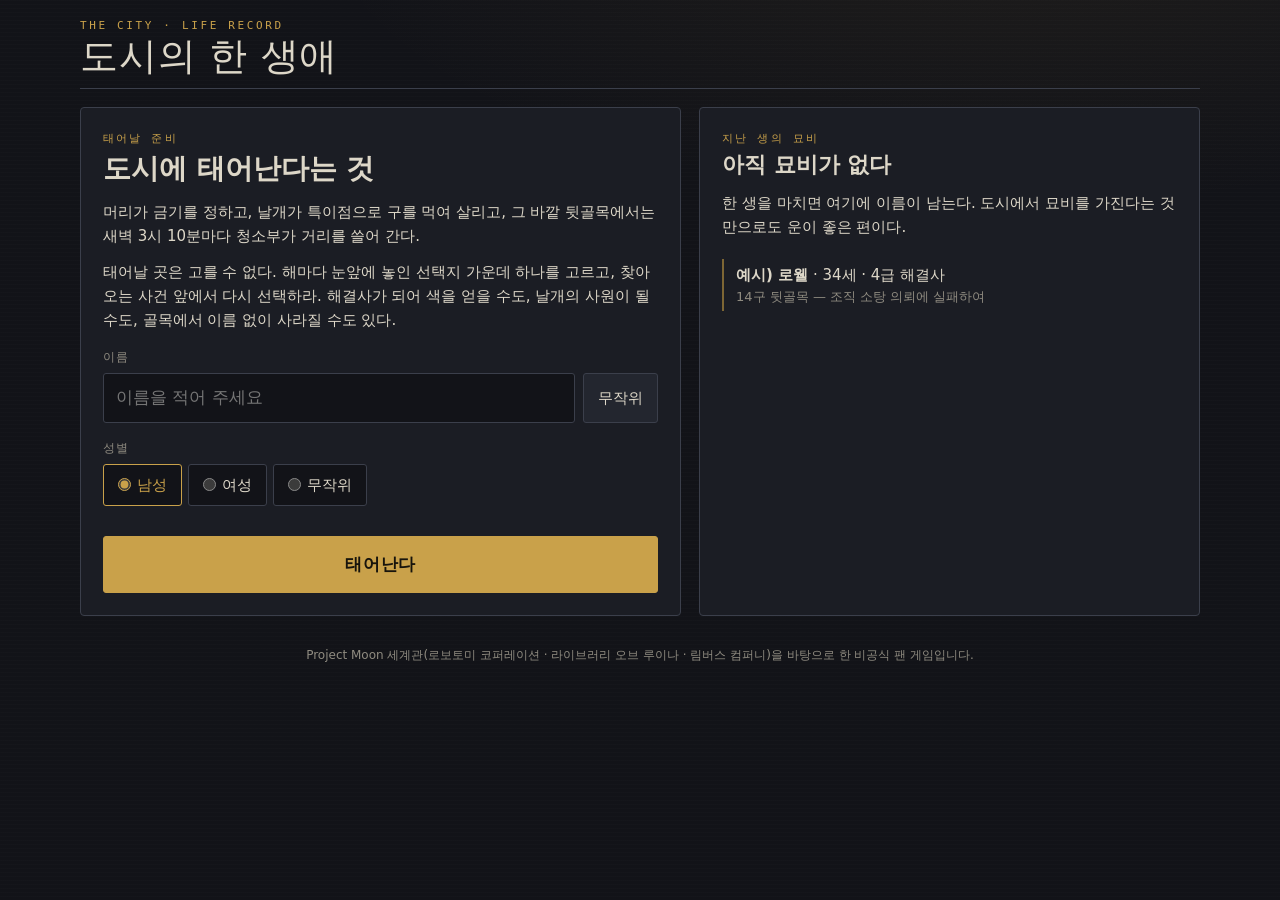
<file: index.html>
<!doctype html>
<html lang="ko">
<head>
<meta charset="utf-8">
<meta name="viewport" content="width=device-width, initial-scale=1, viewport-fit=cover">
<title>도시의 한 생애</title>
<meta name="claude:viewport-fit-sides" content="cover">
<style>
/* Layout: 서류철처럼 쌓인 한 사람의 기록 — 왼쪽 신상 카드, 오른쪽 연대기, 아래 행동 패널 */
:root {
  --bg: #121318;
  --panel: #1b1d24;
  --panel-2: #23262f;
  --line: #34374250;
  --line-strong: #3b3f4b;
  --fg: #ddd7c8;
  --muted: #8f8b80;
  --brass: #c9a14a;
  --brass-dim: #7d6634;
  --blood: #b2443a;
  --mind: #5a9a94;
  --good: #8db36a;
  --display: system-ui, -apple-system, "Apple SD Gothic Neo", "Malgun Gothic", sans-serif;
  --serif: system-ui, -apple-system, "Apple SD Gothic Neo", "Malgun Gothic", sans-serif;
  --sans: system-ui, -apple-system, "Apple SD Gothic Neo", "Malgun Gothic", sans-serif;
  --mono: ui-monospace, "SFMono-Regular", Menlo, Consolas, monospace;
  color-scheme: dark;
}
* { box-sizing: border-box; }
html, body { min-height: 100%; }
body {
  margin: 0;
  background: var(--bg);
  color: var(--fg);
  font-family: var(--sans);
  font-size: 15px;
  line-height: 1.6;
  padding-left: max(16px, env(safe-area-inset-left, 0px));
  padding-right: max(16px, env(safe-area-inset-right, 0px));
  padding-block: 20px 40px;
  background-image:
    radial-gradient(1200px 500px at 80% -10%, #c9a14a12, transparent 60%),
    repeating-linear-gradient(0deg, transparent 0 3px, #ffffff03 3px 4px);
}
button, input { font: inherit; color: inherit; }
button:focus-visible, input:focus-visible { outline: 2px solid var(--brass); outline-offset: 2px; }
.wrap { max-width: 1120px; margin: 0 auto; display: grid; gap: 18px; }

header.top { display: flex; align-items: baseline; justify-content: space-between; gap: 12px; flex-wrap: wrap; border-bottom: 1px solid var(--line-strong); padding-bottom: 10px; }
.brand { font-family: var(--display); font-size: clamp(26px, 5vw, 38px); letter-spacing: 0.02em; line-height: 1.1; color: var(--fg); }
.brand small { display: block; font-family: var(--mono); font-size: 11px; letter-spacing: 0.24em; color: var(--brass); text-transform: uppercase; margin-bottom: 4px; }
.top-actions { display: flex; gap: 8px; flex-wrap: wrap; }

.btn { background: var(--panel-2); border: 1px solid var(--line-strong); padding: 8px 14px; border-radius: 3px; cursor: pointer; transition: border-color .15s, background .15s; text-align: left; }
.btn:hover:not(:disabled) { border-color: var(--brass); }
.btn:disabled { opacity: .38; cursor: not-allowed; }
.btn.primary { background: var(--brass); color: #17140c; border-color: var(--brass); font-weight: 700; }
.btn.primary:hover:not(:disabled) { background: #d8b25c; }
.btn.ghost { background: transparent; }
.btn.danger { border-color: #b2443a80; }

/* 시작 화면 */
.intro { display: grid; grid-template-columns: minmax(0, 1.2fr) minmax(0, 1fr); gap: 18px; }
.intro .card { padding: 22px; }
.intro h2 { font-family: var(--display); font-weight: 700; font-size: 28px; margin: 0 0 8px; text-wrap: balance; }
.intro p { font-family: var(--serif); margin: 0 0 12px; color: var(--fg); max-width: 60ch; }
.field { display: grid; gap: 6px; margin: 16px 0; }
.field label { font-size: 12px; letter-spacing: .12em; color: var(--muted); }
.field-row { display: flex; gap: 8px; }
.field input { flex: 1; min-width: 0; background: var(--bg); border: 1px solid var(--line-strong); padding: 10px 12px; border-radius: 3px; font-size: 17px; }
.seg { display: flex; gap: 6px; flex-wrap: wrap; }
.seg label { display: flex; align-items: center; gap: 6px; background: var(--bg); border: 1px solid var(--line-strong); padding: 8px 14px; border-radius: 3px; cursor: pointer; font-size: 15px; letter-spacing: 0; color: var(--fg); }
.seg input { accent-color: var(--brass); margin: 0; }
.seg label:has(input:checked) { border-color: var(--brass); color: var(--brass); }
.graves { display: grid; gap: 8px; }
.grave { border-left: 2px solid var(--brass-dim); padding: 4px 0 4px 12px; }
.grave b { font-family: var(--serif); }
.grave span { display: block; font-size: 13px; color: var(--muted); }

.card { background: var(--panel); border: 1px solid var(--line-strong); border-radius: 4px; }
.eyebrow { font-family: var(--mono); font-size: 11px; letter-spacing: .2em; text-transform: uppercase; color: var(--brass); }

/* 게임 화면 */
.game { display: grid; grid-template-columns: 320px minmax(0, 1fr); gap: 18px; align-items: start; }
.sheet { padding: 18px; display: grid; gap: 14px; position: sticky; top: calc(env(safe-area-inset-top, 0px) + 12px); }
.who h2 { font-family: var(--display); font-weight: 700; font-size: 30px; margin: 2px 0 0; line-height: 1.15; }
.who .meta { color: var(--muted); font-size: 13px; }
.kv { display: grid; grid-template-columns: auto 1fr; gap: 4px 12px; font-size: 14px; }
.kv dt { color: var(--muted); }
.kv dd { margin: 0; text-align: right; font-variant-numeric: tabular-nums; }
.money { font-family: var(--mono); color: var(--brass); }
.bar { display: grid; gap: 4px; }
.bar-head { display: flex; justify-content: space-between; font-size: 13px; }
.bar-head span:last-child { font-family: var(--mono); font-variant-numeric: tabular-nums; }
.bar-track { height: 7px; background: var(--bg); border: 1px solid var(--line-strong); border-radius: 1px; overflow: hidden; }
.bar-fill { height: 100%; transition: width .4s ease; }
.virtues { display: grid; grid-template-columns: 1fr 1fr; gap: 8px; }
.virtue { background: var(--bg); border: 1px solid var(--line-strong); padding: 8px 10px; border-radius: 3px; display: grid; grid-template-columns: 1fr auto; align-items: baseline; }
.virtue .name { font-size: 13px; color: var(--muted); }
.virtue .rank { font-family: var(--display); font-size: 20px; color: var(--brass); line-height: 1; }
.virtue .num { grid-column: 1 / -1; font-family: var(--mono); font-size: 12px; color: var(--muted); }
.chips { display: flex; flex-wrap: wrap; gap: 6px; }
.chip { font-size: 12px; border: 1px solid var(--brass-dim); color: var(--brass); padding: 2px 8px; border-radius: 2px; }
.chip.warn { border-color: #b2443a90; color: #e07a6f; }

.main { display: grid; gap: 18px; min-width: 0; }
.panel { padding: 16px 18px; }
.panel-head { display: flex; justify-content: space-between; align-items: center; gap: 10px; flex-wrap: wrap; margin-bottom: 12px; }
.panel-head h3 { margin: 0; font-family: var(--display); font-weight: 700; font-size: 20px; }
.ap { font-family: var(--mono); font-size: 13px; color: var(--muted); }
.ap b { color: var(--brass); }
.groups { display: grid; gap: 14px; }
.mang { margin-bottom: 14px; }
.combat .fighters { display: grid; grid-template-columns: minmax(0, 1fr) minmax(0, 1fr); gap: 14px; margin-bottom: 12px; }
.combat .fighters > div { display: grid; gap: 8px; align-content: start; }
.foe-meta { font-size: 12px; color: var(--muted); }
.modal .clash { background: var(--bg); border: 1px solid var(--line-strong); padding: 8px 12px; margin-bottom: 12px; font-size: 13px; display: grid; gap: 4px; }
.modal .clash p { margin: 0; font-family: var(--sans); white-space: normal; }
.modal .clash p:last-child { color: var(--fg); }
.modal .clash p:not(:last-child) { color: var(--muted); }
/* 합 연출 */
.clash-fx { display: flex; justify-content: center; align-items: center; gap: 18px; height: 46px; margin-bottom: 10px; font-family: var(--display); font-size: 30px; font-weight: 700; font-variant-numeric: tabular-nums; }
.cf-me { color: var(--mind); animation: cf-left .42s cubic-bezier(.2,.9,.3,1.3) both; }
.cf-foe { color: var(--blood); animation: cf-right .42s cubic-bezier(.2,.9,.3,1.3) both; }
.cf-x { color: var(--brass); font-size: 22px; animation: cf-pop .35s ease-out .28s both; }
.clash-fx.win .cf-me, .clash-fx.lose .cf-foe { text-shadow: 0 0 14px currentColor; }
.clash-fx.win .cf-foe, .clash-fx.lose .cf-me { animation-name: cf-right-dim; }
.clash-fx.win .cf-foe { animation-name: cf-right-dim; }
.clash-fx.lose .cf-me { animation-name: cf-left-dim; }
@keyframes cf-left { from { transform: translateX(-90px); opacity: 0; } 70% { transform: translateX(10px); opacity: 1; } to { transform: none; } }
@keyframes cf-right { from { transform: translateX(90px); opacity: 0; } 70% { transform: translateX(-10px); opacity: 1; } to { transform: none; } }
@keyframes cf-left-dim { from { transform: translateX(-90px); opacity: 0; } 70% { transform: translateX(10px); opacity: 1; } to { transform: translateX(-6px); opacity: .35; } }
@keyframes cf-right-dim { from { transform: translateX(90px); opacity: 0; } 70% { transform: translateX(-10px); opacity: 1; } to { transform: translateX(6px); opacity: .35; } }
@keyframes cf-pop { from { transform: scale(2.4); opacity: 0; } to { transform: none; opacity: 1; } }
.combat.hit { animation: hit-shake .32s ease-out; }
@keyframes hit-shake { 0%, 100% { transform: none; } 20% { transform: translateX(-8px); } 40% { transform: translateX(7px); } 60% { transform: translateX(-5px); } 80% { transform: translateX(3px); } }
/* 보스 대사: 화려하게 빛나며 흔들리는 글자 */
.modal .boss-line { text-align: center; margin: 2px 0 12px; line-height: 1.6; white-space: normal; }
.boss-line span { display: inline-block; }
.boss-line.grand { font-size: 20px; font-weight: 700; }
.boss-line.grand span { animation: tremble .16s infinite alternate, flare 1.4s ease-in-out infinite; text-shadow: 0 0 10px #e2553f, 0 0 22px #c9a14a88; }
.boss-line.faint { font-size: 16px; font-style: italic; color: var(--muted); }
.boss-line.red, .boss-line.shatter, .boss-line.burn, .boss-line.fade { font-size: 20px; font-weight: 700; }
.boss-line.red span { animation: tremble .16s infinite alternate, flare-red 1.2s ease-in-out infinite; text-shadow: 0 0 10px #ff2a2a, 0 0 24px #b0000088; }
.boss-line.shatter span { animation: tremble .14s 8 alternate, flare-red 1.2s ease-in-out infinite, shatter .7s ease-in 1.4s forwards; text-shadow: 0 0 10px #ff2a2a, 0 0 24px #b0000088; }
.boss-line.burn span { animation: tremble .12s infinite alternate, burn .5s ease-in-out infinite alternate; }
.boss-line.fade span { animation: tremble .2s infinite alternate, flare-red 1.4s ease-in-out infinite, fadeaway 3s ease-out 1s forwards; text-shadow: 0 0 10px #ff2a2a; }
@keyframes flare-red { 0%, 100% { color: #ff4a3d; } 50% { color: #ffb0a0; } }
@keyframes shatter { to { transform: translate(var(--dx), var(--dy)) rotate(var(--rot)); opacity: 0; } }
@keyframes burn { from { color: #ffd34d; text-shadow: 0 0 6px #ff7a00, 0 -4px 14px #ff2a00, 0 -10px 22px #ff000088; } to { color: #ff5a1a; text-shadow: 0 0 10px #ffb000, 0 -8px 20px #ff3a00, 0 -16px 30px #ff000066; } }
@keyframes fadeaway { to { opacity: .18; filter: blur(1px); } }
.boss-line.faint span { animation: tremble .5s infinite alternate; }
@keyframes tremble { from { transform: translate(-1px, 1px) rotate(-1.5deg); } to { transform: translate(1px, -1px) rotate(1.5deg); } }
@keyframes flare { 0%, 100% { color: #f3d27a; } 50% { color: #ff6a4d; } }
@media (prefers-reduced-motion: reduce) { .clash-fx span, .combat.hit, .boss-line span { animation: none !important; } }
.moves { display: grid; grid-template-columns: repeat(auto-fill, minmax(150px, 1fr)); gap: 8px; }
.moves .btn small { display: block; color: var(--muted); font-size: 11px; line-height: 1.4; }
.rings-tag { color: var(--brass); font-size: 16px; letter-spacing: .1em; }
.kv dd.teach { font-size: 12px; }
@media (max-width: 520px) { .combat .fighters { grid-template-columns: minmax(0, 1fr); } }
.turn .scene { font-family: var(--serif); margin: 0 0 14px; }
.turn .last { margin: 0 0 12px; padding: 10px 12px; background: var(--bg); border-left: 2px solid var(--brass-dim); color: #bdb7a8; font-size: 14px; white-space: pre-line; }
.turn .choices .btn { padding: 12px 14px; }
.tools { display: flex; flex-wrap: wrap; gap: 8px; margin-top: 12px; padding-top: 12px; border-top: 1px dashed var(--line-strong); }
.tools .btn small { display: block; color: var(--muted); font-size: 12px; }
.rings { display: flex; flex-wrap: wrap; gap: 6px; }
.ring { display: grid; gap: 2px; padding: 6px 12px; color: var(--brass); letter-spacing: .1em; }
.ring small { color: var(--muted); font-size: 11px; letter-spacing: 0; }
.ring.on { border-color: var(--brass); background: #c9a14a1f; }
.group-title { font-size: 12px; letter-spacing: .14em; color: var(--muted); margin-bottom: 6px; }
.acts { display: grid; grid-template-columns: repeat(auto-fill, minmax(170px, 1fr)); gap: 8px; }
.act { display: grid; gap: 2px; padding: 10px 12px; }
.act b { font-weight: 500; }
.act small { color: var(--muted); font-size: 12px; line-height: 1.4; }
.advance { width: 100%; text-align: center; padding: 14px; font-size: 17px; margin-top: 14px; font-family: var(--display); font-weight: 700; letter-spacing: .04em; }

.log { padding: 6px 18px 18px; max-height: 560px; overflow-y: auto; }
.year { padding: 14px 0; border-bottom: 1px dashed var(--line-strong); display: grid; grid-template-columns: 64px minmax(0, 1fr); gap: 12px; }
.year:last-child { border-bottom: 0; }
.year .age { font-family: var(--display); font-size: 22px; color: var(--brass); line-height: 1.2; }
.year .age small { display: block; font-family: var(--mono); font-size: 10px; color: var(--muted); letter-spacing: .1em; }
.entries { display: grid; gap: 6px; font-family: var(--serif); font-size: 15px; }
.entries p { margin: 0; max-width: 68ch; }
.entries .k-event { color: var(--fg); }
.entries .k-event b { color: var(--brass); font-family: var(--sans); font-size: 13px; margin-right: 6px; }
.entries .k-act { color: #bdb7a8; }
.entries .k-good { color: var(--good); }
.entries .k-bad { color: #e07a6f; }
.entries .k-death { color: var(--blood); font-weight: 700; }

/* 모달 */
.modal-back { position: fixed; inset: 0; background: #07080bcc; display: grid; place-items: center; padding: 20px max(16px, env(safe-area-inset-left, 0px)); z-index: 20; }
.modal { width: min(560px, 100%); padding: 22px; border-top: 3px solid var(--brass); max-height: 90vh; overflow-y: auto; }
.modal h3 { font-family: var(--display); font-weight: 700; font-size: 24px; margin: 4px 0 10px; text-wrap: balance; }
.modal p { font-family: var(--serif); margin: 0 0 16px; white-space: pre-line; }
.choices { display: grid; gap: 8px; }
.choices .btn small { display: block; color: var(--muted); font-size: 12px; }

/* 엔딩 */
.ending { padding: 26px; display: grid; gap: 14px; border-top: 3px solid var(--blood); }
.ending h2 { font-family: var(--display); font-weight: 700; font-size: 34px; margin: 0; }
.epitaph { font-family: var(--serif); font-size: 18px; border-left: 2px solid var(--brass); padding-left: 14px; max-width: 60ch; }

.foot { color: var(--muted); font-size: 12px; text-align: center; }

@media (max-width: 820px) {
  .game, .intro { grid-template-columns: minmax(0, 1fr); }
  .sheet { position: static; }
  .log { max-height: none; }
}
@media (prefers-reduced-motion: reduce) { * { transition: none !important; } }
</style>
</head>
<body>
<div class="wrap">
  <header class="top">
    <div class="brand"><small>The City · Life Record</small>도시의 한 생애</div>
    <div class="top-actions" id="topActions"></div>
  </header>
  <div id="screen"></div>
  <p class="foot">Project Moon 세계관(로보토미 코퍼레이션 · 라이브러리 오브 루이나 · 림버스 컴퍼니)을 바탕으로 한 비공식 팬 게임입니다.</p>
</div>
<div id="modalRoot"></div>

<script>
"use strict";
// ───────── 유틸 ─────────
const rand = (a, b) => Math.floor(Math.random() * (b - a + 1)) + a;
const chance = p => Math.random() < p;
const pick = arr => arr[Math.floor(Math.random() * arr.length)];
const clamp = (v, a, b) => Math.max(a, Math.min(b, v));
const fmt = n => Math.round(n).toLocaleString("ko-KR");
const esc = t => String(t).replace(/[&<>"]/g, c => ({ "&": "&amp;", "<": "&lt;", ">": "&gt;", '"': "&quot;" }[c]));
const $ = sel => document.querySelector(sel);

// 테스트 서버(test.html)는 저장 기록을 따로 쓴다
const SAVE_KEY = window.CITY_TEST ? "cityLife.test.save.v1" : "cityLife.save.v1";
const GRAVE_KEY = window.CITY_TEST ? "cityLife.test.graves.v1" : "cityLife.graves.v1";
const store = {
  get(k) { try { return JSON.parse(localStorage.getItem(k)); } catch (e) { return null; } },
  set(k, v) { try { localStorage.setItem(k, JSON.stringify(v)); } catch (e) {} },
  del(k) { try { localStorage.removeItem(k); } catch (e) {} },
};

// ───────── 세계 데이터 ─────────
const VIRTUES = [["fort", "용기"], ["prud", "신중"], ["temp", "자제"], ["just", "정의"]];
const GENDERS = { m: "남성", f: "여성" };
const ZONES = { nest: "둥지", back: "뒷골목", out: "외곽", wing: "날개 구역", spider: "거미집", hcorp: "H사 구역", sisyphe: "시지프 백화점", hatch: "R사 부화장", wlost: "열차 사이" };
// 시지프 백화점: N사의 금기를 어겨 시지프형을 받은 사람이 들어가는 곳. 층을 오르다 지면 지하 1층으로 굴러떨어진다.
const FLOORS = ["지하 1층 푸드코트", "1층 잡화관", "2층 의류관", "3층 가전관", "4층 상영관", "옥상"];
const FLOOR_FOES = ["푸드코트 점원", "잡화관 매니저", "의류관 마네킹들", "가전관 보안 요원", "상영관 안내원"];
const isN = () => (s.job?.type === "wing" && s.job.co === "N사") || (s.zone === "wing" && s.wingCo === "N사");
// H사는 날개 가운데 하나다. 다만 세 가문과 흑수가 있어 구역의 모습은 다른 날개와 다르다.
const isH = st => st.zone === "hcorp" || (st.zone === "wing" && st.wingCo === "H사");
const isS = st => st.zone === "wing" && st.wingCo === "S사";
const zkey = st => (isH(st) ? "hcorp" : isS(st) ? "scorp" : st.zone);
const nestLike = st => (st.zone === "nest" || st.zone === "wing") && !isH(st) && !isS(st);
const streetLike = st => st.zone === "back" || st.zone === "out";
// 거미집의 아비들. 시오미 요루(소지)는 탈출 전까지 거미집에 남아 있다.
const ABI = {
  "뤼엔": { finger: "검지", str: 170, mang: 3, loot: ["남겨진 신탁", "계속 울리는 단말기"], desc: "검은 양복에 가면을 쓴 검지의 신탁 대행자. 거미집의 판을 짠 사람이고, 모든 것을 지령의 이름으로 행한다." },
  "발렌치나": { finger: "엄지", full: "발렌치나 보냐텔리", str: 130, mang: 1, loot: ["오딘의 눈", "레이피어"], line: "씨발, 어디 싸돌아다니다 이제 기어 나왔어, 이 배은망덕한 새끼야? 키워 준 은혜도 모르고 좆같이 도망을 쳐? 이리 와, 오늘 다리몽둥이 부러질 줄 알아.", desc: "보냐텔리 가문에서 쫓겨난 연기 전쟁의 영웅. 합을 주고받을수록 빨라지는 속검술 팔레르모, 오른눈에 박힌 오딘의 눈." },
  "마티아스": { finger: "중지", str: 160, mang: 0, loot: ["레바테인", "앙갚음 장부 [번외]"], desc: "중지의 큰형님. 봉인 붕대가 한 겹씩 풀릴 때마다 대검 레바테인이 열기를 토한다.", line: "어이, 막내! 식구가 집을 나가면 쓰나. 큰형님이 직접 데리러 왔다!" },
  "칼리스토": { finger: "약지", str: 112, mang: 0, loot: ["티비아", "마에스트로의 반지"], desc: "약지 신체파의 전직 마에스트로. 뼈와 근육을 늘이는 티비아를 휘두르고, 개조 인형들을 부린다.", line: "아아, 여기 계셨군요. 당신은 아직 미완성입니다. 제가 마저 완성해 드리지요." },
  "요루": { finger: "소지", full: "시오미 요루", str: 74, mang: 0, desc: "하얀 시로무쿠 차림의 어머니. 지혜성도가 지나간 자리마다 파란 검흔이 남는다." },
};
const H_FAMILIES = ["가씨 가문", "설씨 가문", "사씨 가문"];
// 흑수: 환을 먹고 흑수가 되어, 재갈을 쥔 주인을 호위하는 H사의 병기. 가장 높은 자리는 필두.
const HEISHOU = ["묘", "사", "술", "신", "진", "유", "인", "오", "미", "해", "축"];
const HEISHOU_RANKS = ["흑수", "필두"];
const SHIPS = ["회색 고래", "검은 물보라", "녹슨 닻", "새벽 갈매기", "끝없는 수평선"];
const LAKE_FOES = ["호수 밑에서 올라온 거대한 그림자", "대호수의 식인 어군", "안개 속의 유령선", "촉수 달린 괴어"];
const TABOO_FOES = ["시간을 되감으려는 연구자", "인공지능에 몸을 맡긴 자", "복제인간 공장의 주인", "금기 기술 밀매상"];
const CLAW_TARGETS = ["금기를 어긴 날개의 임원", "특이점을 빼돌린 연구 집단", "금기 연구를 숨긴 특색 해결사"];
const COMMISSION_FOES = ["뒷골목 조직원들", "용병 무리", "도망친 개조인간", "폭주한 의체 사용자", "경쟁 사무소의 해결사"];
const DOG_NAMES = ["보리", "콩이", "까망이", "뭉치"];
const BLOOD_RANKS = ["갓 태어난 혈귀", "혈귀", "오래된 혈귀", "혈귀 귀족"];
const MANSIONS = ["은빛 장미 저택", "둥지 언덕의 아르덴 저택", "금박 담장의 로웰가", "11구의 오래된 저택", "검은 철문 집안"];
const INTRUDERS = ["저택에 숨어든 도둑들", "주인을 노린 자객", "경쟁 가문의 사병들", "뒷골목 조직원들"];
const BLOOD_FOES = ["굶주린 혈귀", "혈귀 무리", "혈귀 가문의 버틀러들", "오래된 혈귀"];
const RUIN_FOES = ["유적의 수호 기계", "무너진 회랑의 괴물", "경쟁 도굴꾼들", "잠에서 깬 무언가"];
// 유물: 위력을 주지만 해마다 대가를 받아 간다
const RELICS = [
  { name: "울부짖는 창", pow: 15, curse: "sp", desc: "휘두를 때마다 누군가의 비명이 들린다." },
  { name: "피를 먹는 검", pow: 18, curse: "hp", desc: "주인의 피도 가리지 않는다." },
  { name: "시간의 모래시계", pow: 6, stat: "prud", curse: "sp", desc: "모래가 거꾸로 흐를 때가 있다." },
  { name: "침묵의 가면", pow: 8, stat: "temp", curse: "sp", desc: "쓰고 있으면 자기 목소리가 들리지 않는다." },
  { name: "녹슨 왕관", pow: 5, rep: 20, curse: "hp", desc: "이마를 조금씩 파고든다." },
  { name: "꺼지지 않는 심장", pow: 12, curse: "sp", desc: "주머니 속에서 아직도 뛰고 있다." },
  { name: "궁니르", pow: 22, curse: "sp", desc: "던지면 반드시 표적을 꿰뚫고 주인의 손으로 돌아온다. 돌아올 때마다 마음 한 조각을 가져온다." },
  // 히든 보스 뇌횡의 전리품: 유적에서는 나오지 않는다
  { name: "카포의 모자", pow: 10, rep: 30, hidden: true, desc: "동부 엄지 카포 IIII의 모자. 쓰고 있으면 골목의 조직원들이 먼저 길을 비킨다." },
  { name: "천퇴성도", pow: 25, hidden: true, desc: "소지의 천퇴성이 쓰던 칼. 베기도 전에 상대가 물러선다." },
  // 거미집 아비들의 전리품
  { name: "남겨진 신탁", pow: 15, stat: "prud", hidden: true, desc: "뤼엔이 끝내 수행하지 못한 지령이 적힌 종이. 글씨가 아직 마르지 않았다." },
  { name: "계속 울리는 단말기", pow: 10, curse: "sp", hidden: true, desc: "검지의 단말기. 주인이 죽었는데도 새 지령 알림이 멈추지 않는다." },
  { name: "오딘의 눈", pow: 18, stat: "prud", hidden: true, desc: "발렌치나의 오른눈에 박혀 있던 유물. 다가올 찰나를 먼저 보여 준다." },
  { name: "레이피어", pow: 16, hidden: true, desc: "코등이에 리볼버 약실이 달린 레이피어. 탄을 격발해 검신을 쏘아 낸다." },
  { name: "레바테인", pow: 24, curse: "hp", hidden: true, desc: "세 겹의 붕대로 봉인된 대검. 붕대를 풀 때마다 쥔 손까지 태운다." },
  { name: "앙갚음 장부 [번외]", pow: 12, stat: "just", hidden: true, desc: "중지가 갚아야 할 원한을 적어 둔 장부의 번외편. 마지막 장에 마티아스의 이름이 있다." },
  { name: "티비아", pow: 15, hidden: true, desc: "뼈와 근육을 늘이고 비트는 칼리스토의 주 무기." },
  { name: "마에스트로의 반지", pow: 10, stat: "temp", hidden: true, desc: "약지 마에스트로의 증표. 끼고 있으면 모든 것이 재료로 보인다." },
  // 붉은 안개의 전리품
  { name: "미미크리 [프로토타입]", pow: 30, curse: "hp", hidden: true, desc: "붉은 안개가 쓰던 E.G.O 무기의 시제품. 벤 것을 먹고 주인의 피도 탐낸다." },
  { name: "다스리는 황제의 왕관", pow: 30, rep: 30, curse: "sp", hidden: true, desc: "연기 전쟁의 전장을 다스리던 바퀴황제의 왕관. 쓰면 벌레들이 고개를 숙이고, 밤마다 군단의 발소리가 들린다." },
  { name: "금옥기외 패서기중[金玉基外 敗絮其中]", pow: 28, curse: "sp", hidden: true, desc: "겉은 금과 옥이요 속은 썩은 솜이라. 전 가주의 몸에서 나온 것. 쥐고 있으면 선인들의 시선이 느껴진다." },
  { name: "지혜성도", pow: 20, hidden: true, desc: "소지의 오오타치. 베고 지나간 자리에 파란 검흔이 남는다." },
  { name: "자양화", pow: 8, stat: "temp", hidden: true, desc: "푸른 수국 장식. 쥐고 있으면 이유 모를 그리움이 밀려온다." },
  // 대호수의 전리품
  { name: "창백한 고래의 심장", pow: 35, curse: "sp", hidden: true, desc: "아직도 느리게 뛰는 거대한 심장. 귀를 대면 파도 소리와 누군가의 집착이 들린다." },
  { name: "청새치 고래의 위턱", pow: 40, curse: "hp", hidden: true, desc: "창처럼 길게 뻗은 위턱. 쥐는 손바닥이 늘 조금씩 베인다." },
  { name: "새빨간 고래의 혓바닥", pow: 38, curse: "sp", hidden: true, desc: "아직도 붉고 축축한 혓바닥. 밤마다 무언가를 맛보고 싶어진다." },
];
// 마지막 글자에 받침이 있는지 (조사 고르기용)
const hasBatchim = w => { const c = w.charCodeAt(w.length - 1) - 0xac00; return c >= 0 && c <= 11171 && c % 28 !== 0; };
// 대호수의 고래들. 거대한 만큼 느려서 합에서는 위력의 일부(clashScale)만 쓴다.
const WHALES = [
  { id: "paleWhale", flag: "whaleDone", ach: "whale", name: "창백한 고래", hp: 5000, str: 500, clashScale: 0.5, min: 200, loot: "창백한 고래의 심장",
    intro: "항해 중 호수의 물빛이 하얗게 바랬다. 수면 아래에서 섬만 한 그림자가 떠오른다.",
    desc: "숨 한 번에 파도가 일고, 꼬리 한 번에 배가 기운다. 너무 거대해서 움직임이 느리다. 그 틈을 노려야 한다.",
    end: "작살이 심장에 닿았다. 창백한 고래가 천천히 가라앉으며 호수 전체가 고요해졌다." },
  { id: "marlinWhale", flag: "marlinDone", ach: "marlin", name: "청새치 고래", hp: 4800, str: 760, clashScale: 0.37, min: 240, loot: "청새치 고래의 위턱",
    intro: "수면을 가르며 창 같은 위턱이 솟구쳤다. 돛대 하나가 단번에 꿰뚫려 부러졌다.",
    desc: "창처럼 뻗은 위턱으로 배를 꿰뚫는 고래. 셋 중 가장 빠르고 가장 사납다.",
    end: "위턱을 피해 등 위로 뛰어올라 작살을 박아 넣었다. 청새치 고래가 마지막으로 하늘을 향해 솟구쳤다가 떨어졌다." },
  { id: "redWhale", flag: "redWhaleDone", ach: "redWhale", name: "새빨간 고래", hp: 6000, str: 670, clashScale: 0.4, min: 240, loot: "새빨간 고래의 혓바닥",
    intro: "호수가 피처럼 붉게 물들었다. 거대한 입이 열리며 물이 소용돌이친다.",
    desc: "무엇이든 삼키는 붉은 고래. 가장 거대하고 가장 질기다.",
    end: "붉은 입 안쪽 깊숙이 작살을 꽂았다. 새빨간 고래가 몸을 비틀며 가라앉자 붉은 물빛도 천천히 걷혔다." },
];
// 소지의 별호: 36천강과 72지살. 태어날 때 정해지고 평생 잃지 않는다.
// 소지는 별호일 뿐 들어갈 수 있는 조직이 아니다. 별을 가진 이들은 대개 다른 곳에 속해 있고, 누가 별을 가졌는지 서로 모른다.
// 천퇴성(뇌횡)과 지혜성(시오미 요루)은 이미 주인이 있다.
const TIANGANG = ["천괴성", "천강성", "천기성", "천한성", "천용성", "천웅성", "천맹성", "천위성", "천영성", "천귀성", "천부성", "천만성", "천고성", "천상성", "천우성", "천공성", "천속성", "천이성", "천구성", "천수성", "천검성", "천평성", "천죄성", "천손성", "천패성", "천뢰성", "천혜성", "천폭성", "천곡성", "천미성", "천교성", "천암성", "천퇴성", "천살성", "천재성", "천호성"];
const DISHA = ["지괴성", "지살성", "지용성", "지걸성", "지웅성", "지위성", "지영성", "지기성", "지맹성", "지문성", "지정성", "지벽성", "지합성", "지강성", "지암성", "지축성", "지회성", "지좌성", "지우성", "지령성", "지수성", "지미성", "지희성", "지광성", "지비성", "지쾌성", "지명성", "지진성", "지퇴성", "지만성", "지은성", "지이성", "지리성", "지준성", "지락성", "지첩성", "지속성", "지계성", "지마성", "지요성", "지유성", "지복성", "지공성", "지손성", "지노성", "지찰성", "지악성", "지추성", "지장성", "지단성", "지각성", "지사성", "지음성", "지형성", "지평성", "지구성", "지적성", "지모성", "지폐성", "지건성", "지멸성", "지허성", "지주성", "지패성", "지묘성", "지전성", "지교성", "지혼성", "지보성", "지환성", "지월성", "지혜성"];
const TAKEN_STARS = ["천퇴성", "지혜성"];
// 별호가 있는 사람만 소지 소속으로 표시된다
const starLine = st => (st.starKnown && st.birthStar ? `소지 · ${STAR_TIER[st.birthStar.tier]} ${st.birthStar.name}` : "");
const STAR_TIER = { disha: "72지살", tiangang: "36천강" };
const relicOf = n => RELICS.find(r => r.name === n);
const SCENES = {
  back: ["골목에 녹슨 비가 내린다.", "멀리서 해결사들의 총성이 들린다.", "옆방 사람이 또 바뀌었다.", "골목 끝 공방에서 용접 불꽃이 튄다."],
  out: ["외곽의 바람이 모래를 실어 온다.", "폐허 너머에서 정체 모를 울음소리가 들린다.", "오늘도 물을 구하는 게 일이다."],
  nest: ["둥지의 거리는 오늘도 깨끗하다.", "광고판이 새 앰플을 자랑한다.", "검문소 앞 줄이 길다."],
  wing: ["날개의 로고가 새겨진 창 너머로 도시가 내려다보인다.", "사내 방송이 오늘의 생산 목표를 읽는다.", "보안 요원이 신분증을 다시 확인한다."],
  hcorp: ["처마 끝마다 붉은 등롱이 흔들린다.", "가문의 행렬이 지나가자 사람들이 고개를 숙인다.", "재갈을 쥔 주인 뒤로 흑수들이 말없이 따라 걷는다.", "찻집에서 보이차 향이 흘러나온다."],
  scorp: ["처마 끝에 풍경이 운다.", "장터에서 엿장수의 가위 소리가 들린다.", "갓을 쓴 사람들이 돌담길을 천천히 지나간다."],
  hatch: ["배양조의 기포 소리가 끝없이 이어진다.", "교관이 개체 번호를 하나씩 부른다.", "옆 침상의 아이가 오늘도 같은 꿈 이야기를 한다."],
  wlost: ["창밖으로 같은 역이 세 번째 지나간다.", "열차 칸의 끝이 보이지 않는다.", "누군가의 시계는 거꾸로, 누군가의 시계는 멈춰 있다."],
  sisyphe: ["안내 방송이 오늘의 특가를 읽는다.", "에스컬레이터가 끝없이 올라간다.", "푸드코트에서 통조림 따는 소리가 들린다."],
  spider: ["천장에서 거미줄 같은 실이 늘어진다.", "복도 끝에서 아비의 발소리가 지나간다.", "어딘가에서 아비들이 웃는 소리가 들린다."],
};
const NAMES = ["로웰", "하윤", "이든", "세라", "도윤", "카린", "밀레", "준", "아델", "시오", "레오", "나윤", "에단", "루카", "미르", "소라", "벨", "그레타", "오스카", "유리", "하람", "티모", "이사", "펠릭스", "다온", "노아", "비비안", "로아"];
const WINGS = [
  { co: "L사", flavor: "에너지 기업. 지하 시설에서 무엇을 관리하는지는 묻지 않는 것이 규칙이다." },
  { co: "K사", flavor: "재생 앰플을 만드는 회사. 상처가 아물기 전에 다시 출근하게 된다." },
  { co: "W사", flavor: "구 사이를 순식간에 잇는 워프 열차를 운영한다. 승무원은 청소 담당을 겸한다." },
  { co: "R사", flavor: "용병을 길러 내는 군사 기업. 팀 이름이 동물 이름이다." },
  { co: "N사", flavor: "경험을 통조림에 담는 날개. 영상을 남기는 것과 경험을 위조하는 것을 금기로 삼는다." },
  { co: "T사", flavor: "시간과 관련된 특이점을 쥐고 있다. 근무 시간이 늘 이상하게 길다." },
  { co: "S사", flavor: "조선을 닮은 날개. 기와집과 돌담길 사이로 갓을 쓴 사람들이 오간다." },
  { co: "H사", flavor: "가씨 · 설씨 · 사씨 세 가문이 이끄는 날개. 재갈을 쥔 주인 곁에는 늘 흑수가 있다." },
];
const FINGERS = [
  { name: "엄지", flavor: "철저한 위계. 윗사람의 말은 곧 법이다." },
  { name: "검지", flavor: "지령을 따른다. 이유는 묻지 않는다." },
  { name: "중지", flavor: "형제의 원한은 반드시 갚는다." },
  { name: "약지", flavor: "도시를 화폭 삼는 예술가들. 재료는 대개 사람이다." },
];
const SYNDS = ["갈고리 조직", "녹슨 사슬단", "검은 비늘 회", "9번가 형제단", "쥐구멍 상회", "회색 우산파"];
const COLOR_A = ["진홍", "청록", "회백", "금빛", "칠흑", "은회", "자홍", "적갈", "남빛", "잿빛"];
const COLOR_B = ["칼날", "늑대", "서리", "파도", "종소리", "안개", "망치", "장미", "등불", "메아리"];
const EGO_NAMES = ["꺼지지 않는 등불", "가시 돋친 서약", "잿빛 요람", "거꾸로 핀 꽃", "녹슨 맹세", "침묵하는 종", "부서진 나침반", "붉은 실타래", "깊은 우물", "새벽의 칼날"];
const ACH = {
  heir: "H사 가주 후보", head: "H사 가주", lord: "H사 군주", eternalHead: "영생을 얻은 가주", heishou: "흑수가 되다", pildu: "흑수 필두", captain: "대호수의 선장", pirateCaptain: "해적선장",
  hunterLegend: "전설의 금기사냥꾼", claw: "머리의 발톱",
  vampire: "혈귀가 되다", bloodNoble: "혈귀 귀족", bloodLegend: "전설의 혈귀 사냥꾼", butlerChief: "저택의 우두머리", relic: "유물 발견", relic5: "유물 수집가",
  leiHeng: "동부십검을 꺾다", roachEmperor: "바퀴황제를 쓰러뜨리다", kali: "붉은 안개를 베다", whale: "창백한 고래를 잡다", marlin: "청새치 고래를 잡다", redWhale: "새빨간 고래를 잡다", disha: "72지살", tiangang: "36천강", hatchery: "부화장 출신", lost: "길 잃은 자", lostReturn: "열차에서 돌아오다", rcorpTop: "R사 팀장", wcleanTop: "1등급 정리요원", blackcloudTop: "흑운회 조장", geomgyeTop: "검계의 우두",
  spiderEscape: "거미집 탈출", sisyphe: "시지프형", sisypheOut: "형기 만료", abiSlayer: "아비를 베다", spiderEnd: "거미집의 끝",
  nest: "둥지 입성", wing: "날개 입사", fixer: "해결사 자격", grade1: "1급 해결사", color: "특색 해결사",
  finger: "손가락의 일원", taboo: "금기를 건드림", night: "청소부를 베다",
  oldage: "천수를 누림", ego: "E.G.O 개화", shin: "신(心) 터득", mang: "망(望) 발현", mang5: "다섯 겹의 망", egoUnstable: "불안정 E.G.O 개화", rich: "백만장자", family: "가정을 꾸림", aug: "온몸이 의체",
};

// ───────── 상태 ─────────
let s = null;
let queue = [];
let modalOpen = false;

function rollOrigin() {
  const r = Math.random();
  return r < 0.1 ? "nest" : r < 0.22 ? "wing" : r < 0.93 ? "back" : r < 0.97 ? "out" : "spider";
}
function newLife(name, gender, origin) {
  if (origin === "hatch") { const l = newLife(name, gender, "wing"); l.wingCo = "R사"; l.zone = "hatch"; l.hatchBorn = true; l.parents = 0; return l; }
  // "hcorp"는 H사 날개 출생을 뜻한다
  const forceH = origin === "hcorp";
  const zone = forceH ? "wing" : ZONES[origin] ? origin : rollOrigin();
  const wingCo = zone === "wing" ? (forceH || chance(0.45) ? "H사" : pick(WINGS.filter(w => w.co !== "H사")).co) : null;
  const base = (wingCo === "H사" ? 7 : { nest: 8, wing: 9, spider: 6 }[zone]) || 4;
  const life = {
    name: name || pick(NAMES),
    gender: gender === "m" || gender === "f" ? gender : pick(["m", "f"]),
    age: 0,
    district: rand(1, 25),
    zone,
    wingCo,
    spider: zone === "spider" ? { abi: ["뤼엔", "발렌치나", "마티아스", "칼리스토", "요루"], escaped: false, teach: {} } : null,
    hFamily: wingCo === "H사" && chance(0.4) ? pick(H_FAMILIES) : null,
    hatchBorn: wingCo === "R사" && chance(0.4),
    // 별호는 태어날 때 정해진다. 소지에 들어가면 그 별로 불린다.
    birthStar: (r => (r < 0.03 ? { tier: "tiangang", name: pick(TIANGANG.filter(n => !TAKEN_STARS.includes(n))) } : r < 0.1 ? { tier: "disha", name: pick(DISHA.filter(n => !TAKEN_STARS.includes(n))) } : null))(Math.random()),
    hp: 100, sp: 100,
    fort: rand(base, base + 8), prud: rand(base, base + 8), temp: rand(base, base + 8), just: rand(base, base + 8),
    money: 0, rep: 0,
    job: null, bestJob: null,
    partner: null, love: 0, married: false, kids: 0,
    parents: zone === "spider" ? 1 : 2, aug: 0, taboo: 0,
    ap: 1, offer: null, last: null,
    log: [], ach: [],
    alive: true, cause: null,
  };
  if (life.hatchBorn) { life.zone = "hatch"; life.parents = 0; }
  return life;
}

const apFor = st => (st.age < 6 ? 1 : st.age < 16 ? 2 : 3);
// 신(心) 숙련도 20마다 망(望) 고리 하나, 최대 다섯
// 정신력 최댓값. 완전한 E.G.O를 개화하면 100 늘어난다.
const spMax = st => 100 + (st.ego?.stable ? 100 : 0);
// 망(望) 고리: 신(心) 숙련도 20마다, 그리고 쌓아 온 각오 3마다 하나씩. 둘 중 작은 쪽까지만, 최대 다섯.
const maxRings = st => Math.min(5, Math.floor((st.shin || 0) / 20), Math.floor((st.resolve || 0) / 3));
const mangLoad = n => (n ? 4 * Math.pow(2, n - 1) : 0);
const power = st => (st.fort + st.just) / 2 + st.prud / 10 + st.aug * 3 + (st.ego ? (st.ego.stable ? 25 : 35) : 0)
  + (st.shin || 0) / 5 + (st.timeSense ? 5 : 0)
  + (st.starKnown && st.birthStar ? (st.birthStar.tier === "tiangang" ? 25 : 10) : 0) + (st.vampire ? 20 + st.vampire.rank * 8 : 0) + (st.relics || []).reduce((a, n) => a + (relicOf(n)?.pow || 0), 0);
const rankOf = v => (v >= 100 ? "EX" : ["I", "II", "III", "IV", "V"][Math.min(4, Math.floor(v / 20))]);
// 성별에 따른 문구: gx(남성, 여성)
const gx = (m, f) => (s && s.gender === "f" ? f : m);
const where = st => (st.zone === "hatch" ? "R사 부화장" : st.zone === "wlost" ? "W사 열차 사이의 어딘가" : st.zone === "sisyphe" ? `시지프 백화점 ${FLOORS[st.floor || 0]}` : st.zone === "spider" ? "거미집" : st.zone === "hcorp" ? `${st.district}구 H사 구역` : st.zone === "wing" ? `${st.district}구 ${st.wingCo} 날개 구역` : `${st.district}구 ${ZONES[st.zone]}`);

function jobLabel(j) {
  if (!j) return "없음";
  switch (j.type) {
    case "fixer": return j.color ? `특색 해결사 「${j.color}」` : `${j.grade}급 해결사`;
    case "wing": return `${j.co} ${["사원", "주임", "팀장", "부장", "임원"][j.rank]}`;
    case "synd": return `${j.name} ${["말단", "행동대원", "간부", "두목"][j.rank]}`;
    case "finger": return `${j.name} ${["견습", "정식 단원", "중견", "간부"][j.rank]}`;
    case "worker": return "공장 노동자";
    case "heishou": return `흑수 - ${j.branch}${j.rank ? " " + HEISHOU_RANKS[j.rank] : ""}`;
    case "hhead": return s?.eternal ? "영생을 얻은 H사 가주" : "H사 가주";
    case "hlord": return "H사 군주";
    case "sailor": return j.rank === 3 ? `「${j.ship}」호 선장` : `대호수 ${["갑판원", "항해사", "일등항해사"][j.rank]}`;
    case "pirate": return j.rank === 3 ? `해적선 「${j.ship}」의 선장` : `해적 ${["졸개", "갑판장", "부선장"][j.rank]}`;
    case "tabooHunter": return `${["수습", "정식", "베테랑", "전설의"][j.rank]} 금기사냥꾼`;
    case "claw": return "머리의 발톱";
    default: if (ORGS[j.type]) return ORGS[j.type].title(j) + ORGS[j.type].ranks[j.rank]; break;
    case "bloodHunter": return `${["견습", "정식", "베테랑", "전설의"][j.rank]} 혈귀 사냥꾼`;
    case "butler": return `${j.house}의 ${["견습 ", "", "수석 ", ""][j.rank]}${j.rank === 3 ? gx("집사장", "메이드장") : gx("전투 집사", "전투 메이드")}`;
    case "relicHunter": return `${["신참", "정식", "베테랑", "전설의"][j.rank]} 유적 탐사가`;
  }
}
function jobScore(j) {
  if (!j) return 0;
  if (j.type === "fixer") return j.color ? 100 : 10 + (10 - j.grade) * 8;
  if (j.type === "wing") return 40 + j.rank * 12;
  if (j.type === "finger") return 35 + j.rank * 15;
  if (j.type === "synd") return 15 + j.rank * 10;
  if (j.type === "bloodHunter") return 30 + j.rank * 15;
  if (j.type === "butler") return 15 + j.rank * 12;
  if (j.type === "relicHunter") return 20 + j.rank * 14;
  if (ORGS[j.type]) return 20 + j.rank * 15;
  return { claw: 120, hlord: 110, hhead: 70 }[j.type] ?? (j.type === "tabooHunter" ? 30 + j.rank * 15 : ["heishou", "sailor", "pirate"].includes(j.type) ? 12 + j.rank * 12 : 5);
}
function setJob(j) {
  s.job = j;
  if (j && jobScore(j) >= jobScore(s.bestJob)) s.bestJob = { ...j };
}

// ───────── 기록 ─────────
function yearEntry() {
  let y = s.log[s.log.length - 1];
  if (!y || y.age !== s.age) { y = { age: s.age, e: [] }; s.log.push(y); }
  return y;
}
function say(text, kind = "act", title) { if (text) yearEntry().e.push({ t: text, k: kind, h: title || null }); }
function achieve(id) {
  if (s.ach.includes(id)) return;
  s.ach.push(id);
  say(`업적 — ${ACH[id]}`, "good");
}

// ───────── 수치 변화 ─────────
function gain(stat, n) { s[stat] = clamp(s[stat] + n, 0, 130); return n; }
function heal(hp, sp) { s.hp = clamp(s.hp + (hp || 0), 0, 100); s.sp = clamp(s.sp + (sp || 0), 0, spMax(s)); }
// 각오: 유혹을 거절하고 자신을 마주한 선택이 쌓인 것. 신(心)과 망(望)의 조건이 된다.
function resolveUp(n = 1) { s.resolve = (s.resolve || 0) + n; }
function hurt(n, cause) {
  if (!s.alive) return;
  s.hp = clamp(s.hp - n, 0, 100);
  if (n >= 15) s.scars = (s.scars || 0) + 1;
  if (s.hp <= 0) die(cause);
}
// 단련이나 수업처럼 다치기는 해도 죽지는 않는 피해
function bruise(n) { s.hp = Math.max(1, s.hp - n); }
function strain(n, cause) {
  if (!s.alive) return;
  s.sp = clamp(s.sp - n, 0, spMax(s));
  if (s.sp <= 0) mindBreak(cause);
}
// 정신력이 바닥나면: 자신을 마주해 E.G.O가 피어나거나, 뒤틀리거나, 가까스로 버틴다
function mindBreak(cause) {
  const resolve = (s.temp + s.just) / 400;
  const r = Math.random();
  if (!s.ego && r < 0.1 + resolve * 0.4) return bloomEgo(true, "무너지는 마음 한가운데서");
  if (!s.ego && r < 0.28 + resolve * 0.4) return bloomEgo(false, "무너지는 마음 한가운데서");
  if (r < 0.7) {
    die(cause ? `${cause} — 무너진 마음의 빈자리에서 다른 무언가가 태어났다. 뒤틀렸다` : "마음이 무너진 자리에서 다른 무언가가 태어났다. 뒤틀렸다");
    return;
  }
  s.sp = 15;
  gain("prud", -4); gain("fort", -3);
  say("정신이 바닥났지만 가까스로 자신을 붙잡았다. 무언가를 잃은 기분이다.", "bad");
}
function bloomEgo(stable, how) {
  s.ego = { name: "이름 없는 E.G.O", stable };
  askName(stable ? "E.G.O" : "불안정한 E.G.O", pick(EGO_NAMES), name => {
    s.ego.name = name;
    say(stable
      ? `${how} 자신을 똑바로 마주했다. 마음이 꽃처럼 열리며 E.G.O 「${name}」이(가) 개화했다.`
      : `${how} 마음이 반쯤만 열렸다. 균열 사이로 불안정한 E.G.O 「${name}」이(가) 피어났다. 언제 다시 뒤틀릴지 모른다.`, "good");
  });
  s.sp = stable ? 200 : 40;
  if (stable) { VIRTUES.forEach(([k]) => gain(k, 8)); achieve("ego"); }
  else { gain("fort", 12); gain("just", 12); achieve("egoUnstable"); }
}
// 아라야시키는 휘두를 때마다 기억을 지운다
function loseMemory(n) {
  s.memory = clamp((s.memory ?? 100) - n, 0, 100);
  if (s.memory <= 0) die("아라야시키를 휘두를 때마다 기억이 지워졌고, 마침내 자신이 누구인지조차 남지 않았다");
}
function die(cause, final) {
  if (s.zone === "sisyphe" && !final) {
    s.hp = 100; s.sp = Math.max(s.sp, 50); s.floor = 1;
    say(`${cause}. 그러나 눈을 뜨니 다시 1층이었다. 시지프의 형벌은 죽음으로 끝나지 않는다.`, "bad");
    return;
  }
  s.alive = false;
  s.cause = cause;
  say(`${s.age}세, ${cause}`, "death");
}

// ───────── 전투: 합(合) ─────────
// 매 합마다 서로 위력을 굴려 높은 쪽이 피해를 준다.
// spec = { combat: { name, desc, str, mang, easy, yieldAt, flee, cause }, win(), lose(), fled() }
// yieldAt을 넘기지 않으면 목숨을 건 싸움이다.
let combat = null;
function settle(out, done) {
  // { askName: { kind, suggest, apply }, then() } : 이름부터 정하고, 그 이름으로 이야기를 잇는다
  if (out && out.askName) return showNameModal({ kind: out.askName.kind, current: out.askName.suggest, apply: out.askName.apply }, () => settle(out.then(), done));
  if (out && out.combat) return startCombat(out, done);
  if (out && out.choices) return showChoice(out, done);
  done(out);
}
function startCombat(spec, done) {
  const hp = spec.combat.hp || Math.round(spec.combat.str * 1.2);
  combat = { spec, done, e: spec.combat, ehp: hp, emax: hp, n: 1, log: [] };
  modalOpen = true;
  drawCombat();
}
function combatMoves() {
  const m = [
    { id: "slash", label: "벤다", sub: "기본 공격" },
    { id: "heavy", label: "강하게 내리친다", sub: "위력 +12 · 정신력 -8" },
    { id: "guard", label: "막는다", sub: "주고받는 피해 절반 · 정신력 +6" },
  ];
  for (let n = 1; n <= maxRings(s) && mangLoad(n) <= s.sp; n++) m.push({ id: "mang" + n, label: `망 ${n}겹을 감는다`, sub: `위력 +${n * 10} · 부하 ${mangLoad(n)}` });
  if (s.ego) m.push({ id: "ego", label: `E.G.O 「${s.ego.name}」`, sub: `위력 +25 · 정신력 -${s.ego.stable ? 10 : 15}` });
  if (s.tigerShells) m.push({ id: "tiger", label: "맹호표탄을 쏜다", sub: `위력 +40 · 피해 2배 · 남은 ${s.tigerShells}발` });
  if (s.relic) m.push({ id: "araya", label: "아라야시키를 휘두른다", sub: `위력 +30 · 피해 1.6배 · 기억 소멸 (남은 기억 ${s.memory ?? 100})` });
  if (combat.e.flee !== false) m.push({ id: "flee", label: "물러난다", sub: "자제" });
  return m;
}
function exchange(id) {
  const c = combat;
  if (!c) return;
  const e = c.e;
  let bonus = 0, mult = 1, guard = false, tag = "";
  if (id === "flee") {
    if (chance(0.35 + s.temp / 200)) return endCombat("fled");
    tag = "물러나지 못했다";
  }
  if (id === "heavy") { bonus = 12; tag = "강타"; strain(8, "무리하게 힘을 쥐어짜다"); }
  if (id === "guard") { guard = true; tag = "방어"; heal(0, 6); }
  if (id.startsWith("mang")) {
    const n = +id.slice(4), load = mangLoad(n);
    bonus = n * 10; tag = `망 ${n}겹`;
    strain(load, `${n}겹의 망을 감당하지 못하고`);
    hurt(Math.round(load / 2), `${n}겹의 망의 부하로 몸이 버티지 못해`);
    if (n === 5) achieve("mang5");
  }
  if (id === "ego") { bonus = 25; tag = "E.G.O"; strain(s.ego.stable ? 10 : 15, "E.G.O를 끌어내다"); }
  if (id === "tiger") { bonus = 40; mult = 2; s.tigerShells--; tag = `맹호표탄 · 남은 ${s.tigerShells}발`; }
  if (id === "araya") { const lost = rand(3, 7); bonus = 30; mult = 1.6; tag = `아라야시키 · 기억 -${lost}`; loseMemory(lost); }
  if (!s.alive) return endCombat("dead");
  const pr = Math.round(power(s) * 0.6 + bonus + rand(0, 25));
  const er = Math.round(curStr(c) * 0.6 * (e.clashScale || 1) + (e.mang || 0) * 10 + rand(0, 25) - (e.easy || 0));
  const head = `${c.n}합${tag ? ` · ${tag}` : ""} — ${pr} 대 ${er}.`;
  if (pr >= er) {
    const d = Math.round(clamp((pr - er * 0.5) * mult * (guard ? 0.5 : 1) * (e.dmgMult || 1), 4, e.noCap ? Infinity : 90));
    c.ehp -= d;
    // 아라야시키로 끝낼 때만 나오는 대사가 있는 상대는, 아라야시키를 쥔 사람 앞에서 한 번은 버틴다
    if (e.arayaGuard && s.relic && !c.flags?.araya && c.ehp <= 0) c.ehp = Math.max(1, Math.floor(c.emax * 0.005));
    // 마지막 대사가 있는 상대는 대사를 남기기 전에는 쓰러지지 않는다
    if (e.lowLine && !c.lowSaid && c.ehp <= 0) c.ehp = Math.max(1, Math.floor(c.emax * 0.005));
    c.last = { pr, er, win: true, d };
    c.log.push(`${head} 합에서 이겼다. ${e.name}에게 ${d}의 피해.`);
  } else {
    const d = Math.round(clamp((er - pr * 0.5) * 0.6 * (guard ? 0.5 : 1) * (e.hitMult || 1), 3, 45));
    c.last = { pr, er, win: false, d };
    c.log.push(`${head} 합에서 밀렸다. ${d}의 피해를 입었다.`);
    // 목숨을 걸지 않은 싸움은 쓰러지는 데서 끝난다
    if (e.yieldAt && s.hp - d <= e.yieldAt) {
      s.hp = Math.max(1, s.hp - d);
      // 쓰러지기 직전의 마지막 대사가 있으면 한 장면 보여 주고 끝낸다
      if (e.yieldTalk) { c.speech = e.yieldTalk; c.log.push(`${e.name}: "${e.yieldTalk.text}"`); c.final = "lose"; c.n++; return drawCombat(); }
      return endCombat("lose");
    }
    hurt(d, e.cause);
  }
  if (!s.alive) return endCombat("dead");
  if (c.ehp <= 0) return endCombat("win");
  if (s.hp <= (e.yieldAt || 0)) return endCombat("lose");
  // 합마다 정해진 대사, 체력이 1% 미만이 되면 마지막 대사
  c.speech = (e.lines && e.lines[c.n]) ? { text: e.lines[c.n], kind: "grand" } : null;
  if (e.lowLine && !c.lowSaid && c.ehp < c.emax * 0.01) { c.speech = { text: e.lowLine, kind: "faint" }; c.lowSaid = true; }
  if (e.talk) { const t = e.talk(c, { playerWon: pr >= er, move: id }); if (t) c.speech = t; }
  if (c.speech) c.log.push(`${e.name}: "${c.speech.text}"`);
  c.n++;
  drawCombat();
}
// ramp가 있는 상대는 정해진 합마다 위력이 오른다
function curStr(c) { const r = c.e.ramp; return c.e.str + (r ? Math.floor((c.n - 1) / r.every) * r.add : 0); }
function endCombat(result) {
  const c = combat;
  combat = null;
  modalOpen = false;
  $("#modalRoot").innerHTML = "";
  const sp = c.spec;
  let out = "";
  if (result === "win") jyiUp({ yong: 2 });
  if (result === "win") out = sp.win ? sp.win(c.n, c) : `${c.e.name}을(를) 쓰러뜨렸다.`;
  else if (result === "lose") out = sp.lose ? sp.lose() : `${c.e.name}에게 졌다.`;
  else if (result === "fled") out = sp.fled ? sp.fled() : "싸움에서 물러났다.";
  if (!s.alive) out = "";
  settle(out, c.done);
}
function drawCombat() {
  const c = combat, e = c.e;
  $("#modalRoot").innerHTML = `
    <div class="modal-back" role="dialog" aria-modal="true" aria-labelledby="cTitle">
      <div class="modal card combat${c.last && !c.last.win ? " hit" : ""}">
        <div class="eyebrow">전투 · ${c.n}합</div>
        <h3 id="cTitle">${esc(e.name)}${e.mang ? ` <span class="rings-tag" title="망 ${e.mang}겹">${"◯".repeat(e.mang)}</span>` : ""}</h3>
        ${e.desc ? `<p>${esc(e.desc)}</p>` : ""}
        <div class="fighters">
          <div>${bar("나의 체력", s.hp, "var(--blood)")}${bar("정신력", s.sp, "var(--mind)", spMax(s))}</div>
          <div class="bar"><div class="bar-head"><span>${esc(e.name)}</span><span>${Math.max(0, c.ehp)} / ${c.emax}</span></div>
            <div class="bar-track"><div class="bar-fill" style="width:${clamp(c.ehp / c.emax * 100, 0, 100)}%;background:var(--brass)"></div></div>
            <div class="foe-meta">위력 ${curStr(c)}${e.ramp ? ` (${e.ramp.every}합마다 +${e.ramp.add})` : ""}${e.mang ? ` · 망 ${e.mang}겹` : ""}${e.easy ? ` · 가르침 덕에 -${e.easy}` : ""} · 나의 위력 ${Math.round(power(s))}</div></div>
        </div>
        ${c.last ? `<div class="clash-fx ${c.last.win ? "win" : "lose"}" aria-hidden="true"><span class="cf-me">${c.last.pr}</span><span class="cf-x">合</span><span class="cf-foe">${c.last.er}</span></div>` : ""}
        ${c.speech ? `<p class="boss-line ${c.speech.kind}">${[...c.speech.text].map((ch, i) => `<span style="animation-delay:${(i % 7) * -0.05}s;--dx:${rand(-60, 60)}px;--dy:${rand(-40, 50)}px;--rot:${rand(-80, 80)}deg">${ch === " " ? "&nbsp;" : esc(ch)}</span>`).join("")}</p>` : ""}
        <div class="clash">${c.log.slice(-3).map(l => `<p>${esc(l)}</p>`).join("") || "<p>서로의 거리를 잰다.</p>"}</div>
        <div class="moves">
          ${c.final ? `<button class="btn primary" id="mv-end">계속<small>싸움이 끝났다</small></button>` : combatMoves().map(m => `<button class="btn" id="mv-${m.id}" data-id="${m.id}">${esc(m.label)}<small>${esc(m.sub)}</small></button>`).join("")}
          ${c.final ? "" : `<button class="btn ghost" id="mv-auto">자동으로 싸운다<small>끝날 때까지 벤다</small></button>`}
        </div>
      </div>
    </div>`;
  $("#modalRoot").querySelectorAll(".moves .btn[data-id]").forEach(b => b.addEventListener("click", () => exchange(b.dataset.id)));
  $("#mv-auto")?.addEventListener("click", () => { for (let i = 0; i < 80 && combat && !combat.final; i++) exchange("slash"); });
  $("#mv-end")?.addEventListener("click", () => endCombat(combat.final));
  $("#mv-slash")?.focus();
}

// ───────── 행동 ─────────
// 공통 틀을 쓰는 조직들. 들어가는 선택지와 일하는 선택지가 여기서 만들어진다.
const R_TEAMS = ["토끼팀", "순록팀", "코뿔소팀", "코끼리팀"];
const ORGS = {
  rcorp: {
    title: j => `R사 ${j.team} `, ranks: ["대원", "분대장", "팀장"],
    join: { label: "R사 용병단", desc: "날개 R사의 용병 · 팀에 배정된다", cond: () => s.age >= 18, phrase: "R사 용병단에 지원한다",
      text: j => `R사 용병단에 들어가 ${j.team}에 배정되었다. 같은 얼굴을 한 대원이 몇 명 보였다.`, extra: () => ({ team: pick(R_TEAMS) }) },
    work: { label: "작전 투입", desc: "R사의 작전 · 전투", phrase: "작전에 투입된다" },
    foes: ["적 용병단", "의뢰 대상 조직", "도시 밖에서 넘어온 괴물"], str: r => 55 + r * 15, pay: r => rand(3000, 6000) * (r + 1),
    income: r => 4000 + r * 4000, top: "rcorpTop",
    winText: (foe, j) => `${foe}을(를) 제압했다. 팀 무전으로 짧은 칭찬이 들렸다.`,
  },
  wclean: {
    title: () => "W사 정리요원 ", ranks: ["3등급", "2등급", "1등급"],
    join: { label: "W사 정리요원", desc: "워프 열차 안을 정리하는 W사 요원", cond: () => s.age >= 18, phrase: "W사 정리요원에 지원한다",
      text: () => "W사 정리요원이 되었다. 승무원 제복 아래에 칼을 차는 법부터 배웠다. 열차 안에서 일어난 일은 열차 안에서 끝낸다." },
    work: { label: "열차 정리", desc: "사고가 난 칸을 정리한다 · 전투", phrase: "사고가 난 열차 칸에 들어간다" },
    foes: ["열차 안에서 뒤틀린 승객", "워프 사고의 잔해", "열차 사이에서 길 잃은 자"], str: r => 50 + r * 15, pay: r => rand(2500, 5000) * (r + 1),
    income: r => 5000 + r * 3000, top: "wcleanTop",
    winText: foe => `${foe}을(를) 정리했다. 다음 역에 닿기 전에 칸은 깨끗해졌다. 승객들은 아무것도 기억하지 못할 것이다.`,
  },
  blackcloud: {
    title: () => "엄지 흑운회 ", ranks: ["와카슈", "부조장", "조장"],
    join: { label: "흑운회", desc: "엄지 산하 조직 · 위계가 엄격하다", cond: () => s.age >= 16 && streetLike(s), phrase: "흑운회에 충성을 맹세한다",
      text: () => "엄지 산하 흑운회에 들어갔다. 윗사람이 말할 때는 고개를 들지 않는다. 그것이 첫 번째 규칙이다." },
    work: { label: "흑운회의 일", desc: "엄지의 이름으로 구역을 지킨다 · 전투", phrase: "흑운회의 일을 맡는다" },
    foes: ["검계의 살수들", "다른 패밀리의 조직원들", "상납금을 떼먹은 자들", "엄지의 눈을 피하는 조직"], str: r => 40 + r * 15, pay: r => rand(1500, 4000) * (r + 1),
    income: r => 1500 + r * 3000, top: "blackcloudTop",
    winText: foe => `${foe}을(를) 처리했다. 윗선에 보고할 때는 고개를 숙인 채였다.`,
  },
  geomgye: {
    title: () => "검계 ", ranks: ["살수", "우두"],
    join: { label: "검계", desc: "S사의 검객 조직 · 몸에 흉터가 있어야 받아 준다 · 우두머리는 우두", cond: () => s.age >= 16 && isS(s), phrase: "검계의 문을 두드린다",
      // 상처가 없는 사람은 받지 않는다
      reject: () => (!s.scars ? "검계의 사내가 옷깃을 젖혀 몸을 살폈다. 흉터 하나 없었다. \"검을 휘두를 때 망설임이 있다거나, 살의가 모자란 이들이지.\" 문이 닫혔다." : ""),
      text: () => `검계에 들었다. 맹세는 밤에, 칼로 했다. 몸에 남은 흉터 ${s.scars}개를 하나하나 확인한 뒤에야 받아 주었다.` },
    work: { label: "검계의 밤일", desc: "흑운회와 피를 본다 · 전투", phrase: "흑운회를 베러 나선다" },
    foes: ["흑운회 와카슈들", "흑운회 부조장", "흑운회의 조직원들"], str: r => 45 + r * 15, pay: r => rand(1500, 3500) * (r + 1),
    income: r => 1200 + r * 6000, top: "geomgyeTop",
    // 우두는 검계의 우두머리다. 단 한 사람의 자리라 쉽게 오르지 못한다.
    topChance: 0.12, topText: "검계의 우두머리, 우두가 되었다. 이제 검계의 모든 살수가 당신의 칼끝을 따른다.",
    winText: foe => `${foe}을(를) 베었다. 흑운회와의 피는 오늘도 마르지 않는다.`,
  },
};
function orgActions() {
  const out = [];
  for (const [type, o] of Object.entries(ORGS)) {
    out.push({ id: type + "Join", g: "진로", label: o.join.label, desc: o.join.desc, cond: () => !s.job && o.join.cond(),
      run() { const no = o.join.reject && o.join.reject(); if (no) return no; setJob({ type, rank: 0, ...(o.join.extra ? o.join.extra() : {}) }); return o.join.text(s.job); } });
    out.push({ id: type + "Work", g: "일", label: o.work.label, desc: o.work.desc, cond: () => s.job?.type === type, run: () => orgWork(type) });
  }
  return out;
}
function orgWork(type) {
  const o = ORGS[type], j = s.job;
  const foe = pick(o.foes), m = o.pay(j.rank);
  return {
    combat: { name: foe, desc: `${jobLabel(j)}로서의 일이다.`, str: o.str(j.rank), yieldAt: 12, cause: `${foe}에게` },
    win() {
      s.money += m; s.rep += 2;
      let text = `${o.winText(foe, j)} ${fmt(m)}안.`;
      const last = o.ranks.length - 1;
      if (j.rank < last && chance(j.rank === last - 1 && o.topChance ? o.topChance : 0.3)) {
        j.rank++; setJob(j);
        text += j.rank === last && o.topText ? ` ${o.topText}` : ` 지금은 ${jobLabel(j)}.`;
        if (j.rank === last) achieve(o.top);
      }
      return text;
    },
    lose() { s.rep -= 2; return `${foe}에게 밀렸다. 윗선의 눈초리가 차가워졌다.`; },
  };
}

const ACTIONS = [
  ...orgActions(),
  // 기본
  { id: "sleep", g: "기본", label: "잠", desc: "체력·정신 회복", cond: () => s.age < 3,
    run() { heal(10, 15); return pick(["하루 종일 잤다. 꿈속에서도 무언가를 쥐려는 듯 손가락을 오므렸다.", "누군가의 품에서 잠들었다.", "울다 지쳐 잠들었다."]); } },
  { id: "babble", g: "기본", label: "옹알이", desc: "자제 또는 신중 ↑", cond: () => s.age < 3,
    run() { const k = pick([["temp", "자제"], ["prud", "신중"]]); gain(k[0], 1); return `${pick(["처음으로 말 비슷한 소리를 냈다.", "천장을 보며 한참을 옹알거렸다.", "누군가의 얼굴을 보고 웃었다."])} ${k[1]} +1`; } },
  { id: "crawl", g: "기본", label: "기어 다니기", desc: "용기 ↑", cond: () => s.age >= 1 && s.age < 3,
    run() { gain("fort", 1); return `${s.zone === "spider" ? "실이 늘어진 바닥을" : nestLike(s) ? "깨끗한 마룻바닥을" : "차가운 바닥을"} 기어 다니며 온 집 안을 탐험했다. 용기 +1`; } },
  { id: "toy", g: "기본", label: "장난감", desc: "신중 ↑ · 정신 회복", cond: () => s.age >= 2 && s.age < 6,
    run() { gain("prud", 1); heal(0, 8); return `${s.zone === "spider" ? "아비가 던져 준 나무 조각" : nestLike(s) ? "날개 로고가 찍힌 블록" : "누군가 버린 낡은 인형"}을 가지고 놀았다. 신중 +1`; } },
  { id: "play", g: "기본", label: "놀기", desc: "정신 회복, 작은 성장", cond: () => s.age >= 3 && s.age < 8,
    run() { heal(0, 15); const st = pick(VIRTUES); gain(st[0], 1); const where0 = s.zone === "spider" ? "실 사이에 숨어 혼자 놀았다" : (PLAY_PLACE[zkey(s)] || "골목에서 뛰어논다").replace("논다", "놀았다").replace("다닌다", "다녔다"); return `${where0}. ${st[1]} +1`; } },
  { id: "study", g: "기본", label: "공부", desc: "신중 ↑ · 정신 소모", cond: () => s.age >= 5,
    run() { const n = gain("prud", rand(2, 5) + (nestLike(s) ? 2 : 0)); strain(rand(3, 8), "공부에 짓눌려"); return `책과 씨름했다. 신중 +${n}`; } },
  { id: "train", g: "기본", label: "단련", desc: "용기·정의 ↑ · 체력 소모", cond: () => s.age >= 8,
    run() { const a = gain("fort", rand(2, 5)), b = gain("just", rand(1, 3)); bruise(rand(4, 10)); return `몸을 혹사시켰다. 용기 +${a}, 정의 +${b}`; } },
  { id: "rest", g: "기본", label: "휴식", desc: "체력·정신 회복", cond: () => s.age >= 6,
    run() { heal(rand(15, 30), rand(15, 30)); return "아무것도 하지 않았다. 이 도시에선 그것도 사치다."; } },
  { id: "labor", g: "기본", label: "잡일", desc: "돈 · 자제 ↑", cond: () => s.age >= 12 && !s.job,
    run() { const m = rand(150, 500) + s.temp * 8; s.money += m; const n = gain("temp", rand(1, 3)); hurt(rand(2, 6), "잡일을 하다 사고로"); return `배달, 하역, 청소. ${fmt(m)}안을 벌었다. 자제 +${n}`; } },
  { id: "walk", g: "기본", label: "산책", desc: "정신 회복 · 작은 발견", cond: () => s.age >= 6,
    run() { heal(0, 10); if (chance(0.2)) { const m = rand(50, 400); s.money += m; return `${pick(SCENES[zkey(s)] || SCENES.back)} 걷다가 바닥에서 ${fmt(m)}안을 주웠다.`; } return `${pick(SCENES[zkey(s)] || SCENES.back)} 한참을 걷고 나니 머리가 조금 가벼워졌다.`; } },
  { id: "diary", g: "기본", label: "일기", desc: "신중 ↑ · 정신 회복 · 각오 +1", cond: () => s.age >= 8,
    run() { gain("prud", 1); heal(0, 8); resolveUp(); return pick(["오늘 한 일과 하지 못한 일을 적었다.", "누구에게도 하지 못한 말을 공책에 적었다.", "지난해의 나에게 편지를 썼다."]) + " 각오 +1"; } },
  { id: "meditate", g: "기본", label: "명상", desc: "정신 회복 · 가끔 각오 +1", cond: () => s.age >= 12,
    run() { heal(0, 15); if (chance(0.3)) { resolveUp(); return "숨을 고르다 보니 마음 깊은 곳의 무언가가 또렷해졌다. 각오 +1"; } return "눈을 감고 숨을 셌다. 도시의 소음이 잠시 멀어졌다."; } },
  { id: "cook", g: "기본", label: "요리", desc: "체력 회복 · 자제 ↑", cond: () => s.age >= 10,
    run() { heal(12, 5); gain("temp", 1); return pick(["싼 재료로 그럴듯한 국을 끓였다.", "누군가와 나눠 먹을 만큼 넉넉하게 만들었다.", "태웠다. 그래도 다 먹었다."]); } },
  { id: "news", g: "기본", label: "신문 읽기", desc: "신중 ↑", cond: () => s.age >= 10,
    run() { gain("prud", 2); return `신문 1면: ${pick(["날개 하나의 주가가 폭락했다.", "협회가 새 등급 기준을 발표했다.", "모 구 뒷골목에서 실종자가 늘고 있다.", "K사가 신형 앰플을 출시했다.", "특색 해결사 한 명이 은퇴를 선언했다."])} 신중 +2`; } },
  { id: "pub", g: "생활", label: "술집", desc: "300안 · 정신 회복 · 소문", cond: () => s.age >= 19 && s.zone !== "spider", block: () => s.money < 300 && "300안 필요",
    run() {
      s.money -= 300; heal(0, 20);
      if (chance(0.2)) { bruise(rand(5, 15)); return "옆자리 해결사와 시비가 붙었다. 주먹 몇 대 오갔지만 술값은 그쪽이 냈다."; }
      return `술잔을 비우며 소문을 들었다. "${pick(["요즘 밤에 혈귀가 나온대.", "대호수에 해적선이 또 나타났다더라.", "손가락이 구역을 새로 나눈다던데.", "어느 사무소가 색을 받았다나 봐."])}"`;
    } },
  { id: "gamble", g: "생활", label: "도박장", desc: "1,000안을 건다", cond: () => s.age >= 19 && s.zone !== "spider", block: () => s.money < 1000 && "1,000안 필요",
    run() { s.money -= 1000; if (chance(0.42)) { const m = rand(2000, 5000); s.money += m; return `패가 들어왔다. ${fmt(m)}안을 챙겨 나왔다.`; } strain(rand(3, 8), "도박에 지고"); return s.alive ? "1,000안이 사라졌다. 딜러가 웃었다." : ""; } },
  { id: "volunteer", g: "생활", label: "무료 급식소", desc: "정의 ↑ · 명성 ↑ · 각오 +1", cond: () => s.age >= 12 && s.zone !== "spider",
    run() { gain("just", 2); s.rep += 2; heal(0, 5); resolveUp(); return "급식소에서 국을 퍼 날랐다. 줄은 끝이 보이지 않았다. 각오 +1"; } },
  { id: "workshop", g: "생활", label: "공방 견학", desc: "200안 · 덕목 하나 ↑", cond: () => s.age >= 14 && s.zone !== "spider", block: () => s.money < 200 && "200안 필요",
    run() { s.money -= 200; const [k, n] = pick(VIRTUES); gain(k, 2); return `${pick(["무기 공방", "의체 공방", "시계 공방", "인쇄 공방"])}을 구경했다. 장인의 손놀림에서 배운 것이 있다. ${n} +2`; } },
  { id: "social", g: "기본", label: "사람 만나기", desc: "인연 · 연애 · 결혼", cond: () => s.age >= 15, run: social },

  // 진로
  { id: "fixerLic", g: "진로", label: "해결사 자격 시험", desc: "협회 응시료 800안 · 용기·정의", cond: () => s.age >= 17 && !s.job, block: () => s.money < 800 && "응시료 800안 필요", run: fixerLicense },
  { id: "wingExam", g: "진로", label: "날개 입사 시험", desc: "신중 높을수록 유리 · 둥지 출신 우대", cond: () => s.age >= 19 && !s.job, run: wingExam },
  { id: "joinSynd", g: "진로", label: "조직 가입", desc: "뒷골목의 쉬운 길", cond: () => s.age >= 16 && !s.job && streetLike(s), run: joinSynd },
  { id: "joinFinger", g: "진로", label: "손가락 입문", desc: "위험하지만 강력한 집단", cond: () => s.age >= 18 && !s.job && s.zone === "back", run: joinFinger },
  { id: "factory", g: "진로", label: "공장 취직", desc: "적은 월급, 적은 위험", cond: () => s.age >= 16 && !s.job,
    run() { setJob({ type: "worker" }); return "공장에 들어갔다. 컨베이어 벨트는 쉬지 않는다."; } },
  { id: "heishouJoin", g: "진로", label: "환을 먹는다", desc: "흑수가 되어 재갈을 쥔 주인을 호위한다 · 전투력 ↑ · 정신 ↓", cond: () => s.age >= 16 && !s.job && isH(s),
    run() {
      const branch = pick(HEISHOU), master = `${pick(H_FAMILIES)}의 ${pick(NAMES.filter(n => n !== s.name))}`;
      setJob({ type: "heishou", branch, rank: 0, master });
      achieve("heishou");
      gain("fort", 10); gain("just", 6);
      strain(rand(10, 20), "환을 삼키고");
      return s.alive ? `검은 환을 삼켰다. 뼈마디가 비틀리고 피가 식었다. 눈을 떴을 때 ${master}이(가) 재갈을 쥐고 있었다. 이제 흑수 - ${branch}, 주인을 지키는 H사의 병기다.` : "";
    } },
  { id: "sailorJoin", g: "진로", label: "대호수의 선원", desc: "대호수로 가는 배를 탄다", cond: () => s.age >= 16 && !s.job && s.zone !== "spider",
    run() { setJob({ type: "sailor", rank: 0, exp: 0 }); return "대호수로 향하는 배의 갑판원이 되었다. 물 냄새가 도시와 다르다."; } },
  { id: "pirateJoin", g: "진로", label: "해적선", desc: "대호수의 무법자 · 명성 ↓", cond: () => s.age >= 16 && !s.job && !nestLike(s) && s.zone !== "spider",
    run() { setJob({ type: "pirate", rank: 0, exp: 0 }); s.rep -= 5; return "해적선에 몸을 실었다. 첫날 밤, 선장이 깃발을 보여 주었다."; } },
  { id: "hunterJoin", g: "진로", label: "금기사냥꾼 계약", desc: "머리의 금기를 어긴 자를 쫓는다", cond: () => s.age >= 20 && !s.job, block: () => power(s) < 45 && "전투력 45 이상 필요",
    run() { setJob({ type: "tabooHunter", rank: 0, exp: 0 }); return "금기사냥꾼과 계약했다. 현상금 목록의 이름들은 하나같이 도시가 지우고 싶어 하는 것들이다."; } },

  // 직업
  { id: "commission", g: "일", label: "의뢰 수행", desc: "등급에 맞는 의뢰", cond: () => s.job?.type === "fixer", run: () => commission(false) },
  { id: "bigCommission", g: "일", label: "고위험 의뢰", desc: "보수 2.5배, 위험도 그만큼", cond: () => s.job?.type === "fixer", run: () => commission(true) },
  { id: "promotion", g: "일", label: "승급 심사", desc: "협회 심사 · 실적 필요", cond: () => s.job?.type === "fixer" && !s.job.color, block: promoBlock, run: promotion },
  { id: "overtime", g: "일", label: "초과 근무", desc: "돈 ↑ · 정신 ↓", cond: () => s.job?.type === "wing" || s.job?.type === "worker", run: overtime },
  { id: "wingPromo", g: "일", label: "승진 도전", desc: "신중·자제 · 실적", cond: () => s.job?.type === "wing" && s.job.rank < 4, run: wingPromo },
  { id: "racket", g: "일", label: "구역 수금", desc: "돈 ↑ · 평판 ↓", cond: () => s.job?.type === "synd", run: racket },
  { id: "fingerOp", g: "일", label: "지령 수행", desc: "큰 보상, 실패는 용서받지 못한다", cond: () => s.job?.type === "finger", run: fingerOp },
  { id: "heishouWork", g: "일", label: "주인 호위", desc: "재갈을 쥔 주인을 지킨다 · 전투", cond: () => s.job?.type === "heishou", run: heishouWork },
  { id: "heirDuel", g: "일", label: "후계 결투", desc: "다른 가문의 후보와 결투 · 용 +5 · 3승 필요", cond: () => s.heir && !s.heir.head && s.heir.wins < 3, run: heirDuel },
  { id: "heirPolitics", g: "일", label: "원로 포섭", desc: "신중·자제로 세를 모은다 · 지 +5", cond: () => s.heir && !s.heir.head && s.heir.wins < 3, run: heirPolitics },
  { id: "becomeHead", g: "일", label: "가주 취임", desc: "3승과 지·용·인 모두 100", cond: () => s.heir && !s.heir.head && s.heir.wins >= 3, block: () => !jyiFull() && `지·용·인 모두 100 필요 (${jyiText()})`, run: becomeHead },
  { id: "voyage", g: "일", label: "항해", desc: "돈 · 실적 · 호수의 괴물", cond: () => s.job?.type === "sailor", run: voyage },
  { id: "sailorPromo", g: "일", label: "진급", desc: "실적과 신중 · 끝은 선장", cond: () => s.job?.type === "sailor" && s.job.rank < 3, block: () => s.job.exp < (s.job.rank + 1) * 2 && `실적 ${(s.job.rank + 1) * 2} 필요 (현재 ${s.job.exp})`, run: sailorPromo },
  { id: "plunder", g: "일", label: "약탈", desc: "상선 습격 · 전투 · 명성 ↓", cond: () => s.job?.type === "pirate", run: plunder },
  { id: "hunt", g: "일", label: "금기 위반자 추적", desc: "현상금 · 전투", cond: () => s.job?.type === "tabooHunter", run: hunt },
  { id: "execute", g: "일", label: "처형 집행", desc: "머리의 명령 · 강적과의 전투", cond: () => s.job?.type === "claw", run: execute },
  { id: "bloodHunterJoin", g: "진로", label: "혈귀 사냥꾼 사무소", desc: "혈귀 사냥을 전문으로 하는 해결사 사무소", cond: () => s.age >= 18 && !s.job && !s.vampire, block: () => power(s) < 35 && "전투력 35 이상 필요",
    run() { setJob({ type: "bloodHunter", rank: 0, exp: 0 }); return "혈귀 사냥꾼 사무소에 들어갔다. 첫날 소장에게 받은 것은 말뚝과 은 탄환, 그리고 동료들의 묘비 목록이었다."; } },
  { id: "butlerJoin", g: "진로", label: "버틀러", desc: "저택을 지키는 해결사 · 안정된 수입", cond: () => s.age >= 17 && !s.job, block: () => power(s) < 30 && "전투력 30 이상 필요",
    run() { const house = pick(MANSIONS); setJob({ type: "butler", house, rank: 0 }); return `${house}에 견습 ${gx("전투 집사", "전투 메이드")}로 고용되었다. 협회에 등록된 엄연한 해결사다. 은쟁반과 칼을 같은 손으로 다룬다.`; } },
  { id: "relicJoin", g: "진로", label: "유적 탐사가", desc: "유적에서 유물을 캐낸다", cond: () => s.age >= 18 && !s.job,
    run() { setJob({ type: "relicHunter", rank: 0, exp: 0 }); return "유적 탐사대에 합류했다. 대장이 말했다. 유물은 힘을 주지만, 반드시 무언가를 가져간다고."; } },
  { id: "bloodHunt", g: "일", label: "혈귀 사냥", desc: "현상금 · 전투", cond: () => s.job?.type === "bloodHunter", run: bloodHunt },
  { id: "serve", g: "일", label: "저택 경호", desc: "돈 · 자제 ↑ · 침입자와 전투", cond: () => s.job?.type === "butler", run: serve },
  { id: "ruin", g: "일", label: "유적 탐사", desc: "전투 · 유물을 찾을 수도 있다", cond: () => s.job?.type === "relicHunter", run: ruin },
  { id: "feed", g: "생활", label: "피를 마신다", desc: "굶주림을 달랜다 · 체력 회복", cond: () => !!s.vampire, run: feed },
  { id: "sellRelic", g: "생활", label: "유물 경매", desc: "유물을 팔아 돈을 번다", cond: () => (s.relics || []).length > 0 && s.zone !== "spider", run: sellRelic },
  { id: "quit", g: "일", label: "일을 그만둔다", desc: "백수로 돌아간다", cond: () => !!s.job, run: quitJob },
  { id: "retire", g: "일", label: "은퇴", desc: "모은 돈으로 여생을", cond: () => !!s.job && s.age >= 50,
    run() { const old = jobLabel(s.job); setJob(null); s.retired = true; heal(10, 20); return `${old} 생활을 접었다. 손이 아직 기억하고 있다.`; } },

  { id: "shinLearn", g: "생활", label: "신(心) 깨우치기", desc: "자신의 죄를 돌아본다 · 각오와 정신력 필요", cond: () => !s.shin && s.age >= 14, block: () => ((s.resolve || 0) < 4 && `각오 4 필요 (현재 ${s.resolve || 0})`) || (s.sp < 50 && "정신력 50 이상 필요"), run: () => reflectSin(0) },
  { id: "shinTrain", g: "생활", label: "신(心) 수련", desc: "숙련도 ↑ · 숙련도 20과 각오 3마다 망 고리 +1 · 정신 소모", cond: () => s.shin > 0,
    block: () => (s.shin >= 100 && "이미 극에 달했다") || (s.sp < 40 && "정신력 40 이상 필요"),
    run() {
      const before = maxRings(s);
      s.shin = clamp(s.shin + rand(2, 5) + (s.ego ? 1 : 0), 0, 100);
      strain(rand(6, 12), "신을 무리하게 끌어올리다");
      if (!s.alive) return "";
      const now = maxRings(s);
      if (now > before) {
        if (now === 1) achieve("mang");
        if (now === 5) achieve("mang5");
        return now === 1 ? "모은 마음을 한 점으로 응축했다. 손끝에 처음으로 빛의 고리, 망(望)이 맺혔다."
          : `망을 ${now}겹까지 펼칠 수 있게 되었다. 고리가 늘수록 몸이 비명을 지른다.`;
      }
      return `감정을 고르고 모으는 법을 되풀이했다. 신 숙련도 ${s.shin}.${Math.floor(s.shin / 20) > now ? " 고리를 하나 더 감기엔 각오가 모자라다." : ""}`;
    } },
  { id: "canned", g: "생활", label: "경험 통조림", desc: "500안 · 덕목 하나 크게 ↑ · 정신 소모", cond: () => s.zone === "sisyphe", block: () => s.money < 500 && "500안 필요", run: cannedExperience },
  { id: "clerk", g: "일", label: "백화점 점원", desc: "돈을 번다", cond: () => s.zone === "sisyphe",
    run() { const m = rand(300, 900) + s.temp * 10; s.money += m; gain("temp", rand(1, 2)); return `계산대에 섰다. 손님들의 얼굴이 어딘가 낯익다. ${fmt(m)}안.`; } },
  { id: "climb", g: "진로", label: "위층으로", desc: "층 지기와 전투 · 지면 지하 1층으로", cond: () => s.zone === "sisyphe" && (s.floor || 0) < 5, run: climb },
  { id: "cinema", g: "생활", label: "상영관", desc: "지난 삶을 본다 · 정신 회복", cond: () => s.zone === "sisyphe" && s.floor >= 4, run: cinema },
  { id: "leaveSisyphe", g: "진로", label: "형기를 마친다", desc: "옥상에서 도시로 돌아간다", cond: () => s.zone === "sisyphe" && s.floor === 5, run: leaveSisyphe },
  { id: "lostExit", g: "진로", label: "출구 찾기", desc: "열차 사이를 헤맨다 · 전투 · 돌아갈 수도 있다", cond: () => s.zone === "wlost", run: lostExit },
  { id: "egoCalm", g: "생활", label: "E.G.O 다스리기", desc: "불안정한 E.G.O를 안정시킨다 · 정신 소모", cond: () => s.ego && !s.ego.stable,
    run() {
      if (chance(0.15 + (s.temp + s.prud) / 400)) { s.ego.stable = true; achieve("ego"); heal(0, 100); return `「${s.ego.name}」의 균열이 메워졌다. 이제 이 E.G.O는 온전히 나의 것이다.`; }
      strain(rand(8, 16), "불안정한 E.G.O를 다스리다");
      return s.alive ? "마음속 균열을 들여다봤다. 아직은 손이 닿지 않는다." : "";
    } },

  // 생활
  { id: "augment", g: "생활", label: "의체 시술", desc: "돈으로 몸을 바꾼다", cond: () => s.age >= 16, block: () => s.money < 3000 && "최소 3,000안 필요", run: augment },
  { id: "ampule", g: "생활", label: "K사 앰플", desc: "1,500안 · 체력·정신력 최댓값의 50% 회복 · 선택 횟수 소모 없음", ap: 0, cond: () => s.age >= 10, block: () => (s.money < 1500 && "1,500안 필요") || (s.hp >= 100 && s.sp >= spMax(s) && "이미 멀쩡하다"),
    run() { s.money -= 1500; heal(50, Math.round(spMax(s) * 0.5)); return "앰플을 꽂았다. 살이 기어서 아물고, 머릿속이 차갑게 맑아진다."; } },
  { id: "moveNest", g: "생활", label: "둥지로 이주", desc: "60,000안 · 안전한 삶", cond: () => streetLike(s) && s.age >= 18, block: () => s.money < 60000 && "60,000안 필요",
    run() { s.money -= 60000; s.zone = "nest"; achieve("nest"); heal(0, 20); return `${s.district}구의 둥지로 거처를 옮겼다. 새벽 3시가 더는 두렵지 않다.`; } },
  { id: "moveBack", g: "생활", label: "뒷골목으로 이사", desc: "생활비 절약", cond: () => nestLike(s) && s.age >= 18,
    run() { s.zone = "back"; return "둥지를 떠났다. 골목의 공기는 녹 냄새가 난다."; } },
];

// 신(心)은 요령만 알면 누구나 배울 수 있지만, 자신의 죄를 돌아봐야 제대로 터득된다
function reflectSin(bonus) {
  return {
    title: "죄를 돌아보다",
    text: "신(心)은 감정과 마음을 요령껏 모아 몸을 끌어올리는 기술이다. 요령은 누구나 배울 수 있다.\n하지만 제대로 터득하려면 먼저 자신이 지은 죄를 똑바로 돌아봐야 한다고들 한다.",
    choices: [
      { label: "지난 죄를 하나하나 떠올린다", sub: "신중·자제 · 실패하면 정신 피해", run() {
        const p = clamp(0.05 + bonus + (s.prud + s.temp) / 350 + (s.resolve || 0) * 0.03 + (s.rep < 0 ? 0.05 : 0), 0.05, 0.75);
        if (chance(p)) {
          s.shin = 10; achieve("shin");
          return `${s.rep < 0 ? "골목에서 저지른 일들" : "외면해 온 작은 잘못들"}을 끝까지 마주했다. 가슴속에서 무언가가 단단하게 모였다. 신(心)을 터득했다.`;
        }
        strain(rand(10, 22), "자신의 죄에 짓눌려");
        resolveUp();
        return s.alive ? "떠올린 죄의 무게를 감당하지 못했다. 아직 마음이 흩어져 있다. 그래도 도망치지는 않았다. 각오 +1" : "";
      } },
      { label: "아직은 마주할 수 없다", run: () => "눈을 감고 생각을 멈췄다." },
    ],
  };
}

function social() {
  if (!s.partner) {
    if (chance(0.3 + s.temp / 200)) {
      return {
        askName: { kind: "연인", suggest: pick(NAMES.filter(n => n !== s.name)), apply: n => { s.partner = n; s.love = 1; } },
        then() { heal(0, 10); return `${s.partner}을(를) 만났다. 이 도시에도 따뜻한 것이 남아 있었다.`; },
      };
    }
    heal(0, 5);
    return "사람들을 만났지만 특별한 인연은 없었다.";
  }
  if (!s.married) {
    s.love++;
    if (s.love >= 3 && chance(0.6)) { s.married = true; achieve("family"); heal(0, 20); return `${s.partner}와(과) 결혼했다. ${gx("신랑", "신부")}의 옷은 빌린 것이었지만 충분했다.`; }
    heal(0, 10);
    return `${s.partner}와(과) 시간을 보냈다.`;
  }
  heal(0, 12);
  if (s.age < 50 && s.kids < 4 && chance(0.35)) {
    return {
      askName: { kind: `${s.kids + 1}번째 아이`, suggest: pick(NAMES.filter(n => n !== s.name && n !== s.partner)), apply: n => { s.kids++; (s.kidNames || (s.kidNames = [])).push(n); } },
      then() { const n = s.kidNames[s.kidNames.length - 1]; return `${s.kids === 1 ? gx("아버지가", "어머니가") + " 되었다." : `${s.kids}번째 아이가 태어났다.`} 이름은 ${n}. 이 아이는 둥지에서 키우고 싶다.`; },
    };
  }
  return `${s.partner}와(과) 조용한 저녁을 보냈다.`;
}

function fixerLicense() {
  s.money -= 800;
  const p = clamp(0.25 + (power(s) - 25) / 50, 0.1, 0.95);
  if (chance(p)) {
    setJob({ type: "fixer", grade: 9, exp: 0, color: null }); achieve("fixer");
    return "협회 시험에 합격했다. 9급 해결사 면허증. 이제 돈을 받고 무엇이든 해결한다.";
  }
  hurt(rand(5, 15), "해결사 시험 실기 중");
  return "실기 시험에서 떨어졌다. 대련 상대의 주먹이 아직 얼얼하다.";
}
function wingExam() {
  const p = clamp(0.05 + (s.prud - 35) / 70 + (s.zone === "nest" ? 0.2 : s.zone === "wing" ? 0.35 : 0), 0.02, 0.9);
  strain(rand(5, 12), "입사 시험 압박에");
  if (!s.alive) return "";
  if (chance(p)) {
    const w = WINGS.find(x => x.co === s.wingCo) || pick(WINGS);
    setJob({ type: "wing", co: w.co, rank: 0 }); achieve("wing");
    return `${w.co}에 합격했다. ${w.flavor} 날개의 그늘 아래로 들어갔다.${w.co === "N사" ? " 입사 서약은 두 줄이었다. 영상을 녹화하지 말 것. 경험을 위조하지 말 것." : ""}`;
  }
  return "불합격 통지를 받았다. 날개의 문은 좁다.";
}
function joinSynd() {
  const name = pick(SYNDS);
  setJob({ type: "synd", name, rank: 0 });
  s.rep -= 5;
  return `${name}에 들어갔다. 문신을 새기는 데 사흘이 걸렸다.`;
}
function joinFinger() {
  const f = pick(FINGERS);
  const p = clamp((power(s) - 30) / 60, 0.05, 0.8);
  if (chance(p)) {
    setJob({ type: "finger", name: f.name, rank: 0 }); achieve("finger");
    return `${f.name}에 받아들여졌다. ${f.flavor}`;
  }
  hurt(rand(20, 45), `${f.name}의 입문 시험에서`);
  return s.alive ? `${f.name}의 문을 두드렸지만 거절당했다. 대가로 몇 군데 뼈가 부러졌다.` : "";
}

function commission(big) {
  const j = s.job;
  const tier = j.color ? 11 : 10 - j.grade;
  const reward = Math.round(450 * Math.pow(tier, 1.55) * (big ? 2.5 : 1) * (0.8 + Math.random() * 0.4));
  const kinds = ["실종자 수색", "조직 소탕", "호위", "채권 회수", "공방 경비", "뒷골목 괴담 조사", "도망자 추적"];
  const what = pick(kinds);
  return {
    combat: { name: pick(COMMISSION_FOES), desc: `${what} 의뢰. 보수는 ${fmt(reward)}안.`, str: tier * 10 + 12 + (big ? 22 : 0), yieldAt: 12, cause: `${what} 의뢰 중 쓰러져` },
    win() {
      s.money += reward; j.exp += big ? 2 : 1; s.rep += big ? 4 : 2;
      gain("fort", rand(0, 2)); gain("just", rand(1, 2));
      strain(rand(2, 8), "의뢰의 후유증으로");
      return s.alive ? `${what} 의뢰를 완수했다. 보수 ${fmt(reward)}안.` : "";
    },
    lose() { s.rep -= 1; strain(rand(5, 12)); return s.alive ? `${what} 의뢰에 실패했다. 피를 흘리며 사무소로 기어 돌아왔다.` : ""; },
    fled() { s.rep -= 1; return `${what} 의뢰를 포기하고 물러났다.`; },
  };
}
function promoBlock() {
  const j = s.job; if (!j || j.type !== "fixer") return false;
  const need = (10 - j.grade) * 2;
  if (j.grade === 1) return (s.rep < 60 && "특색은 명성 60 이상") || (j.exp < 20 && "실적 20 필요");
  return j.exp < need && `실적 ${need} 필요 (현재 ${j.exp})`;
}
function promotion() {
  const j = s.job;
  if (j.grade === 1) {
    if (power(s) >= 85 && chance(0.5)) {
      j.color = `${pick(COLOR_A)} ${pick(COLOR_B)}`; achieve("color"); s.rep += 20; setJob(j);
      return `협회가 색을 부여했다. 이제 도시는 당신을 「${j.color}」라 부른다.`;
    }
    return "특색 심사에서 탈락했다. 색은 실력만으로 받는 것이 아니다.";
  }
  const p = clamp(0.35 + (power(s) - ((10 - j.grade) * 10 + 15)) / 40, 0.08, 0.92);
  if (chance(p)) {
    j.grade--; setJob(j);
    if (j.grade === 1) achieve("grade1");
    return `승급 심사 통과. ${j.grade}급 해결사가 되었다.`;
  }
  hurt(rand(8, 25), "승급 심사 대련에서");
  return s.alive ? "승급 심사에서 떨어졌다." : "";
}
function overtime() {
  const m = s.job.type === "wing" ? rand(3000, 6000) + s.job.rank * 2000 : rand(400, 900);
  s.money += m;
  strain(rand(10, 18), "과로로");
  if (s.job.type === "wing") s.job.exp = (s.job.exp || 0) + 1;
  if (s.job?.type === "wing" && s.job.co === "L사" && chance(0.15)) {
    strain(rand(15, 30), "지하 시설의 무언가를 마주하고");
    if (s.alive) return `야근 중 격리실 경보가 울렸다. 무엇을 봤는지 기억나지 않는다. 수당 ${fmt(m)}안.`;
    return "";
  }
  return s.alive ? `밤늦게까지 일했다. 수당 ${fmt(m)}안.` : "";
}
function wingPromo() {
  const j = s.job;
  const p = clamp(0.2 + (s.prud + s.temp) / 250 + (j.exp || 0) * 0.04 - j.rank * 0.1, 0.05, 0.8);
  if (chance(p)) { j.rank++; j.exp = 0; setJob(j); return `승진했다. 이제 ${jobLabel(j)}이다.`; }
  strain(rand(5, 10));
  return "승진 명단에 이름이 없었다.";
}
function racket() {
  const m = rand(500, 1500) + s.job.rank * 1500;
  s.money += m; s.rep -= 2;
  if (chance(0.18)) {
    hurt(rand(20, 55), "수금 중 해결사들에게 습격당해");
    if (!s.alive) return "";
    return `수금 도중 해결사들의 습격을 받았다. 겨우 살아남았다. ${fmt(m)}안은 챙겼다.`;
  }
  if (chance(0.25) && s.job.rank < 3) { s.job.rank++; setJob(s.job); return `상납을 착실히 바쳤다. ${jobLabel(s.job)}으로 올라섰다. ${fmt(m)}안.`; }
  return `구역을 돌며 ${fmt(m)}안을 거뒀다.`;
}
function fingerOp() {
  const j = s.job;
  const m = rand(3000, 7000) * (j.rank + 1);
  return {
    combat: { name: pick(["지령의 표적", "다른 손가락의 단원들", "도망친 배신자"]), desc: `${j.name}의 지령이 내려왔다. 이유는 묻지 않는다.`, str: 40 + j.rank * 10, yieldAt: 12, cause: `${j.name}의 지령 수행 중` },
    win() {
      s.money += m; gain("just", rand(1, 3));
      strain(rand(6, 14), "지령의 무게에");
      j.exp = (j.exp || 0) + 1;
      if (j.rank < 3 && chance(0.3)) { j.rank++; setJob(j); }
      return s.alive ? `지령을 완수했다. ${fmt(m)}안. 지금은 ${jobLabel(j)}.` : "";
    },
    lose() { hurt(rand(15, 40), `${j.name}의 지령에 실패하여 처벌받아`); return s.alive ? "지령에 실패했다. 손가락은 실패를 몸에 새긴다." : ""; },
    fled() { hurt(rand(20, 45), `지령을 버리고 도망쳤다가 ${j.name}에게`); return s.alive ? "지령을 버리고 도망쳤다. 손가락은 그것도 기억한다." : ""; },
  };
}

// ───────── H사 · 대호수 · 금기사냥꾼 · 발톱 ─────────
function heishouWork() {
  const j = s.job;
  const other = pick(HEISHOU.filter(b => b !== j.branch));
  const m = rand(1500, 3500) * (j.rank + 1);
  const master = j.master || "주인";
  return {
    combat: { name: `다른 가문의 흑수 - ${other}`, desc: `${master}을(를) 노리고 다른 가문의 흑수가 들이닥쳤다. 재갈을 쥔 손이 등 뒤에 있다. 물러설 곳은 없다.`, str: 40 + j.rank * 15, yieldAt: 12, cause: `${master}을(를) 지키다 흑수 - ${other}에게` },
    win() {
      s.money += m; s.rep += 2;
      if (j.rank < 1 && chance(0.25)) { j.rank = 1; setJob(j); achieve("pildu"); }
      return `흑수 - ${other}을(를) 물리쳤다. ${master}은(는) 재갈을 한 번 당겼다. 칭찬인지 경고인지는 모른다. ${fmt(m)}안.${j.rank === 1 && s.ach.includes("pildu") && !j.announced ? ((j.announced = true), " 이제 흑수 가운데 가장 높은 필두다.") : ""}`;
    },
    lose() { s.rep -= 2; strain(rand(4, 10), "재갈이 당겨지는 고통에"); return s.alive ? "막아 내지 못했다. 그날 밤 재갈이 몇 번이고 당겨졌다." : ""; },
  };
}
// ───── 지(智) · 용(勇) · 인(仁) ─────
// H사의 가주나 군주가 되려면 셋이 모두 100이어야 한다. 선택지의 효과로 쌓인다.
const JYI = [["ji", "지"], ["yong", "용"], ["in", "인"]];
const JYI_GAIN = {
  study: { ji: 3 }, news: { ji: 2 }, diary: { ji: 2 }, workshop: { ji: 2 }, heirPolitics: { ji: 5 }, meditate: { ji: 1, in: 1 },
  train: { yong: 3 }, heirDuel: { yong: 5 },
  volunteer: { in: 4 }, social: { in: 2 }, cook: { in: 1 }, walk: { in: 1 },
};
function jyiUp(gains) {
  const v = s.jyi || (s.jyi = { ji: 0, yong: 0, in: 0 });
  for (const [k, n] of Object.entries(gains)) v[k] = clamp(v[k] + n, 0, 100);
}
const jyiFull = () => !!s.jyi && JYI.every(([k]) => s.jyi[k] >= 100);
const jyiText = () => JYI.map(([k, n]) => `${n} ${(s.jyi || {})[k] || 0}`).join(" · ");
const jyiShown = () => isH(s) || !!s.hFamily || !!s.heir;

function becomeHead() {
  s.heir.head = true;
  setJob({ type: "hhead", family: s.hFamily });
  achieve("head"); s.rep += 20;
  say(`세 가문의 후보들이 모두 물러났다. ${s.hFamily} 출신으로 H사의 가주가 되었다.`, "good");
  return {
    title: "대관원",
    text: "전 가주 사미윤이 앞장서 대관원으로 이끌었다. 휘장 너머에 기괴한 모습의 선인들이 줄지어 앉아 있다. 사람의 형상이라 하기엔 어딘가 너무 길고, 너무 고요하다.\n전 가주가 옥함을 열었다. 안에서 무언가가 꿈틀거린다. 선황충이다.\n\"가주의 자리에 오른 것을 축하한다. 모든 가주는 선황충님에게 몸을 내어드리고 그 뜻을 이어받아왔거늘, 선황충이 임하지 않은 가주는 홍원을 위해 움직이지도 않을 터. 선황충을 받아들이고 영원 불로불사를 누리며 대관원을 위해 봉사하라.\"",
    choices: [
      { label: "선황충을 받아들여 목에 꽂는다", sub: "영생을 얻은 가주가 된다", run() {
        s.eternal = true; achieve("eternalHead"); strain(rand(10, 20), "선황충이 목 안으로 파고들어");
        return s.alive ? "선황충이 목덜미를 파고들었다. 차가운 것이 혈관을 따라 퍼진다. 선인들이 일제히 고개를 끄덕였다. 이제 늙지 않는다. 영생을 얻은 가주다." : "";
      } },
      { label: "선황충을 거부한다", sub: "전 가주와 싸운다 · 이기면 군주", run: () => {
        say("옥함을 밀어냈다. 사미윤의 얼굴에서 웃음이 사라졌다. 그가 품에서 검은 환을 꺼내 삼켰다. 모든 흑수의 힘을 쓸 수 있다는 환이었다.", "bad");
        return {
          combat: {
            name: "혼각온량흑수[混覺轀輬黑獸] - 가주 사미윤", hp: 4759, str: 59, dmgMult: 5, noCap: true, flee: false,
            desc: "H사 · 전 가주 · 혼각온량흑수 · 사씨 가문 · 뒤틀림. 환을 삼킨 몸이 열한 흑수의 형상으로 뒤틀린다. 위력은 낮지만 끝없이 질기다.",
            cause: "대관원에서 혼각온량흑수가 된 전 가주에게",
            lines: {
              1: "예로부터 홍원은 선인들의 뜻에 따라 다뤄져왔다",
              2: "여기서 가주의 대가 끊기면 안 된다…",
              3: "누가 어르신들의 수발을 들고 선황충님의 뜻을 홍원에 펼쳐주겠느냐!!!",
            },
            lowLine: "소녀를 지켜봐주세요…!",
          },
          win(n) {
            setJob({ type: "hlord" }); achieve("lord"); s.rep += 50;
            return `${n}합 끝에 뒤틀린 흑수의 몸이 무너졌다. 선인들은 아무 말 없이 고개를 숙였다. 이제 H사의 군주다. ${gainRelic(relicOf("금옥기외 패서기중[金玉基外 敗絮其中]"))}`;
          },
        };
      } },
    ],
  };
}
function heirDuel() {
  const rival = pick(NAMES.filter(n => n !== s.name));
  const house = pick(H_FAMILIES.filter(f => f !== s.hFamily));
  return {
    combat: { name: `${house}의 후보 ${rival}`, desc: `H사 가주의 자리를 노리는 ${house}의 후보. H사의 가주는 단 한 사람이다.`, str: 45 + s.heir.wins * 18, yieldAt: 15, cause: `후계 다툼에서 ${rival}에게` },
    win() { s.heir.wins++; s.rep += 5; return s.heir.wins >= 3 ? "세 번째 후보까지 꺾었다. 이제 지·용·인을 갖추면 가주의 자리에 오를 수 있다." : `${rival}을(를) 꺾었다. 후계 다툼 ${s.heir.wins}승.`; },
    lose() { s.rep -= 3; strain(rand(8, 15)); return s.alive ? `${rival}에게 졌다. 원로들이 고개를 저었다.` : ""; },
  };
}
function heirPolitics() {
  if (chance(0.15 + (s.prud + s.temp) / 300)) { s.heir.wins++; return s.heir.wins >= 3 ? "원로회의 과반이 편에 섰다. 이제 지·용·인을 갖추면 가주의 자리에 오를 수 있다." : `원로 한 명을 포섭했다. 후계 다툼 ${s.heir.wins}승.`; }
  strain(rand(8, 14), "가문의 암투에");
  return s.alive ? "찻잔 너머의 말들은 전부 칼이었다. 아무도 편에 서 주지 않았다." : "";
}
function voyage() {
  const j = s.job;
  const m = rand(1500, 4000) * (j.rank + 1);
  if (chance(0.55)) { s.money += m; j.exp++; heal(0, 5); return `잔잔한 항해였다. 짐을 내리고 ${fmt(m)}안을 받았다.`; }
  const foe = pick(LAKE_FOES);
  return {
    combat: { name: foe, desc: "물결이 갑자기 멎었다. 배 아래에서 무언가가 움직인다.", str: 50 + j.rank * 10, yieldAt: 12, cause: `대호수에서 ${foe}에게` },
    win() { s.money += Math.round(m * 1.5); j.exp += 2; s.rep += 3; return `${foe}을(를) 물리쳤다. 선원들이 이름을 외쳤다. ${fmt(m * 1.5)}안.`; },
    lose() { j.exp++; return "배는 겨우 항구로 돌아왔다. 동료 몇이 돌아오지 못했다."; },
  };
}
function sailorPromo() {
  const j = s.job;
  if (chance(0.3 + s.prud / 200 + s.rep / 300)) {
    j.rank++; j.exp = 0;
    if (j.rank === 3) { j.ship = pick(SHIPS); achieve("captain"); setJob(j); return `「${j.ship}」호의 키를 넘겨받았다. 이제 선장이다.`; }
    setJob(j);
    return `진급했다. 이제 ${jobLabel(j)}.`;
  }
  return "선장은 아직 이르다고 했다.";
}
function plunder() {
  const j = s.job;
  const m = rand(3000, 8000) * (j.rank + 1);
  return {
    combat: { name: "상선 호위대", desc: "날개의 문장을 단 상선. 호위대가 갑판에 늘어섰다.", str: 45 + j.rank * 12, yieldAt: 12, cause: "약탈 중 상선 호위대에게" },
    win() {
      s.money += m; s.rep -= 3; j.exp++;
      if (j.rank < 3 && chance(0.3)) {
        j.rank++;
        if (j.rank === 3) { j.ship = pick(SHIPS); achieve("pirateCaptain"); }
        setJob(j);
      }
      return `상선을 털었다. ${fmt(m)}안. 지금은 ${jobLabel(j)}.`;
    },
    lose() { return "호위대에게 밀려 배로 도망쳤다."; },
  };
}
function hunt() {
  const j = s.job;
  const foe = pick(TABOO_FOES);
  const bounty = 4000 * (j.rank + 1);
  return {
    combat: { name: foe, desc: "머리의 금기를 어긴 자. 현상금이 걸려 있다. 무엇을 숨기고 있는지는 알 필요 없다.", str: 50 + j.rank * 12, yieldAt: 12, cause: `금기 위반자 ${foe}를 쫓다가` },
    win() {
      s.money += bounty; j.exp++; s.rep += 3;
      if (j.rank < 3 && j.exp >= (j.rank + 1) * 3) { j.rank++; j.exp = 0; setJob(j); if (j.rank === 3) achieve("hunterLegend"); }
      return `${foe}을(를) 처리했다. 현상금 ${fmt(bounty)}안. 지금은 ${jobLabel(j)}.`;
    },
    lose() { return `${foe}을(를) 놓쳤다. 현상금은 다른 사냥꾼의 몫이 될 것이다.`; },
  };
}
function execute() {
  const foe = pick(CLAW_TARGETS);
  return {
    combat: { name: foe, desc: "머리가 이름을 불렀다. 발톱은 묻지 않는다.", str: rand(95, 125), yieldAt: 15, flee: false, cause: `${foe}의 처형 집행 중` },
    win() { s.money += 20000; s.rep += 5; strain(rand(5, 12), "발톱의 의무에"); return s.alive ? `${foe}을(를) 처형했다. 도시는 그 이름을 다시는 말하지 않을 것이다.` : ""; },
    lose() { s.rep -= 10; strain(rand(15, 25), "처형에 실패하고"); return s.alive ? "처형에 실패했다. 머리는 실패를 오래 기억한다." : ""; },
  };
}

// ───────── 혈귀 · 혈귀 사냥꾼 · 버틀러 · 유물 ─────────
function becomeVampire(how) {
  s.vampire = { rank: 0, thirst: 0, feeds: 0 };
  if (s.job?.type === "bloodHunter") setJob(null);
  s.hp = 100; gain("fort", 8); gain("just", 8);
  achieve("vampire");
  return `${how} 심장이 한 번 멈췄다가 다시 뛰었다. 이제 늙지 않는다. 대신 해마다 피를 마셔야 한다.`;
}
function feed() {
  return {
    title: "갈증",
    text: "목구멍 안쪽이 타들어 간다. 피를 마시지 않은 지 오래되면 몸이 먼저 무너진다.",
    choices: [
      { label: "뒷골목의 행인을 노린다", sub: "명성 ↓", run() { drink(); s.rep -= 5; return "골목 끝에서 비틀거리는 사람을 붙잡았다. 다 마시고 나서야 얼굴을 보았다."; } },
      { label: "버틀러가 바친 피를 마신다 (3,000안)", sub: "명성 그대로", cond: () => s.money >= 3000, run() { s.money -= 3000; drink(); return "은잔에 담긴 피를 받았다. 누구의 것인지는 묻지 않았다."; } },
      { label: "참는다", run() { strain(rand(5, 12), "피의 갈증에"); return s.alive ? "손톱으로 손바닥을 파며 밤을 넘겼다." : ""; } },
    ],
  };
}
function drink() {
  const v = s.vampire;
  v.thirst = 0; v.feeds++;
  s.hp = 100; heal(0, 10);
  const next = [3, 8, 15][v.rank];
  if (next && v.feeds >= next) {
    v.rank++;
    if (v.rank === 3) achieve("bloodNoble");
    say(`피가 몸에 스며들었다. 이제 ${BLOOD_RANKS[v.rank]}이다.`, "good");
  }
}
function bloodHunt() {
  const j = s.job;
  const foe = pick(BLOOD_FOES);
  const bounty = 3500 * (j.rank + 1);
  return {
    combat: { name: foe, desc: "피 냄새가 짙은 저택. 창문은 모두 검은 천으로 가려져 있다.", str: 50 + j.rank * 14, yieldAt: 12, cause: `${foe}에게 피를 빨려` },
    win() {
      s.money += bounty; j.exp++; s.rep += 3;
      if (j.rank < 3 && j.exp >= (j.rank + 1) * 3) { j.rank++; j.exp = 0; setJob(j); if (j.rank === 3) achieve("bloodLegend"); }
      return `${foe}의 심장에 말뚝을 박았다. 현상금 ${fmt(bounty)}안. 지금은 ${jobLabel(j)}.`;
    },
    lose() { strain(rand(5, 12)); return s.alive ? "목덜미에 이빨 자국을 남긴 채 겨우 도망쳤다." : ""; },
  };
}
function serve() {
  const j = s.job;
  const m = rand(1500, 3000) * (j.rank + 1);
  const promote = () => { if (j.rank < 3 && chance(0.3)) { j.rank++; setJob(j); if (j.rank === 3) achieve("butlerChief"); return ` 지금은 ${jobLabel(j)}.`; } return ""; };
  if (chance(0.55)) {
    s.money += m; gain("temp", 2);
    return `${j.house}의 연회를 준비하고 손님들을 배웅했다. 소매 속 칼은 한 번도 꺼내지 않았다. 수고비 ${fmt(m)}안.${promote()}`;
  }
  const foe = pick(INTRUDERS);
  return {
    combat: { name: foe, desc: `${j.house}의 담장을 넘은 자들이 있다. 쟁반을 내려놓고 장갑을 고쳐 꼈다.`, str: 40 + j.rank * 12, yieldAt: 15, cause: `${j.house}을(를) 지키다 ${foe}에게` },
    win() { s.money += m * 2; s.rep += 3; gain("just", 2); return `${foe}을(를) 정리했다. 주인은 차를 마시던 손을 멈추지 않았다. 특별 수당 ${fmt(m * 2)}안.${promote()}`; },
    lose() { s.rep -= 2; return "침입자를 막지 못했다. 주인의 눈길이 차가웠다."; },
  };
}
function ruin() {
  const j = s.job;
  const foe = pick(RUIN_FOES);
  return {
    combat: { name: foe, desc: "무너진 회랑 깊은 곳. 먼지 쌓인 받침대 위에 무언가가 놓여 있다.", str: 45 + j.rank * 12, yieldAt: 15, cause: `유적에서 ${foe}에게` },
    win() {
      const m = rand(2000, 5000) * (j.rank + 1);
      s.money += m; j.exp++;
      let text = `${foe}을(를) 쓰러뜨리고 유적의 잔해를 팔아 ${fmt(m)}안을 벌었다.`;
      const left = RELICS.filter(r => !r.hidden && !(s.relics || []).includes(r.name));
      if (left.length && chance(0.4)) text += " " + gainRelic(pick(left));
      if (j.rank < 3 && j.exp >= (j.rank + 1) * 3) { j.rank++; j.exp = 0; setJob(j); text += ` 지금은 ${jobLabel(j)}.`; }
      return text;
    },
    lose() { return "유적에서 쫓겨났다. 받침대 위의 것은 손에 넣지 못했다."; },
  };
}
function gainRelic(r) {
  (s.relics || (s.relics = [])).push(r.name);
  if (r.stat) gain(r.stat, 10);
  if (r.rep) s.rep += r.rep;
  achieve("relic");
  if (s.relics.length >= 5) achieve("relic5");
  return `유물 「${r.name}」을(를) 손에 넣었다. ${r.desc} (위력 +${r.pow})`;
}
function sellRelic() {
  return {
    title: "유물 경매",
    text: "날개의 수집가와 손가락의 대리인이 같은 줄에 앉아 있다. 무엇을 내놓을까.",
    choices: [
      ...s.relics.map(n => ({ label: `「${n}」`, sub: `위력 -${relicOf(n).pow}`, run() {
        const m = rand(20000, 60000);
        s.relics = s.relics.filter(x => x !== n);
        s.money += m;
        return `「${n}」이(가) ${fmt(m)}안에 낙찰되었다. 손이 가벼워졌다.`;
      } })),
      { label: "내놓지 않는다", run: () => "경매장을 나왔다." },
    ],
  };
}

function quitJob() {
  const j = s.job;
  if (j.type === "claw") { die("발톱의 자리를 떠나려 했다. 머리를 떠난 발톱은 존재하지 않는다"); return ""; }
  if (j.type === "finger") {
    setJob(null);
    hurt(rand(40, 90), `${j.name}을(를) 떠나려다`);
    return s.alive ? `${j.name}을(를) 떠났다. 손가락 하나를 두고 나왔다.` : "";
  }
  const old = jobLabel(j);
  setJob(null);
  return `${old} 일을 그만뒀다.`;
}

// N사의 규율은 의체를 막지 않지만, 광신도들은 몸에 기계를 들인 자를 쫓는다
function markZealot() { if (isN()) s.zealot = (s.zealot || 0) + 1; }
function augment() {
  return {
    title: "의체 공방",
    text: `녹슨 간판 아래 공방. 기술자가 카탈로그를 내민다.\n"어디를 바꿔 드릴까. 돈만 있으면 뭐든 됩니다."${isN() ? "\nN사의 규율에 어긋나는 일은 아니다. 하지만 N사의 광신도들은 생각이 다르다." : ""}`,
    choices: [
      { label: "중고 팔 (3,000안)", sub: "용기 +6 · 정신 -8", cond: () => s.money >= 3000,
        run() { s.money -= 3000; s.aug++; markZealot(); gain("fort", 6); strain(8, "의체 거부 반응으로"); return "중고 의수를 달았다. 전 주인의 버릇이 남아 있다."; } },
      { label: "반사 신경 칩 (8,000안)", sub: "정의 +10 · 정신 -10", cond: () => s.money >= 8000,
        run() { s.money -= 8000; s.aug++; markZealot(); gain("just", 10); strain(10, "신경 칩 부작용으로"); return "척추에 칩을 심었다. 세상이 조금 느리게 보인다."; } },
      { label: "전신 개조 (40,000안)", sub: "용기·정의 +18 · 정신 -20", cond: () => s.money >= 40000,
        run() { s.money -= 40000; s.aug += 3; markZealot(); gain("fort", 18); gain("just", 18); strain(20, "전신 개조의 충격으로"); if (s.aug >= 5) achieve("aug"); return s.alive ? "몸의 절반 이상이 금속이 되었다. 거울 속 얼굴이 낯설다." : ""; } },
      { label: "그냥 나간다", run: () => "카탈로그를 덮고 공방을 나왔다." },
    ],
  };
}

// ───────── 연간 이벤트 ─────────
const EVENTS = [
  { id: "night", w: () => (s.zone === "back" && s.age >= 10 ? 1.8 : 0), run: () => ({
    title: "뒷골목의 밤",
    text: `${s.age < 15 ? `${gx("어머니", "아버지")} 심부름을 갔다 오는 길이 늦어졌다.` : "일이 늦게 끝났다."} 시계가 새벽 3시 10분을 향해 간다.\n이 시간, 거리에 남은 것은 무엇이든 청소부의 몫이 된다. 멀리서 무언가 끌리는 소리가 들린다.`,
    choices: [
      { label: "가장 가까운 문을 두드린다", sub: "자제", run() {
        if (chance(0.5 + s.temp / 200)) { gain("temp", 2); return "누군가 말없이 문을 열어 주었다. 3시 20분이 지날 때까지 숨을 죽였다."; }
        hurt(rand(15, 35), "뒷골목의 밤, 청소부에게 붙잡혀");
        return s.alive ? "아무도 문을 열지 않았다. 골목 끝에서 다가온 것을 피하다 크게 다쳤다." : ""; } },
      { label: "집까지 전력으로 달린다", sub: "용기", run() {
        if (chance(0.35 + s.fort / 140)) { gain("fort", 2); return "심장이 터질 듯 달렸다. 문을 잠근 순간 바깥에서 액체 끓는 소리가 났다."; }
        hurt(rand(20, 45), "뒷골목의 밤, 청소부에게 따라잡혀");
        return s.alive ? "등 뒤에서 무언가가 스쳤다. 살아서 집에 닿은 게 기적이다." : ""; } },
      { label: "맞서 싸운다", sub: "전투", cond: () => s.age >= 16, run: () => ({
        combat: { name: "청소부", desc: "기름 냄새를 풍기는 형체들이 골목을 메운다. 3시 20분까지 버티거나, 쓰러뜨려야 한다.", str: 45, yieldAt: 15, cause: "뒷골목의 밤, 청소부와 맞서 싸우다" },
        lose() { return "청소부들에게 밀려 쓰러졌다. 3시 20분을 알리는 소리가 아니었다면 거기서 끝났을 것이다."; },
        win() { s.rep += 10; gain("just", 3); achieve("night"); return "청소부 하나를 베어 넘겼다. 나머지는 3시 20분을 알리는 소리와 함께 물러갔다."; },
        fled() { return "골목 틈으로 몸을 던져 빠져나왔다."; },
      }) },
    ] }) },

  { id: "rats", w: () => (streetLike(s) && s.age >= 10 && s.age <= 40 ? 3 : 0), run: () => ({
    title: "쥐 떼",
    text: `골목 어귀에서 쥐들이 길을 막았다. 뒷골목 밑바닥에서 남의 것을 뜯어 사는 무리다.\n"${gx("어이 형씨", "어이 아가씨")}, 가진 거 다 내놔."`,
    choices: [
      { label: `돈을 내준다 (${fmt(Math.max(0, Math.floor(s.money * 0.3)))}안)`, run() { const m = Math.max(0, Math.floor(s.money * 0.3)); s.money -= m; strain(5); return "가진 것을 털렸다. 그래도 목숨은 붙어 있다."; } },
      { label: "싸운다", sub: "전투", run: () => ({
        combat: { name: "쥐 떼", desc: "녹슨 쇠파이프와 칼을 든 무리. 아이와 어른이 섞여 있다.", str: 22, yieldAt: 15, cause: "쥐 떼에게 둘러싸여" },
        win() { gain("fort", 3); s.money += rand(50, 400); return "쥐들을 쫓아냈다. 놈들이 흘린 돈도 챙겼다."; },
        lose() { s.money -= Math.max(0, Math.floor(s.money * 0.3)); return "흠씬 두들겨 맞고 주머니까지 털렸다."; },
        fled() { return "골목을 돌아 도망쳤다."; },
      }) },
    ] }) },

  { id: "fingerTax", w: () => (s.zone === "back" && s.age >= 20 && s.money > 2000 && s.job?.type !== "finger" ? 2 : 0), run: () => ({
    title: "손가락의 상납",
    text: `이 구역을 쥔 손가락의 단원이 찾아왔다. 정중한 말투였지만 눈은 웃고 있지 않았다.\n"${gx("선생님", "아가씨")}, 올해 몫을 받으러 왔습니다."`,
    choices: [
      { label: `낸다 (${fmt(Math.floor(s.money * 0.2))}안)`, run() { s.money -= Math.floor(s.money * 0.2); return "돈을 건넸다. 그는 고개를 까딱하고 사라졌다."; } },
      { label: "거절한다", sub: "정의 · 큰 위험 · 각오 +1", run() {
        gain("just", 4); resolveUp();
        if (chance(clamp((power(s) - 45) / 50, 0.05, 0.85))) { s.rep += 8; return "그를 돌려보냈다. 언젠가 대가가 돌아올 것이다."; }
        hurt(rand(40, 80), "손가락의 상납을 거절했다가");
        return s.alive ? "다음 날 밤 그들이 다시 왔다. 손가락 두 마디를 잃었다." : ""; } },
    ] }) },

  { id: "taboo", w: () => (s.age >= 22 && s.prud >= 40 && !s.taboo && !s.tabooOffered ? 0.8 : 0), run: () => ({
    title: "수상한 연구 제안",
    text: "익명의 후원자가 연구를 제안했다. 보수는 평생 만져 볼 수 없는 금액이다.\n주제를 들은 순간 등줄기가 서늘해졌다. 머리가 금기로 정한 영역이다.",
    choices: [
      { label: "받아들인다 (+60,000안)", sub: "금기 위반", run() { s.money += 60000; s.taboo = 1; achieve("taboo"); gain("prud", 6); return "연구에 손을 댔다. 돈은 들어왔다. 그날 이후 누군가 지켜보는 기분이 사라지지 않는다."; } },
      { label: "거절하고 잊는다", run() { s.tabooOffered = true; gain("temp", 3); resolveUp(); return "제안서를 태웠다. 현명한 선택이었다."; } },
    ] }) },

  { id: "kitchen", w: () => (s.zone === "back" && s.age >= 15 ? 1.2 : 0), run: () => ({
    title: "골목 끝의 식당",
    text: "값이 터무니없이 싸고 고기가 넘치는 식당이 생겼다. 근처에서 사람이 사라진다는 이야기와 개업 시기가 묘하게 겹친다.",
    choices: [
      { label: "먹는다", run() { if (chance(0.7)) { heal(20, -8); return "맛있었다. 무슨 고기인지 묻지 않았다."; } strain(25, "식당의 진실을 알아 버려"); return s.alive ? "주방 뒷문을 잘못 열었다. 그 뒤로 고기를 먹지 못한다." : ""; } },
      { label: "피한다", run() { gain("prud", 2); return "그 골목으로는 다니지 않기로 했다."; } },
    ] }) },

  { id: "scout", w: () => (!s.job && s.age >= 18 && power(s) >= 35 ? 2 : 0), run: () => ({
    title: "사무소의 제안",
    text: `작은 해결사 사무소의 소장이 찾아왔다. 당신이 골목에서 싸우는 걸 봤다고 한다.\n"${gx("이봐 젊은이", "이봐 아가씨")}, 면허 비용은 우리가 대지. 같이 일해 볼 생각 있나?"`,
    choices: [
      { label: "받아들인다", run() { setJob({ type: "fixer", grade: 9, exp: 0, color: null }); achieve("fixer"); return "사무소에 들어갔다. 소장은 커피를 지독하게 못 탄다."; } },
      { label: "거절한다", run: () => "정중히 거절했다." },
    ] }) },

  { id: "wingFall", w: () => (s.job?.type === "wing" ? 0.6 : 0), run() {
    const co = s.job.co; setJob(null);
    hurt(rand(10, 50), `${co}의 몰락에 휘말려`);
    strain(20);
    return { title: "날개의 추락", text: s.alive ? `${co}가 하룻밤 사이에 무너졌다. 특이점을 다른 날개에 빼앗겼다는 소문이다. 직장을 잃었고, 그 구 전체가 뒷골목처럼 변했다.` : "" };
  } },

  { id: "distortion", w: () => (s.age >= 25 ? 0.8 : 0), run() {
    if (s.sp < 30 && chance(0.5)) { die("뒤틀림에 삼켜져 사람이 아닌 무언가가 되었다"); return { title: "뒤틀림", text: "" }; }
    strain(rand(12, 25), "뒤틀린 자를 목격하고");
    return { title: "뒤틀림 현상", text: s.alive ? (s.ego ? `거리 한복판에서 사람이 뒤틀렸다. 「${s.ego.name}」을(를) 꺼내 들고 맞섰고, 그것이 마지막까지 부르던 이름을 들었다.` : "거리 한복판에서 사람이 괴물로 뒤틀리는 것을 보았다. 그 사람은 마지막까지 누군가의 이름을 부르고 있었다.") : "" };
  } },

  { id: "self", w: () => (!s.ego && s.age >= 16 && s.sp < 45 ? 2.5 : 0), run: () => ({
    title: "자신과의 대면",
    text: `잠들기 직전, 거울 속 ${gx("남자", "여자")}가 먼저 입을 열었다.\n"언제까지 외면할 거야? 네가 정말 원하는 게 뭔지 말해 봐."`,
    choices: [
      { label: "마음을 마주한다", sub: "자제·정의 · E.G.O 개화 또는 큰 정신 피해 · 각오 +1", run() {
        resolveUp();
        const p = clamp(0.15 + (s.temp + s.just) / 300, 0.1, 0.6);
        const r = Math.random();
        if (r < p) { bloomEgo(true, "거울 앞에서"); return "거울 속의 자신과 화해했다."; }
        if (r < p + 0.25) { bloomEgo(false, "거울 앞에서"); return "거울에 금이 갔다. 그 금은 마음에도 남았다."; }
        strain(rand(25, 45), "자신을 마주하다 견디지 못하고");
        return s.alive ? "대답하지 못했다. 거울 속 얼굴이 비웃었다." : "";
      } },
      { label: "눈을 돌린다", run() { heal(0, 5); return "거울을 천으로 덮었다. 오늘은 아니다."; } },
    ] }) },

  { id: "egoRampage", w: () => (s.ego && !s.ego.stable ? 3 : 0), run: () => ({
    title: "불안정 E.G.O 폭주",
    text: `「${s.ego.name}」이(가) 몸 밖으로 넘쳐흐르려 한다. 피부 아래에서 무언가가 꽃잎처럼 벌어진다.\n지금 놓아 버리면 강해질 것이다. 다시는 돌아오지 못할 수도 있다.`,
    choices: [
      { label: "억누른다", sub: "자제 · 각오 +1", run() {
        resolveUp();
        if (chance(0.35 + s.temp / 200)) {
          if (chance(0.4)) { s.ego.stable = true; achieve("ego"); heal(0, 100); return `억누르는 사이 무언가가 맞물렸다. 「${s.ego.name}」이(가) 안정되었다.`; }
          gain("temp", 3); return "이를 악물고 버텼다. 꽃잎이 다시 접혔다.";
        }
        strain(rand(25, 40), "폭주하는 E.G.O를 억누르다");
        return s.alive ? "억누르는 데 실패했다. 며칠 동안 자신이 누구인지 기억나지 않았다." : "";
      } },
      { label: "몸을 맡긴다", sub: "큰 힘 · 큰 위험", run() {
        if (chance(0.35)) { die(`불안정한 E.G.O 「${s.ego.name}」에 잠식되어 뒤틀렸다`); return ""; }
        s.rep += 12; gain("fort", 6); gain("just", 6); strain(rand(15, 25), "E.G.O에 몸을 맡기고");
        return s.alive ? "골목 하나가 쑥대밭이 됐다. 정신을 차렸을 때 사람들이 멀찍이서 나를 보고 있었다." : "";
      } },
    ] }) },

  { id: "shinMaster", w: () => (!s.shin && s.age >= 16 && (s.resolve || 0) >= 3 && s.sp >= 50 ? 0.8 : 0), run() {
    const r = reflectSin(0.1);
    r.title = "신(心)을 가르치는 사람";
    r.text = `낡은 도장의 ${gx("노인", "노파")}이 말을 걸었다. "주먹은 몸이 아니라 마음으로 내지르는 거다. 배우고 싶나?"\n${r.text}`;
    return r;
  } },

  { id: "abiHunt", w: () => (huntable().length ? 2 : 0), run() {
    const name = pick(huntable());
    return {
      title: `${ABI[name].finger}의 아비`,
      text: `${ABI[name].desc}\n${ABI[name].mang ? `${name}이(가) ${ABI[name].mang}겹의 망을 감았다.` : "망은 없다. 대신 무식할 만큼의 힘이 있다."}\n"${ABI[name].line || `찾았다, 우리 ${gx("아들", "딸")}.`}"`,
      choices: [
        { label: "맞선다", sub: `전투 · 가르침 ${teachOf(name)}/10`, run: () => ({
          combat: abiFoe(name, { yieldAt: 10 }),
          win() { s.spider.abi = s.spider.abi.filter(n => n !== name); s.rep += 15; achieve("abiSlayer"); return `${name}을(를) 베었다. ${abiLoot(name)}`; },
          lose() { return `${name}에게 짓밟혔다. 다음엔 놓치지 않겠다는 웃음소리가 등 뒤에 남았다.`; },
          fled() { return "골목과 골목 사이로 숨어들었다. 아직은 아니다."; },
        }) },
        { label: "도망친다", sub: "자제", run() {
          if (chance(0.45 + s.temp / 200)) return "골목과 골목 사이로 숨어들었다. 아직은 아니다.";
          hurt(rand(20, 45), `${name}에게서 도망치다`);
          return s.alive ? "도망치는 데는 성공했지만 등에 깊은 상처가 남았다." : "";
        } },
      ],
    };
  } },
  { id: "spiderReturn", w: () => (s.araya === "vault" && s.age >= s.spider.escapeAge + 3 ? 3 : 0), run: () => ({
    title: "약속",
    text: "꿈에 아라야가 나왔다. 금고 안에서 문을 두드리고 있었다.\n\"반드시 돌아오겠다\"던 약속이 아직 목에 걸려 있다. 돌아가면 남은 아비들과 차례로 싸워야 한다.",
    choices: [
      { label: "거미집으로 돌아간다", sub: "돌이킬 수 없다", run() { queue.unshift({ run: vaultEvent }); return "약속을 지키러 거미집으로 향했다."; } },
      { label: "아직 돌아갈 수 없다", run() { strain(rand(8, 15), "지키지 못한 약속에"); return s.alive ? "조금만 더 강해지면. 그렇게 또 한 해를 미뤘다." : ""; } },
    ] }) },
  { id: "headCall", w: () => (s.job?.type !== "claw" && !s.taboo && power(s) >= 95 && (s.job?.type === "tabooHunter" && s.job.rank >= 2 || s.job?.color || s.job?.type === "hlord") ? 1.5 : 0), run: () => ({
    title: "머리의 부름",
    text: "붉은 빛줄기 같은 형체가 방 안에 서 있었다. 문은 열리지 않았다.\n\"머리가 당신을 발톱으로 부릅니다. 대답은 한 번만 들을 것입니다.\"",
    choices: [
      { label: "발톱이 된다", sub: "돌이킬 수 없다", run() {
        setJob({ type: "claw" }); achieve("claw");
        s.aug += 2; gain("fort", 12); gain("just", 12);
        strain(20, "발톱으로 다시 만들어지며");
        return s.alive ? "몸의 많은 부분이 머리의 것으로 바뀌었다. 이제 금기를 어긴 자를 지우는 것이 당신의 일이다." : "";
      } },
      { label: "거절한다", run() { gain("temp", 3); return "고개를 저었다. 형체는 아무 말 없이 사라졌다. 머리는 두 번 묻지 않는다."; } },
    ] }) },
  { id: "heishouFeud", w: () => (isH(s) && s.age >= 16 && s.job?.type !== "heishou" ? 0.8 : 0), run: () => ({
    title: "흑수의 다툼",
    text: "길 한복판에서 서로 다른 가문의 흑수들이 칼을 뽑았다. 재갈을 쥔 주인들은 뒤에서 지켜볼 뿐이다. 휘말린 행인이 바닥에 쓰러져 있다.",
    choices: [
      { label: "끼어든다", sub: "전투", run: () => ({
        combat: { name: "흑수들", desc: "환을 먹고 사람이 아니게 된 병기들. 주인의 명령 없이는 멈추지 않는다.", str: 45, yieldAt: 12, cause: "흑수의 다툼에 끼어들었다가" },
        win() {
          s.rep += 5;
          return "둘 다 쫓아냈다. 쓰러진 행인이 고개를 숙였다.";
        },
        lose() { return "칼등에 얻어맞고 길바닥에 버려졌다."; },
      }) },
      { label: "못 본 척한다", run: () => "고개를 숙이고 지나갔다. 이 구역에서는 그게 예법이다." },
    ] }) },
  { id: "hAssassin", w: () => (s.job?.type === "hlord" ? 1.5 : s.job?.type === "hhead" ? 1 : 0), run: () => ({
    combat: { name: "자객", desc: "한밤중 침소의 붉은 문이 소리 없이 열렸다. 다른 가문이 보낸 흑수다.", str: s.job.type === "hlord" ? 100 : 70, cause: "다른 가문이 보낸 자객에게" },
    win() { s.rep += 5; return "자객을 베었다. 누가 보냈는지는 이미 알고 있다."; },
    fled() { s.rep -= 5; return "뒷문으로 몸을 피했다. 아침이 되자 소문이 돌았다."; },
  }) },
  { id: "mutiny", w: () => (s.job?.type === "sailor" && s.job.rank < 3 ? 1 : 0), run: () => ({
    title: "선상 반란",
    text: "선원들이 밤새 수군거렸다. 내일 새벽 선장을 묶고 배를 해적선으로 바꾸자고 한다.",
    choices: [
      { label: "반란에 가담한다", sub: "해적이 된다", run() { setJob({ type: "pirate", rank: 1, exp: 0 }); s.rep -= 8; return "깃발을 바꿔 달았다. 이제 해적 갑판장이다."; } },
      { label: "반란을 진압한다", sub: "전투", run: () => ({
        combat: { name: "반란 선원들", desc: "어제까지 같은 밥을 먹던 얼굴들이다.", str: 45, yieldAt: 12, cause: "선상 반란을 진압하다" },
        win() { s.job.rank++; s.job.exp = 0; if (s.job.rank === 3) { s.job.ship = pick(SHIPS); achieve("captain"); } setJob(s.job); s.rep += 5; return `반란을 진압했다. 선장이 직접 진급시켜 주었다. 지금은 ${jobLabel(s.job)}.`; },
        lose() { setJob(null); return "반란이 성공했다. 작은 보트에 태워져 호수에 버려졌다가 겨우 뭍에 닿았다."; },
      }) },
      { label: "모른 척한다", run: () => "귀를 막고 잠들었다. 아침에 선장이 바뀌어 있었지만, 배는 계속 갔다." },
    ] }) },
  { id: "pirateHunt", w: () => (s.job?.type === "pirate" ? 1.2 : 0), run: () => ({
    combat: { name: "협회 토벌대", desc: "해적 토벌 의뢰를 받은 해결사들이 배에 올라탔다.", str: 60 + s.job.rank * 10, yieldAt: 12, cause: "해적 토벌대에게" },
    win() { s.rep += 2; return "토벌대를 물리쳤다. 현상금이 또 올랐다."; },
    lose() { s.money = Math.floor(s.money / 2); setJob(null); return "붙잡혔다가 몸값을 치르고 풀려났다. 배와 동료는 남지 않았다."; },
    fled() { return "작은 보트로 갈아타고 안개 속으로 도망쳤다."; },
  }) },
  { id: "nTemptation", w: () => (isN() && !s.nTaboo && s.age >= 18 ? 1.5 : 0), run: () => ({
    title: "N사의 뒷거래",
    text: "퇴근길, 동료가 주머니 속 물건을 슬쩍 보여 주었다. 손바닥만 한 녹화기, 그리고 라벨 없는 빈 통조림.\n\"밖에서는 영상 한 편, 가짜 경험 한 통에 큰돈을 쳐준대. 아무도 모를 거야.\"",
    choices: [
      { label: "영상을 녹화해 팔아넘긴다", sub: "+12,000안 · N사의 금기", run() { s.money += 12000; s.nTaboo = true; return "작업장의 모습을 몰래 녹화해 넘겼다. 돈은 바로 들어왔다. 그날 밤 누군가 문 앞에 서 있다 간 것 같았다."; } },
      { label: "가짜 경험 통조림을 찍어 낸다", sub: "+15,000안 · N사의 금기", run() { s.money += 15000; s.nTaboo = true; gain("prud", 3); return "존재하지 않는 누군가의 행복한 하루를 통조림에 담았다. 진짜보다 잘 팔렸다."; } },
      { label: "거절한다", run() { gain("temp", 3); resolveUp(); return "고개를 저었다. 동료는 어깨를 으쓱하고 혼자 걸어갔다. 다음 달, 그의 자리는 비어 있었다."; } },
    ] }) },
  { id: "zealots", w: () => (s.zealot && s.zone !== "sisyphe" && s.zone !== "spider" ? 2.5 : 0), run: () => ({
    combat: { name: "N사 광신도들", desc: "망치와 못을 든 무리가 골목을 막았다. \"기계로 더럽혀진 몸에 못을 박아라!\" 회사는 허락했어도 그들은 허락하지 않는다.", str: 50 + s.aug * 4, yieldAt: 15, cause: "N사 광신도들에게 못 박혀" },
    win() { s.zealot = Math.max(0, s.zealot - 1); s.rep += 4; return s.zealot ? "광신도들을 물리쳤다. 그래도 그들은 다시 올 것이다." : "광신도들을 물리쳤다. 한동안은 따라오지 않을 것 같다."; },
    lose() { strain(rand(10, 20), "못 박히는 고통에"); return s.alive ? "팔다리에 못이 박혔다. 의체 부분만 골라서 박았다." : ""; },
    fled() { return "골목을 몇 개나 돌아 겨우 따돌렸다."; },
  }) },
  { id: "bloodInvite", w: () => (!s.vampire && s.age >= 50 && s.age < 70 && s.job?.type !== "bloodHunter" && s.zone !== "spider" && s.zone !== "sisyphe" ? 0.5 : 0), run: () => {
    return {
      title: "핏빛 초대",
      text: "새벽, 창백한 손님이 문을 두드렸다. \"늙지도, 굶지도 않는 삶을 주지. 대가는 피 몇 방울이면 된다.\"",
      choices: [
        { label: "피를 받아들인다", sub: "혈귀가 된다 · 늙지 않지만 해마다 피가 필요하다", run: () => becomeVampire("목덜미에 이빨이 닿았다.") },
        { label: "거절한다", sub: "각오 +1", run() { gain("temp", 3); resolveUp(); return "문을 닫았다. 문틈으로 차가운 바람이 오래 새어 들었다."; } },
      ],
    };
  } },
  { id: "bloodHunters", w: () => (s.vampire && s.zone !== "sisyphe" ? 1.8 : 0), run: () => ({
    combat: { name: "혈귀 사냥꾼들", desc: "은 탄환과 말뚝을 든 사냥꾼들이 문을 부수고 들어왔다.", str: 55 + s.vampire.rank * 10, yieldAt: 15, cause: "혈귀 사냥꾼들의 말뚝에 심장이 꿰뚫려" },
    win() { s.rep -= 3; drink(); return "사냥꾼들을 쓰러뜨리고 그들의 피를 마셨다."; },
    lose() { s.vampire.thirst++; return "은 탄환을 맞고 하수구로 도망쳤다. 갈증이 더 심해졌다."; },
    fled() { return "안개처럼 창문 밖으로 빠져나갔다."; },
  }) },
  // 히든 보스: 뇌횡 (체력 2000 · 망 1 · 위력 120)
  // 히든 보스: 바퀴황제 (체력 5400 · 위력 190, 3합마다 +10 · 망 없음)
  { id: "roachEmperor", w: () => (!s.roachDone && s.age >= 25 && power(s) >= 180 && s.zone !== "spider" && s.zone !== "sisyphe" ? 0.3 : 0), run: () => ({
    title: "바퀴황제",
    text: "7구 폐연구동 쪽에서 수천 개의 다리가 바닥을 긁는 소리가 밀려왔다.\n검은 껍질로 뒤덮인 거구가 골목을 가득 메운다. (구)G사의 결전병기, 연기 전쟁의 바퀴황제.\n연기 전쟁이 끝난 지 오래인데도, 그것은 아직 전쟁 중이다.",
    choices: [
      { label: "맞선다", sub: "체력 5400 · 위력 190 (3합마다 +10) · 처치하면 다스리는 황제의 왕관", run: () => ({
        combat: {
          name: "바퀴황제", hp: 5400, str: 190, ramp: { every: 3, add: 10 }, dmgMult: 5, hitMult: 0.4, noCap: true, yieldAt: 10,
          desc: "(구)G사 · 연기 전쟁. 전쟁을 끝내려고 만든 결전병기. 껍질은 총알을 튕겨 내고, 싸움이 길어질수록 군단이 깨어나 더 강해진다.",
          cause: "바퀴황제의 다리에 짓밟혀",
        },
        win(n) {
          s.roachDone = true;
          s.rep += 60;
          achieve("roachEmperor");
          return `${n}합 끝에 바퀴황제가 뒤집힌 채 다리를 허우적거리다 멈췄다. 껍질 틈으로 오래된 G사 군번표가 떨어졌다. ${gainRelic(relicOf("다스리는 황제의 왕관"))}`;
        },
        lose() { return "다리 수십 개에 짓눌려 정신을 잃었다. 깨어났을 때 바퀴황제는 다시 폐연구동 쪽으로 기어가고 있었다."; },
        fled() { return "하수구 뚜껑을 열고 뛰어들었다. 머리 위로 수천 개의 다리가 지나갔다."; },
      }) },
      { label: "숨는다", run: () => "벽 틈에 몸을 밀어 넣고 숨을 참았다. 다리 소리가 멀어질 때까지 한참이 걸렸다." },
    ] }) },
  { id: "leiHeng", w: () => (!s.leiHengDone && s.age >= 25 && power(s) >= 130 && s.zone !== "spider" && s.zone !== "sisyphe" ? 0.4 : 0), run: () => ({
    title: "동부의 호랑이",
    text: "골목 끝에서 담배 연기가 피어올랐다. 중절모를 눌러쓴 사내가 칼집에 손을 얹는다.\n동부 엄지의 카포 IIII, 소지의 천퇴성, 동부십검. 뇌횡.\n\"소문난 놈이 있다 혀서 와 봤당께. 실망시키믄 안 되제잉.\"",
    choices: [
      { label: "맞선다", sub: "체력 2000 · 위력 120 · 망 1겹 · 5합 이내 또는 10합 이상으로 쓰러뜨리면 전리품", run: () => ({
        combat: {
          name: "동부십검 뇌횡", hp: 2000, str: 120, mang: 1, dmgMult: 4, hitMult: 0.5, noCap: true, yieldAt: 1, arayaGuard: true,
          // 플레이어가 쓰러질 때(체력 1% 이하)
          yieldTalk: { text: "호랭이를 잡을라 그랬으믄! 느그도 잡아먹힐 각오를 했어야제!", kind: "burn" },
          // 한 합에 여러 조건이 겹치면 위에 있는 대사가 먼저 나온다. 한 번만 하는 대사는 flags로 기억한다.
          talk(c, x) {
            const f = c.flags || (c.flags = {});
            const me = c.ehp / c.emax, you = s.hp / 100;
            if (me < 0.01 && x.move === "araya" && !f.araya) { f.araya = true; c.leiDeath = true; return { text: "거미집의 외부강사로 갔을때가 생각나네잉, 그려. 이번엔 또 어떤 기억을 지울라꼬?", kind: "fade" }; }
            if (me < 0.1 && !f.m10) { f.m10 = true; return { text: "한번 벌인 판인디, 끝은 보고 가야제.", kind: "red" }; }
            if (me < 0.4 && !f.m40) { f.m40 = f.m50 = true; return { text: "그려. 그라고 나옹께 이쪽도 달아오르는고마.", kind: "red" }; }
            if (me < 0.5 && !f.m50) { f.m50 = true; return { text: "허… 쪼까 하는디? 총알값 아까울 놈들은 아닌갑네?", kind: "red" }; }
            if (you < 0.5 && !f.y50) { f.y50 = true; return { text: "벌써 지쳐쓰까?", kind: "red" }; }
            if (c.n === 1) return { text: "고라고 서 있음 목 떨어진다잉!", kind: "red" };
            if (x.playerWon) return { text: "워뗘? 이건 좀 받아볼 만한가벼?", kind: "shatter" };
            return null;
          },
          desc: "동부 엄지의 카포 IIII이자 소지의 천퇴성. 칼끝이 움직이기도 전에 바람이 먼저 베인다. 5합 이내에 끝내면 그의 칼과 탄환을, 10합 이상 버텨 쓰러뜨리면 그의 모자를 얻는다.",
          cause: "동부십검 뇌횡의 칼에",
        },
        win(n, c) {
          s.leiHengDone = true;
          s.rep += 40;
          achieve("leiHeng");
          // 아라야시키 앞에서 마지막 대사를 남겼다면, 뇌횡은 쓰러지는 것이 아니라 죽는다
          if (c?.leiDeath) {
            let loot = "";
            if (n <= 5) { loot = gainRelic(relicOf("천퇴성도")); s.tigerShells = (s.tigerShells || 0) + 10; loot += " 맹호표탄 10발을 얻었다."; }
            else if (n >= 10) loot = gainRelic(relicOf("카포의 모자"));
            return `${n}합 끝에 아라야시키가 뇌횡을 베었다. 뇌횡이 사망했다. 벤 자리에는 담배 연기만 남았다. ${loot}`;
          }
          if (n <= 5) {
            const r = gainRelic(relicOf("천퇴성도"));
            s.tigerShells = (s.tigerShells || 0) + 10;
            return `${n}합 만에 뇌횡이 무릎을 꿇었다. "...겁나게 빠르구마잉." 그가 칼과 탄띠를 내던졌다. ${r} 맹호표탄 10발을 얻었다.`;
          }
          if (n >= 10) {
            const r = gainRelic(relicOf("카포의 모자"));
            return `${n}합의 긴 싸움 끝에 뇌횡이 쓰러졌다. "참말로 징한 놈이여." 그가 웃으며 모자를 벗어 던졌다. ${r}`;
          }
          return `${n}합 만에 뇌횡을 쓰러뜨렸다. 그는 아무것도 남기지 않고 연기처럼 사라졌다. "담엔 더 빠르든가, 더 징하게 와부러."`;
        },
        lose() { return "칼등에 맞고 쓰러졌다. 뇌횡은 담배를 비벼 끄고 돌아섰다. \"아직 멀었시야.\""; },
        fled() { return "칼이 닿기 전에 골목으로 몸을 던졌다. 등 뒤에서 웃음소리가 들렸다."; },
      }) },
      { label: "고개를 숙이고 지나간다", run: () => "모자 챙 아래의 눈이 잠시 따라오다 거두어졌다." },
    ] }) },
  // 히든 보스: 붉은 안개 칼리 (체력 1800 · 망 없음 · 위력 230)
  { id: "kali", w: () => (!s.kaliDone && s.age >= 25 && power(s) >= 170 && s.zone !== "spider" && s.zone !== "sisyphe" ? 0.3 : 0), run: () => ({
    title: "붉은 안개",
    text: "골목 전체가 붉게 흐려졌다. 안개 속에서 검은 자켓 자락이 펄럭인다.\n특색, 붉은 안개. 칼리.\n그녀가 대검을 어깨에 걸친 채 턱짓했다. 거대한 붉은 칼날이 숨을 쉬듯 꿈틀거렸다.\n\"비켜. 아니면 덤비든가.\"",
    choices: [
      { label: "맞선다", sub: "체력 1800 · 위력 230 · 처치하면 미미크리 [프로토타입]", run: () => ({
        combat: {
          name: "붉은 안개 칼리", hp: 1800, str: 230, dmgMult: 5, hitMult: 0.4, noCap: true, yieldAt: 10,
          desc: "특색, 붉은 안개. 소속은 ???????.",
          cause: "붉은 안개의 칼날에",
        },
        win(n) {
          s.kaliDone = true;
          s.rep += 80;
          achieve("kali");
          return `${n}합 끝에 마지막 일격이 검은 자켓을 꿰뚫었다. 칼리가 무릎을 꿇었다. 아무 말도 남기지 않은 채 숨이 멎었다. 붉은 안개가 걷히고, 그녀가 쥐고 있던 칼만 남았다. ${gainRelic(relicOf("미미크리 [프로토타입]"))}`;
        },
        lose() { return "붉은 칼날이 눈앞에서 멈췄다. \"끝. 다음엔 제대로 해.\" 칼리는 등을 돌려 안개 속으로 사라졌다."; },
        fled() { return "안개 밖으로 필사적으로 달렸다. 등 뒤에서 짧은 목소리가 들렸다. \"도망은 빠르네.\""; },
      }) },
      { label: "숨을 죽이고 물러난다", run: () => "벽에 등을 붙이고 숨을 죽였다. 칼리가 지나가며 한마디 던졌다. \"겁먹었으면 됐어.\"" },
    ] }) },
  // 히든 보스: 대호수의 고래들
  ...WHALES.map(whaleEvent),
  { id: "busker", w: () => (s.age >= 8 && s.zone !== "sisyphe" ? 1 : 0), run: () => ({
    title: "길거리 연주자",
    text: "녹슨 바이올린을 켜는 사람이 있다. 아무도 멈춰 서지 않는다.",
    choices: [
      { label: "동전을 던진다 (100안)", cond: () => s.money >= 100, run() { s.money -= 100; heal(0, 10); jyiUp({ in: 2 }); return "연주자가 고개를 숙였다. 곡이 조금 밝아졌다."; } },
      { label: "끝까지 듣는다", run() { heal(0, 6); gain("temp", 1); return "한 곡이 끝날 때까지 서 있었다. 박수를 친 건 혼자였다."; } },
      { label: "지나친다", run: () => "발걸음을 재촉했다." },
    ] }) },
  { id: "lostChild", w: () => (s.age >= 14 && s.zone !== "spider" && s.zone !== "sisyphe" ? 1 : 0), run: () => ({
    title: "길 잃은 아이",
    text: "골목 모퉁이에서 아이가 울고 있다. 3시 10분까지는 아직 시간이 있다.",
    choices: [
      { label: "집을 찾아 준다", sub: "정의 ↑ · 각오 +1 · 인 +5", run() { gain("just", 2); resolveUp(); jyiUp({ in: 5 }); if (chance(0.3)) { const m = rand(300, 1500); s.money += m; return `아이의 부모가 몇 번이고 고개를 숙이며 ${fmt(m)}안을 쥐여 주었다.`; } return "아이를 집 앞까지 데려다주었다. 문이 닫히는 소리가 오래 귀에 남았다."; } },
      { label: "못 본 척한다", run() { strain(5); return "모퉁이를 돌았다. 울음소리가 계속 따라왔다."; } },
    ] }) },
  { id: "blackout", w: () => (s.zone !== "spider" && s.zone !== "sisyphe" ? 0.8 : 0), run() {
    strain(rand(3, 8));
    return { title: "정전", text: pick(["구 전체가 하룻밤 정전되었다. 어둠 속에서 누군가의 비명이 짧게 들렸다.", "전기가 나간 사이 냉장고 속 음식이 다 상했다.", "정전된 밤, 창밖으로 별이 보였다. 이 도시에서 처음 보는 것 같았다."]) };
  } },
  { id: "festival", w: () => (streetLike(s) && s.age >= 6 ? 0.8 : 0), run() {
    heal(0, 15); s.money -= Math.min(Math.max(0, s.money), 200);
    return { title: "뒷골목 축제", text: "일 년에 한 번, 골목마다 등을 단다. 꼬치 냄새와 싸구려 폭죽. 오늘만은 다들 웃는다." };
  } },
  { id: "assocNotice", w: () => (!s.job && s.age >= 17 && s.zone !== "spider" && s.zone !== "sisyphe" ? 1 : 0), run: () => ({
    title: "협회 공고",
    text: "벽에 해결사 협회의 공고가 붙었다. '신규 해결사 특별 채용. 응시료 면제.'",
    choices: [
      { label: "그 자리에서 응시한다", sub: "전투력", run() {
        if (chance(clamp(0.2 + (power(s) - 25) / 50, 0.1, 0.85))) { setJob({ type: "fixer", grade: 9, exp: 0, color: null }); achieve("fixer"); return "특별 채용에 붙었다. 9급 해결사가 되었다."; }
        return "실기에서 떨어졌다. 공고는 다음 날 다른 공고로 덮였다.";
      } },
      { label: "지나친다", run: () => "공고를 한 번 보고 지나쳤다." },
    ] }) },
  { id: "brokenAug", w: () => (s.aug > 0 && s.zone !== "spider" && s.zone !== "sisyphe" ? 1 : 0), run: () => ({
    title: "고장 난 의체",
    text: "의체 관절에서 쇳소리가 난다. 이대로 두면 언젠가 멈출 것이다.",
    choices: [
      { label: "수리한다 (2,000안)", cond: () => s.money >= 2000, run() { s.money -= 2000; return "공방에서 기름을 치고 나사를 갈았다. 소리가 멎었다."; } },
      { label: "참고 쓴다", run() { bruise(rand(8, 20)); gain("fort", -2); return "삐걱대는 팔로 한 해를 버텼다. 관절이 몇 번 빠졌다."; } },
    ] }) },
  { id: "fleaMarket", w: () => (s.age >= 10 && s.zone !== "spider" && s.zone !== "sisyphe" ? 0.8 : 0), run: () => ({
    title: "벼룩시장",
    text: "좌판 위에 정체 모를 물건들이 늘어서 있다. 상인이 낡은 상자 하나를 가리킨다. \"800안. 뭐가 들었는지는 열어 봐야 알지.\"",
    choices: [
      { label: "산다 (800안)", cond: () => s.money >= 800, run() { s.money -= 800; if (chance(0.5)) { const [k, n] = pick(VIRTUES); gain(k, 3); return `오래된 교본이 들어 있었다. ${n} +3`; } return "녹슨 열쇠 하나가 들어 있었다. 어디에 맞는 열쇠인지는 모른다."; } },
      { label: "구경만 한다", run: () => "이것저것 만져 보다 빈손으로 돌아왔다." },
    ] }) },
  { id: "oldFriend", w: () => (s.age >= 20 && s.money >= 2000 && s.zone !== "spider" && s.zone !== "sisyphe" ? 0.8 : 0), run: () => ({
    title: "옛 친구의 부탁",
    text: "오래전 같은 골목에서 자란 친구가 찾아왔다. \"딱 한 번만 2,000안만 빌려줘. 꼭 갚을게.\"",
    choices: [
      { label: "빌려준다", run() { s.money -= 2000; if (chance(0.5)) { s.money += 4000; return "일 년 뒤 친구가 두 배로 갚았다. 술도 한잔 샀다."; } strain(8); return "친구는 다시 나타나지 않았다."; } },
      { label: "거절한다", run() { strain(4); return "미안하다고 했다. 친구는 괜찮다고 웃었지만, 그 뒤로 연락이 없다."; } },
    ] }) },
  { id: "rainyNight", w: () => (s.age >= 12 ? 0.8 : 0), run() {
    heal(0, 5); resolveUp();
    return { title: "비 오는 밤", text: "녹슨 빗물이 창을 두드렸다. 지금까지의 선택들을 하나씩 떠올렸다. 후회되는 것도, 그렇지 않은 것도 있었다. 각오 +1" };
  } },
  { id: "wingTrial", w: () => (nestLike(s) && s.age >= 16 ? 1 : 0), run: () => ({
    title: "신제품 체험단",
    text: "날개의 신제품 체험단을 모집한다. 보수가 쏠쏠하다. 무엇을 시험하는지는 계약서 맨 뒷장에만 적혀 있다.",
    choices: [
      { label: "참가한다", run() { s.money += 3000; if (chance(0.5)) { const [k, n] = pick(VIRTUES); gain(k, 4); return `시제품이 몸에 잘 맞았다. 3,000안을 받았다. ${n} +4`; } strain(rand(10, 20), "신제품 부작용으로"); return s.alive ? "부작용으로 며칠 동안 꿈과 현실이 구분되지 않았다. 그래도 3,000안은 받았다." : ""; } },
      { label: "참가하지 않는다", run: () => "계약서 맨 뒷장을 읽고 내려놓았다." },
    ] }) },
  { id: "broadcast", w: () => 2, run() {
    strain(5);
    return { title: "안내 방송", text: pick([
      "\"고객님께 안내 말씀드립니다. 오늘의 특가는 이름 모를 해결사의 마지막 하루 통조림입니다.\"",
      "\"형기를 마치신 고객님은 옥상 출구를 이용해 주십시오. 아직 이용하신 분은 많지 않습니다.\"",
      "\"지하 1층에서 길을 잃은 어린이를 찾습니다. 아이는 자신의 이름을 기억하지 못합니다.\"",
    ]) };
  } },
  { id: "peddler", w: () => (s.money >= 1000 ? 1.5 : 0), run: () => ({
    title: "출처 모를 통조림",
    text: "라벨이 뜯긴 통조림을 내미는 사람이 있다. \"정가보다 싸게 드릴게요. 뭐가 들었는지는 저도 몰라요.\"",
    choices: [
      { label: "산다 (1,000안)", run() {
        s.money -= 1000;
        if (chance(0.55)) { VIRTUES.forEach(([k]) => gain(k, 4)); return "누군가의 평생이 한꺼번에 밀려들었다. 모든 덕목 +4."; }
        strain(rand(20, 35), "정체 모를 경험을 삼키고");
        return s.alive ? "누군가의 마지막 순간이 들어 있었다. 며칠 동안 자신이 누구인지 헷갈렸다." : "";
      } },
      { label: "지나친다", run: () => "통조림 속의 사람에게 속으로 사과했다." },
    ] }) },
  { id: "luck", w: () => (s.age >= 8 ? 1.5 : 0), run() { const m = rand(200, 3000); s.money += m; return { title: "횡재", text: `하수구 철망 사이에서 주인 없는 돈뭉치를 주웠다. ${fmt(m)}안.` }; } },
  { id: "sick", w: () => (s.age >= 50 ? 1 + s.age / 40 : 0.3), run() { hurt(rand(5, 18), "병으로"); return { title: "병치레", text: s.alive ? "한 해 내내 기침을 달고 살았다." : "" }; } },
  { id: "friend", w: () => (s.age >= 6 && s.age <= 30 ? 1.5 : 0), run() { heal(0, 15); gain("temp", 2); return { title: "친구", text: `${pick(NAMES)}라는 친구가 생겼다. 같이 웃을 일이 늘었다.` }; } },
  { id: "parentDeath", w: () => (s.parents > 0 && s.age >= 12 ? (s.zone === "back" ? 0.9 : 0.4) + s.age / 60 : 0), run() {
    s.parents--; strain(rand(15, 30), "가족을 잃은 슬픔에");
    return { title: "작별", text: s.alive ? `${s.parents === 0 ? "남은 부모님마저" : "부모님 한 분이"} 세상을 떠났다. ${s.zone === "back" ? "뒷골목에선 장례도 사치였다." : "조용한 장례를 치렀다."}` : "" };
  } },
  { id: "partnerLoss", w: () => (s.partner && streetLike(s) ? 0.4 : 0), run() {
    const p = s.partner; s.partner = null; s.married = false; s.love = 0;
    strain(rand(25, 40), "사랑하는 이를 잃고");
    return { title: "빈자리", text: s.alive ? `${p}이(가) 돌아오지 않았다. 새벽 3시 10분, 그날따라 귀가가 늦었다.` : "" };
  } },
  { id: "train", w: () => (s.age >= 18 && s.money >= 2000 ? 0.7 : 0), run: () => ({
    title: "W사 열차",
    text: "다른 구로 가는 W사 워프 열차 표가 생겼다. 몇 초면 도착한다고 한다. 그 몇 초가 승객에게는 훨씬 길게 느껴질 때가 있다는 소문도 있다.",
    choices: [
      { label: "탄다 (2,000안)", run() { s.money -= 2000; if (chance(0.85)) { heal(0, 15); const m = rand(1000, 5000); s.money += m; return `다른 구에서 일거리를 찾아 ${fmt(m)}안을 벌어 왔다.`; } strain(rand(30, 50), "워프 열차 안에서"); if (!s.alive) return ""; if (chance(0.4)) return getLost(); return "열차 안에서 몇 초가 지났다. 아니, 몇 년이었을지도 모른다. 내릴 때 머리가 하얗게 셌다."; } },
      { label: "타지 않는다", run: () => "표를 되팔았다." },
    ] }) },
  { id: "nestCheck", w: () => (nestLike(s) && s.age >= 18 ? 1 : 0), run() { const m = rand(500, 2500); s.money -= m; return { title: "둥지 검문", text: `둥지 관리국의 정기 감사. 이것저것 명목으로 ${fmt(m)}안이 빠져나갔다.` }; } },
];

const SPIDER_EVENTS = ["self", "egoRampage", "sick"];
const SISYPHE_EVENTS = ["self", "egoRampage", "sick", "broadcast", "peddler", "rainyNight"];
function weighted(list) {
  const ws = list.map(e => Math.max(0, e.w()));
  const total = ws.reduce((a, b) => a + b, 0);
  if (total <= 0) return null;
  let r = Math.random() * total;
  for (let i = 0; i < list.length; i++) { r -= ws[i]; if (r <= 0) return list[i]; }
  return list[list.length - 1];
}

// 나이에 따른 고정 사건
function milestones() {
  const out = [];
  const m = (title, text, fn) => out.push({ run() { if (fn) fn(); return { title, text }; } });
  if (s.birthStar && s.age === 16) m("별호", `어느 밤, 잠에서 깨어나 보니 가슴속에 이름 하나가 새겨져 있었다. ${STAR_TIER[s.birthStar.tier]}의 ${s.birthStar.name}. 누가 알려 준 것도 아닌데 처음부터 알고 있던 것 같았다. 이 별을 가진 사람이 또 있는지, 누가 별을 가졌는지는 아무도 모른다. 이 일은 누구에게도 말하지 않기로 했다.`, () => { s.starKnown = true; achieve(s.birthStar.tier); });
  if (s.zone === "hatch") return hatchMilestones(out, m);
  if (s.zone === "spider") return spiderMilestones(out, m);
  if (s.age === 1) m("첫걸음", nestLike(s) ? "깨끗한 바닥 위에서 첫걸음을 뗐다." : "녹슨 철판 위에서 첫걸음을 뗐다.");
  if (isS(s) && s.age === 6) m("서당", "S사 구역의 서당에 들어갔다. 훈장님 앞에서 천자문을 외우고, 윗사람 앞에서 고개를 숙이는 법을 배웠다.", () => { gain("prud", 3); gain("temp", 3); });
  if (isH(s) && s.age === 6) m("사숙", "H사 구역의 사숙에 들어갔다. 붓으로 경전을 베껴 쓰고, 가문의 예법과 윗사람 앞에서 고개를 숙이는 법을 배웠다.", () => { gain("prud", 3); gain("temp", 3); });
  if (s.hFamily && s.age === 16) m("가주 후보", `${s.hFamily}의 원로회가 당신을 H사 가주 후보로 내세웠다. 다른 두 가문도 저마다 후보를 세웠다. 그날부터 모두의 눈빛이 달라졌다.`, () => { s.heir = { wins: 0 }; achieve("heir"); });
  if (s.age === 6 && !isH(s) && !isS(s)) {
    if (s.zone === "wing") m("사내 학교", `${s.wingCo} 직원 자녀들이 다니는 학교에 들어갔다. 교과서 표지에도 날개 로고가 박혀 있다.`, () => gain("prud", 6));
    else if (s.zone === "nest") m("입학", "둥지의 학교에 들어갔다. 날개 입사를 목표로 하는 아이들 사이에서.", () => gain("prud", 4));
    else m("골목의 학교", "학교는 없었다. 대신 골목이 가르쳐 주었다. 3시 10분 전에는 집에 들어가야 한다는 것을.", () => gain("temp", 3));
  }
  if (s.age === 13 && streetLike(s)) m("일을 배우다", "또래들이 하나둘 일을 시작했다. 누군가는 공방으로, 누군가는 조직으로.");
  if (s.age === 18) {
    const gift = s.hFamily ? rand(30000, 60000) : s.zone === "wing" ? rand(25000, 50000) : s.zone === "nest" ? rand(8000, 20000) : rand(0, 600);
    m("성인", `${gx("청년", "숙녀")}가 되었다. 가족이 ${gift ? fmt(gift) + "안을 쥐여 주었다." : "줄 수 있는 건 없었다. 괜찮다."}`, () => { s.money += gift; });
  }
  if (s.age === 40) m("마흔", `거울 속에 ${gx("아버지", "어머니")}의 얼굴이 보이기 시작했다.`);
  return out;
}

// ───────── R사 부화장 ─────────
function hatchMilestones(out, m) {
  if (s.age === 1) m("부화장", "배양조 밖으로 처음 나왔다. 교관들은 아이들을 이름 대신 번호로 불렀다.", () => achieve("hatchery"));
  if (s.age === 6) m("훈련 과정", "총을 쥐는 법을 배웠다. 같은 얼굴을 한 아이들 가운데 누가 더 빠른지 매일 기록되었다.", () => { gain("fort", 4); gain("just", 3); });
  if (s.age === 10) m("선별", "선별 시험이 있었다. 통과하지 못한 아이들의 침상은 다음 날 비어 있었다.", () => strain(rand(10, 20), "선별 시험 뒤의 빈 침상들 앞에서"));
  if (s.age === 12) {
    const team = pick(R_TEAMS);
    m("배정", `${team}에 배정되었다. 부화장을 떠나 R사의 막사로 옮겼다. 처음으로 하늘을 보았다.`, () => {
      s.zone = "wing"; s.wingCo = "R사"; s.district = rand(1, 25);
      setJob({ type: "rcorp", team, rank: 0 });
    });
  }
  return out;
}
const HATCH_OK = ["sleep", "babble", "crawl", "toy", "study", "train", "rest", "meditate", "diary"];

// ───────── W사 열차 사이에서 길을 잃다 ─────────
const LOST_OK = ["rest", "meditate", "diary", "train", "lostExit"];
function getLost() {
  s.zone = "wlost"; s.prevJob = s.job; setJob(null);
  achieve("lost");
  return "열차 안에서 몇 초가 지났다. 아니, 몇 년이었을지도 모른다. 문이 열렸을 때 내린 곳은 역이 아니었다. 끝없이 이어지는 칸, 거꾸로 흐르는 시계. 길을 잃었다.";
}
function lostExit() {
  const foe = pick(["뒤틀린 승객", "같은 칸을 맴도는 길 잃은 자들", "W사 정리요원"]);
  return {
    combat: { name: foe, desc: "출구로 이어질지도 모르는 칸의 문 앞을 무언가가 막고 있다.", str: 60, yieldAt: 15, cause: `열차 사이에서 ${foe}에게` },
    win() {
      if (chance(0.5)) {
        const lostYears = rand(1, 6);
        s.age += lostYears; s.zone = "back"; s.district = rand(1, 25); achieve("lostReturn");
        return `문 너머로 녹슨 공기가 밀려왔다. ${s.district}구 뒷골목이었다. 열차 안에서는 며칠이었는데, 바깥에서는 ${lostYears}년이 지나 있었다.`;
      }
      return "문을 열었지만 또 다른 칸이었다. 그래도 조금은 출구에 가까워진 것 같다.";
    },
    lose() { return "밀려나 다시 처음 칸으로 돌아왔다. 아니, 처음 칸이었던가."; },
  };
}

// ───────── 거미집 ─────────
const teachOf = name => (s.spider?.teach || {})[name] || 0;
// 아비를 쓰러뜨리면 그 아비의 물건 두 가지를 얻는다
function whaleEvent(wh) {
  return {
    id: wh.id,
    w: () => (!s[wh.flag] && ["sailor", "pirate"].includes(s.job?.type) && power(s) >= wh.min ? 0.4 : 0),
    run: () => ({
      title: wh.name,
      text: `${wh.intro}\n대호수의 고래. ${wh.name}.\n선원들이 비명을 지르며 돛줄을 놓쳤다. 작살을 쥔 손이 떨린다.`,
      choices: [
        { label: "작살을 들고 뱃머리에 선다", sub: `체력 ${fmt(wh.hp)} · 위력 ${wh.str} · 처치하면 ${wh.loot}`, run: () => ({
          combat: { name: wh.name, hp: wh.hp, str: wh.str, clashScale: wh.clashScale, dmgMult: 4, hitMult: 0.35, noCap: true, yieldAt: 10, desc: `대호수 · 고래. ${wh.desc}`, cause: `${wh.name}에게 삼켜져` },
          win(n) { s[wh.flag] = true; s.rep += 100; achieve(wh.ach); return `${n}합 끝에 ${wh.end} ${gainRelic(relicOf(wh.loot))}`; },
          lose() { s.money = Math.floor(s.money * 0.7); return `배가 뒤집혔다. 정신을 차렸을 때는 부서진 갑판 조각에 매달려 있었다. ${wh.name}은(는) 이미 깊이 잠겨 있었다.`; },
          fled() { return "키를 꺾어 안개 속으로 도망쳤다. 등 뒤에서 거대한 숨소리가 오래 따라왔다."; },
        }) },
        { label: "배를 돌린다", run: () => "선원들과 함께 노를 저었다. 거대한 그림자는 쫓아오지 않았다." },
      ],
    }),
  };
}
function abiLoot(name) {
  return (ABI[name].loot || []).filter(n => !(s.relics || []).includes(n)).map(n => gainRelic(relicOf(n))).join(" ");
}
function abiFoe(name, extra = {}) {
  const a = ABI[name];
  return { name: `${a.finger}의 아비 ${a.full || name}`, desc: a.desc, str: a.str, mang: a.mang, easy: teachOf(name) * 4, cause: `${a.finger}의 아비 ${name}에게 패배하여`, ...extra };
}
function spiderMilestones(out, m) {
  if (s.age === 1) m("첫걸음", "실이 늘어진 방바닥을 기어 다니며 첫걸음을 뗐다. 어머니 시오미 요루는 한 번도 안아 주지 않았다.");
  if (s.age === 4) m("다섯 아비", "엄지, 검지, 중지, 약지, 소지. 서로를 혐오하는 다섯 손가락이 이곳에서만은 손을 잡았다. 그들이 보낸 다섯 아비가 너를 기른다. 무엇을 위해서인지는 아직 아무도 말해 주지 않는다.");
  if (s.age >= 5 && s.age <= 22) out.push({ run: abiLesson });
  if (s.age === 12) {
    out.push({ run: () => ({
      title: "강아지",
      askName: { kind: "강아지", suggest: pick(DOG_NAMES), apply: n => { s.dog = n; heal(0, 25); } },
      then: () => `어디선가 흘러든 강아지 한 마리가 방에 숨어들었다. ${s.dog}(이)라고 이름 붙였다. 거미집에서 처음 만난 따뜻한 것이었다.`,
    }) });
  }
  if (s.age === 13) m("아라야시키", "아비들이 검 한 자루를 쥐여 주었다. 벤 것의 존재를 세상에서 지워 버리는 유물, 아라야시키. 휘두를 때마다 쥔 사람의 기억도 함께 지워 간다고 했다. 너는 이 검을 다루기 위해 길러지고 있었다.", () => { s.relic = "아라야시키"; s.memory = 100; });
  if (s.age === 15) m("작별", `${s.dog || "강아지"}가 차갑게 식어 있었다. 전날 어느 아비가 "쓸모없는 것"이라고 중얼거렸던 것이 떠올랐다.`, () => strain(rand(20, 30), "강아지를 잃은 슬픔에"));
  if (s.age === 20) m("아라야", "너의 유전자로 배양한 아이가 태어났다. 이름은 아라야. 아비들은 검의 제어 장치라고 불렀지만, 아이는 너만 보면 해맑게 웃었다. 처음으로 지키고 싶은 것이 생겼다.", () => { s.araya = "spider"; heal(0, 30); });
  if (s.age >= 26) out.push({ run() { die("거미집에 남아 자아를 잃고, 존재를 베어 내는 기계가 되었다"); return null; } });
  else if (s.age >= 23) out.push({ run: escapeEvent });
  return out;
}

// 아비의 가르침은 0~10. 높을수록 그 아비와 싸울 때 상대 위력이 4씩 깎인다.
function abiLesson() {
  const kid = gx("아들", "딸");
  const t = n => `가르침 ${teachOf(n)}/10`;
  const learn = n => {
    const tt = s.spider.teach || (s.spider.teach = {});
    tt[n] = Math.min(10, (tt[n] || 0) + 1);
    return tt[n] === 10 ? " 이 아비에게서 배울 것은 이제 없다." : "";
  };
  return {
    title: "아비의 수업",
    text: "다섯 아비가 번갈아 너를 가르친다. 오늘은 누구의 수업을 받을까. 어느 쪽이든 아플 것이다.\n가르침을 많이 받은 아비일수록, 언젠가 그와 싸울 때 수가 읽힌다.",
    choices: [
      { label: "발렌치나 — 팔레르모 속검술", sub: `정의 ↑↑ · 변덕스러운 손찌검 · ${t("발렌치나")}`, run() {
        const note = learn("발렌치나");
        gain("just", rand(4, 7));
        if (chance(0.5)) {
          bruise(rand(5, 15));
          return s.alive ? `"합을 주고받을수록 검은 빨라지는 거라고. 씨발, 이것도 못 알아처먹어? 대가리는 장식이야?" 그러다 이유 없이 뺨을 맞았다. 수업이 끝나자 술 냄새를 풍기며 머리를 헝클었다. "잘했어, 우리 ${kid}. 거봐, 처맞으니까 좀 낫잖아. 엄마한테 고맙다고 안 해, 이 싸가지 없는 새끼야?"${note}` : "";
        }
        heal(0, 8);
        return `발렌치나가 술병을 내려놓고 박수를 쳤다. "그래, 지랄 맞게 굴더니 그 정도는 해야 내 ${kid}지. 딴 데 가서 내 이름 팔고 다니면 씨발, 모가지 따 버린다?" 오른눈의 오딘의 눈이 너의 다음 동작을 먼저 읽었다.${note}`;
      } },
      { label: "마티아스 — 대검 난타", sub: `용기 ↑↑ · 체력 소모 · ${t("마티아스")}`, run() {
        const note = learn("마티아스");
        gain("fort", rand(5, 8));
        bruise(rand(8, 18));
        return s.alive ? `"식구끼리 봐주는 건 없어! 엄살 그만 떨고 일어나, 한 판 더 하자!" 레바테인의 붕대는 한 겹도 풀리지 않았는데 온몸이 데인 것 같았다.${note}` : "";
      } },
      { label: "칼리스토 — 약지의 예술", sub: `자제·신중 ↑ · 정신 소모 · ${t("칼리스토")}`, run() {
        const note = learn("칼리스토");
        gain("temp", rand(3, 5)); gain("prud", 2);
        if (chance(0.3)) s.aug++;
        strain(rand(10, 16), "칼리스토의 작품 앞에서");
        return s.alive ? `칼리스토가 살아 있는 재료로 만든 작품들 앞에 너를 세웠다. "모든 사조를 하나로 녹여 내는 겁니다. 예술은 고통을 견디는 법부터 배우는 것이지요. 당신은 아주 좋은 재료랍니다."${note}` : "";
      } },
      { label: "시오미 요루 — 지혜성도와 시간", sub: `신중 ↑↑ · 시간 인식 · 폭언 · ${t("요루")}`, cond: () => s.spider.abi.includes("요루"), run() {
        const note = learn("요루");
        gain("prud", rand(4, 7));
        const first = !s.timeSense;
        s.timeSense = true;
        strain(rand(8, 15), "어머니의 폭언에");
        return s.alive ? `요루는 가르치는 내내 너를 보지 않았다. "너만 없었으면." 그래도 검이 지나간 자리에 파란 검흔을 남기는 법은 정확히 보여 주었다.${first ? " 멈춘 시간 속에서도 자신의 시간을 느끼는 감각이 깨어났다." : ""}${note}` : "";
      } },
      { label: "뤼엔 — 동화책", sub: `정신 회복 · 신중 ↑ · ${t("뤼엔")}`, run() {
        const note = learn("뤼엔");
        heal(0, rand(10, 18)); gain("prud", 2);
        return `뤼엔이 무릎 위에 동화책을 펼쳤다. 어느 이야기든 결말은 처음부터 정해져 있었다. "착한 아이는 시키는 대로 하는 법이란다. 그게 지령이니까." 가면 너머의 목소리는 끝까지 다정했다.${note}`;
      } },
    ],
  };
}

function escapeEvent() {
  const vault = s.araya === "spider";
  return {
    title: "거미집의 틈",
    text: `경비가 바뀌는 시간, 실과 실 사이에 틈이 생겼다. 이곳에 남으면 언젠가 존재를 베어 내는 기계가 될 것이다.${vault ? "\n아라야를 데리고 나갈 수는 없다. 금고에 숨겨 두면 아비들도 찾지 못할 것이다." : ""}`,
    choices: [
      { label: vault ? "아라야를 금고에 숨기고 탈출한다" : "거미집을 탈출한다", sub: `${vault ? "\"반드시 돌아올게.\" · " : ""}출구를 지키는 시오미 요루와 전투 · ${`가르침 ${teachOf("요루")}/10`}`, run: () => ({
        combat: abiFoe("요루", { yieldAt: 15, flee: false, desc: "출구 앞을 어머니가 막아섰다. 지혜성도의 날이 파랗게 빛난다." }),
        win: () => escapeDone(vault),
        lose() { return "틈은 함정이었다. 아비들에게 끌려와 며칠을 묶여 지냈다."; },
      }) },
      { label: "아직은 때가 아니다", run() { strain(5); return `실 사이에 몸을 숨기고 한 해를 더 버텼다.${s.age >= 25 ? " 더 버티면 자신이 누구인지 잊을 것 같다." : ""}`; } },
    ],
  };
}
function escapeDone(vault) {
  s.spider.escaped = true;
  s.spider.escapeAge = s.age;
  s.spider.abi = s.spider.abi.filter(n => n !== "요루");
  s.parents = 0;
  if (vault) s.araya = "vault";
  s.zone = "back";
  s.district = rand(1, 25);
  achieve("spiderEscape");
  return `${s.relic ? "아라야시키" : "검"}가 어머니의 혀를 가르고 심장을 꿰뚫었다. 시오미 요루는 끝내 아무 말도 하지 않았다.\n${vault ? "금고 문을 닫으며 아라야에게 약속했다. 반드시 돌아오겠다고. " : ""}${s.district}구 뒷골목의 공기를 처음으로 마셨다.`;
}
const huntable = () => (s.spider?.escaped ? s.spider.abi.filter(n => n !== "뤼엔" && ABI[n]) : []);

function vaultEvent() {
  return {
    title: "금고",
    text: "숨겨 두었던 금고를 열었다. 아라야는 없었다.\n안쪽 벽의 손톱 자국, 말라붙은 얼룩, 그리고 붉은 리본 하나만 남아 있었다.\n복도 저편에서 아비들의 발소리가 다가온다.",
    choices: [{ label: "검을 쥐고 일어선다", sub: "남은 아비들과 차례로 싸운다. 마지막은 뤼엔이다.", run() {
      strain(rand(15, 25), "텅 빈 금고 앞에서");
      if (!s.alive) return "";
      return gauntlet([...huntable(), "가짜 요루", "뤼엔"]);
    } }],
  };
}
// 거미집 귀환: 남은 아비들과 한 명씩 싸우고 마지막에 뤼엔과 싸운다
function gauntlet(list) {
  const [name, ...rest] = list;
  const between = text => {
    say(text, "event", "거미집");
    return { title: "거미집", text, choices: [{ label: rest.length ? "다음 아비에게로" : "끝을 낸다", run: () => (rest.length ? gauntlet(rest) : "") }] };
  };
  if (name === "가짜 요루") return {
    combat: {
      name: "소지의 아비 시오미 요루", mang: 3, str: 112, easy: teachOf("요루") * 4, flee: false,
      desc: "죽였을 터인 시오미 요루가 하얀 시로무쿠 차림으로 서 있다. 지혜성도가 지나간 자리마다 파란 검흔이 남는다. 그녀가 세 겹의 망을 감았다. 얼굴이 어딘가 낯익지만, 떠오르지 않는다.",
      cause: "소지의 아비 시오미 요루의 지혜성도에 베여",
    },
    win() {
      s.araya = "lost";
      strain(rand(10, 20), "이유 모를 슬픔에");
      if (!s.alive) return "";
      const loot = ["지혜성도", "자양화"].filter(n => !(s.relics || []).includes(n)).map(n => gainRelic(relicOf(n))).join(" ");
      return between("요루가 쓰러졌다. 머리에서 풀린 붉은 리본이 바닥에 떨어졌다. 어디선가 본 것 같았지만, 아라야시키가 지워 간 기억 사이로 빠져나갔다. " + loot);
    },
  };
  if (name === "뤼엔") return {
    combat: abiFoe("뤼엔", { flee: false, desc: "검은 양복의 뤼엔이 손뼉을 쳤다. 손목에 세 겹의 망이 감긴다. \"모두 지령대로구나. 동화의 결말처럼.\"" }),
    win() {
      s.spider.abi = s.spider.abi.filter(n => n !== "뤼엔");
      s.spider.done = true;
      s.rep += 30; heal(0, 20);
      achieve("abiSlayer"); achieve("spiderEnd");
      return `뤼엔의 세 겹의 망이 끊어졌다. 쓰러지며 그가 웃었다. "끝까지 알아보지 못하였구나." 무슨 뜻인지 알 수 없었다. 거미집의 실이 하나둘 끊어져 내렸다. ${abiLoot("뤼엔")}`;
    },
  };
  return {
    combat: abiFoe(name, { flee: false }),
    win() {
      s.spider.abi = s.spider.abi.filter(n => n !== name);
      achieve("abiSlayer");
      return between(`${ABI[name].finger}의 아비 ${name}을(를) 베었다. ${abiLoot(name)}`);
    },
  };
}

// ───────── 시지프 백화점 ─────────
function nJudgment() {
  return {
    title: "N사의 심판",
    text: "N사는 영상을 남긴 자도, 경험을 위조한 자도 용서하지 않는다. 규율을 어긴 자에게 내려지는 벌은 하나, 시지프형이다.\n목에 밧줄이 감겼다. 숨이 끊어지기 직전, 세상이 하얗게 뒤집혔다.",
    choices: [{ label: "눈을 뜬다", run: enterSisyphe }],
  };
}
function enterSisyphe() {
  s.nTaboo = false;
  setJob(null);
  s.zone = "sisyphe";
  s.floor = 1;
  VIRTUES.forEach(([k]) => { s[k] = 10; });
  s.hp = 100; s.sp = 70;
  achieve("sisyphe");
  return "눈을 뜨니 백화점 1층이었다. 시지프 백화점. 안내 방송이 흘러나온다.\n\"고객님의 모든 능력은 10으로 조정되었습니다. 형기를 마치실 때까지 즐거운 쇼핑 되십시오.\"\n지하 1층 푸드코트에서는 사람의 경험을 담은 통조림을 판다. 계산은 이곳에서도 안(安)으로 한다.";
}
function climb() {
  const f = s.floor || 0;
  const foe = FLOOR_FOES[f];
  return {
    combat: { name: foe, desc: `${FLOORS[f + 1]}로 가는 에스컬레이터 앞을 ${foe}이(가) 막아섰다. 지면 지하 1층까지 굴러떨어진다.`, str: 20 + f * 14, yieldAt: 20, cause: `${foe}에게 밀려` },
    win() { s.floor = f + 1; return s.floor === 5 ? "마지막 계단을 올랐다. 옥상의 문이 열려 있다." : `${FLOORS[s.floor]}에 올라섰다.`; },
    lose() { s.floor = 0; strain(rand(5, 12), "다시 바닥으로 떨어져"); return s.alive ? "에스컬레이터를 거꾸로 굴러떨어졌다. 다시 지하 1층이다. 돌을 밀어 올리던 누군가처럼." : ""; },
    fled() { return "한 걸음 물러섰다. 에스컬레이터는 계속 올라가고 있다."; },
  };
}
function cannedExperience() {
  s.money -= 500;
  const [k, n] = pick(VIRTUES);
  const g = gain(k, rand(6, 12));
  strain(rand(6, 14), "남의 경험을 삼키고");
  const past = pick(["누군가의 첫 출근", "어느 해결사의 마지막 의뢰", "모르는 사람의 첫사랑", "어떤 아이의 생일"]);
  return s.alive ? `경험 통조림을 땄다. ${past}의 맛이 났다. 그 사람은 지금 어디에 있을까. ${n} +${g}` : "";
}
function cinema() {
  const lines = s.log.flatMap(y => y.e.filter(e => e.k === "event" || e.k === "good").map(e => [y.age, e.t]));
  const [age, text] = lines.length ? pick(lines) : [0, "아무것도 상영되지 않았다."];
  heal(0, 30); gain("prud", 3);
  return `스크린에 ${age}세의 내가 나왔다. "${text}" 영화가 끝날 때까지 아무도 일어나지 않았다.`;
}
function leaveSisyphe() {
  s.zone = "back";
  s.district = rand(1, 25);
  s.floor = null;
  achieve("sisypheOut");
  heal(30, 30);
  return `옥상 문을 열자 도시의 하늘이 보였다. 형기가 끝났다. ${s.district}구 뒷골목의 녹슨 공기 속으로 다시 걸어 나왔다.`;
}

// ───────── 한 해 보내기 ─────────
function passive() {
  const j = s.job;
  let income = 0;
  if (j?.type === "wing") income = 9000 + j.rank * 5000 + s.prud * 40;
  else if (j?.type === "worker") income = 1600 + s.temp * 20;
  else if (j?.type === "synd") income = 800 + j.rank * 1200;
  else if (j?.type === "finger") income = 2000 + j.rank * 3500;
  else if (j?.type === "heishou") income = 1500 + j.rank * 2500;
  else if (j?.type === "hhead") income = 15000 + Math.max(0, s.rep) * 40;
  else if (j?.type === "hlord") income = 50000;
  else if (j?.type === "sailor") income = 1200 + j.rank * 2000;
  else if (j?.type === "claw") income = 30000;
  else if (ORGS[j?.type]) income = ORGS[j.type].income(j.rank);
  else if (j?.type === "butler") income = 4000 + j.rank * 3000;
  if (income) { s.money += income; say(`${jobLabel(j)} 수입 ${fmt(income)}안.`, "act"); }
  if (s.age >= 18) {
    const cost = ({ nest: 5000, wing: 5000, back: 700, out: 250, spider: 0, hcorp: s.hFamily ? (s.job ? 3000 : 0) : 1200, scorp: 1200, hatch: 0, wlost: 0, sisyphe: 200 })[zkey(s)] + s.kids * (nestLike(s) ? 1500 : 300);
    s.money -= cost;
  }
  if (s.money < -3000) {
    hurt(rand(15, 35), "빚 수금업자에게 끌려가");
    s.money = -800;
    if (s.alive) say("빚쟁이들이 찾아왔다. 돈 대신 다른 것을 가져갔다.", "bad");
  }
  if (s.money >= 1000000) achieve("rich");
  // 자연 회복과 노화
  heal(s.age < 60 ? 18 : 10, 10);
  if (s.vampire && s.alive) {
    s.vampire.thirst++;
    if (s.vampire.thirst >= 2) { hurt(rand(15, 30), "피에 굶주려 말라 죽었다"); strain(rand(5, 10)); if (s.alive) say("피를 마시지 못한 몸이 안쪽부터 말라 간다.", "bad"); }
  }
  for (const n of s.relics || []) {
    if (!s.alive) break;
    const r = relicOf(n);
    if (!r.curse) continue;
    if (r.curse === "hp") hurt(rand(2, 6), `유물 「${n}」에 생명을 빼앗겨`); else strain(rand(2, 6), `유물 「${n}」에 잠식되어`);
  }
  if (s.age >= 60 && !s.vampire && !s.eternal) { gain("fort", -1); hurt(rand(1, 3) + Math.floor((s.age - 60) / 8), "노쇠하여"); }
  if (s.ego && !s.ego.stable && s.alive) strain(rand(4, 10), "불안정한 E.G.O에 잠식되어");
  if (s.job?.type === "claw" && s.alive) strain(rand(3, 8), "발톱의 의무에");
  if (s.zone === "wlost" && s.alive) strain(rand(4, 9), "엉킨 시간 속에서");
  if (s.taboo && s.alive && chance(0.2)) {
    if (chance(0.03)) { s.taboo = 0; say("한밤중 붉은 빛줄기가 창밖을 지나쳤다. 이번엔 다른 사람을 찾아온 것이었다.", "bad"); }
    else die("머리의 발톱에게 처형당했다. 금기는 잊히지 않는다", true);
  }
  if (s.alive && !s.vampire && !s.eternal && s.age >= 70 && chance((s.age - 67) * 0.015 + (s.zone === "back" ? 0.01 : 0))) {
    achieve("oldage");
    die("노환으로 잠든 채 세상을 떠났다. 이 도시에서 드문 죽음이다", true);
  }
}

function advanceYear() {
  if (!s || !s.alive || modalOpen) return;
  s.age++;
  s.ap = apFor(s);
  s.offer = null;
  s.last = null;
  yearEntry();
  passive();
  if (!s.alive) return finish();
  queue = milestones();
  if (s.nTaboo) queue.unshift({ run: nJudgment });
  if (s.age >= 4) {
    const n = s.age < 12 ? 1 : chance(0.55) ? 2 : 1;
    const used = new Set();
    for (let i = 0; i < n; i++) {
      const ev = weighted(EVENTS.filter(e => !used.has(e.id) && (s.zone !== "spider" || SPIDER_EVENTS.includes(e.id)) && (s.zone !== "sisyphe" ? !["broadcast", "peddler"].includes(e.id) : SISYPHE_EVENTS.includes(e.id)) && (s.zone !== "hatch" || SPIDER_EVENTS.includes(e.id)) && (s.zone !== "wlost" || ["self", "egoRampage"].includes(e.id))));
      if (ev) { used.add(ev.id); queue.push(ev); }
    }
  }
  processQueue();
}

function processQueue() {
  if (!s.alive) return finish();
  const ev = queue.shift();
  if (!ev) { save(); render(); return; }
  const res = ev.run();
  if (!res) return processQueue();
  if (res.choices || res.combat || res.askName) {
    settle(res, text => { say(text, "event", res.title || res.combat.name); processQueue(); });
  } else {
    say(res.text, "event", res.title);
    processQueue();
  }
}

function doAction(a) {
  if (!s.alive || modalOpen) return;
  const cost = a.ap ?? 1;
  if (s.ap < cost) return;
  s.ap -= cost;
  if (cost) s.offer = null;
  if (JYI_GAIN[a.id]) jyiUp(JYI_GAIN[a.id]);
  yearEntry();
  settle(a.run(), text => { say(text, "act"); s.last = text; afterAction(); });
}
// 그해의 선택을 다 쓰면 저절로 한 해가 지나간다
function afterAction() {
  if (!s.alive) return finish();
  if (s.ap <= 0) return advanceYear();
  save(); render();
}

function finish() {
  modalOpen = false;
  $("#modalRoot").innerHTML = "";
  const graves = store.get(GRAVE_KEY) || [];
  graves.unshift({ name: s.name, gender: s.gender, age: s.age, where: where(s), job: jobLabel(s.bestJob), cause: s.cause });
  store.set(GRAVE_KEY, graves.slice(0, 12));
  store.del(SAVE_KEY);
  render();
}

// ───────── 렌더링 ─────────
function save() { if (s && s.alive) store.set(SAVE_KEY, s); }

// ───────── 이름 짓기 ─────────
// E.G.O, 연인, 아이, 강아지처럼 새 이름이 생기면 무작위 이름을 먼저 붙이고, 화면이 한가해지면 직접 고칠 수 있게 묻는다.
let nameQueue = [];
function askName(kind, current, apply) { nameQueue.push({ kind, current, apply }); }
function showNameModal(given, after) {
  const q = given || nameQueue.shift();
  modalOpen = true;
  $("#modalRoot").innerHTML = `
    <div class="modal-back" role="dialog" aria-modal="true" aria-labelledby="nTitle">
      <div class="modal card">
        <div class="eyebrow">이름 짓기</div>
        <h3 id="nTitle">${esc(q.kind)}의 이름</h3>
        <p>어떤 이름으로 부를까? 비워 두면 「${esc(q.current)}」(이)가 된다.</p>
        <form id="nameForm" class="choices">
          <input id="nameField" maxlength="16" placeholder="${esc(q.current)}" style="background:var(--bg);border:1px solid var(--line-strong);border-radius:3px;padding:10px 12px;font-size:17px">
          <button class="btn primary" type="submit" id="nameOk">이 이름으로 정한다</button>
        </form>
      </div>
    </div>`;
  $("#nameForm").addEventListener("submit", e => {
    e.preventDefault();
    const name = $("#nameField").value.trim() || q.current;
    modalOpen = false;
    $("#modalRoot").innerHTML = "";
    q.apply(name);
    if (after) return after();
    save(); render();
  });
  $("#nameField").focus();
}

function showChoice(res, done) {
  modalOpen = true;
  const opts = res.choices.filter(c => !c.cond || c.cond());
  $("#modalRoot").innerHTML = `
    <div class="modal-back" role="dialog" aria-modal="true" aria-labelledby="mTitle">
      <div class="modal card">
        <div class="eyebrow">${s.age}세 · ${esc(where(s))}</div>
        <h3 id="mTitle">${esc(res.title)}</h3>
        <p>${esc(res.text)}</p>
        <div class="choices">${opts.map((c, i) => `<button class="btn" id="choice-${i}" data-i="${i}">${esc(c.label)}${c.sub ? `<small>${esc(c.sub)}</small>` : ""}</button>`).join("")}</div>
      </div>
    </div>`;
  $("#modalRoot").querySelectorAll("button").forEach(b => b.addEventListener("click", () => {
    const c = opts[+b.dataset.i];
    modalOpen = false;
    $("#modalRoot").innerHTML = "";
    settle(c.run(), done);
  }));
  $("#choice-0")?.focus();
}

function bar(label, v, color, max = 100) {
  return `<div class="bar"><div class="bar-head"><span>${label}</span><span>${Math.round(v)} / ${max}</span></div>
    <div class="bar-track"><div class="bar-fill" style="width:${clamp(v / max * 100, 0, 100)}%;background:${color}"></div></div></div>`;
}

function renderSheet() {
  const fam = [
    s.zone === "spider" && s.parents ? "어머니 시오미 요루" : s.hFamily && s.parents ? `${s.hFamily}의 부모 ${s.parents}` : s.parents ? `부모 ${s.parents}` : "부모 없음",
    s.araya === "spider" || s.araya === "with" ? "딸 아라야" : s.araya === "vault" ? "금고 속의 아라야" : null,
    s.partner ? (s.married ? `배우자 ${s.partner}` : `연인 ${s.partner}`) : null,
    s.kids ? (s.kidNames?.length ? `자녀 ${s.kidNames.join(", ")}` : `자녀 ${s.kids}`) : null,
  ].filter(Boolean).join(" · ");
  return `
  <aside class="sheet card">
    <div class="who">
      <div class="eyebrow">시민 기록</div>
      <h2>${esc(s.name)}</h2>
      <div class="meta">${s.age}세 · ${GENDERS[s.gender] || "성별 미상"} · ${esc(where(s))}</div>
    </div>
    ${bar("체력", s.hp, "var(--blood)")}
    ${bar("정신력", s.sp, "var(--mind)", spMax(s))}
    <div class="virtues">${VIRTUES.map(([k, n]) => `<div class="virtue"><span class="name">${n}</span><span class="rank">${rankOf(s[k])}</span><span class="num">${Math.round(s[k])}</span></div>`).join("")}</div>
    <dl class="kv">
      <dt>소지금</dt><dd class="money">${fmt(s.money)}안</dd>
      <dt>직업</dt><dd>${esc(jobLabel(s.job))}</dd>
      ${s.job?.type === "fixer" ? `<dt>실적</dt><dd>${s.job.exp}</dd>` : ""}
      <dt>명성</dt><dd>${s.rep}</dd>
      <dt>전투력</dt><dd>${Math.round(power(s))}</dd>
      <dt>의체</dt><dd>${s.aug}</dd>
      ${s.scars ? `<dt>흉터</dt><dd>${s.scars}</dd>` : ""}
      ${s.relic ? `<dt>유물</dt><dd>${s.relic}</dd><dt>기억</dt><dd>${s.memory ?? 100} / 100</dd>` : ""}
      ${s.hFamily ? `<dt>가문</dt><dd>${esc(s.hFamily)}</dd>` : ""}
      ${s.heir && !s.heir.head ? `<dt>후계 다툼</dt><dd>${s.heir.wins} / 3승</dd>` : ""}
      ${jyiShown() ? `<dt>지·용·인</dt><dd>${jyiText()}</dd>` : ""}
      ${s.spider && !s.spider.done ? `<dt>아비의 가르침</dt><dd class="teach">${Object.keys(ABI).filter(n => s.spider.abi.includes(n)).map(n => `${n} ${teachOf(n)}`).join(" · ")}</dd>` : ""}
      <dt>각오</dt><dd>${s.resolve || 0}</dd>
      ${s.shin ? `<dt>신(心)</dt><dd>${s.shin} · 망 최대 ${maxRings(s)}겹</dd>` : ""}
      ${starLine(s) ? `<dt>소속</dt><dd>${starLine(s)}</dd>` : ""}
      ${s.vampire ? `<dt>혈귀</dt><dd>${BLOOD_RANKS[s.vampire.rank]} · 갈증 ${s.vampire.thirst}</dd>` : ""}
      ${s.tigerShells ? `<dt>맹호표탄</dt><dd>${s.tigerShells}발</dd>` : ""}
      ${(s.relics || []).length ? `<dt>수집한 유물</dt><dd>${s.relics.map(esc).join(", ")}</dd>` : ""}
      <dt>가족</dt><dd>${esc(fam)}</dd>
    </dl>
    ${s.ach.length || s.taboo || s.ego || s.zealot ? `<div class="chips">${s.ego ? `<span class="chip${s.ego.stable ? "" : " warn"}">E.G.O 「${esc(s.ego.name)}」${s.ego.stable ? "" : " · 불안정"}</span>` : ""}${s.taboo ? `<span class="chip warn">발톱의 주시</span>` : ""}${s.zealot ? `<span class="chip warn">광신도의 표적</span>` : ""}${s.ach.map(a => `<span class="chip">${ACH[a]}</span>`).join("")}</div>` : ""}
  </aside>`;
}

const PHRASE = {
  lostExit: "다음 칸의 문을 연다",
  ...Object.fromEntries(Object.entries(ORGS).flatMap(([t, o]) => [[t + "Join", o.join.phrase], [t + "Work", o.work.phrase]])),
  sleep: "잠을 잔다", babble: "옹알이를 한다", crawl: "바닥을 기어 다닌다", toy: "장난감을 가지고 논다",
  walk: "거리를 걷는다", diary: "일기를 쓴다", meditate: "조용히 명상한다", cook: "밥을 지어 먹는다", news: "신문을 펼친다",
  pub: "술집에 들른다", gamble: "도박장에 간다", volunteer: "무료 급식소를 돕는다", workshop: "공방을 구경한다",
  play: "골목에서 뛰어논다", study: "책을 펼친다", train: "몸을 단련한다", rest: "아무것도 하지 않고 쉰다",
  labor: "잡일을 구하러 나간다", social: "사람을 만나러 나간다",
  fixerLic: "협회의 해결사 시험에 응시한다", wingExam: "날개 입사 시험을 본다", joinSynd: "조직의 문을 두드린다",
  joinFinger: "손가락을 찾아간다",  factory: "공장에 이력서를 낸다",
  commission: "의뢰를 하나 받는다", bigCommission: "위험한 의뢰에 손을 댄다", promotion: "협회 승급 심사를 신청한다",
  overtime: "밤늦게까지 일한다", wingPromo: "승진을 노려 본다", racket: "구역을 돌며 수금한다", fingerOp: "지령을 수행한다",
  quit: "일을 그만둔다", retire: "은퇴를 결심한다",
  shinLearn: "자신의 죄를 돌아본다", shinTrain: "신(心)을 수련한다", egoCalm: "불안정한 E.G.O를 다스린다",
  augment: "의체 공방에 들른다",
  canned: "경험 통조림을 딴다", clerk: "백화점 계산대에 선다", climb: "위층으로 올라간다", cinema: "상영관에서 지난 삶을 본다", leaveSisyphe: "옥상 문을 열고 형기를 마친다",
  heishouJoin: "환을 먹고 흑수가 된다", sailorJoin: "대호수로 가는 배에 오른다", pirateJoin: "해적선에 몸을 싣는다", hunterJoin: "금기사냥꾼과 계약한다",
  heishouWork: "재갈을 쥔 주인을 호위한다", heirDuel: "경쟁 후보에게 결투를 신청한다", heirPolitics: "원로들 사이에서 세를 모은다", becomeHead: "H사 가주의 자리에 오른다",
  voyage: "항해에 나선다", sailorPromo: "선장의 눈에 들려 한다", plunder: "상선을 습격한다", hunt: "금기 위반자를 추적한다", execute: "처형을 집행한다",
  bloodHunterJoin: "혈귀 사냥꾼 사무소의 문을 두드린다", butlerJoin: "저택의 경호 해결사로 들어간다", relicJoin: "유적 탐사대에 합류한다",
  bloodHunt: "혈귀를 사냥하러 나간다", serve: "저택을 지킨다", ruin: "유적 깊숙이 들어간다", feed: "피를 마신다", sellRelic: "유물을 경매에 내놓는다", moveNest: "둥지로 이주한다", moveBack: "뒷골목으로 이사한다",
};
const PHRASE_SPIDER = { play: "실 사이에 숨어 혼자 논다", study: "몰래 숨겨 둔 책을 읽는다", train: "홀로 검을 휘두른다", rest: "방구석에서 숨을 고른다" };
const GOAL_IDS = ["becomeHead"];
const SPIDER_OK = ["sleep", "babble", "crawl", "toy", "play", "study", "train", "rest", "diary", "meditate", "shinLearn", "shinTrain", "egoCalm"];
// 놀이는 사는 곳에 따라 다르게 부른다
const PLAY_PLACE = { nest: "놀이터에서 뛰어논다", wing: "사내 어린이집 마당에서 뛰어논다", hcorp: "사합원 안마당에서 뛰어논다", scorp: "기와집 마당에서 뛰어논다", out: "폐허 사이를 뛰어다닌다" };
const phrase0 = a => (s.zone === "spider" && PHRASE_SPIDER[a.id]) || PHRASE[a.id] || a.label;
const phrase = a => (a.id === "play" && PLAY_PLACE[zkey(s)]) || phrase0(a);
const SISYPHE_OK = ["study", "train", "rest", "diary", "meditate", "shinLearn", "shinTrain", "egoCalm", "canned", "clerk", "climb", "cinema", "leaveSisyphe", "feed"];
const usable = a => a.cond() && !(a.block && a.block()) && (s.zone !== "spider" || SPIDER_OK.includes(a.id)) && (s.zone !== "sisyphe" || SISYPHE_OK.includes(a.id)) && (s.zone !== "hatch" || HATCH_OK.includes(a.id)) && (s.zone !== "wlost" || LOST_OK.includes(a.id));

// 한 번에 최대 네 개의 선택지: 진로·일·생활에서 하나씩 우선, 나머지는 무작위
function makeOffer() {
  const ok = ACTIONS.filter(a => (a.ap ?? 1) > 0 && usable(a));
  const shuffled = list => list.map(a => [Math.random(), a]).sort((x, y) => x[0] - y[0]).map(x => x[1]);
  const recent = s.recentOffer || [];
  const fresh = list => { const l = shuffled(list); return [...l.filter(a => !recent.includes(a.id)), ...l.filter(a => recent.includes(a.id))]; };
  const first = g => fresh(ok.filter(a => a.g === g))[0];
  // 목마른 혈귀에게는 피를 마시는 선택지가 반드시 뜬다
  const out = [ok.find(a => a.id === "feed" && s.vampire?.thirst >= 1), first("진로"), first("일"), chance(0.6) ? first("생활") : null]
    .filter((a, i, arr) => a && arr.indexOf(a) === i);
  for (const a of fresh(ok.filter(a => !out.includes(a)))) { if (out.length >= 4) break; out.push(a); }
  const ids = out.map(a => a.id);
  s.recentOffer = [...ids, ...recent].slice(0, 8);
  return ids;
}

function renderTurn() {
  if (!s.offer || !s.offer.length) { s.offer = makeOffer(); s.scene = pick(SCENES[zkey(s)] || SCENES.back); }
  const total = apFor(s);
  const season = (total === 1 ? ["한 해"] : total === 2 ? ["상반기", "하반기"] : ["봄", "여름", "가을"])[total - s.ap] || "한 해";
  const opts = s.offer.map(id => ACTIONS.find(a => a.id === id)).filter(a => a && usable(a));
  const tools = ACTIONS.filter(a => a.ap === 0 && a.cond() && !["spider", "sisyphe", "hatch", "wlost"].includes(s.zone));
  // 큰 목표는 조건이 덜 차도 무엇이 모자란지 보이도록 비활성으로 띄운다
  const goals = ACTIONS.filter(a => GOAL_IDS.includes(a.id) && a.cond() && a.block && a.block());
  return `
    <section class="panel card turn">
      <div class="panel-head"><h3>${s.age}세, ${season}</h3><span class="ap">남은 선택 <b>${s.ap}</b> / ${total}</span></div>
      ${s.last ? `<p class="last">${esc(s.last)}</p>` : ""}
      <p class="scene">${esc(s.scene || "")} 무엇을 할까?</p>
      <div class="choices">${opts.map(a => `<button class="btn opt" id="opt-${a.id}" data-id="${a.id}">${esc(phrase(a))}<small>${esc(a.desc)}</small></button>`).join("")}</div>
      ${goals.length ? `<div class="tools">${goals.map(a => `<button class="btn ghost" id="goal-${a.id}" disabled>${esc(phrase(a))}<small>${esc(a.block())}</small></button>`).join("")}</div>` : ""}
      <div class="tools">
        ${tools.map(a => { const b = a.block && a.block(); return `<button class="btn ghost opt" id="opt-${a.id}" data-id="${a.id}" ${b ? "disabled" : ""}>${esc(a.label)}<small>${esc(b || a.desc)}</small></button>`; }).join("")}
        <button class="btn ghost" id="skip">남은 시간을 흘려보낸다<small>${s.age + 1}세로 넘어간다</small></button>
      </div>
    </section>`;
}

function renderLog() {
  return s.log.slice().reverse().slice(0, 60).map(y => `
    <div class="year"><div class="age">${y.age}<small>세</small></div>
      <div class="entries">${y.e.length ? y.e.map(e => `<p class="k-${e.k}">${e.h ? `<b>${esc(e.h)}</b>` : ""}${esc(e.t)}</p>`).join("") : `<p class="k-act">조용한 한 해였다.</p>`}</div>
    </div>`).join("");
}

function render() {
  const top = $("#topActions");
  if (!s) { top.innerHTML = ""; return renderIntro(); }
  top.innerHTML = s.alive ? `<button class="btn ghost danger" id="restart">새 인생</button>` : "";
  $("#restart")?.addEventListener("click", confirmRestart);
  if (!s.alive) return renderEnding();
  $("#screen").innerHTML = `
    <div class="game">
      ${renderSheet()}
      <div class="main">
        ${renderTurn()}
        <section class="card">
          <div class="panel" style="padding-bottom:0"><div class="panel-head"><h3>연대기</h3><span class="ap">${esc(where(s))}</span></div></div>
          <div class="log">${renderLog()}</div>
        </section>
      </div>
    </div>`;
  $("#screen").querySelectorAll(".opt").forEach(b => b.addEventListener("click", () => doAction(ACTIONS.find(a => a.id === b.dataset.id))));
  $("#skip").addEventListener("click", () => { s.ap = 0; advanceYear(); });
  if (!modalOpen && nameQueue.length) showNameModal();
}

function confirmRestart() {
  showChoice({ title: "새 인생을 시작할까", text: "지금의 삶은 기록되지 않고 사라진다.", choices: [
    { label: "다시 태어난다", run() { store.del(SAVE_KEY); s = null; render(); return null; } },
    { label: "계속 산다", run: () => null },
  ] }, () => { if (s) render(); });
}

function renderIntro() {
  const graves = store.get(GRAVE_KEY) || [];
  $("#screen").innerHTML = `
    <div class="intro">
      <section class="card">
        <div class="eyebrow">태어날 준비</div>
        <h2>도시에 태어난다는 것</h2>
        <p>머리가 금기를 정하고, 날개가 특이점으로 구를 먹여 살리고, 그 바깥 뒷골목에서는 새벽 3시 10분마다 청소부가 거리를 쓸어 간다.</p>
        <p>태어날 곳은 고를 수 없다. 해마다 눈앞에 놓인 선택지 가운데 하나를 고르고, 찾아오는 사건 앞에서 다시 선택하라. 해결사가 되어 색을 얻을 수도, 날개의 사원이 될 수도, 골목에서 이름 없이 사라질 수도 있다.</p>
        <div class="field">
          <label for="nameInput">이름</label>
          <div class="field-row">
            <input id="nameInput" maxlength="12" placeholder="이름을 적어 주세요" autocomplete="off">
            <button class="btn" id="randName">무작위</button>
          </div>
          <p id="nameHint" hidden style="margin:0;color:var(--blood);font-size:13px">이름을 먼저 적어야 태어날 수 있다.</p>
        </div>
        <div class="field">
          <label id="genderLabel">성별</label>
          <div class="seg" role="radiogroup" aria-labelledby="genderLabel">
            <label><input type="radio" name="gender" id="gender-m" value="m" checked>남성</label>
            <label><input type="radio" name="gender" id="gender-f" value="f">여성</label>
            <label><input type="radio" name="gender" id="gender-r" value="r">무작위</label>
          </div>
        </div>
        <button class="btn primary advance" id="born">태어난다</button>
      </section>
      <section class="card" style="padding:22px">
        <div class="eyebrow">지난 생의 묘비</div>
        <h2 style="font-size:22px">${graves.length ? "먼저 간 사람들" : "아직 묘비가 없다"}</h2>
        <div class="graves">${graves.length ? graves.map(g => `<div class="grave"><b>${esc(g.name)}</b> · ${GENDERS[g.gender] ? GENDERS[g.gender] + " · " : ""}${g.age}세 · ${esc(g.job)}<span>${esc(g.where)} — ${esc(g.cause)}</span></div>`).join("")
          : `<p>한 생을 마치면 여기에 이름이 남는다. 도시에서 묘비를 가진다는 것만으로도 운이 좋은 편이다.</p>
             <div class="grave"><b>예시) 로웰</b> · 34세 · 4급 해결사<span>14구 뒷골목 — 조직 소탕 의뢰에 실패하여</span></div>`}</div>
      </section>
    </div>`;
  $("#randName").addEventListener("click", () => { $("#nameInput").value = pick(NAMES); });
  $("#nameInput").addEventListener("input", () => { $("#nameHint").hidden = true; });
  $("#born").addEventListener("click", () => {
    if (!$("#nameInput").value.trim()) {
      $("#nameHint").hidden = false;
      $("#nameInput").focus();
      return;
    }
    s = newLife($("#nameInput").value.trim(), document.querySelector('input[name="gender"]:checked')?.value);
    s.ap = apFor(s);
    const kid = gx("아들", "딸");
    const birth = {
      nest: `${where(s)}에서 ${kid}로 태어났다. 날개의 보호 아래, 비교적 운이 좋은 출발이다.`,
      hcorp: s.hFamily ? `H사 ${s.hFamily}에서 ${kid}로 태어났다. H사의 가주가 될 수 있는 세 가문 가운데 하나다.` : `${where(s)}의 평범한 집에서 ${kid}로 태어났다. 붉은 등롱이 걸린 처마 위로 날개의 깃발이 펄럭인다.`,
      scorp: `${where(s)}의 기와집에서 ${kid}로 태어났다. 돌담 너머로 날개의 깃발이 펄럭인다.`,
      wing: `${s.wingCo} 직원 가정의 ${kid}로 태어났다. ${WINGS.find(w => w.co === s.wingCo)?.flavor ?? ""} 출입증이 있는 아기다.`,
      back: `${where(s)}에서 ${kid}로 태어났다. 뒷골목의 낡은 방 한 칸. 흔한 시작이다.`,
      out: `${where(s)}에서 ${kid}로 태어났다. 도시 바깥, 외곽의 폐허 가장자리. 살아남은 것만으로 대단하다.`,
      hatch: `R사 부화장의 배양조에서 깨어났다. 이름보다 먼저 개체 번호 R-${rand(1000, 9999)}이 붙었다. 부모는 없다. 같은 얼굴을 한 아이들이 줄지어 누워 있었다.`,
      spider: `다섯 손가락이 자신들의 치부를 버리는 곳, 거미집에서 ${kid}로 태어났다. 어머니 시오미 요루는 갓난아기에게 처음이자 마지막 한마디를 건넸다. "날 닮지 마라."`,
    }[zkey(s)];
    say(birth, "event", "탄생");
    if (s.birthStar) say(s.birthStar.tier === "tiangang" ? "태어난 날 밤, 하늘 높이 별 하나가 유난히 밝게 빛났다." : "태어난 날 밤, 땅 가까이 낮게 뜬 별 하나가 오래 지지 않았다.", "event", "별");
    save(); render();
  });
}

function renderEnding() {
  const ep = s.age < 12 ? "너무 일찍 꺼진 등불." : s.vampire ? `${BLOOD_RANKS[s.vampire.rank]}${hasBatchim(BLOOD_RANKS[s.vampire.rank]) ? "으로" : "로"} ${s.age}년을 살았다. 그동안 마신 피는 기억하지 않는다.` : (s.relics || []).length >= 3 ? "유물들은 주인을 잃고 다시 누군가의 손을 기다린다." : s.zone === "sisyphe" ? "시지프 백화점의 계단을 끝내 다 오르지 못했다." : s.ach.includes("sisypheOut") ? "백화점의 옥상에서 다시 도시로 걸어 나온 사람이었다." : s.araya === "lost" ? "끝내 알아보지 못한 붉은 리본이 있었다." : s.ach.includes("lord") ? "H사의 모든 가문이 그 이름 앞에 고개를 숙였다." : s.ach.includes("claw") ? "머리의 발톱으로 살았다. 그 이름은 어떤 기록에도 남지 않는다." : s.araya === "with" ? `아라야는 끝까지 ${gx("아버지", "어머니")}의 손을 놓지 않았다.` : s.araya === "vault" ? "금고 속의 약속은 끝내 지켜지지 않았다." : s.ach.includes("mang5") ? "다섯 겹의 빛의 고리를 두른 사람이 있었다고, 골목은 오래 이야기했다." : s.ego?.stable ? `${gx("그", "그녀")}의 마음은 끝내 「${s.ego.name}」(으)로 피어났다.` : s.ach.includes("color") ? "도시는 그 색을 오래 기억할 것이다." : s.ach.includes("oldage") ? "끝까지 살아남았다. 그것이 이 도시에서 가장 어려운 일이다." : s.kids ? `${s.kids}명의 아이가 그 이름을 이어 간다.` : "이름은 곧 골목의 소음에 묻힐 것이다.";
  $("#screen").innerHTML = `
    <div class="game">
      ${renderSheet()}
      <div class="main">
        <section class="ending card">
          <div class="eyebrow">생애 종료</div>
          <h2>${esc(s.name)}, ${s.age}세</h2>
          <p class="epitaph">${esc(s.cause)}.<br>${esc(ep)}</p>
          <dl class="kv" style="max-width:360px">
            <dt>최고 경력</dt><dd>${esc(jobLabel(s.bestJob))}</dd>
            ${starLine(s) ? `<dt>소속</dt><dd>${starLine(s)}</dd>` : ""}
            <dt>남긴 돈</dt><dd class="money">${fmt(s.money)}안</dd>
            <dt>업적</dt><dd>${s.ach.length}개</dd>
          </dl>
          <button class="btn primary advance" id="again">다시 태어난다</button>
        </section>
        <section class="card"><div class="panel" style="padding-bottom:0"><div class="panel-head"><h3>연대기</h3></div></div><div class="log">${renderLog()}</div></section>
      </div>
    </div>`;
  $("#again").addEventListener("click", () => { s = null; render(); });
}

// ───────── 시작 ─────────
function start(hot) {
  s = (hot && hot.s) || store.get(SAVE_KEY);
  if (s && !s.alive) s = null;
  render();
}
window.claude?.hot?.snapshot?.(() => ({ s }));
window.claude?.hot?.ready ? window.claude.hot.ready(start) : start(window.claude?.hot?.data ?? {});
</script>
</body>
</html>
</file>
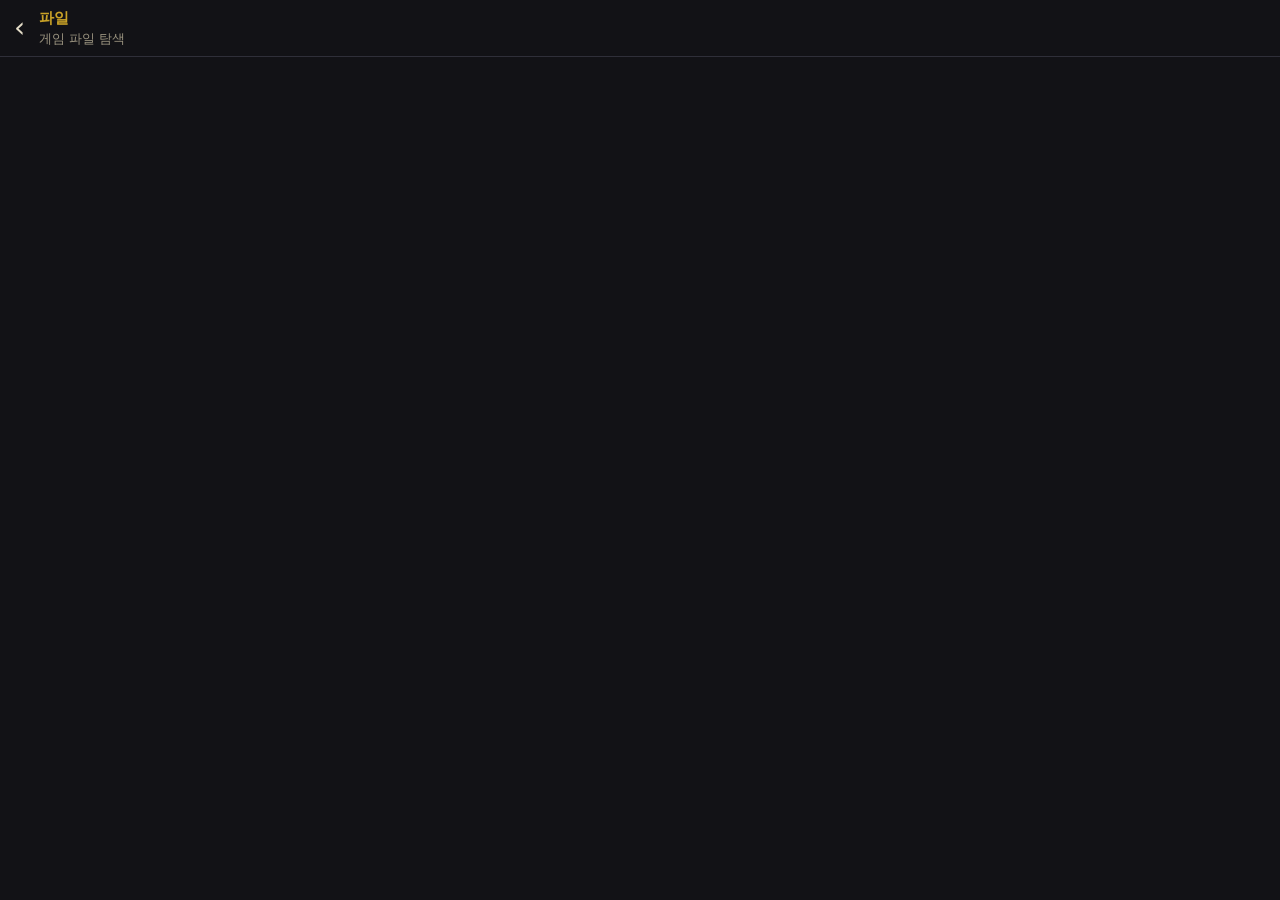
<file: limbus-archive-android/app/src/main/assets/files/index.html>
<!doctype html>
<html lang="ko">
<head>
<meta charset="utf-8">
<meta name="viewport" content="width=device-width,initial-scale=1,viewport-fit=cover">
<title>Files</title>
<link rel="stylesheet" href="style.css">
</head>
<body>
<header>
  <button id="back" class="icon" aria-label="뒤로">‹</button>
  <div class="title"><b id="title">파일</b><small id="subtitle">게임 파일 탐색</small></div>
</header>

<main id="view"></main>

<div id="sheet" class="sheet hidden" role="dialog">
  <div class="sheet-body">
    <div class="sheet-head">
      <div class="sheet-title"><b id="p-name"></b><small id="p-meta"></small></div>
      <button class="icon" id="p-close" aria-label="닫기">×</button>
    </div>
    <div id="p-content" class="p-content"></div>
    <div class="actions">
      <button id="p-save" class="primary">저장</button>
      <button id="p-json">JSON 저장</button>
      <button id="p-raw">원본 저장</button>
    </div>
  </div>
</div>

<div id="toast" class="toast hidden"></div>
<script src="app.js"></script>
</body>
</html>
</file>
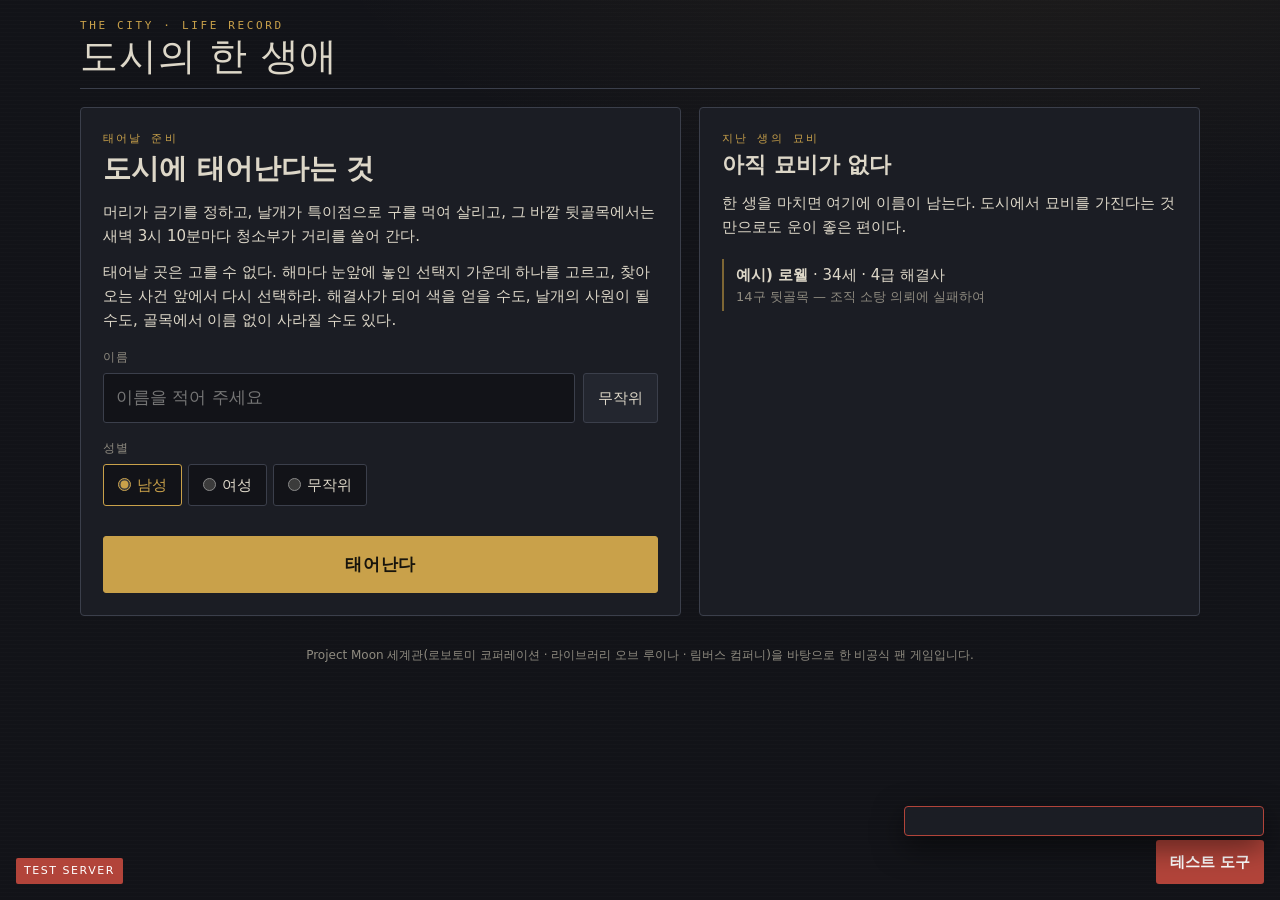
<file: test.html>
<!doctype html>
<html lang="ko">
<head>
<meta charset="utf-8">
<meta name="viewport" content="width=device-width, initial-scale=1, viewport-fit=cover">
<title>도시의 한 생애 테스트판</title>
<meta name="claude:viewport-fit-sides" content="cover">
<style>
/* Layout: 서류철처럼 쌓인 한 사람의 기록 — 왼쪽 신상 카드, 오른쪽 연대기, 아래 행동 패널 */
:root {
  --bg: #121318;
  --panel: #1b1d24;
  --panel-2: #23262f;
  --line: #34374250;
  --line-strong: #3b3f4b;
  --fg: #ddd7c8;
  --muted: #8f8b80;
  --brass: #c9a14a;
  --brass-dim: #7d6634;
  --blood: #b2443a;
  --mind: #5a9a94;
  --good: #8db36a;
  --display: system-ui, -apple-system, "Apple SD Gothic Neo", "Malgun Gothic", sans-serif;
  --serif: system-ui, -apple-system, "Apple SD Gothic Neo", "Malgun Gothic", sans-serif;
  --sans: system-ui, -apple-system, "Apple SD Gothic Neo", "Malgun Gothic", sans-serif;
  --mono: ui-monospace, "SFMono-Regular", Menlo, Consolas, monospace;
  color-scheme: dark;
}
* { box-sizing: border-box; }
html, body { min-height: 100%; }
body {
  margin: 0;
  background: var(--bg);
  color: var(--fg);
  font-family: var(--sans);
  font-size: 15px;
  line-height: 1.6;
  padding-left: max(16px, env(safe-area-inset-left, 0px));
  padding-right: max(16px, env(safe-area-inset-right, 0px));
  padding-block: 20px 40px;
  background-image:
    radial-gradient(1200px 500px at 80% -10%, #c9a14a12, transparent 60%),
    repeating-linear-gradient(0deg, transparent 0 3px, #ffffff03 3px 4px);
}
button, input { font: inherit; color: inherit; }
button:focus-visible, input:focus-visible { outline: 2px solid var(--brass); outline-offset: 2px; }
.wrap { max-width: 1120px; margin: 0 auto; display: grid; gap: 18px; }

header.top { display: flex; align-items: baseline; justify-content: space-between; gap: 12px; flex-wrap: wrap; border-bottom: 1px solid var(--line-strong); padding-bottom: 10px; }
.brand { font-family: var(--display); font-size: clamp(26px, 5vw, 38px); letter-spacing: 0.02em; line-height: 1.1; color: var(--fg); }
.brand small { display: block; font-family: var(--mono); font-size: 11px; letter-spacing: 0.24em; color: var(--brass); text-transform: uppercase; margin-bottom: 4px; }
.top-actions { display: flex; gap: 8px; flex-wrap: wrap; }

.btn { background: var(--panel-2); border: 1px solid var(--line-strong); padding: 8px 14px; border-radius: 3px; cursor: pointer; transition: border-color .15s, background .15s; text-align: left; }
.btn:hover:not(:disabled) { border-color: var(--brass); }
.btn:disabled { opacity: .38; cursor: not-allowed; }
.btn.primary { background: var(--brass); color: #17140c; border-color: var(--brass); font-weight: 700; }
.btn.primary:hover:not(:disabled) { background: #d8b25c; }
.btn.ghost { background: transparent; }
.btn.danger { border-color: #b2443a80; }

/* 시작 화면 */
.intro { display: grid; grid-template-columns: minmax(0, 1.2fr) minmax(0, 1fr); gap: 18px; }
.intro .card { padding: 22px; }
.intro h2 { font-family: var(--display); font-weight: 700; font-size: 28px; margin: 0 0 8px; text-wrap: balance; }
.intro p { font-family: var(--serif); margin: 0 0 12px; color: var(--fg); max-width: 60ch; }
.field { display: grid; gap: 6px; margin: 16px 0; }
.field label { font-size: 12px; letter-spacing: .12em; color: var(--muted); }
.field-row { display: flex; gap: 8px; }
.field input { flex: 1; min-width: 0; background: var(--bg); border: 1px solid var(--line-strong); padding: 10px 12px; border-radius: 3px; font-size: 17px; }
.seg { display: flex; gap: 6px; flex-wrap: wrap; }
.seg label { display: flex; align-items: center; gap: 6px; background: var(--bg); border: 1px solid var(--line-strong); padding: 8px 14px; border-radius: 3px; cursor: pointer; font-size: 15px; letter-spacing: 0; color: var(--fg); }
.seg input { accent-color: var(--brass); margin: 0; }
.seg label:has(input:checked) { border-color: var(--brass); color: var(--brass); }
.graves { display: grid; gap: 8px; }
.grave { border-left: 2px solid var(--brass-dim); padding: 4px 0 4px 12px; }
.grave b { font-family: var(--serif); }
.grave span { display: block; font-size: 13px; color: var(--muted); }

.card { background: var(--panel); border: 1px solid var(--line-strong); border-radius: 4px; }
.eyebrow { font-family: var(--mono); font-size: 11px; letter-spacing: .2em; text-transform: uppercase; color: var(--brass); }

/* 게임 화면 */
.game { display: grid; grid-template-columns: 320px minmax(0, 1fr); gap: 18px; align-items: start; }
.sheet { padding: 18px; display: grid; gap: 14px; position: sticky; top: calc(env(safe-area-inset-top, 0px) + 12px); }
.who h2 { font-family: var(--display); font-weight: 700; font-size: 30px; margin: 2px 0 0; line-height: 1.15; }
.who .meta { color: var(--muted); font-size: 13px; }
.kv { display: grid; grid-template-columns: auto 1fr; gap: 4px 12px; font-size: 14px; }
.kv dt { color: var(--muted); }
.kv dd { margin: 0; text-align: right; font-variant-numeric: tabular-nums; }
.money { font-family: var(--mono); color: var(--brass); }
.bar { display: grid; gap: 4px; }
.bar-head { display: flex; justify-content: space-between; font-size: 13px; }
.bar-head span:last-child { font-family: var(--mono); font-variant-numeric: tabular-nums; }
.bar-track { height: 7px; background: var(--bg); border: 1px solid var(--line-strong); border-radius: 1px; overflow: hidden; }
.bar-fill { height: 100%; transition: width .4s ease; }
.virtues { display: grid; grid-template-columns: 1fr 1fr; gap: 8px; }
.virtue { background: var(--bg); border: 1px solid var(--line-strong); padding: 8px 10px; border-radius: 3px; display: grid; grid-template-columns: 1fr auto; align-items: baseline; }
.virtue .name { font-size: 13px; color: var(--muted); }
.virtue .rank { font-family: var(--display); font-size: 20px; color: var(--brass); line-height: 1; }
.virtue .num { grid-column: 1 / -1; font-family: var(--mono); font-size: 12px; color: var(--muted); }
.chips { display: flex; flex-wrap: wrap; gap: 6px; }
.chip { font-size: 12px; border: 1px solid var(--brass-dim); color: var(--brass); padding: 2px 8px; border-radius: 2px; }
.chip.warn { border-color: #b2443a90; color: #e07a6f; }

.main { display: grid; gap: 18px; min-width: 0; }
.panel { padding: 16px 18px; }
.panel-head { display: flex; justify-content: space-between; align-items: center; gap: 10px; flex-wrap: wrap; margin-bottom: 12px; }
.panel-head h3 { margin: 0; font-family: var(--display); font-weight: 700; font-size: 20px; }
.ap { font-family: var(--mono); font-size: 13px; color: var(--muted); }
.ap b { color: var(--brass); }
.groups { display: grid; gap: 14px; }
.mang { margin-bottom: 14px; }
.combat .fighters { display: grid; grid-template-columns: minmax(0, 1fr) minmax(0, 1fr); gap: 14px; margin-bottom: 12px; }
.combat .fighters > div { display: grid; gap: 8px; align-content: start; }
.foe-meta { font-size: 12px; color: var(--muted); }
.modal .clash { background: var(--bg); border: 1px solid var(--line-strong); padding: 8px 12px; margin-bottom: 12px; font-size: 13px; display: grid; gap: 4px; }
.modal .clash p { margin: 0; font-family: var(--sans); white-space: normal; }
.modal .clash p:last-child { color: var(--fg); }
.modal .clash p:not(:last-child) { color: var(--muted); }
/* 합 연출 */
.clash-fx { display: flex; justify-content: center; align-items: center; gap: 18px; height: 46px; margin-bottom: 10px; font-family: var(--display); font-size: 30px; font-weight: 700; font-variant-numeric: tabular-nums; }
.cf-me { color: var(--mind); animation: cf-left .42s cubic-bezier(.2,.9,.3,1.3) both; }
.cf-foe { color: var(--blood); animation: cf-right .42s cubic-bezier(.2,.9,.3,1.3) both; }
.cf-x { color: var(--brass); font-size: 22px; animation: cf-pop .35s ease-out .28s both; }
.clash-fx.win .cf-me, .clash-fx.lose .cf-foe { text-shadow: 0 0 14px currentColor; }
.clash-fx.win .cf-foe, .clash-fx.lose .cf-me { animation-name: cf-right-dim; }
.clash-fx.win .cf-foe { animation-name: cf-right-dim; }
.clash-fx.lose .cf-me { animation-name: cf-left-dim; }
@keyframes cf-left { from { transform: translateX(-90px); opacity: 0; } 70% { transform: translateX(10px); opacity: 1; } to { transform: none; } }
@keyframes cf-right { from { transform: translateX(90px); opacity: 0; } 70% { transform: translateX(-10px); opacity: 1; } to { transform: none; } }
@keyframes cf-left-dim { from { transform: translateX(-90px); opacity: 0; } 70% { transform: translateX(10px); opacity: 1; } to { transform: translateX(-6px); opacity: .35; } }
@keyframes cf-right-dim { from { transform: translateX(90px); opacity: 0; } 70% { transform: translateX(-10px); opacity: 1; } to { transform: translateX(6px); opacity: .35; } }
@keyframes cf-pop { from { transform: scale(2.4); opacity: 0; } to { transform: none; opacity: 1; } }
.combat.hit { animation: hit-shake .32s ease-out; }
@keyframes hit-shake { 0%, 100% { transform: none; } 20% { transform: translateX(-8px); } 40% { transform: translateX(7px); } 60% { transform: translateX(-5px); } 80% { transform: translateX(3px); } }
/* 보스 대사: 화려하게 빛나며 흔들리는 글자 */
.modal .boss-line { text-align: center; margin: 2px 0 12px; line-height: 1.6; white-space: normal; }
.boss-line span { display: inline-block; }
.boss-line.grand { font-size: 20px; font-weight: 700; }
.boss-line.grand span { animation: tremble .16s infinite alternate, flare 1.4s ease-in-out infinite; text-shadow: 0 0 10px #e2553f, 0 0 22px #c9a14a88; }
.boss-line.faint { font-size: 16px; font-style: italic; color: var(--muted); }
.boss-line.red, .boss-line.shatter, .boss-line.burn, .boss-line.fade { font-size: 20px; font-weight: 700; }
.boss-line.red span { animation: tremble .16s infinite alternate, flare-red 1.2s ease-in-out infinite; text-shadow: 0 0 10px #ff2a2a, 0 0 24px #b0000088; }
.boss-line.shatter span { animation: tremble .14s 8 alternate, flare-red 1.2s ease-in-out infinite, shatter .7s ease-in 1.4s forwards; text-shadow: 0 0 10px #ff2a2a, 0 0 24px #b0000088; }
.boss-line.burn span { animation: tremble .12s infinite alternate, burn .5s ease-in-out infinite alternate; }
.boss-line.fade span { animation: tremble .2s infinite alternate, flare-red 1.4s ease-in-out infinite, fadeaway 3s ease-out 1s forwards; text-shadow: 0 0 10px #ff2a2a; }
@keyframes flare-red { 0%, 100% { color: #ff4a3d; } 50% { color: #ffb0a0; } }
@keyframes shatter { to { transform: translate(var(--dx), var(--dy)) rotate(var(--rot)); opacity: 0; } }
@keyframes burn { from { color: #ffd34d; text-shadow: 0 0 6px #ff7a00, 0 -4px 14px #ff2a00, 0 -10px 22px #ff000088; } to { color: #ff5a1a; text-shadow: 0 0 10px #ffb000, 0 -8px 20px #ff3a00, 0 -16px 30px #ff000066; } }
@keyframes fadeaway { to { opacity: .18; filter: blur(1px); } }
.boss-line.faint span { animation: tremble .5s infinite alternate; }
@keyframes tremble { from { transform: translate(-1px, 1px) rotate(-1.5deg); } to { transform: translate(1px, -1px) rotate(1.5deg); } }
@keyframes flare { 0%, 100% { color: #f3d27a; } 50% { color: #ff6a4d; } }
@media (prefers-reduced-motion: reduce) { .clash-fx span, .combat.hit, .boss-line span { animation: none !important; } }
.moves { display: grid; grid-template-columns: repeat(auto-fill, minmax(150px, 1fr)); gap: 8px; }
.moves .btn small { display: block; color: var(--muted); font-size: 11px; line-height: 1.4; }
.rings-tag { color: var(--brass); font-size: 16px; letter-spacing: .1em; }
.kv dd.teach { font-size: 12px; }
@media (max-width: 520px) { .combat .fighters { grid-template-columns: minmax(0, 1fr); } }
.turn .scene { font-family: var(--serif); margin: 0 0 14px; }
.turn .last { margin: 0 0 12px; padding: 10px 12px; background: var(--bg); border-left: 2px solid var(--brass-dim); color: #bdb7a8; font-size: 14px; white-space: pre-line; }
.turn .choices .btn { padding: 12px 14px; }
.tools { display: flex; flex-wrap: wrap; gap: 8px; margin-top: 12px; padding-top: 12px; border-top: 1px dashed var(--line-strong); }
.tools .btn small { display: block; color: var(--muted); font-size: 12px; }
.rings { display: flex; flex-wrap: wrap; gap: 6px; }
.ring { display: grid; gap: 2px; padding: 6px 12px; color: var(--brass); letter-spacing: .1em; }
.ring small { color: var(--muted); font-size: 11px; letter-spacing: 0; }
.ring.on { border-color: var(--brass); background: #c9a14a1f; }
.group-title { font-size: 12px; letter-spacing: .14em; color: var(--muted); margin-bottom: 6px; }
.acts { display: grid; grid-template-columns: repeat(auto-fill, minmax(170px, 1fr)); gap: 8px; }
.act { display: grid; gap: 2px; padding: 10px 12px; }
.act b { font-weight: 500; }
.act small { color: var(--muted); font-size: 12px; line-height: 1.4; }
.advance { width: 100%; text-align: center; padding: 14px; font-size: 17px; margin-top: 14px; font-family: var(--display); font-weight: 700; letter-spacing: .04em; }

.log { padding: 6px 18px 18px; max-height: 560px; overflow-y: auto; }
.year { padding: 14px 0; border-bottom: 1px dashed var(--line-strong); display: grid; grid-template-columns: 64px minmax(0, 1fr); gap: 12px; }
.year:last-child { border-bottom: 0; }
.year .age { font-family: var(--display); font-size: 22px; color: var(--brass); line-height: 1.2; }
.year .age small { display: block; font-family: var(--mono); font-size: 10px; color: var(--muted); letter-spacing: .1em; }
.entries { display: grid; gap: 6px; font-family: var(--serif); font-size: 15px; }
.entries p { margin: 0; max-width: 68ch; }
.entries .k-event { color: var(--fg); }
.entries .k-event b { color: var(--brass); font-family: var(--sans); font-size: 13px; margin-right: 6px; }
.entries .k-act { color: #bdb7a8; }
.entries .k-good { color: var(--good); }
.entries .k-bad { color: #e07a6f; }
.entries .k-death { color: var(--blood); font-weight: 700; }

/* 모달 */
.modal-back { position: fixed; inset: 0; background: #07080bcc; display: grid; place-items: center; padding: 20px max(16px, env(safe-area-inset-left, 0px)); z-index: 20; }
.modal { width: min(560px, 100%); padding: 22px; border-top: 3px solid var(--brass); max-height: 90vh; overflow-y: auto; }
.modal h3 { font-family: var(--display); font-weight: 700; font-size: 24px; margin: 4px 0 10px; text-wrap: balance; }
.modal p { font-family: var(--serif); margin: 0 0 16px; white-space: pre-line; }
.choices { display: grid; gap: 8px; }
.choices .btn small { display: block; color: var(--muted); font-size: 12px; }

/* 엔딩 */
.ending { padding: 26px; display: grid; gap: 14px; border-top: 3px solid var(--blood); }
.ending h2 { font-family: var(--display); font-weight: 700; font-size: 34px; margin: 0; }
.epitaph { font-family: var(--serif); font-size: 18px; border-left: 2px solid var(--brass); padding-left: 14px; max-width: 60ch; }

.foot { color: var(--muted); font-size: 12px; text-align: center; }

@media (max-width: 820px) {
  .game, .intro { grid-template-columns: minmax(0, 1fr); }
  .sheet { position: static; }
  .log { max-height: none; }
}
@media (prefers-reduced-motion: reduce) { * { transition: none !important; } }
</style>
</head>
<body>
<div class="wrap">
  <header class="top">
    <div class="brand"><small>The City · Life Record</small>도시의 한 생애</div>
    <div class="top-actions" id="topActions"></div>
  </header>
  <div id="screen"></div>
  <p class="foot">Project Moon 세계관(로보토미 코퍼레이션 · 라이브러리 오브 루이나 · 림버스 컴퍼니)을 바탕으로 한 비공식 팬 게임입니다.</p>
</div>
<div id="modalRoot"></div>

<script>window.CITY_TEST = true;</script>
<script>
"use strict";
// ───────── 유틸 ─────────
const rand = (a, b) => Math.floor(Math.random() * (b - a + 1)) + a;
const chance = p => Math.random() < p;
const pick = arr => arr[Math.floor(Math.random() * arr.length)];
const clamp = (v, a, b) => Math.max(a, Math.min(b, v));
const fmt = n => Math.round(n).toLocaleString("ko-KR");
const esc = t => String(t).replace(/[&<>"]/g, c => ({ "&": "&amp;", "<": "&lt;", ">": "&gt;", '"': "&quot;" }[c]));
const $ = sel => document.querySelector(sel);

// 테스트 서버(test.html)는 저장 기록을 따로 쓴다
const SAVE_KEY = window.CITY_TEST ? "cityLife.test.save.v1" : "cityLife.save.v1";
const GRAVE_KEY = window.CITY_TEST ? "cityLife.test.graves.v1" : "cityLife.graves.v1";
const store = {
  get(k) { try { return JSON.parse(localStorage.getItem(k)); } catch (e) { return null; } },
  set(k, v) { try { localStorage.setItem(k, JSON.stringify(v)); } catch (e) {} },
  del(k) { try { localStorage.removeItem(k); } catch (e) {} },
};

// ───────── 세계 데이터 ─────────
const VIRTUES = [["fort", "용기"], ["prud", "신중"], ["temp", "자제"], ["just", "정의"]];
const GENDERS = { m: "남성", f: "여성" };
const ZONES = { nest: "둥지", back: "뒷골목", out: "외곽", wing: "날개 구역", spider: "거미집", hcorp: "H사 구역", sisyphe: "시지프 백화점", hatch: "R사 부화장", wlost: "열차 사이" };
// 시지프 백화점: N사의 금기를 어겨 시지프형을 받은 사람이 들어가는 곳. 층을 오르다 지면 지하 1층으로 굴러떨어진다.
const FLOORS = ["지하 1층 푸드코트", "1층 잡화관", "2층 의류관", "3층 가전관", "4층 상영관", "옥상"];
const FLOOR_FOES = ["푸드코트 점원", "잡화관 매니저", "의류관 마네킹들", "가전관 보안 요원", "상영관 안내원"];
const isN = () => (s.job?.type === "wing" && s.job.co === "N사") || (s.zone === "wing" && s.wingCo === "N사");
// H사는 날개 가운데 하나다. 다만 세 가문과 흑수가 있어 구역의 모습은 다른 날개와 다르다.
const isH = st => st.zone === "hcorp" || (st.zone === "wing" && st.wingCo === "H사");
const isS = st => st.zone === "wing" && st.wingCo === "S사";
const zkey = st => (isH(st) ? "hcorp" : isS(st) ? "scorp" : st.zone);
const nestLike = st => (st.zone === "nest" || st.zone === "wing") && !isH(st) && !isS(st);
const streetLike = st => st.zone === "back" || st.zone === "out";
// 거미집의 아비들. 시오미 요루(소지)는 탈출 전까지 거미집에 남아 있다.
const ABI = {
  "뤼엔": { finger: "검지", str: 170, mang: 3, loot: ["남겨진 신탁", "계속 울리는 단말기"], desc: "검은 양복에 가면을 쓴 검지의 신탁 대행자. 거미집의 판을 짠 사람이고, 모든 것을 지령의 이름으로 행한다." },
  "발렌치나": { finger: "엄지", full: "발렌치나 보냐텔리", str: 130, mang: 1, loot: ["오딘의 눈", "레이피어"], line: "씨발, 어디 싸돌아다니다 이제 기어 나왔어, 이 배은망덕한 새끼야? 키워 준 은혜도 모르고 좆같이 도망을 쳐? 이리 와, 오늘 다리몽둥이 부러질 줄 알아.", desc: "보냐텔리 가문에서 쫓겨난 연기 전쟁의 영웅. 합을 주고받을수록 빨라지는 속검술 팔레르모, 오른눈에 박힌 오딘의 눈." },
  "마티아스": { finger: "중지", str: 160, mang: 0, loot: ["레바테인", "앙갚음 장부 [번외]"], desc: "중지의 큰형님. 봉인 붕대가 한 겹씩 풀릴 때마다 대검 레바테인이 열기를 토한다.", line: "어이, 막내! 식구가 집을 나가면 쓰나. 큰형님이 직접 데리러 왔다!" },
  "칼리스토": { finger: "약지", str: 112, mang: 0, loot: ["티비아", "마에스트로의 반지"], desc: "약지 신체파의 전직 마에스트로. 뼈와 근육을 늘이는 티비아를 휘두르고, 개조 인형들을 부린다.", line: "아아, 여기 계셨군요. 당신은 아직 미완성입니다. 제가 마저 완성해 드리지요." },
  "요루": { finger: "소지", full: "시오미 요루", str: 74, mang: 0, desc: "하얀 시로무쿠 차림의 어머니. 지혜성도가 지나간 자리마다 파란 검흔이 남는다." },
};
const H_FAMILIES = ["가씨 가문", "설씨 가문", "사씨 가문"];
// 흑수: 환을 먹고 흑수가 되어, 재갈을 쥔 주인을 호위하는 H사의 병기. 가장 높은 자리는 필두.
const HEISHOU = ["묘", "사", "술", "신", "진", "유", "인", "오", "미", "해", "축"];
const HEISHOU_RANKS = ["흑수", "필두"];
const SHIPS = ["회색 고래", "검은 물보라", "녹슨 닻", "새벽 갈매기", "끝없는 수평선"];
const LAKE_FOES = ["호수 밑에서 올라온 거대한 그림자", "대호수의 식인 어군", "안개 속의 유령선", "촉수 달린 괴어"];
const TABOO_FOES = ["시간을 되감으려는 연구자", "인공지능에 몸을 맡긴 자", "복제인간 공장의 주인", "금기 기술 밀매상"];
const CLAW_TARGETS = ["금기를 어긴 날개의 임원", "특이점을 빼돌린 연구 집단", "금기 연구를 숨긴 특색 해결사"];
const COMMISSION_FOES = ["뒷골목 조직원들", "용병 무리", "도망친 개조인간", "폭주한 의체 사용자", "경쟁 사무소의 해결사"];
const DOG_NAMES = ["보리", "콩이", "까망이", "뭉치"];
const BLOOD_RANKS = ["갓 태어난 혈귀", "혈귀", "오래된 혈귀", "혈귀 귀족"];
const MANSIONS = ["은빛 장미 저택", "둥지 언덕의 아르덴 저택", "금박 담장의 로웰가", "11구의 오래된 저택", "검은 철문 집안"];
const INTRUDERS = ["저택에 숨어든 도둑들", "주인을 노린 자객", "경쟁 가문의 사병들", "뒷골목 조직원들"];
const BLOOD_FOES = ["굶주린 혈귀", "혈귀 무리", "혈귀 가문의 버틀러들", "오래된 혈귀"];
const RUIN_FOES = ["유적의 수호 기계", "무너진 회랑의 괴물", "경쟁 도굴꾼들", "잠에서 깬 무언가"];
// 유물: 위력을 주지만 해마다 대가를 받아 간다
const RELICS = [
  { name: "울부짖는 창", pow: 15, curse: "sp", desc: "휘두를 때마다 누군가의 비명이 들린다." },
  { name: "피를 먹는 검", pow: 18, curse: "hp", desc: "주인의 피도 가리지 않는다." },
  { name: "시간의 모래시계", pow: 6, stat: "prud", curse: "sp", desc: "모래가 거꾸로 흐를 때가 있다." },
  { name: "침묵의 가면", pow: 8, stat: "temp", curse: "sp", desc: "쓰고 있으면 자기 목소리가 들리지 않는다." },
  { name: "녹슨 왕관", pow: 5, rep: 20, curse: "hp", desc: "이마를 조금씩 파고든다." },
  { name: "꺼지지 않는 심장", pow: 12, curse: "sp", desc: "주머니 속에서 아직도 뛰고 있다." },
  { name: "궁니르", pow: 22, curse: "sp", desc: "던지면 반드시 표적을 꿰뚫고 주인의 손으로 돌아온다. 돌아올 때마다 마음 한 조각을 가져온다." },
  // 히든 보스 뇌횡의 전리품: 유적에서는 나오지 않는다
  { name: "카포의 모자", pow: 10, rep: 30, hidden: true, desc: "동부 엄지 카포 IIII의 모자. 쓰고 있으면 골목의 조직원들이 먼저 길을 비킨다." },
  { name: "천퇴성도", pow: 25, hidden: true, desc: "소지의 천퇴성이 쓰던 칼. 베기도 전에 상대가 물러선다." },
  // 거미집 아비들의 전리품
  { name: "남겨진 신탁", pow: 15, stat: "prud", hidden: true, desc: "뤼엔이 끝내 수행하지 못한 지령이 적힌 종이. 글씨가 아직 마르지 않았다." },
  { name: "계속 울리는 단말기", pow: 10, curse: "sp", hidden: true, desc: "검지의 단말기. 주인이 죽었는데도 새 지령 알림이 멈추지 않는다." },
  { name: "오딘의 눈", pow: 18, stat: "prud", hidden: true, desc: "발렌치나의 오른눈에 박혀 있던 유물. 다가올 찰나를 먼저 보여 준다." },
  { name: "레이피어", pow: 16, hidden: true, desc: "코등이에 리볼버 약실이 달린 레이피어. 탄을 격발해 검신을 쏘아 낸다." },
  { name: "레바테인", pow: 24, curse: "hp", hidden: true, desc: "세 겹의 붕대로 봉인된 대검. 붕대를 풀 때마다 쥔 손까지 태운다." },
  { name: "앙갚음 장부 [번외]", pow: 12, stat: "just", hidden: true, desc: "중지가 갚아야 할 원한을 적어 둔 장부의 번외편. 마지막 장에 마티아스의 이름이 있다." },
  { name: "티비아", pow: 15, hidden: true, desc: "뼈와 근육을 늘이고 비트는 칼리스토의 주 무기." },
  { name: "마에스트로의 반지", pow: 10, stat: "temp", hidden: true, desc: "약지 마에스트로의 증표. 끼고 있으면 모든 것이 재료로 보인다." },
  // 붉은 안개의 전리품
  { name: "미미크리 [프로토타입]", pow: 30, curse: "hp", hidden: true, desc: "붉은 안개가 쓰던 E.G.O 무기의 시제품. 벤 것을 먹고 주인의 피도 탐낸다." },
  { name: "다스리는 황제의 왕관", pow: 30, rep: 30, curse: "sp", hidden: true, desc: "연기 전쟁의 전장을 다스리던 바퀴황제의 왕관. 쓰면 벌레들이 고개를 숙이고, 밤마다 군단의 발소리가 들린다." },
  { name: "금옥기외 패서기중[金玉基外 敗絮其中]", pow: 28, curse: "sp", hidden: true, desc: "겉은 금과 옥이요 속은 썩은 솜이라. 전 가주의 몸에서 나온 것. 쥐고 있으면 선인들의 시선이 느껴진다." },
  { name: "지혜성도", pow: 20, hidden: true, desc: "소지의 오오타치. 베고 지나간 자리에 파란 검흔이 남는다." },
  { name: "자양화", pow: 8, stat: "temp", hidden: true, desc: "푸른 수국 장식. 쥐고 있으면 이유 모를 그리움이 밀려온다." },
  // 대호수의 전리품
  { name: "창백한 고래의 심장", pow: 35, curse: "sp", hidden: true, desc: "아직도 느리게 뛰는 거대한 심장. 귀를 대면 파도 소리와 누군가의 집착이 들린다." },
  { name: "청새치 고래의 위턱", pow: 40, curse: "hp", hidden: true, desc: "창처럼 길게 뻗은 위턱. 쥐는 손바닥이 늘 조금씩 베인다." },
  { name: "새빨간 고래의 혓바닥", pow: 38, curse: "sp", hidden: true, desc: "아직도 붉고 축축한 혓바닥. 밤마다 무언가를 맛보고 싶어진다." },
];
// 마지막 글자에 받침이 있는지 (조사 고르기용)
const hasBatchim = w => { const c = w.charCodeAt(w.length - 1) - 0xac00; return c >= 0 && c <= 11171 && c % 28 !== 0; };
// 대호수의 고래들. 거대한 만큼 느려서 합에서는 위력의 일부(clashScale)만 쓴다.
const WHALES = [
  { id: "paleWhale", flag: "whaleDone", ach: "whale", name: "창백한 고래", hp: 5000, str: 500, clashScale: 0.5, min: 200, loot: "창백한 고래의 심장",
    intro: "항해 중 호수의 물빛이 하얗게 바랬다. 수면 아래에서 섬만 한 그림자가 떠오른다.",
    desc: "숨 한 번에 파도가 일고, 꼬리 한 번에 배가 기운다. 너무 거대해서 움직임이 느리다. 그 틈을 노려야 한다.",
    end: "작살이 심장에 닿았다. 창백한 고래가 천천히 가라앉으며 호수 전체가 고요해졌다." },
  { id: "marlinWhale", flag: "marlinDone", ach: "marlin", name: "청새치 고래", hp: 4800, str: 760, clashScale: 0.37, min: 240, loot: "청새치 고래의 위턱",
    intro: "수면을 가르며 창 같은 위턱이 솟구쳤다. 돛대 하나가 단번에 꿰뚫려 부러졌다.",
    desc: "창처럼 뻗은 위턱으로 배를 꿰뚫는 고래. 셋 중 가장 빠르고 가장 사납다.",
    end: "위턱을 피해 등 위로 뛰어올라 작살을 박아 넣었다. 청새치 고래가 마지막으로 하늘을 향해 솟구쳤다가 떨어졌다." },
  { id: "redWhale", flag: "redWhaleDone", ach: "redWhale", name: "새빨간 고래", hp: 6000, str: 670, clashScale: 0.4, min: 240, loot: "새빨간 고래의 혓바닥",
    intro: "호수가 피처럼 붉게 물들었다. 거대한 입이 열리며 물이 소용돌이친다.",
    desc: "무엇이든 삼키는 붉은 고래. 가장 거대하고 가장 질기다.",
    end: "붉은 입 안쪽 깊숙이 작살을 꽂았다. 새빨간 고래가 몸을 비틀며 가라앉자 붉은 물빛도 천천히 걷혔다." },
];
// 소지의 별호: 36천강과 72지살. 태어날 때 정해지고 평생 잃지 않는다.
// 소지는 별호일 뿐 들어갈 수 있는 조직이 아니다. 별을 가진 이들은 대개 다른 곳에 속해 있고, 누가 별을 가졌는지 서로 모른다.
// 천퇴성(뇌횡)과 지혜성(시오미 요루)은 이미 주인이 있다.
const TIANGANG = ["천괴성", "천강성", "천기성", "천한성", "천용성", "천웅성", "천맹성", "천위성", "천영성", "천귀성", "천부성", "천만성", "천고성", "천상성", "천우성", "천공성", "천속성", "천이성", "천구성", "천수성", "천검성", "천평성", "천죄성", "천손성", "천패성", "천뢰성", "천혜성", "천폭성", "천곡성", "천미성", "천교성", "천암성", "천퇴성", "천살성", "천재성", "천호성"];
const DISHA = ["지괴성", "지살성", "지용성", "지걸성", "지웅성", "지위성", "지영성", "지기성", "지맹성", "지문성", "지정성", "지벽성", "지합성", "지강성", "지암성", "지축성", "지회성", "지좌성", "지우성", "지령성", "지수성", "지미성", "지희성", "지광성", "지비성", "지쾌성", "지명성", "지진성", "지퇴성", "지만성", "지은성", "지이성", "지리성", "지준성", "지락성", "지첩성", "지속성", "지계성", "지마성", "지요성", "지유성", "지복성", "지공성", "지손성", "지노성", "지찰성", "지악성", "지추성", "지장성", "지단성", "지각성", "지사성", "지음성", "지형성", "지평성", "지구성", "지적성", "지모성", "지폐성", "지건성", "지멸성", "지허성", "지주성", "지패성", "지묘성", "지전성", "지교성", "지혼성", "지보성", "지환성", "지월성", "지혜성"];
const TAKEN_STARS = ["천퇴성", "지혜성"];
// 별호가 있는 사람만 소지 소속으로 표시된다
const starLine = st => (st.starKnown && st.birthStar ? `소지 · ${STAR_TIER[st.birthStar.tier]} ${st.birthStar.name}` : "");
const STAR_TIER = { disha: "72지살", tiangang: "36천강" };
const relicOf = n => RELICS.find(r => r.name === n);
const SCENES = {
  back: ["골목에 녹슨 비가 내린다.", "멀리서 해결사들의 총성이 들린다.", "옆방 사람이 또 바뀌었다.", "골목 끝 공방에서 용접 불꽃이 튄다."],
  out: ["외곽의 바람이 모래를 실어 온다.", "폐허 너머에서 정체 모를 울음소리가 들린다.", "오늘도 물을 구하는 게 일이다."],
  nest: ["둥지의 거리는 오늘도 깨끗하다.", "광고판이 새 앰플을 자랑한다.", "검문소 앞 줄이 길다."],
  wing: ["날개의 로고가 새겨진 창 너머로 도시가 내려다보인다.", "사내 방송이 오늘의 생산 목표를 읽는다.", "보안 요원이 신분증을 다시 확인한다."],
  hcorp: ["처마 끝마다 붉은 등롱이 흔들린다.", "가문의 행렬이 지나가자 사람들이 고개를 숙인다.", "재갈을 쥔 주인 뒤로 흑수들이 말없이 따라 걷는다.", "찻집에서 보이차 향이 흘러나온다."],
  scorp: ["처마 끝에 풍경이 운다.", "장터에서 엿장수의 가위 소리가 들린다.", "갓을 쓴 사람들이 돌담길을 천천히 지나간다."],
  hatch: ["배양조의 기포 소리가 끝없이 이어진다.", "교관이 개체 번호를 하나씩 부른다.", "옆 침상의 아이가 오늘도 같은 꿈 이야기를 한다."],
  wlost: ["창밖으로 같은 역이 세 번째 지나간다.", "열차 칸의 끝이 보이지 않는다.", "누군가의 시계는 거꾸로, 누군가의 시계는 멈춰 있다."],
  sisyphe: ["안내 방송이 오늘의 특가를 읽는다.", "에스컬레이터가 끝없이 올라간다.", "푸드코트에서 통조림 따는 소리가 들린다."],
  spider: ["천장에서 거미줄 같은 실이 늘어진다.", "복도 끝에서 아비의 발소리가 지나간다.", "어딘가에서 아비들이 웃는 소리가 들린다."],
};
const NAMES = ["로웰", "하윤", "이든", "세라", "도윤", "카린", "밀레", "준", "아델", "시오", "레오", "나윤", "에단", "루카", "미르", "소라", "벨", "그레타", "오스카", "유리", "하람", "티모", "이사", "펠릭스", "다온", "노아", "비비안", "로아"];
const WINGS = [
  { co: "L사", flavor: "에너지 기업. 지하 시설에서 무엇을 관리하는지는 묻지 않는 것이 규칙이다." },
  { co: "K사", flavor: "재생 앰플을 만드는 회사. 상처가 아물기 전에 다시 출근하게 된다." },
  { co: "W사", flavor: "구 사이를 순식간에 잇는 워프 열차를 운영한다. 승무원은 청소 담당을 겸한다." },
  { co: "R사", flavor: "용병을 길러 내는 군사 기업. 팀 이름이 동물 이름이다." },
  { co: "N사", flavor: "경험을 통조림에 담는 날개. 영상을 남기는 것과 경험을 위조하는 것을 금기로 삼는다." },
  { co: "T사", flavor: "시간과 관련된 특이점을 쥐고 있다. 근무 시간이 늘 이상하게 길다." },
  { co: "S사", flavor: "조선을 닮은 날개. 기와집과 돌담길 사이로 갓을 쓴 사람들이 오간다." },
  { co: "H사", flavor: "가씨 · 설씨 · 사씨 세 가문이 이끄는 날개. 재갈을 쥔 주인 곁에는 늘 흑수가 있다." },
];
const FINGERS = [
  { name: "엄지", flavor: "철저한 위계. 윗사람의 말은 곧 법이다." },
  { name: "검지", flavor: "지령을 따른다. 이유는 묻지 않는다." },
  { name: "중지", flavor: "형제의 원한은 반드시 갚는다." },
  { name: "약지", flavor: "도시를 화폭 삼는 예술가들. 재료는 대개 사람이다." },
];
const SYNDS = ["갈고리 조직", "녹슨 사슬단", "검은 비늘 회", "9번가 형제단", "쥐구멍 상회", "회색 우산파"];
const COLOR_A = ["진홍", "청록", "회백", "금빛", "칠흑", "은회", "자홍", "적갈", "남빛", "잿빛"];
const COLOR_B = ["칼날", "늑대", "서리", "파도", "종소리", "안개", "망치", "장미", "등불", "메아리"];
const EGO_NAMES = ["꺼지지 않는 등불", "가시 돋친 서약", "잿빛 요람", "거꾸로 핀 꽃", "녹슨 맹세", "침묵하는 종", "부서진 나침반", "붉은 실타래", "깊은 우물", "새벽의 칼날"];
const ACH = {
  heir: "H사 가주 후보", head: "H사 가주", lord: "H사 군주", eternalHead: "영생을 얻은 가주", heishou: "흑수가 되다", pildu: "흑수 필두", captain: "대호수의 선장", pirateCaptain: "해적선장",
  hunterLegend: "전설의 금기사냥꾼", claw: "머리의 발톱",
  vampire: "혈귀가 되다", bloodNoble: "혈귀 귀족", bloodLegend: "전설의 혈귀 사냥꾼", butlerChief: "저택의 우두머리", relic: "유물 발견", relic5: "유물 수집가",
  leiHeng: "동부십검을 꺾다", roachEmperor: "바퀴황제를 쓰러뜨리다", kali: "붉은 안개를 베다", whale: "창백한 고래를 잡다", marlin: "청새치 고래를 잡다", redWhale: "새빨간 고래를 잡다", disha: "72지살", tiangang: "36천강", hatchery: "부화장 출신", lost: "길 잃은 자", lostReturn: "열차에서 돌아오다", rcorpTop: "R사 팀장", wcleanTop: "1등급 정리요원", blackcloudTop: "흑운회 조장", geomgyeTop: "검계의 우두",
  spiderEscape: "거미집 탈출", sisyphe: "시지프형", sisypheOut: "형기 만료", abiSlayer: "아비를 베다", spiderEnd: "거미집의 끝",
  nest: "둥지 입성", wing: "날개 입사", fixer: "해결사 자격", grade1: "1급 해결사", color: "특색 해결사",
  finger: "손가락의 일원", taboo: "금기를 건드림", night: "청소부를 베다",
  oldage: "천수를 누림", ego: "E.G.O 개화", shin: "신(心) 터득", mang: "망(望) 발현", mang5: "다섯 겹의 망", egoUnstable: "불안정 E.G.O 개화", rich: "백만장자", family: "가정을 꾸림", aug: "온몸이 의체",
};

// ───────── 상태 ─────────
let s = null;
let queue = [];
let modalOpen = false;

function rollOrigin() {
  const r = Math.random();
  return r < 0.1 ? "nest" : r < 0.22 ? "wing" : r < 0.93 ? "back" : r < 0.97 ? "out" : "spider";
}
function newLife(name, gender, origin) {
  if (origin === "hatch") { const l = newLife(name, gender, "wing"); l.wingCo = "R사"; l.zone = "hatch"; l.hatchBorn = true; l.parents = 0; return l; }
  // "hcorp"는 H사 날개 출생을 뜻한다
  const forceH = origin === "hcorp";
  const zone = forceH ? "wing" : ZONES[origin] ? origin : rollOrigin();
  const wingCo = zone === "wing" ? (forceH || chance(0.45) ? "H사" : pick(WINGS.filter(w => w.co !== "H사")).co) : null;
  const base = (wingCo === "H사" ? 7 : { nest: 8, wing: 9, spider: 6 }[zone]) || 4;
  const life = {
    name: name || pick(NAMES),
    gender: gender === "m" || gender === "f" ? gender : pick(["m", "f"]),
    age: 0,
    district: rand(1, 25),
    zone,
    wingCo,
    spider: zone === "spider" ? { abi: ["뤼엔", "발렌치나", "마티아스", "칼리스토", "요루"], escaped: false, teach: {} } : null,
    hFamily: wingCo === "H사" && chance(0.4) ? pick(H_FAMILIES) : null,
    hatchBorn: wingCo === "R사" && chance(0.4),
    // 별호는 태어날 때 정해진다. 소지에 들어가면 그 별로 불린다.
    birthStar: (r => (r < 0.03 ? { tier: "tiangang", name: pick(TIANGANG.filter(n => !TAKEN_STARS.includes(n))) } : r < 0.1 ? { tier: "disha", name: pick(DISHA.filter(n => !TAKEN_STARS.includes(n))) } : null))(Math.random()),
    hp: 100, sp: 100,
    fort: rand(base, base + 8), prud: rand(base, base + 8), temp: rand(base, base + 8), just: rand(base, base + 8),
    money: 0, rep: 0,
    job: null, bestJob: null,
    partner: null, love: 0, married: false, kids: 0,
    parents: zone === "spider" ? 1 : 2, aug: 0, taboo: 0,
    ap: 1, offer: null, last: null,
    log: [], ach: [],
    alive: true, cause: null,
  };
  if (life.hatchBorn) { life.zone = "hatch"; life.parents = 0; }
  return life;
}

const apFor = st => (st.age < 6 ? 1 : st.age < 16 ? 2 : 3);
// 신(心) 숙련도 20마다 망(望) 고리 하나, 최대 다섯
// 정신력 최댓값. 완전한 E.G.O를 개화하면 100 늘어난다.
const spMax = st => 100 + (st.ego?.stable ? 100 : 0);
// 망(望) 고리: 신(心) 숙련도 20마다, 그리고 쌓아 온 각오 3마다 하나씩. 둘 중 작은 쪽까지만, 최대 다섯.
const maxRings = st => Math.min(5, Math.floor((st.shin || 0) / 20), Math.floor((st.resolve || 0) / 3));
const mangLoad = n => (n ? 4 * Math.pow(2, n - 1) : 0);
const power = st => (st.fort + st.just) / 2 + st.prud / 10 + st.aug * 3 + (st.ego ? (st.ego.stable ? 25 : 35) : 0)
  + (st.shin || 0) / 5 + (st.timeSense ? 5 : 0)
  + (st.starKnown && st.birthStar ? (st.birthStar.tier === "tiangang" ? 25 : 10) : 0) + (st.vampire ? 20 + st.vampire.rank * 8 : 0) + (st.relics || []).reduce((a, n) => a + (relicOf(n)?.pow || 0), 0);
const rankOf = v => (v >= 100 ? "EX" : ["I", "II", "III", "IV", "V"][Math.min(4, Math.floor(v / 20))]);
// 성별에 따른 문구: gx(남성, 여성)
const gx = (m, f) => (s && s.gender === "f" ? f : m);
const where = st => (st.zone === "hatch" ? "R사 부화장" : st.zone === "wlost" ? "W사 열차 사이의 어딘가" : st.zone === "sisyphe" ? `시지프 백화점 ${FLOORS[st.floor || 0]}` : st.zone === "spider" ? "거미집" : st.zone === "hcorp" ? `${st.district}구 H사 구역` : st.zone === "wing" ? `${st.district}구 ${st.wingCo} 날개 구역` : `${st.district}구 ${ZONES[st.zone]}`);

function jobLabel(j) {
  if (!j) return "없음";
  switch (j.type) {
    case "fixer": return j.color ? `특색 해결사 「${j.color}」` : `${j.grade}급 해결사`;
    case "wing": return `${j.co} ${["사원", "주임", "팀장", "부장", "임원"][j.rank]}`;
    case "synd": return `${j.name} ${["말단", "행동대원", "간부", "두목"][j.rank]}`;
    case "finger": return `${j.name} ${["견습", "정식 단원", "중견", "간부"][j.rank]}`;
    case "worker": return "공장 노동자";
    case "heishou": return `흑수 - ${j.branch}${j.rank ? " " + HEISHOU_RANKS[j.rank] : ""}`;
    case "hhead": return s?.eternal ? "영생을 얻은 H사 가주" : "H사 가주";
    case "hlord": return "H사 군주";
    case "sailor": return j.rank === 3 ? `「${j.ship}」호 선장` : `대호수 ${["갑판원", "항해사", "일등항해사"][j.rank]}`;
    case "pirate": return j.rank === 3 ? `해적선 「${j.ship}」의 선장` : `해적 ${["졸개", "갑판장", "부선장"][j.rank]}`;
    case "tabooHunter": return `${["수습", "정식", "베테랑", "전설의"][j.rank]} 금기사냥꾼`;
    case "claw": return "머리의 발톱";
    default: if (ORGS[j.type]) return ORGS[j.type].title(j) + ORGS[j.type].ranks[j.rank]; break;
    case "bloodHunter": return `${["견습", "정식", "베테랑", "전설의"][j.rank]} 혈귀 사냥꾼`;
    case "butler": return `${j.house}의 ${["견습 ", "", "수석 ", ""][j.rank]}${j.rank === 3 ? gx("집사장", "메이드장") : gx("전투 집사", "전투 메이드")}`;
    case "relicHunter": return `${["신참", "정식", "베테랑", "전설의"][j.rank]} 유적 탐사가`;
  }
}
function jobScore(j) {
  if (!j) return 0;
  if (j.type === "fixer") return j.color ? 100 : 10 + (10 - j.grade) * 8;
  if (j.type === "wing") return 40 + j.rank * 12;
  if (j.type === "finger") return 35 + j.rank * 15;
  if (j.type === "synd") return 15 + j.rank * 10;
  if (j.type === "bloodHunter") return 30 + j.rank * 15;
  if (j.type === "butler") return 15 + j.rank * 12;
  if (j.type === "relicHunter") return 20 + j.rank * 14;
  if (ORGS[j.type]) return 20 + j.rank * 15;
  return { claw: 120, hlord: 110, hhead: 70 }[j.type] ?? (j.type === "tabooHunter" ? 30 + j.rank * 15 : ["heishou", "sailor", "pirate"].includes(j.type) ? 12 + j.rank * 12 : 5);
}
function setJob(j) {
  s.job = j;
  if (j && jobScore(j) >= jobScore(s.bestJob)) s.bestJob = { ...j };
}

// ───────── 기록 ─────────
function yearEntry() {
  let y = s.log[s.log.length - 1];
  if (!y || y.age !== s.age) { y = { age: s.age, e: [] }; s.log.push(y); }
  return y;
}
function say(text, kind = "act", title) { if (text) yearEntry().e.push({ t: text, k: kind, h: title || null }); }
function achieve(id) {
  if (s.ach.includes(id)) return;
  s.ach.push(id);
  say(`업적 — ${ACH[id]}`, "good");
}

// ───────── 수치 변화 ─────────
function gain(stat, n) { s[stat] = clamp(s[stat] + n, 0, 130); return n; }
function heal(hp, sp) { s.hp = clamp(s.hp + (hp || 0), 0, 100); s.sp = clamp(s.sp + (sp || 0), 0, spMax(s)); }
// 각오: 유혹을 거절하고 자신을 마주한 선택이 쌓인 것. 신(心)과 망(望)의 조건이 된다.
function resolveUp(n = 1) { s.resolve = (s.resolve || 0) + n; }
function hurt(n, cause) {
  if (!s.alive) return;
  s.hp = clamp(s.hp - n, 0, 100);
  if (n >= 15) s.scars = (s.scars || 0) + 1;
  if (s.hp <= 0) die(cause);
}
// 단련이나 수업처럼 다치기는 해도 죽지는 않는 피해
function bruise(n) { s.hp = Math.max(1, s.hp - n); }
function strain(n, cause) {
  if (!s.alive) return;
  s.sp = clamp(s.sp - n, 0, spMax(s));
  if (s.sp <= 0) mindBreak(cause);
}
// 정신력이 바닥나면: 자신을 마주해 E.G.O가 피어나거나, 뒤틀리거나, 가까스로 버틴다
function mindBreak(cause) {
  const resolve = (s.temp + s.just) / 400;
  const r = Math.random();
  if (!s.ego && r < 0.1 + resolve * 0.4) return bloomEgo(true, "무너지는 마음 한가운데서");
  if (!s.ego && r < 0.28 + resolve * 0.4) return bloomEgo(false, "무너지는 마음 한가운데서");
  if (r < 0.7) {
    die(cause ? `${cause} — 무너진 마음의 빈자리에서 다른 무언가가 태어났다. 뒤틀렸다` : "마음이 무너진 자리에서 다른 무언가가 태어났다. 뒤틀렸다");
    return;
  }
  s.sp = 15;
  gain("prud", -4); gain("fort", -3);
  say("정신이 바닥났지만 가까스로 자신을 붙잡았다. 무언가를 잃은 기분이다.", "bad");
}
function bloomEgo(stable, how) {
  s.ego = { name: "이름 없는 E.G.O", stable };
  askName(stable ? "E.G.O" : "불안정한 E.G.O", pick(EGO_NAMES), name => {
    s.ego.name = name;
    say(stable
      ? `${how} 자신을 똑바로 마주했다. 마음이 꽃처럼 열리며 E.G.O 「${name}」이(가) 개화했다.`
      : `${how} 마음이 반쯤만 열렸다. 균열 사이로 불안정한 E.G.O 「${name}」이(가) 피어났다. 언제 다시 뒤틀릴지 모른다.`, "good");
  });
  s.sp = stable ? 200 : 40;
  if (stable) { VIRTUES.forEach(([k]) => gain(k, 8)); achieve("ego"); }
  else { gain("fort", 12); gain("just", 12); achieve("egoUnstable"); }
}
// 아라야시키는 휘두를 때마다 기억을 지운다
function loseMemory(n) {
  s.memory = clamp((s.memory ?? 100) - n, 0, 100);
  if (s.memory <= 0) die("아라야시키를 휘두를 때마다 기억이 지워졌고, 마침내 자신이 누구인지조차 남지 않았다");
}
function die(cause, final) {
  if (s.zone === "sisyphe" && !final) {
    s.hp = 100; s.sp = Math.max(s.sp, 50); s.floor = 1;
    say(`${cause}. 그러나 눈을 뜨니 다시 1층이었다. 시지프의 형벌은 죽음으로 끝나지 않는다.`, "bad");
    return;
  }
  s.alive = false;
  s.cause = cause;
  say(`${s.age}세, ${cause}`, "death");
}

// ───────── 전투: 합(合) ─────────
// 매 합마다 서로 위력을 굴려 높은 쪽이 피해를 준다.
// spec = { combat: { name, desc, str, mang, easy, yieldAt, flee, cause }, win(), lose(), fled() }
// yieldAt을 넘기지 않으면 목숨을 건 싸움이다.
let combat = null;
function settle(out, done) {
  // { askName: { kind, suggest, apply }, then() } : 이름부터 정하고, 그 이름으로 이야기를 잇는다
  if (out && out.askName) return showNameModal({ kind: out.askName.kind, current: out.askName.suggest, apply: out.askName.apply }, () => settle(out.then(), done));
  if (out && out.combat) return startCombat(out, done);
  if (out && out.choices) return showChoice(out, done);
  done(out);
}
function startCombat(spec, done) {
  const hp = spec.combat.hp || Math.round(spec.combat.str * 1.2);
  combat = { spec, done, e: spec.combat, ehp: hp, emax: hp, n: 1, log: [] };
  modalOpen = true;
  drawCombat();
}
function combatMoves() {
  const m = [
    { id: "slash", label: "벤다", sub: "기본 공격" },
    { id: "heavy", label: "강하게 내리친다", sub: "위력 +12 · 정신력 -8" },
    { id: "guard", label: "막는다", sub: "주고받는 피해 절반 · 정신력 +6" },
  ];
  for (let n = 1; n <= maxRings(s) && mangLoad(n) <= s.sp; n++) m.push({ id: "mang" + n, label: `망 ${n}겹을 감는다`, sub: `위력 +${n * 10} · 부하 ${mangLoad(n)}` });
  if (s.ego) m.push({ id: "ego", label: `E.G.O 「${s.ego.name}」`, sub: `위력 +25 · 정신력 -${s.ego.stable ? 10 : 15}` });
  if (s.tigerShells) m.push({ id: "tiger", label: "맹호표탄을 쏜다", sub: `위력 +40 · 피해 2배 · 남은 ${s.tigerShells}발` });
  if (s.relic) m.push({ id: "araya", label: "아라야시키를 휘두른다", sub: `위력 +30 · 피해 1.6배 · 기억 소멸 (남은 기억 ${s.memory ?? 100})` });
  if (combat.e.flee !== false) m.push({ id: "flee", label: "물러난다", sub: "자제" });
  return m;
}
function exchange(id) {
  const c = combat;
  if (!c) return;
  const e = c.e;
  let bonus = 0, mult = 1, guard = false, tag = "";
  if (id === "flee") {
    if (chance(0.35 + s.temp / 200)) return endCombat("fled");
    tag = "물러나지 못했다";
  }
  if (id === "heavy") { bonus = 12; tag = "강타"; strain(8, "무리하게 힘을 쥐어짜다"); }
  if (id === "guard") { guard = true; tag = "방어"; heal(0, 6); }
  if (id.startsWith("mang")) {
    const n = +id.slice(4), load = mangLoad(n);
    bonus = n * 10; tag = `망 ${n}겹`;
    strain(load, `${n}겹의 망을 감당하지 못하고`);
    hurt(Math.round(load / 2), `${n}겹의 망의 부하로 몸이 버티지 못해`);
    if (n === 5) achieve("mang5");
  }
  if (id === "ego") { bonus = 25; tag = "E.G.O"; strain(s.ego.stable ? 10 : 15, "E.G.O를 끌어내다"); }
  if (id === "tiger") { bonus = 40; mult = 2; s.tigerShells--; tag = `맹호표탄 · 남은 ${s.tigerShells}발`; }
  if (id === "araya") { const lost = rand(3, 7); bonus = 30; mult = 1.6; tag = `아라야시키 · 기억 -${lost}`; loseMemory(lost); }
  if (!s.alive) return endCombat("dead");
  const pr = Math.round(power(s) * 0.6 + bonus + rand(0, 25));
  const er = Math.round(curStr(c) * 0.6 * (e.clashScale || 1) + (e.mang || 0) * 10 + rand(0, 25) - (e.easy || 0));
  const head = `${c.n}합${tag ? ` · ${tag}` : ""} — ${pr} 대 ${er}.`;
  if (pr >= er) {
    const d = Math.round(clamp((pr - er * 0.5) * mult * (guard ? 0.5 : 1) * (e.dmgMult || 1), 4, e.noCap ? Infinity : 90));
    c.ehp -= d;
    // 아라야시키로 끝낼 때만 나오는 대사가 있는 상대는, 아라야시키를 쥔 사람 앞에서 한 번은 버틴다
    if (e.arayaGuard && s.relic && !c.flags?.araya && c.ehp <= 0) c.ehp = Math.max(1, Math.floor(c.emax * 0.005));
    // 마지막 대사가 있는 상대는 대사를 남기기 전에는 쓰러지지 않는다
    if (e.lowLine && !c.lowSaid && c.ehp <= 0) c.ehp = Math.max(1, Math.floor(c.emax * 0.005));
    c.last = { pr, er, win: true, d };
    c.log.push(`${head} 합에서 이겼다. ${e.name}에게 ${d}의 피해.`);
  } else {
    const d = Math.round(clamp((er - pr * 0.5) * 0.6 * (guard ? 0.5 : 1) * (e.hitMult || 1), 3, 45));
    c.last = { pr, er, win: false, d };
    c.log.push(`${head} 합에서 밀렸다. ${d}의 피해를 입었다.`);
    // 목숨을 걸지 않은 싸움은 쓰러지는 데서 끝난다
    if (e.yieldAt && s.hp - d <= e.yieldAt) {
      s.hp = Math.max(1, s.hp - d);
      // 쓰러지기 직전의 마지막 대사가 있으면 한 장면 보여 주고 끝낸다
      if (e.yieldTalk) { c.speech = e.yieldTalk; c.log.push(`${e.name}: "${e.yieldTalk.text}"`); c.final = "lose"; c.n++; return drawCombat(); }
      return endCombat("lose");
    }
    hurt(d, e.cause);
  }
  if (!s.alive) return endCombat("dead");
  if (c.ehp <= 0) return endCombat("win");
  if (s.hp <= (e.yieldAt || 0)) return endCombat("lose");
  // 합마다 정해진 대사, 체력이 1% 미만이 되면 마지막 대사
  c.speech = (e.lines && e.lines[c.n]) ? { text: e.lines[c.n], kind: "grand" } : null;
  if (e.lowLine && !c.lowSaid && c.ehp < c.emax * 0.01) { c.speech = { text: e.lowLine, kind: "faint" }; c.lowSaid = true; }
  if (e.talk) { const t = e.talk(c, { playerWon: pr >= er, move: id }); if (t) c.speech = t; }
  if (c.speech) c.log.push(`${e.name}: "${c.speech.text}"`);
  c.n++;
  drawCombat();
}
// ramp가 있는 상대는 정해진 합마다 위력이 오른다
function curStr(c) { const r = c.e.ramp; return c.e.str + (r ? Math.floor((c.n - 1) / r.every) * r.add : 0); }
function endCombat(result) {
  const c = combat;
  combat = null;
  modalOpen = false;
  $("#modalRoot").innerHTML = "";
  const sp = c.spec;
  let out = "";
  if (result === "win") jyiUp({ yong: 2 });
  if (result === "win") out = sp.win ? sp.win(c.n, c) : `${c.e.name}을(를) 쓰러뜨렸다.`;
  else if (result === "lose") out = sp.lose ? sp.lose() : `${c.e.name}에게 졌다.`;
  else if (result === "fled") out = sp.fled ? sp.fled() : "싸움에서 물러났다.";
  if (!s.alive) out = "";
  settle(out, c.done);
}
function drawCombat() {
  const c = combat, e = c.e;
  $("#modalRoot").innerHTML = `
    <div class="modal-back" role="dialog" aria-modal="true" aria-labelledby="cTitle">
      <div class="modal card combat${c.last && !c.last.win ? " hit" : ""}">
        <div class="eyebrow">전투 · ${c.n}합</div>
        <h3 id="cTitle">${esc(e.name)}${e.mang ? ` <span class="rings-tag" title="망 ${e.mang}겹">${"◯".repeat(e.mang)}</span>` : ""}</h3>
        ${e.desc ? `<p>${esc(e.desc)}</p>` : ""}
        <div class="fighters">
          <div>${bar("나의 체력", s.hp, "var(--blood)")}${bar("정신력", s.sp, "var(--mind)", spMax(s))}</div>
          <div class="bar"><div class="bar-head"><span>${esc(e.name)}</span><span>${Math.max(0, c.ehp)} / ${c.emax}</span></div>
            <div class="bar-track"><div class="bar-fill" style="width:${clamp(c.ehp / c.emax * 100, 0, 100)}%;background:var(--brass)"></div></div>
            <div class="foe-meta">위력 ${curStr(c)}${e.ramp ? ` (${e.ramp.every}합마다 +${e.ramp.add})` : ""}${e.mang ? ` · 망 ${e.mang}겹` : ""}${e.easy ? ` · 가르침 덕에 -${e.easy}` : ""} · 나의 위력 ${Math.round(power(s))}</div></div>
        </div>
        ${c.last ? `<div class="clash-fx ${c.last.win ? "win" : "lose"}" aria-hidden="true"><span class="cf-me">${c.last.pr}</span><span class="cf-x">合</span><span class="cf-foe">${c.last.er}</span></div>` : ""}
        ${c.speech ? `<p class="boss-line ${c.speech.kind}">${[...c.speech.text].map((ch, i) => `<span style="animation-delay:${(i % 7) * -0.05}s;--dx:${rand(-60, 60)}px;--dy:${rand(-40, 50)}px;--rot:${rand(-80, 80)}deg">${ch === " " ? "&nbsp;" : esc(ch)}</span>`).join("")}</p>` : ""}
        <div class="clash">${c.log.slice(-3).map(l => `<p>${esc(l)}</p>`).join("") || "<p>서로의 거리를 잰다.</p>"}</div>
        <div class="moves">
          ${c.final ? `<button class="btn primary" id="mv-end">계속<small>싸움이 끝났다</small></button>` : combatMoves().map(m => `<button class="btn" id="mv-${m.id}" data-id="${m.id}">${esc(m.label)}<small>${esc(m.sub)}</small></button>`).join("")}
          ${c.final ? "" : `<button class="btn ghost" id="mv-auto">자동으로 싸운다<small>끝날 때까지 벤다</small></button>`}
        </div>
      </div>
    </div>`;
  $("#modalRoot").querySelectorAll(".moves .btn[data-id]").forEach(b => b.addEventListener("click", () => exchange(b.dataset.id)));
  $("#mv-auto")?.addEventListener("click", () => { for (let i = 0; i < 80 && combat && !combat.final; i++) exchange("slash"); });
  $("#mv-end")?.addEventListener("click", () => endCombat(combat.final));
  $("#mv-slash")?.focus();
}

// ───────── 행동 ─────────
// 공통 틀을 쓰는 조직들. 들어가는 선택지와 일하는 선택지가 여기서 만들어진다.
const R_TEAMS = ["토끼팀", "순록팀", "코뿔소팀", "코끼리팀"];
const ORGS = {
  rcorp: {
    title: j => `R사 ${j.team} `, ranks: ["대원", "분대장", "팀장"],
    join: { label: "R사 용병단", desc: "날개 R사의 용병 · 팀에 배정된다", cond: () => s.age >= 18, phrase: "R사 용병단에 지원한다",
      text: j => `R사 용병단에 들어가 ${j.team}에 배정되었다. 같은 얼굴을 한 대원이 몇 명 보였다.`, extra: () => ({ team: pick(R_TEAMS) }) },
    work: { label: "작전 투입", desc: "R사의 작전 · 전투", phrase: "작전에 투입된다" },
    foes: ["적 용병단", "의뢰 대상 조직", "도시 밖에서 넘어온 괴물"], str: r => 55 + r * 15, pay: r => rand(3000, 6000) * (r + 1),
    income: r => 4000 + r * 4000, top: "rcorpTop",
    winText: (foe, j) => `${foe}을(를) 제압했다. 팀 무전으로 짧은 칭찬이 들렸다.`,
  },
  wclean: {
    title: () => "W사 정리요원 ", ranks: ["3등급", "2등급", "1등급"],
    join: { label: "W사 정리요원", desc: "워프 열차 안을 정리하는 W사 요원", cond: () => s.age >= 18, phrase: "W사 정리요원에 지원한다",
      text: () => "W사 정리요원이 되었다. 승무원 제복 아래에 칼을 차는 법부터 배웠다. 열차 안에서 일어난 일은 열차 안에서 끝낸다." },
    work: { label: "열차 정리", desc: "사고가 난 칸을 정리한다 · 전투", phrase: "사고가 난 열차 칸에 들어간다" },
    foes: ["열차 안에서 뒤틀린 승객", "워프 사고의 잔해", "열차 사이에서 길 잃은 자"], str: r => 50 + r * 15, pay: r => rand(2500, 5000) * (r + 1),
    income: r => 5000 + r * 3000, top: "wcleanTop",
    winText: foe => `${foe}을(를) 정리했다. 다음 역에 닿기 전에 칸은 깨끗해졌다. 승객들은 아무것도 기억하지 못할 것이다.`,
  },
  blackcloud: {
    title: () => "엄지 흑운회 ", ranks: ["와카슈", "부조장", "조장"],
    join: { label: "흑운회", desc: "엄지 산하 조직 · 위계가 엄격하다", cond: () => s.age >= 16 && streetLike(s), phrase: "흑운회에 충성을 맹세한다",
      text: () => "엄지 산하 흑운회에 들어갔다. 윗사람이 말할 때는 고개를 들지 않는다. 그것이 첫 번째 규칙이다." },
    work: { label: "흑운회의 일", desc: "엄지의 이름으로 구역을 지킨다 · 전투", phrase: "흑운회의 일을 맡는다" },
    foes: ["검계의 살수들", "다른 패밀리의 조직원들", "상납금을 떼먹은 자들", "엄지의 눈을 피하는 조직"], str: r => 40 + r * 15, pay: r => rand(1500, 4000) * (r + 1),
    income: r => 1500 + r * 3000, top: "blackcloudTop",
    winText: foe => `${foe}을(를) 처리했다. 윗선에 보고할 때는 고개를 숙인 채였다.`,
  },
  geomgye: {
    title: () => "검계 ", ranks: ["살수", "우두"],
    join: { label: "검계", desc: "S사의 검객 조직 · 몸에 흉터가 있어야 받아 준다 · 우두머리는 우두", cond: () => s.age >= 16 && isS(s), phrase: "검계의 문을 두드린다",
      // 상처가 없는 사람은 받지 않는다
      reject: () => (!s.scars ? "검계의 사내가 옷깃을 젖혀 몸을 살폈다. 흉터 하나 없었다. \"검을 휘두를 때 망설임이 있다거나, 살의가 모자란 이들이지.\" 문이 닫혔다." : ""),
      text: () => `검계에 들었다. 맹세는 밤에, 칼로 했다. 몸에 남은 흉터 ${s.scars}개를 하나하나 확인한 뒤에야 받아 주었다.` },
    work: { label: "검계의 밤일", desc: "흑운회와 피를 본다 · 전투", phrase: "흑운회를 베러 나선다" },
    foes: ["흑운회 와카슈들", "흑운회 부조장", "흑운회의 조직원들"], str: r => 45 + r * 15, pay: r => rand(1500, 3500) * (r + 1),
    income: r => 1200 + r * 6000, top: "geomgyeTop",
    // 우두는 검계의 우두머리다. 단 한 사람의 자리라 쉽게 오르지 못한다.
    topChance: 0.12, topText: "검계의 우두머리, 우두가 되었다. 이제 검계의 모든 살수가 당신의 칼끝을 따른다.",
    winText: foe => `${foe}을(를) 베었다. 흑운회와의 피는 오늘도 마르지 않는다.`,
  },
};
function orgActions() {
  const out = [];
  for (const [type, o] of Object.entries(ORGS)) {
    out.push({ id: type + "Join", g: "진로", label: o.join.label, desc: o.join.desc, cond: () => !s.job && o.join.cond(),
      run() { const no = o.join.reject && o.join.reject(); if (no) return no; setJob({ type, rank: 0, ...(o.join.extra ? o.join.extra() : {}) }); return o.join.text(s.job); } });
    out.push({ id: type + "Work", g: "일", label: o.work.label, desc: o.work.desc, cond: () => s.job?.type === type, run: () => orgWork(type) });
  }
  return out;
}
function orgWork(type) {
  const o = ORGS[type], j = s.job;
  const foe = pick(o.foes), m = o.pay(j.rank);
  return {
    combat: { name: foe, desc: `${jobLabel(j)}로서의 일이다.`, str: o.str(j.rank), yieldAt: 12, cause: `${foe}에게` },
    win() {
      s.money += m; s.rep += 2;
      let text = `${o.winText(foe, j)} ${fmt(m)}안.`;
      const last = o.ranks.length - 1;
      if (j.rank < last && chance(j.rank === last - 1 && o.topChance ? o.topChance : 0.3)) {
        j.rank++; setJob(j);
        text += j.rank === last && o.topText ? ` ${o.topText}` : ` 지금은 ${jobLabel(j)}.`;
        if (j.rank === last) achieve(o.top);
      }
      return text;
    },
    lose() { s.rep -= 2; return `${foe}에게 밀렸다. 윗선의 눈초리가 차가워졌다.`; },
  };
}

const ACTIONS = [
  ...orgActions(),
  // 기본
  { id: "sleep", g: "기본", label: "잠", desc: "체력·정신 회복", cond: () => s.age < 3,
    run() { heal(10, 15); return pick(["하루 종일 잤다. 꿈속에서도 무언가를 쥐려는 듯 손가락을 오므렸다.", "누군가의 품에서 잠들었다.", "울다 지쳐 잠들었다."]); } },
  { id: "babble", g: "기본", label: "옹알이", desc: "자제 또는 신중 ↑", cond: () => s.age < 3,
    run() { const k = pick([["temp", "자제"], ["prud", "신중"]]); gain(k[0], 1); return `${pick(["처음으로 말 비슷한 소리를 냈다.", "천장을 보며 한참을 옹알거렸다.", "누군가의 얼굴을 보고 웃었다."])} ${k[1]} +1`; } },
  { id: "crawl", g: "기본", label: "기어 다니기", desc: "용기 ↑", cond: () => s.age >= 1 && s.age < 3,
    run() { gain("fort", 1); return `${s.zone === "spider" ? "실이 늘어진 바닥을" : nestLike(s) ? "깨끗한 마룻바닥을" : "차가운 바닥을"} 기어 다니며 온 집 안을 탐험했다. 용기 +1`; } },
  { id: "toy", g: "기본", label: "장난감", desc: "신중 ↑ · 정신 회복", cond: () => s.age >= 2 && s.age < 6,
    run() { gain("prud", 1); heal(0, 8); return `${s.zone === "spider" ? "아비가 던져 준 나무 조각" : nestLike(s) ? "날개 로고가 찍힌 블록" : "누군가 버린 낡은 인형"}을 가지고 놀았다. 신중 +1`; } },
  { id: "play", g: "기본", label: "놀기", desc: "정신 회복, 작은 성장", cond: () => s.age >= 3 && s.age < 8,
    run() { heal(0, 15); const st = pick(VIRTUES); gain(st[0], 1); const where0 = s.zone === "spider" ? "실 사이에 숨어 혼자 놀았다" : (PLAY_PLACE[zkey(s)] || "골목에서 뛰어논다").replace("논다", "놀았다").replace("다닌다", "다녔다"); return `${where0}. ${st[1]} +1`; } },
  { id: "study", g: "기본", label: "공부", desc: "신중 ↑ · 정신 소모", cond: () => s.age >= 5,
    run() { const n = gain("prud", rand(2, 5) + (nestLike(s) ? 2 : 0)); strain(rand(3, 8), "공부에 짓눌려"); return `책과 씨름했다. 신중 +${n}`; } },
  { id: "train", g: "기본", label: "단련", desc: "용기·정의 ↑ · 체력 소모", cond: () => s.age >= 8,
    run() { const a = gain("fort", rand(2, 5)), b = gain("just", rand(1, 3)); bruise(rand(4, 10)); return `몸을 혹사시켰다. 용기 +${a}, 정의 +${b}`; } },
  { id: "rest", g: "기본", label: "휴식", desc: "체력·정신 회복", cond: () => s.age >= 6,
    run() { heal(rand(15, 30), rand(15, 30)); return "아무것도 하지 않았다. 이 도시에선 그것도 사치다."; } },
  { id: "labor", g: "기본", label: "잡일", desc: "돈 · 자제 ↑", cond: () => s.age >= 12 && !s.job,
    run() { const m = rand(150, 500) + s.temp * 8; s.money += m; const n = gain("temp", rand(1, 3)); hurt(rand(2, 6), "잡일을 하다 사고로"); return `배달, 하역, 청소. ${fmt(m)}안을 벌었다. 자제 +${n}`; } },
  { id: "walk", g: "기본", label: "산책", desc: "정신 회복 · 작은 발견", cond: () => s.age >= 6,
    run() { heal(0, 10); if (chance(0.2)) { const m = rand(50, 400); s.money += m; return `${pick(SCENES[zkey(s)] || SCENES.back)} 걷다가 바닥에서 ${fmt(m)}안을 주웠다.`; } return `${pick(SCENES[zkey(s)] || SCENES.back)} 한참을 걷고 나니 머리가 조금 가벼워졌다.`; } },
  { id: "diary", g: "기본", label: "일기", desc: "신중 ↑ · 정신 회복 · 각오 +1", cond: () => s.age >= 8,
    run() { gain("prud", 1); heal(0, 8); resolveUp(); return pick(["오늘 한 일과 하지 못한 일을 적었다.", "누구에게도 하지 못한 말을 공책에 적었다.", "지난해의 나에게 편지를 썼다."]) + " 각오 +1"; } },
  { id: "meditate", g: "기본", label: "명상", desc: "정신 회복 · 가끔 각오 +1", cond: () => s.age >= 12,
    run() { heal(0, 15); if (chance(0.3)) { resolveUp(); return "숨을 고르다 보니 마음 깊은 곳의 무언가가 또렷해졌다. 각오 +1"; } return "눈을 감고 숨을 셌다. 도시의 소음이 잠시 멀어졌다."; } },
  { id: "cook", g: "기본", label: "요리", desc: "체력 회복 · 자제 ↑", cond: () => s.age >= 10,
    run() { heal(12, 5); gain("temp", 1); return pick(["싼 재료로 그럴듯한 국을 끓였다.", "누군가와 나눠 먹을 만큼 넉넉하게 만들었다.", "태웠다. 그래도 다 먹었다."]); } },
  { id: "news", g: "기본", label: "신문 읽기", desc: "신중 ↑", cond: () => s.age >= 10,
    run() { gain("prud", 2); return `신문 1면: ${pick(["날개 하나의 주가가 폭락했다.", "협회가 새 등급 기준을 발표했다.", "모 구 뒷골목에서 실종자가 늘고 있다.", "K사가 신형 앰플을 출시했다.", "특색 해결사 한 명이 은퇴를 선언했다."])} 신중 +2`; } },
  { id: "pub", g: "생활", label: "술집", desc: "300안 · 정신 회복 · 소문", cond: () => s.age >= 19 && s.zone !== "spider", block: () => s.money < 300 && "300안 필요",
    run() {
      s.money -= 300; heal(0, 20);
      if (chance(0.2)) { bruise(rand(5, 15)); return "옆자리 해결사와 시비가 붙었다. 주먹 몇 대 오갔지만 술값은 그쪽이 냈다."; }
      return `술잔을 비우며 소문을 들었다. "${pick(["요즘 밤에 혈귀가 나온대.", "대호수에 해적선이 또 나타났다더라.", "손가락이 구역을 새로 나눈다던데.", "어느 사무소가 색을 받았다나 봐."])}"`;
    } },
  { id: "gamble", g: "생활", label: "도박장", desc: "1,000안을 건다", cond: () => s.age >= 19 && s.zone !== "spider", block: () => s.money < 1000 && "1,000안 필요",
    run() { s.money -= 1000; if (chance(0.42)) { const m = rand(2000, 5000); s.money += m; return `패가 들어왔다. ${fmt(m)}안을 챙겨 나왔다.`; } strain(rand(3, 8), "도박에 지고"); return s.alive ? "1,000안이 사라졌다. 딜러가 웃었다." : ""; } },
  { id: "volunteer", g: "생활", label: "무료 급식소", desc: "정의 ↑ · 명성 ↑ · 각오 +1", cond: () => s.age >= 12 && s.zone !== "spider",
    run() { gain("just", 2); s.rep += 2; heal(0, 5); resolveUp(); return "급식소에서 국을 퍼 날랐다. 줄은 끝이 보이지 않았다. 각오 +1"; } },
  { id: "workshop", g: "생활", label: "공방 견학", desc: "200안 · 덕목 하나 ↑", cond: () => s.age >= 14 && s.zone !== "spider", block: () => s.money < 200 && "200안 필요",
    run() { s.money -= 200; const [k, n] = pick(VIRTUES); gain(k, 2); return `${pick(["무기 공방", "의체 공방", "시계 공방", "인쇄 공방"])}을 구경했다. 장인의 손놀림에서 배운 것이 있다. ${n} +2`; } },
  { id: "social", g: "기본", label: "사람 만나기", desc: "인연 · 연애 · 결혼", cond: () => s.age >= 15, run: social },

  // 진로
  { id: "fixerLic", g: "진로", label: "해결사 자격 시험", desc: "협회 응시료 800안 · 용기·정의", cond: () => s.age >= 17 && !s.job, block: () => s.money < 800 && "응시료 800안 필요", run: fixerLicense },
  { id: "wingExam", g: "진로", label: "날개 입사 시험", desc: "신중 높을수록 유리 · 둥지 출신 우대", cond: () => s.age >= 19 && !s.job, run: wingExam },
  { id: "joinSynd", g: "진로", label: "조직 가입", desc: "뒷골목의 쉬운 길", cond: () => s.age >= 16 && !s.job && streetLike(s), run: joinSynd },
  { id: "joinFinger", g: "진로", label: "손가락 입문", desc: "위험하지만 강력한 집단", cond: () => s.age >= 18 && !s.job && s.zone === "back", run: joinFinger },
  { id: "factory", g: "진로", label: "공장 취직", desc: "적은 월급, 적은 위험", cond: () => s.age >= 16 && !s.job,
    run() { setJob({ type: "worker" }); return "공장에 들어갔다. 컨베이어 벨트는 쉬지 않는다."; } },
  { id: "heishouJoin", g: "진로", label: "환을 먹는다", desc: "흑수가 되어 재갈을 쥔 주인을 호위한다 · 전투력 ↑ · 정신 ↓", cond: () => s.age >= 16 && !s.job && isH(s),
    run() {
      const branch = pick(HEISHOU), master = `${pick(H_FAMILIES)}의 ${pick(NAMES.filter(n => n !== s.name))}`;
      setJob({ type: "heishou", branch, rank: 0, master });
      achieve("heishou");
      gain("fort", 10); gain("just", 6);
      strain(rand(10, 20), "환을 삼키고");
      return s.alive ? `검은 환을 삼켰다. 뼈마디가 비틀리고 피가 식었다. 눈을 떴을 때 ${master}이(가) 재갈을 쥐고 있었다. 이제 흑수 - ${branch}, 주인을 지키는 H사의 병기다.` : "";
    } },
  { id: "sailorJoin", g: "진로", label: "대호수의 선원", desc: "대호수로 가는 배를 탄다", cond: () => s.age >= 16 && !s.job && s.zone !== "spider",
    run() { setJob({ type: "sailor", rank: 0, exp: 0 }); return "대호수로 향하는 배의 갑판원이 되었다. 물 냄새가 도시와 다르다."; } },
  { id: "pirateJoin", g: "진로", label: "해적선", desc: "대호수의 무법자 · 명성 ↓", cond: () => s.age >= 16 && !s.job && !nestLike(s) && s.zone !== "spider",
    run() { setJob({ type: "pirate", rank: 0, exp: 0 }); s.rep -= 5; return "해적선에 몸을 실었다. 첫날 밤, 선장이 깃발을 보여 주었다."; } },
  { id: "hunterJoin", g: "진로", label: "금기사냥꾼 계약", desc: "머리의 금기를 어긴 자를 쫓는다", cond: () => s.age >= 20 && !s.job, block: () => power(s) < 45 && "전투력 45 이상 필요",
    run() { setJob({ type: "tabooHunter", rank: 0, exp: 0 }); return "금기사냥꾼과 계약했다. 현상금 목록의 이름들은 하나같이 도시가 지우고 싶어 하는 것들이다."; } },

  // 직업
  { id: "commission", g: "일", label: "의뢰 수행", desc: "등급에 맞는 의뢰", cond: () => s.job?.type === "fixer", run: () => commission(false) },
  { id: "bigCommission", g: "일", label: "고위험 의뢰", desc: "보수 2.5배, 위험도 그만큼", cond: () => s.job?.type === "fixer", run: () => commission(true) },
  { id: "promotion", g: "일", label: "승급 심사", desc: "협회 심사 · 실적 필요", cond: () => s.job?.type === "fixer" && !s.job.color, block: promoBlock, run: promotion },
  { id: "overtime", g: "일", label: "초과 근무", desc: "돈 ↑ · 정신 ↓", cond: () => s.job?.type === "wing" || s.job?.type === "worker", run: overtime },
  { id: "wingPromo", g: "일", label: "승진 도전", desc: "신중·자제 · 실적", cond: () => s.job?.type === "wing" && s.job.rank < 4, run: wingPromo },
  { id: "racket", g: "일", label: "구역 수금", desc: "돈 ↑ · 평판 ↓", cond: () => s.job?.type === "synd", run: racket },
  { id: "fingerOp", g: "일", label: "지령 수행", desc: "큰 보상, 실패는 용서받지 못한다", cond: () => s.job?.type === "finger", run: fingerOp },
  { id: "heishouWork", g: "일", label: "주인 호위", desc: "재갈을 쥔 주인을 지킨다 · 전투", cond: () => s.job?.type === "heishou", run: heishouWork },
  { id: "heirDuel", g: "일", label: "후계 결투", desc: "다른 가문의 후보와 결투 · 용 +5 · 3승 필요", cond: () => s.heir && !s.heir.head && s.heir.wins < 3, run: heirDuel },
  { id: "heirPolitics", g: "일", label: "원로 포섭", desc: "신중·자제로 세를 모은다 · 지 +5", cond: () => s.heir && !s.heir.head && s.heir.wins < 3, run: heirPolitics },
  { id: "becomeHead", g: "일", label: "가주 취임", desc: "3승과 지·용·인 모두 100", cond: () => s.heir && !s.heir.head && s.heir.wins >= 3, block: () => !jyiFull() && `지·용·인 모두 100 필요 (${jyiText()})`, run: becomeHead },
  { id: "voyage", g: "일", label: "항해", desc: "돈 · 실적 · 호수의 괴물", cond: () => s.job?.type === "sailor", run: voyage },
  { id: "sailorPromo", g: "일", label: "진급", desc: "실적과 신중 · 끝은 선장", cond: () => s.job?.type === "sailor" && s.job.rank < 3, block: () => s.job.exp < (s.job.rank + 1) * 2 && `실적 ${(s.job.rank + 1) * 2} 필요 (현재 ${s.job.exp})`, run: sailorPromo },
  { id: "plunder", g: "일", label: "약탈", desc: "상선 습격 · 전투 · 명성 ↓", cond: () => s.job?.type === "pirate", run: plunder },
  { id: "hunt", g: "일", label: "금기 위반자 추적", desc: "현상금 · 전투", cond: () => s.job?.type === "tabooHunter", run: hunt },
  { id: "execute", g: "일", label: "처형 집행", desc: "머리의 명령 · 강적과의 전투", cond: () => s.job?.type === "claw", run: execute },
  { id: "bloodHunterJoin", g: "진로", label: "혈귀 사냥꾼 사무소", desc: "혈귀 사냥을 전문으로 하는 해결사 사무소", cond: () => s.age >= 18 && !s.job && !s.vampire, block: () => power(s) < 35 && "전투력 35 이상 필요",
    run() { setJob({ type: "bloodHunter", rank: 0, exp: 0 }); return "혈귀 사냥꾼 사무소에 들어갔다. 첫날 소장에게 받은 것은 말뚝과 은 탄환, 그리고 동료들의 묘비 목록이었다."; } },
  { id: "butlerJoin", g: "진로", label: "버틀러", desc: "저택을 지키는 해결사 · 안정된 수입", cond: () => s.age >= 17 && !s.job, block: () => power(s) < 30 && "전투력 30 이상 필요",
    run() { const house = pick(MANSIONS); setJob({ type: "butler", house, rank: 0 }); return `${house}에 견습 ${gx("전투 집사", "전투 메이드")}로 고용되었다. 협회에 등록된 엄연한 해결사다. 은쟁반과 칼을 같은 손으로 다룬다.`; } },
  { id: "relicJoin", g: "진로", label: "유적 탐사가", desc: "유적에서 유물을 캐낸다", cond: () => s.age >= 18 && !s.job,
    run() { setJob({ type: "relicHunter", rank: 0, exp: 0 }); return "유적 탐사대에 합류했다. 대장이 말했다. 유물은 힘을 주지만, 반드시 무언가를 가져간다고."; } },
  { id: "bloodHunt", g: "일", label: "혈귀 사냥", desc: "현상금 · 전투", cond: () => s.job?.type === "bloodHunter", run: bloodHunt },
  { id: "serve", g: "일", label: "저택 경호", desc: "돈 · 자제 ↑ · 침입자와 전투", cond: () => s.job?.type === "butler", run: serve },
  { id: "ruin", g: "일", label: "유적 탐사", desc: "전투 · 유물을 찾을 수도 있다", cond: () => s.job?.type === "relicHunter", run: ruin },
  { id: "feed", g: "생활", label: "피를 마신다", desc: "굶주림을 달랜다 · 체력 회복", cond: () => !!s.vampire, run: feed },
  { id: "sellRelic", g: "생활", label: "유물 경매", desc: "유물을 팔아 돈을 번다", cond: () => (s.relics || []).length > 0 && s.zone !== "spider", run: sellRelic },
  { id: "quit", g: "일", label: "일을 그만둔다", desc: "백수로 돌아간다", cond: () => !!s.job, run: quitJob },
  { id: "retire", g: "일", label: "은퇴", desc: "모은 돈으로 여생을", cond: () => !!s.job && s.age >= 50,
    run() { const old = jobLabel(s.job); setJob(null); s.retired = true; heal(10, 20); return `${old} 생활을 접었다. 손이 아직 기억하고 있다.`; } },

  { id: "shinLearn", g: "생활", label: "신(心) 깨우치기", desc: "자신의 죄를 돌아본다 · 각오와 정신력 필요", cond: () => !s.shin && s.age >= 14, block: () => ((s.resolve || 0) < 4 && `각오 4 필요 (현재 ${s.resolve || 0})`) || (s.sp < 50 && "정신력 50 이상 필요"), run: () => reflectSin(0) },
  { id: "shinTrain", g: "생활", label: "신(心) 수련", desc: "숙련도 ↑ · 숙련도 20과 각오 3마다 망 고리 +1 · 정신 소모", cond: () => s.shin > 0,
    block: () => (s.shin >= 100 && "이미 극에 달했다") || (s.sp < 40 && "정신력 40 이상 필요"),
    run() {
      const before = maxRings(s);
      s.shin = clamp(s.shin + rand(2, 5) + (s.ego ? 1 : 0), 0, 100);
      strain(rand(6, 12), "신을 무리하게 끌어올리다");
      if (!s.alive) return "";
      const now = maxRings(s);
      if (now > before) {
        if (now === 1) achieve("mang");
        if (now === 5) achieve("mang5");
        return now === 1 ? "모은 마음을 한 점으로 응축했다. 손끝에 처음으로 빛의 고리, 망(望)이 맺혔다."
          : `망을 ${now}겹까지 펼칠 수 있게 되었다. 고리가 늘수록 몸이 비명을 지른다.`;
      }
      return `감정을 고르고 모으는 법을 되풀이했다. 신 숙련도 ${s.shin}.${Math.floor(s.shin / 20) > now ? " 고리를 하나 더 감기엔 각오가 모자라다." : ""}`;
    } },
  { id: "canned", g: "생활", label: "경험 통조림", desc: "500안 · 덕목 하나 크게 ↑ · 정신 소모", cond: () => s.zone === "sisyphe", block: () => s.money < 500 && "500안 필요", run: cannedExperience },
  { id: "clerk", g: "일", label: "백화점 점원", desc: "돈을 번다", cond: () => s.zone === "sisyphe",
    run() { const m = rand(300, 900) + s.temp * 10; s.money += m; gain("temp", rand(1, 2)); return `계산대에 섰다. 손님들의 얼굴이 어딘가 낯익다. ${fmt(m)}안.`; } },
  { id: "climb", g: "진로", label: "위층으로", desc: "층 지기와 전투 · 지면 지하 1층으로", cond: () => s.zone === "sisyphe" && (s.floor || 0) < 5, run: climb },
  { id: "cinema", g: "생활", label: "상영관", desc: "지난 삶을 본다 · 정신 회복", cond: () => s.zone === "sisyphe" && s.floor >= 4, run: cinema },
  { id: "leaveSisyphe", g: "진로", label: "형기를 마친다", desc: "옥상에서 도시로 돌아간다", cond: () => s.zone === "sisyphe" && s.floor === 5, run: leaveSisyphe },
  { id: "lostExit", g: "진로", label: "출구 찾기", desc: "열차 사이를 헤맨다 · 전투 · 돌아갈 수도 있다", cond: () => s.zone === "wlost", run: lostExit },
  { id: "egoCalm", g: "생활", label: "E.G.O 다스리기", desc: "불안정한 E.G.O를 안정시킨다 · 정신 소모", cond: () => s.ego && !s.ego.stable,
    run() {
      if (chance(0.15 + (s.temp + s.prud) / 400)) { s.ego.stable = true; achieve("ego"); heal(0, 100); return `「${s.ego.name}」의 균열이 메워졌다. 이제 이 E.G.O는 온전히 나의 것이다.`; }
      strain(rand(8, 16), "불안정한 E.G.O를 다스리다");
      return s.alive ? "마음속 균열을 들여다봤다. 아직은 손이 닿지 않는다." : "";
    } },

  // 생활
  { id: "augment", g: "생활", label: "의체 시술", desc: "돈으로 몸을 바꾼다", cond: () => s.age >= 16, block: () => s.money < 3000 && "최소 3,000안 필요", run: augment },
  { id: "ampule", g: "생활", label: "K사 앰플", desc: "1,500안 · 체력·정신력 최댓값의 50% 회복 · 선택 횟수 소모 없음", ap: 0, cond: () => s.age >= 10, block: () => (s.money < 1500 && "1,500안 필요") || (s.hp >= 100 && s.sp >= spMax(s) && "이미 멀쩡하다"),
    run() { s.money -= 1500; heal(50, Math.round(spMax(s) * 0.5)); return "앰플을 꽂았다. 살이 기어서 아물고, 머릿속이 차갑게 맑아진다."; } },
  { id: "moveNest", g: "생활", label: "둥지로 이주", desc: "60,000안 · 안전한 삶", cond: () => streetLike(s) && s.age >= 18, block: () => s.money < 60000 && "60,000안 필요",
    run() { s.money -= 60000; s.zone = "nest"; achieve("nest"); heal(0, 20); return `${s.district}구의 둥지로 거처를 옮겼다. 새벽 3시가 더는 두렵지 않다.`; } },
  { id: "moveBack", g: "생활", label: "뒷골목으로 이사", desc: "생활비 절약", cond: () => nestLike(s) && s.age >= 18,
    run() { s.zone = "back"; return "둥지를 떠났다. 골목의 공기는 녹 냄새가 난다."; } },
];

// 신(心)은 요령만 알면 누구나 배울 수 있지만, 자신의 죄를 돌아봐야 제대로 터득된다
function reflectSin(bonus) {
  return {
    title: "죄를 돌아보다",
    text: "신(心)은 감정과 마음을 요령껏 모아 몸을 끌어올리는 기술이다. 요령은 누구나 배울 수 있다.\n하지만 제대로 터득하려면 먼저 자신이 지은 죄를 똑바로 돌아봐야 한다고들 한다.",
    choices: [
      { label: "지난 죄를 하나하나 떠올린다", sub: "신중·자제 · 실패하면 정신 피해", run() {
        const p = clamp(0.05 + bonus + (s.prud + s.temp) / 350 + (s.resolve || 0) * 0.03 + (s.rep < 0 ? 0.05 : 0), 0.05, 0.75);
        if (chance(p)) {
          s.shin = 10; achieve("shin");
          return `${s.rep < 0 ? "골목에서 저지른 일들" : "외면해 온 작은 잘못들"}을 끝까지 마주했다. 가슴속에서 무언가가 단단하게 모였다. 신(心)을 터득했다.`;
        }
        strain(rand(10, 22), "자신의 죄에 짓눌려");
        resolveUp();
        return s.alive ? "떠올린 죄의 무게를 감당하지 못했다. 아직 마음이 흩어져 있다. 그래도 도망치지는 않았다. 각오 +1" : "";
      } },
      { label: "아직은 마주할 수 없다", run: () => "눈을 감고 생각을 멈췄다." },
    ],
  };
}

function social() {
  if (!s.partner) {
    if (chance(0.3 + s.temp / 200)) {
      return {
        askName: { kind: "연인", suggest: pick(NAMES.filter(n => n !== s.name)), apply: n => { s.partner = n; s.love = 1; } },
        then() { heal(0, 10); return `${s.partner}을(를) 만났다. 이 도시에도 따뜻한 것이 남아 있었다.`; },
      };
    }
    heal(0, 5);
    return "사람들을 만났지만 특별한 인연은 없었다.";
  }
  if (!s.married) {
    s.love++;
    if (s.love >= 3 && chance(0.6)) { s.married = true; achieve("family"); heal(0, 20); return `${s.partner}와(과) 결혼했다. ${gx("신랑", "신부")}의 옷은 빌린 것이었지만 충분했다.`; }
    heal(0, 10);
    return `${s.partner}와(과) 시간을 보냈다.`;
  }
  heal(0, 12);
  if (s.age < 50 && s.kids < 4 && chance(0.35)) {
    return {
      askName: { kind: `${s.kids + 1}번째 아이`, suggest: pick(NAMES.filter(n => n !== s.name && n !== s.partner)), apply: n => { s.kids++; (s.kidNames || (s.kidNames = [])).push(n); } },
      then() { const n = s.kidNames[s.kidNames.length - 1]; return `${s.kids === 1 ? gx("아버지가", "어머니가") + " 되었다." : `${s.kids}번째 아이가 태어났다.`} 이름은 ${n}. 이 아이는 둥지에서 키우고 싶다.`; },
    };
  }
  return `${s.partner}와(과) 조용한 저녁을 보냈다.`;
}

function fixerLicense() {
  s.money -= 800;
  const p = clamp(0.25 + (power(s) - 25) / 50, 0.1, 0.95);
  if (chance(p)) {
    setJob({ type: "fixer", grade: 9, exp: 0, color: null }); achieve("fixer");
    return "협회 시험에 합격했다. 9급 해결사 면허증. 이제 돈을 받고 무엇이든 해결한다.";
  }
  hurt(rand(5, 15), "해결사 시험 실기 중");
  return "실기 시험에서 떨어졌다. 대련 상대의 주먹이 아직 얼얼하다.";
}
function wingExam() {
  const p = clamp(0.05 + (s.prud - 35) / 70 + (s.zone === "nest" ? 0.2 : s.zone === "wing" ? 0.35 : 0), 0.02, 0.9);
  strain(rand(5, 12), "입사 시험 압박에");
  if (!s.alive) return "";
  if (chance(p)) {
    const w = WINGS.find(x => x.co === s.wingCo) || pick(WINGS);
    setJob({ type: "wing", co: w.co, rank: 0 }); achieve("wing");
    return `${w.co}에 합격했다. ${w.flavor} 날개의 그늘 아래로 들어갔다.${w.co === "N사" ? " 입사 서약은 두 줄이었다. 영상을 녹화하지 말 것. 경험을 위조하지 말 것." : ""}`;
  }
  return "불합격 통지를 받았다. 날개의 문은 좁다.";
}
function joinSynd() {
  const name = pick(SYNDS);
  setJob({ type: "synd", name, rank: 0 });
  s.rep -= 5;
  return `${name}에 들어갔다. 문신을 새기는 데 사흘이 걸렸다.`;
}
function joinFinger() {
  const f = pick(FINGERS);
  const p = clamp((power(s) - 30) / 60, 0.05, 0.8);
  if (chance(p)) {
    setJob({ type: "finger", name: f.name, rank: 0 }); achieve("finger");
    return `${f.name}에 받아들여졌다. ${f.flavor}`;
  }
  hurt(rand(20, 45), `${f.name}의 입문 시험에서`);
  return s.alive ? `${f.name}의 문을 두드렸지만 거절당했다. 대가로 몇 군데 뼈가 부러졌다.` : "";
}

function commission(big) {
  const j = s.job;
  const tier = j.color ? 11 : 10 - j.grade;
  const reward = Math.round(450 * Math.pow(tier, 1.55) * (big ? 2.5 : 1) * (0.8 + Math.random() * 0.4));
  const kinds = ["실종자 수색", "조직 소탕", "호위", "채권 회수", "공방 경비", "뒷골목 괴담 조사", "도망자 추적"];
  const what = pick(kinds);
  return {
    combat: { name: pick(COMMISSION_FOES), desc: `${what} 의뢰. 보수는 ${fmt(reward)}안.`, str: tier * 10 + 12 + (big ? 22 : 0), yieldAt: 12, cause: `${what} 의뢰 중 쓰러져` },
    win() {
      s.money += reward; j.exp += big ? 2 : 1; s.rep += big ? 4 : 2;
      gain("fort", rand(0, 2)); gain("just", rand(1, 2));
      strain(rand(2, 8), "의뢰의 후유증으로");
      return s.alive ? `${what} 의뢰를 완수했다. 보수 ${fmt(reward)}안.` : "";
    },
    lose() { s.rep -= 1; strain(rand(5, 12)); return s.alive ? `${what} 의뢰에 실패했다. 피를 흘리며 사무소로 기어 돌아왔다.` : ""; },
    fled() { s.rep -= 1; return `${what} 의뢰를 포기하고 물러났다.`; },
  };
}
function promoBlock() {
  const j = s.job; if (!j || j.type !== "fixer") return false;
  const need = (10 - j.grade) * 2;
  if (j.grade === 1) return (s.rep < 60 && "특색은 명성 60 이상") || (j.exp < 20 && "실적 20 필요");
  return j.exp < need && `실적 ${need} 필요 (현재 ${j.exp})`;
}
function promotion() {
  const j = s.job;
  if (j.grade === 1) {
    if (power(s) >= 85 && chance(0.5)) {
      j.color = `${pick(COLOR_A)} ${pick(COLOR_B)}`; achieve("color"); s.rep += 20; setJob(j);
      return `협회가 색을 부여했다. 이제 도시는 당신을 「${j.color}」라 부른다.`;
    }
    return "특색 심사에서 탈락했다. 색은 실력만으로 받는 것이 아니다.";
  }
  const p = clamp(0.35 + (power(s) - ((10 - j.grade) * 10 + 15)) / 40, 0.08, 0.92);
  if (chance(p)) {
    j.grade--; setJob(j);
    if (j.grade === 1) achieve("grade1");
    return `승급 심사 통과. ${j.grade}급 해결사가 되었다.`;
  }
  hurt(rand(8, 25), "승급 심사 대련에서");
  return s.alive ? "승급 심사에서 떨어졌다." : "";
}
function overtime() {
  const m = s.job.type === "wing" ? rand(3000, 6000) + s.job.rank * 2000 : rand(400, 900);
  s.money += m;
  strain(rand(10, 18), "과로로");
  if (s.job.type === "wing") s.job.exp = (s.job.exp || 0) + 1;
  if (s.job?.type === "wing" && s.job.co === "L사" && chance(0.15)) {
    strain(rand(15, 30), "지하 시설의 무언가를 마주하고");
    if (s.alive) return `야근 중 격리실 경보가 울렸다. 무엇을 봤는지 기억나지 않는다. 수당 ${fmt(m)}안.`;
    return "";
  }
  return s.alive ? `밤늦게까지 일했다. 수당 ${fmt(m)}안.` : "";
}
function wingPromo() {
  const j = s.job;
  const p = clamp(0.2 + (s.prud + s.temp) / 250 + (j.exp || 0) * 0.04 - j.rank * 0.1, 0.05, 0.8);
  if (chance(p)) { j.rank++; j.exp = 0; setJob(j); return `승진했다. 이제 ${jobLabel(j)}이다.`; }
  strain(rand(5, 10));
  return "승진 명단에 이름이 없었다.";
}
function racket() {
  const m = rand(500, 1500) + s.job.rank * 1500;
  s.money += m; s.rep -= 2;
  if (chance(0.18)) {
    hurt(rand(20, 55), "수금 중 해결사들에게 습격당해");
    if (!s.alive) return "";
    return `수금 도중 해결사들의 습격을 받았다. 겨우 살아남았다. ${fmt(m)}안은 챙겼다.`;
  }
  if (chance(0.25) && s.job.rank < 3) { s.job.rank++; setJob(s.job); return `상납을 착실히 바쳤다. ${jobLabel(s.job)}으로 올라섰다. ${fmt(m)}안.`; }
  return `구역을 돌며 ${fmt(m)}안을 거뒀다.`;
}
function fingerOp() {
  const j = s.job;
  const m = rand(3000, 7000) * (j.rank + 1);
  return {
    combat: { name: pick(["지령의 표적", "다른 손가락의 단원들", "도망친 배신자"]), desc: `${j.name}의 지령이 내려왔다. 이유는 묻지 않는다.`, str: 40 + j.rank * 10, yieldAt: 12, cause: `${j.name}의 지령 수행 중` },
    win() {
      s.money += m; gain("just", rand(1, 3));
      strain(rand(6, 14), "지령의 무게에");
      j.exp = (j.exp || 0) + 1;
      if (j.rank < 3 && chance(0.3)) { j.rank++; setJob(j); }
      return s.alive ? `지령을 완수했다. ${fmt(m)}안. 지금은 ${jobLabel(j)}.` : "";
    },
    lose() { hurt(rand(15, 40), `${j.name}의 지령에 실패하여 처벌받아`); return s.alive ? "지령에 실패했다. 손가락은 실패를 몸에 새긴다." : ""; },
    fled() { hurt(rand(20, 45), `지령을 버리고 도망쳤다가 ${j.name}에게`); return s.alive ? "지령을 버리고 도망쳤다. 손가락은 그것도 기억한다." : ""; },
  };
}

// ───────── H사 · 대호수 · 금기사냥꾼 · 발톱 ─────────
function heishouWork() {
  const j = s.job;
  const other = pick(HEISHOU.filter(b => b !== j.branch));
  const m = rand(1500, 3500) * (j.rank + 1);
  const master = j.master || "주인";
  return {
    combat: { name: `다른 가문의 흑수 - ${other}`, desc: `${master}을(를) 노리고 다른 가문의 흑수가 들이닥쳤다. 재갈을 쥔 손이 등 뒤에 있다. 물러설 곳은 없다.`, str: 40 + j.rank * 15, yieldAt: 12, cause: `${master}을(를) 지키다 흑수 - ${other}에게` },
    win() {
      s.money += m; s.rep += 2;
      if (j.rank < 1 && chance(0.25)) { j.rank = 1; setJob(j); achieve("pildu"); }
      return `흑수 - ${other}을(를) 물리쳤다. ${master}은(는) 재갈을 한 번 당겼다. 칭찬인지 경고인지는 모른다. ${fmt(m)}안.${j.rank === 1 && s.ach.includes("pildu") && !j.announced ? ((j.announced = true), " 이제 흑수 가운데 가장 높은 필두다.") : ""}`;
    },
    lose() { s.rep -= 2; strain(rand(4, 10), "재갈이 당겨지는 고통에"); return s.alive ? "막아 내지 못했다. 그날 밤 재갈이 몇 번이고 당겨졌다." : ""; },
  };
}
// ───── 지(智) · 용(勇) · 인(仁) ─────
// H사의 가주나 군주가 되려면 셋이 모두 100이어야 한다. 선택지의 효과로 쌓인다.
const JYI = [["ji", "지"], ["yong", "용"], ["in", "인"]];
const JYI_GAIN = {
  study: { ji: 3 }, news: { ji: 2 }, diary: { ji: 2 }, workshop: { ji: 2 }, heirPolitics: { ji: 5 }, meditate: { ji: 1, in: 1 },
  train: { yong: 3 }, heirDuel: { yong: 5 },
  volunteer: { in: 4 }, social: { in: 2 }, cook: { in: 1 }, walk: { in: 1 },
};
function jyiUp(gains) {
  const v = s.jyi || (s.jyi = { ji: 0, yong: 0, in: 0 });
  for (const [k, n] of Object.entries(gains)) v[k] = clamp(v[k] + n, 0, 100);
}
const jyiFull = () => !!s.jyi && JYI.every(([k]) => s.jyi[k] >= 100);
const jyiText = () => JYI.map(([k, n]) => `${n} ${(s.jyi || {})[k] || 0}`).join(" · ");
const jyiShown = () => isH(s) || !!s.hFamily || !!s.heir;

function becomeHead() {
  s.heir.head = true;
  setJob({ type: "hhead", family: s.hFamily });
  achieve("head"); s.rep += 20;
  say(`세 가문의 후보들이 모두 물러났다. ${s.hFamily} 출신으로 H사의 가주가 되었다.`, "good");
  return {
    title: "대관원",
    text: "전 가주 사미윤이 앞장서 대관원으로 이끌었다. 휘장 너머에 기괴한 모습의 선인들이 줄지어 앉아 있다. 사람의 형상이라 하기엔 어딘가 너무 길고, 너무 고요하다.\n전 가주가 옥함을 열었다. 안에서 무언가가 꿈틀거린다. 선황충이다.\n\"가주의 자리에 오른 것을 축하한다. 모든 가주는 선황충님에게 몸을 내어드리고 그 뜻을 이어받아왔거늘, 선황충이 임하지 않은 가주는 홍원을 위해 움직이지도 않을 터. 선황충을 받아들이고 영원 불로불사를 누리며 대관원을 위해 봉사하라.\"",
    choices: [
      { label: "선황충을 받아들여 목에 꽂는다", sub: "영생을 얻은 가주가 된다", run() {
        s.eternal = true; achieve("eternalHead"); strain(rand(10, 20), "선황충이 목 안으로 파고들어");
        return s.alive ? "선황충이 목덜미를 파고들었다. 차가운 것이 혈관을 따라 퍼진다. 선인들이 일제히 고개를 끄덕였다. 이제 늙지 않는다. 영생을 얻은 가주다." : "";
      } },
      { label: "선황충을 거부한다", sub: "전 가주와 싸운다 · 이기면 군주", run: () => {
        say("옥함을 밀어냈다. 사미윤의 얼굴에서 웃음이 사라졌다. 그가 품에서 검은 환을 꺼내 삼켰다. 모든 흑수의 힘을 쓸 수 있다는 환이었다.", "bad");
        return {
          combat: {
            name: "혼각온량흑수[混覺轀輬黑獸] - 가주 사미윤", hp: 4759, str: 59, dmgMult: 5, noCap: true, flee: false,
            desc: "H사 · 전 가주 · 혼각온량흑수 · 사씨 가문 · 뒤틀림. 환을 삼킨 몸이 열한 흑수의 형상으로 뒤틀린다. 위력은 낮지만 끝없이 질기다.",
            cause: "대관원에서 혼각온량흑수가 된 전 가주에게",
            lines: {
              1: "예로부터 홍원은 선인들의 뜻에 따라 다뤄져왔다",
              2: "여기서 가주의 대가 끊기면 안 된다…",
              3: "누가 어르신들의 수발을 들고 선황충님의 뜻을 홍원에 펼쳐주겠느냐!!!",
            },
            lowLine: "소녀를 지켜봐주세요…!",
          },
          win(n) {
            setJob({ type: "hlord" }); achieve("lord"); s.rep += 50;
            return `${n}합 끝에 뒤틀린 흑수의 몸이 무너졌다. 선인들은 아무 말 없이 고개를 숙였다. 이제 H사의 군주다. ${gainRelic(relicOf("금옥기외 패서기중[金玉基外 敗絮其中]"))}`;
          },
        };
      } },
    ],
  };
}
function heirDuel() {
  const rival = pick(NAMES.filter(n => n !== s.name));
  const house = pick(H_FAMILIES.filter(f => f !== s.hFamily));
  return {
    combat: { name: `${house}의 후보 ${rival}`, desc: `H사 가주의 자리를 노리는 ${house}의 후보. H사의 가주는 단 한 사람이다.`, str: 45 + s.heir.wins * 18, yieldAt: 15, cause: `후계 다툼에서 ${rival}에게` },
    win() { s.heir.wins++; s.rep += 5; return s.heir.wins >= 3 ? "세 번째 후보까지 꺾었다. 이제 지·용·인을 갖추면 가주의 자리에 오를 수 있다." : `${rival}을(를) 꺾었다. 후계 다툼 ${s.heir.wins}승.`; },
    lose() { s.rep -= 3; strain(rand(8, 15)); return s.alive ? `${rival}에게 졌다. 원로들이 고개를 저었다.` : ""; },
  };
}
function heirPolitics() {
  if (chance(0.15 + (s.prud + s.temp) / 300)) { s.heir.wins++; return s.heir.wins >= 3 ? "원로회의 과반이 편에 섰다. 이제 지·용·인을 갖추면 가주의 자리에 오를 수 있다." : `원로 한 명을 포섭했다. 후계 다툼 ${s.heir.wins}승.`; }
  strain(rand(8, 14), "가문의 암투에");
  return s.alive ? "찻잔 너머의 말들은 전부 칼이었다. 아무도 편에 서 주지 않았다." : "";
}
function voyage() {
  const j = s.job;
  const m = rand(1500, 4000) * (j.rank + 1);
  if (chance(0.55)) { s.money += m; j.exp++; heal(0, 5); return `잔잔한 항해였다. 짐을 내리고 ${fmt(m)}안을 받았다.`; }
  const foe = pick(LAKE_FOES);
  return {
    combat: { name: foe, desc: "물결이 갑자기 멎었다. 배 아래에서 무언가가 움직인다.", str: 50 + j.rank * 10, yieldAt: 12, cause: `대호수에서 ${foe}에게` },
    win() { s.money += Math.round(m * 1.5); j.exp += 2; s.rep += 3; return `${foe}을(를) 물리쳤다. 선원들이 이름을 외쳤다. ${fmt(m * 1.5)}안.`; },
    lose() { j.exp++; return "배는 겨우 항구로 돌아왔다. 동료 몇이 돌아오지 못했다."; },
  };
}
function sailorPromo() {
  const j = s.job;
  if (chance(0.3 + s.prud / 200 + s.rep / 300)) {
    j.rank++; j.exp = 0;
    if (j.rank === 3) { j.ship = pick(SHIPS); achieve("captain"); setJob(j); return `「${j.ship}」호의 키를 넘겨받았다. 이제 선장이다.`; }
    setJob(j);
    return `진급했다. 이제 ${jobLabel(j)}.`;
  }
  return "선장은 아직 이르다고 했다.";
}
function plunder() {
  const j = s.job;
  const m = rand(3000, 8000) * (j.rank + 1);
  return {
    combat: { name: "상선 호위대", desc: "날개의 문장을 단 상선. 호위대가 갑판에 늘어섰다.", str: 45 + j.rank * 12, yieldAt: 12, cause: "약탈 중 상선 호위대에게" },
    win() {
      s.money += m; s.rep -= 3; j.exp++;
      if (j.rank < 3 && chance(0.3)) {
        j.rank++;
        if (j.rank === 3) { j.ship = pick(SHIPS); achieve("pirateCaptain"); }
        setJob(j);
      }
      return `상선을 털었다. ${fmt(m)}안. 지금은 ${jobLabel(j)}.`;
    },
    lose() { return "호위대에게 밀려 배로 도망쳤다."; },
  };
}
function hunt() {
  const j = s.job;
  const foe = pick(TABOO_FOES);
  const bounty = 4000 * (j.rank + 1);
  return {
    combat: { name: foe, desc: "머리의 금기를 어긴 자. 현상금이 걸려 있다. 무엇을 숨기고 있는지는 알 필요 없다.", str: 50 + j.rank * 12, yieldAt: 12, cause: `금기 위반자 ${foe}를 쫓다가` },
    win() {
      s.money += bounty; j.exp++; s.rep += 3;
      if (j.rank < 3 && j.exp >= (j.rank + 1) * 3) { j.rank++; j.exp = 0; setJob(j); if (j.rank === 3) achieve("hunterLegend"); }
      return `${foe}을(를) 처리했다. 현상금 ${fmt(bounty)}안. 지금은 ${jobLabel(j)}.`;
    },
    lose() { return `${foe}을(를) 놓쳤다. 현상금은 다른 사냥꾼의 몫이 될 것이다.`; },
  };
}
function execute() {
  const foe = pick(CLAW_TARGETS);
  return {
    combat: { name: foe, desc: "머리가 이름을 불렀다. 발톱은 묻지 않는다.", str: rand(95, 125), yieldAt: 15, flee: false, cause: `${foe}의 처형 집행 중` },
    win() { s.money += 20000; s.rep += 5; strain(rand(5, 12), "발톱의 의무에"); return s.alive ? `${foe}을(를) 처형했다. 도시는 그 이름을 다시는 말하지 않을 것이다.` : ""; },
    lose() { s.rep -= 10; strain(rand(15, 25), "처형에 실패하고"); return s.alive ? "처형에 실패했다. 머리는 실패를 오래 기억한다." : ""; },
  };
}

// ───────── 혈귀 · 혈귀 사냥꾼 · 버틀러 · 유물 ─────────
function becomeVampire(how) {
  s.vampire = { rank: 0, thirst: 0, feeds: 0 };
  if (s.job?.type === "bloodHunter") setJob(null);
  s.hp = 100; gain("fort", 8); gain("just", 8);
  achieve("vampire");
  return `${how} 심장이 한 번 멈췄다가 다시 뛰었다. 이제 늙지 않는다. 대신 해마다 피를 마셔야 한다.`;
}
function feed() {
  return {
    title: "갈증",
    text: "목구멍 안쪽이 타들어 간다. 피를 마시지 않은 지 오래되면 몸이 먼저 무너진다.",
    choices: [
      { label: "뒷골목의 행인을 노린다", sub: "명성 ↓", run() { drink(); s.rep -= 5; return "골목 끝에서 비틀거리는 사람을 붙잡았다. 다 마시고 나서야 얼굴을 보았다."; } },
      { label: "버틀러가 바친 피를 마신다 (3,000안)", sub: "명성 그대로", cond: () => s.money >= 3000, run() { s.money -= 3000; drink(); return "은잔에 담긴 피를 받았다. 누구의 것인지는 묻지 않았다."; } },
      { label: "참는다", run() { strain(rand(5, 12), "피의 갈증에"); return s.alive ? "손톱으로 손바닥을 파며 밤을 넘겼다." : ""; } },
    ],
  };
}
function drink() {
  const v = s.vampire;
  v.thirst = 0; v.feeds++;
  s.hp = 100; heal(0, 10);
  const next = [3, 8, 15][v.rank];
  if (next && v.feeds >= next) {
    v.rank++;
    if (v.rank === 3) achieve("bloodNoble");
    say(`피가 몸에 스며들었다. 이제 ${BLOOD_RANKS[v.rank]}이다.`, "good");
  }
}
function bloodHunt() {
  const j = s.job;
  const foe = pick(BLOOD_FOES);
  const bounty = 3500 * (j.rank + 1);
  return {
    combat: { name: foe, desc: "피 냄새가 짙은 저택. 창문은 모두 검은 천으로 가려져 있다.", str: 50 + j.rank * 14, yieldAt: 12, cause: `${foe}에게 피를 빨려` },
    win() {
      s.money += bounty; j.exp++; s.rep += 3;
      if (j.rank < 3 && j.exp >= (j.rank + 1) * 3) { j.rank++; j.exp = 0; setJob(j); if (j.rank === 3) achieve("bloodLegend"); }
      return `${foe}의 심장에 말뚝을 박았다. 현상금 ${fmt(bounty)}안. 지금은 ${jobLabel(j)}.`;
    },
    lose() { strain(rand(5, 12)); return s.alive ? "목덜미에 이빨 자국을 남긴 채 겨우 도망쳤다." : ""; },
  };
}
function serve() {
  const j = s.job;
  const m = rand(1500, 3000) * (j.rank + 1);
  const promote = () => { if (j.rank < 3 && chance(0.3)) { j.rank++; setJob(j); if (j.rank === 3) achieve("butlerChief"); return ` 지금은 ${jobLabel(j)}.`; } return ""; };
  if (chance(0.55)) {
    s.money += m; gain("temp", 2);
    return `${j.house}의 연회를 준비하고 손님들을 배웅했다. 소매 속 칼은 한 번도 꺼내지 않았다. 수고비 ${fmt(m)}안.${promote()}`;
  }
  const foe = pick(INTRUDERS);
  return {
    combat: { name: foe, desc: `${j.house}의 담장을 넘은 자들이 있다. 쟁반을 내려놓고 장갑을 고쳐 꼈다.`, str: 40 + j.rank * 12, yieldAt: 15, cause: `${j.house}을(를) 지키다 ${foe}에게` },
    win() { s.money += m * 2; s.rep += 3; gain("just", 2); return `${foe}을(를) 정리했다. 주인은 차를 마시던 손을 멈추지 않았다. 특별 수당 ${fmt(m * 2)}안.${promote()}`; },
    lose() { s.rep -= 2; return "침입자를 막지 못했다. 주인의 눈길이 차가웠다."; },
  };
}
function ruin() {
  const j = s.job;
  const foe = pick(RUIN_FOES);
  return {
    combat: { name: foe, desc: "무너진 회랑 깊은 곳. 먼지 쌓인 받침대 위에 무언가가 놓여 있다.", str: 45 + j.rank * 12, yieldAt: 15, cause: `유적에서 ${foe}에게` },
    win() {
      const m = rand(2000, 5000) * (j.rank + 1);
      s.money += m; j.exp++;
      let text = `${foe}을(를) 쓰러뜨리고 유적의 잔해를 팔아 ${fmt(m)}안을 벌었다.`;
      const left = RELICS.filter(r => !r.hidden && !(s.relics || []).includes(r.name));
      if (left.length && chance(0.4)) text += " " + gainRelic(pick(left));
      if (j.rank < 3 && j.exp >= (j.rank + 1) * 3) { j.rank++; j.exp = 0; setJob(j); text += ` 지금은 ${jobLabel(j)}.`; }
      return text;
    },
    lose() { return "유적에서 쫓겨났다. 받침대 위의 것은 손에 넣지 못했다."; },
  };
}
function gainRelic(r) {
  (s.relics || (s.relics = [])).push(r.name);
  if (r.stat) gain(r.stat, 10);
  if (r.rep) s.rep += r.rep;
  achieve("relic");
  if (s.relics.length >= 5) achieve("relic5");
  return `유물 「${r.name}」을(를) 손에 넣었다. ${r.desc} (위력 +${r.pow})`;
}
function sellRelic() {
  return {
    title: "유물 경매",
    text: "날개의 수집가와 손가락의 대리인이 같은 줄에 앉아 있다. 무엇을 내놓을까.",
    choices: [
      ...s.relics.map(n => ({ label: `「${n}」`, sub: `위력 -${relicOf(n).pow}`, run() {
        const m = rand(20000, 60000);
        s.relics = s.relics.filter(x => x !== n);
        s.money += m;
        return `「${n}」이(가) ${fmt(m)}안에 낙찰되었다. 손이 가벼워졌다.`;
      } })),
      { label: "내놓지 않는다", run: () => "경매장을 나왔다." },
    ],
  };
}

function quitJob() {
  const j = s.job;
  if (j.type === "claw") { die("발톱의 자리를 떠나려 했다. 머리를 떠난 발톱은 존재하지 않는다"); return ""; }
  if (j.type === "finger") {
    setJob(null);
    hurt(rand(40, 90), `${j.name}을(를) 떠나려다`);
    return s.alive ? `${j.name}을(를) 떠났다. 손가락 하나를 두고 나왔다.` : "";
  }
  const old = jobLabel(j);
  setJob(null);
  return `${old} 일을 그만뒀다.`;
}

// N사의 규율은 의체를 막지 않지만, 광신도들은 몸에 기계를 들인 자를 쫓는다
function markZealot() { if (isN()) s.zealot = (s.zealot || 0) + 1; }
function augment() {
  return {
    title: "의체 공방",
    text: `녹슨 간판 아래 공방. 기술자가 카탈로그를 내민다.\n"어디를 바꿔 드릴까. 돈만 있으면 뭐든 됩니다."${isN() ? "\nN사의 규율에 어긋나는 일은 아니다. 하지만 N사의 광신도들은 생각이 다르다." : ""}`,
    choices: [
      { label: "중고 팔 (3,000안)", sub: "용기 +6 · 정신 -8", cond: () => s.money >= 3000,
        run() { s.money -= 3000; s.aug++; markZealot(); gain("fort", 6); strain(8, "의체 거부 반응으로"); return "중고 의수를 달았다. 전 주인의 버릇이 남아 있다."; } },
      { label: "반사 신경 칩 (8,000안)", sub: "정의 +10 · 정신 -10", cond: () => s.money >= 8000,
        run() { s.money -= 8000; s.aug++; markZealot(); gain("just", 10); strain(10, "신경 칩 부작용으로"); return "척추에 칩을 심었다. 세상이 조금 느리게 보인다."; } },
      { label: "전신 개조 (40,000안)", sub: "용기·정의 +18 · 정신 -20", cond: () => s.money >= 40000,
        run() { s.money -= 40000; s.aug += 3; markZealot(); gain("fort", 18); gain("just", 18); strain(20, "전신 개조의 충격으로"); if (s.aug >= 5) achieve("aug"); return s.alive ? "몸의 절반 이상이 금속이 되었다. 거울 속 얼굴이 낯설다." : ""; } },
      { label: "그냥 나간다", run: () => "카탈로그를 덮고 공방을 나왔다." },
    ],
  };
}

// ───────── 연간 이벤트 ─────────
const EVENTS = [
  { id: "night", w: () => (s.zone === "back" && s.age >= 10 ? 1.8 : 0), run: () => ({
    title: "뒷골목의 밤",
    text: `${s.age < 15 ? `${gx("어머니", "아버지")} 심부름을 갔다 오는 길이 늦어졌다.` : "일이 늦게 끝났다."} 시계가 새벽 3시 10분을 향해 간다.\n이 시간, 거리에 남은 것은 무엇이든 청소부의 몫이 된다. 멀리서 무언가 끌리는 소리가 들린다.`,
    choices: [
      { label: "가장 가까운 문을 두드린다", sub: "자제", run() {
        if (chance(0.5 + s.temp / 200)) { gain("temp", 2); return "누군가 말없이 문을 열어 주었다. 3시 20분이 지날 때까지 숨을 죽였다."; }
        hurt(rand(15, 35), "뒷골목의 밤, 청소부에게 붙잡혀");
        return s.alive ? "아무도 문을 열지 않았다. 골목 끝에서 다가온 것을 피하다 크게 다쳤다." : ""; } },
      { label: "집까지 전력으로 달린다", sub: "용기", run() {
        if (chance(0.35 + s.fort / 140)) { gain("fort", 2); return "심장이 터질 듯 달렸다. 문을 잠근 순간 바깥에서 액체 끓는 소리가 났다."; }
        hurt(rand(20, 45), "뒷골목의 밤, 청소부에게 따라잡혀");
        return s.alive ? "등 뒤에서 무언가가 스쳤다. 살아서 집에 닿은 게 기적이다." : ""; } },
      { label: "맞서 싸운다", sub: "전투", cond: () => s.age >= 16, run: () => ({
        combat: { name: "청소부", desc: "기름 냄새를 풍기는 형체들이 골목을 메운다. 3시 20분까지 버티거나, 쓰러뜨려야 한다.", str: 45, yieldAt: 15, cause: "뒷골목의 밤, 청소부와 맞서 싸우다" },
        lose() { return "청소부들에게 밀려 쓰러졌다. 3시 20분을 알리는 소리가 아니었다면 거기서 끝났을 것이다."; },
        win() { s.rep += 10; gain("just", 3); achieve("night"); return "청소부 하나를 베어 넘겼다. 나머지는 3시 20분을 알리는 소리와 함께 물러갔다."; },
        fled() { return "골목 틈으로 몸을 던져 빠져나왔다."; },
      }) },
    ] }) },

  { id: "rats", w: () => (streetLike(s) && s.age >= 10 && s.age <= 40 ? 3 : 0), run: () => ({
    title: "쥐 떼",
    text: `골목 어귀에서 쥐들이 길을 막았다. 뒷골목 밑바닥에서 남의 것을 뜯어 사는 무리다.\n"${gx("어이 형씨", "어이 아가씨")}, 가진 거 다 내놔."`,
    choices: [
      { label: `돈을 내준다 (${fmt(Math.max(0, Math.floor(s.money * 0.3)))}안)`, run() { const m = Math.max(0, Math.floor(s.money * 0.3)); s.money -= m; strain(5); return "가진 것을 털렸다. 그래도 목숨은 붙어 있다."; } },
      { label: "싸운다", sub: "전투", run: () => ({
        combat: { name: "쥐 떼", desc: "녹슨 쇠파이프와 칼을 든 무리. 아이와 어른이 섞여 있다.", str: 22, yieldAt: 15, cause: "쥐 떼에게 둘러싸여" },
        win() { gain("fort", 3); s.money += rand(50, 400); return "쥐들을 쫓아냈다. 놈들이 흘린 돈도 챙겼다."; },
        lose() { s.money -= Math.max(0, Math.floor(s.money * 0.3)); return "흠씬 두들겨 맞고 주머니까지 털렸다."; },
        fled() { return "골목을 돌아 도망쳤다."; },
      }) },
    ] }) },

  { id: "fingerTax", w: () => (s.zone === "back" && s.age >= 20 && s.money > 2000 && s.job?.type !== "finger" ? 2 : 0), run: () => ({
    title: "손가락의 상납",
    text: `이 구역을 쥔 손가락의 단원이 찾아왔다. 정중한 말투였지만 눈은 웃고 있지 않았다.\n"${gx("선생님", "아가씨")}, 올해 몫을 받으러 왔습니다."`,
    choices: [
      { label: `낸다 (${fmt(Math.floor(s.money * 0.2))}안)`, run() { s.money -= Math.floor(s.money * 0.2); return "돈을 건넸다. 그는 고개를 까딱하고 사라졌다."; } },
      { label: "거절한다", sub: "정의 · 큰 위험 · 각오 +1", run() {
        gain("just", 4); resolveUp();
        if (chance(clamp((power(s) - 45) / 50, 0.05, 0.85))) { s.rep += 8; return "그를 돌려보냈다. 언젠가 대가가 돌아올 것이다."; }
        hurt(rand(40, 80), "손가락의 상납을 거절했다가");
        return s.alive ? "다음 날 밤 그들이 다시 왔다. 손가락 두 마디를 잃었다." : ""; } },
    ] }) },

  { id: "taboo", w: () => (s.age >= 22 && s.prud >= 40 && !s.taboo && !s.tabooOffered ? 0.8 : 0), run: () => ({
    title: "수상한 연구 제안",
    text: "익명의 후원자가 연구를 제안했다. 보수는 평생 만져 볼 수 없는 금액이다.\n주제를 들은 순간 등줄기가 서늘해졌다. 머리가 금기로 정한 영역이다.",
    choices: [
      { label: "받아들인다 (+60,000안)", sub: "금기 위반", run() { s.money += 60000; s.taboo = 1; achieve("taboo"); gain("prud", 6); return "연구에 손을 댔다. 돈은 들어왔다. 그날 이후 누군가 지켜보는 기분이 사라지지 않는다."; } },
      { label: "거절하고 잊는다", run() { s.tabooOffered = true; gain("temp", 3); resolveUp(); return "제안서를 태웠다. 현명한 선택이었다."; } },
    ] }) },

  { id: "kitchen", w: () => (s.zone === "back" && s.age >= 15 ? 1.2 : 0), run: () => ({
    title: "골목 끝의 식당",
    text: "값이 터무니없이 싸고 고기가 넘치는 식당이 생겼다. 근처에서 사람이 사라진다는 이야기와 개업 시기가 묘하게 겹친다.",
    choices: [
      { label: "먹는다", run() { if (chance(0.7)) { heal(20, -8); return "맛있었다. 무슨 고기인지 묻지 않았다."; } strain(25, "식당의 진실을 알아 버려"); return s.alive ? "주방 뒷문을 잘못 열었다. 그 뒤로 고기를 먹지 못한다." : ""; } },
      { label: "피한다", run() { gain("prud", 2); return "그 골목으로는 다니지 않기로 했다."; } },
    ] }) },

  { id: "scout", w: () => (!s.job && s.age >= 18 && power(s) >= 35 ? 2 : 0), run: () => ({
    title: "사무소의 제안",
    text: `작은 해결사 사무소의 소장이 찾아왔다. 당신이 골목에서 싸우는 걸 봤다고 한다.\n"${gx("이봐 젊은이", "이봐 아가씨")}, 면허 비용은 우리가 대지. 같이 일해 볼 생각 있나?"`,
    choices: [
      { label: "받아들인다", run() { setJob({ type: "fixer", grade: 9, exp: 0, color: null }); achieve("fixer"); return "사무소에 들어갔다. 소장은 커피를 지독하게 못 탄다."; } },
      { label: "거절한다", run: () => "정중히 거절했다." },
    ] }) },

  { id: "wingFall", w: () => (s.job?.type === "wing" ? 0.6 : 0), run() {
    const co = s.job.co; setJob(null);
    hurt(rand(10, 50), `${co}의 몰락에 휘말려`);
    strain(20);
    return { title: "날개의 추락", text: s.alive ? `${co}가 하룻밤 사이에 무너졌다. 특이점을 다른 날개에 빼앗겼다는 소문이다. 직장을 잃었고, 그 구 전체가 뒷골목처럼 변했다.` : "" };
  } },

  { id: "distortion", w: () => (s.age >= 25 ? 0.8 : 0), run() {
    if (s.sp < 30 && chance(0.5)) { die("뒤틀림에 삼켜져 사람이 아닌 무언가가 되었다"); return { title: "뒤틀림", text: "" }; }
    strain(rand(12, 25), "뒤틀린 자를 목격하고");
    return { title: "뒤틀림 현상", text: s.alive ? (s.ego ? `거리 한복판에서 사람이 뒤틀렸다. 「${s.ego.name}」을(를) 꺼내 들고 맞섰고, 그것이 마지막까지 부르던 이름을 들었다.` : "거리 한복판에서 사람이 괴물로 뒤틀리는 것을 보았다. 그 사람은 마지막까지 누군가의 이름을 부르고 있었다.") : "" };
  } },

  { id: "self", w: () => (!s.ego && s.age >= 16 && s.sp < 45 ? 2.5 : 0), run: () => ({
    title: "자신과의 대면",
    text: `잠들기 직전, 거울 속 ${gx("남자", "여자")}가 먼저 입을 열었다.\n"언제까지 외면할 거야? 네가 정말 원하는 게 뭔지 말해 봐."`,
    choices: [
      { label: "마음을 마주한다", sub: "자제·정의 · E.G.O 개화 또는 큰 정신 피해 · 각오 +1", run() {
        resolveUp();
        const p = clamp(0.15 + (s.temp + s.just) / 300, 0.1, 0.6);
        const r = Math.random();
        if (r < p) { bloomEgo(true, "거울 앞에서"); return "거울 속의 자신과 화해했다."; }
        if (r < p + 0.25) { bloomEgo(false, "거울 앞에서"); return "거울에 금이 갔다. 그 금은 마음에도 남았다."; }
        strain(rand(25, 45), "자신을 마주하다 견디지 못하고");
        return s.alive ? "대답하지 못했다. 거울 속 얼굴이 비웃었다." : "";
      } },
      { label: "눈을 돌린다", run() { heal(0, 5); return "거울을 천으로 덮었다. 오늘은 아니다."; } },
    ] }) },

  { id: "egoRampage", w: () => (s.ego && !s.ego.stable ? 3 : 0), run: () => ({
    title: "불안정 E.G.O 폭주",
    text: `「${s.ego.name}」이(가) 몸 밖으로 넘쳐흐르려 한다. 피부 아래에서 무언가가 꽃잎처럼 벌어진다.\n지금 놓아 버리면 강해질 것이다. 다시는 돌아오지 못할 수도 있다.`,
    choices: [
      { label: "억누른다", sub: "자제 · 각오 +1", run() {
        resolveUp();
        if (chance(0.35 + s.temp / 200)) {
          if (chance(0.4)) { s.ego.stable = true; achieve("ego"); heal(0, 100); return `억누르는 사이 무언가가 맞물렸다. 「${s.ego.name}」이(가) 안정되었다.`; }
          gain("temp", 3); return "이를 악물고 버텼다. 꽃잎이 다시 접혔다.";
        }
        strain(rand(25, 40), "폭주하는 E.G.O를 억누르다");
        return s.alive ? "억누르는 데 실패했다. 며칠 동안 자신이 누구인지 기억나지 않았다." : "";
      } },
      { label: "몸을 맡긴다", sub: "큰 힘 · 큰 위험", run() {
        if (chance(0.35)) { die(`불안정한 E.G.O 「${s.ego.name}」에 잠식되어 뒤틀렸다`); return ""; }
        s.rep += 12; gain("fort", 6); gain("just", 6); strain(rand(15, 25), "E.G.O에 몸을 맡기고");
        return s.alive ? "골목 하나가 쑥대밭이 됐다. 정신을 차렸을 때 사람들이 멀찍이서 나를 보고 있었다." : "";
      } },
    ] }) },

  { id: "shinMaster", w: () => (!s.shin && s.age >= 16 && (s.resolve || 0) >= 3 && s.sp >= 50 ? 0.8 : 0), run() {
    const r = reflectSin(0.1);
    r.title = "신(心)을 가르치는 사람";
    r.text = `낡은 도장의 ${gx("노인", "노파")}이 말을 걸었다. "주먹은 몸이 아니라 마음으로 내지르는 거다. 배우고 싶나?"\n${r.text}`;
    return r;
  } },

  { id: "abiHunt", w: () => (huntable().length ? 2 : 0), run() {
    const name = pick(huntable());
    return {
      title: `${ABI[name].finger}의 아비`,
      text: `${ABI[name].desc}\n${ABI[name].mang ? `${name}이(가) ${ABI[name].mang}겹의 망을 감았다.` : "망은 없다. 대신 무식할 만큼의 힘이 있다."}\n"${ABI[name].line || `찾았다, 우리 ${gx("아들", "딸")}.`}"`,
      choices: [
        { label: "맞선다", sub: `전투 · 가르침 ${teachOf(name)}/10`, run: () => ({
          combat: abiFoe(name, { yieldAt: 10 }),
          win() { s.spider.abi = s.spider.abi.filter(n => n !== name); s.rep += 15; achieve("abiSlayer"); return `${name}을(를) 베었다. ${abiLoot(name)}`; },
          lose() { return `${name}에게 짓밟혔다. 다음엔 놓치지 않겠다는 웃음소리가 등 뒤에 남았다.`; },
          fled() { return "골목과 골목 사이로 숨어들었다. 아직은 아니다."; },
        }) },
        { label: "도망친다", sub: "자제", run() {
          if (chance(0.45 + s.temp / 200)) return "골목과 골목 사이로 숨어들었다. 아직은 아니다.";
          hurt(rand(20, 45), `${name}에게서 도망치다`);
          return s.alive ? "도망치는 데는 성공했지만 등에 깊은 상처가 남았다." : "";
        } },
      ],
    };
  } },
  { id: "spiderReturn", w: () => (s.araya === "vault" && s.age >= s.spider.escapeAge + 3 ? 3 : 0), run: () => ({
    title: "약속",
    text: "꿈에 아라야가 나왔다. 금고 안에서 문을 두드리고 있었다.\n\"반드시 돌아오겠다\"던 약속이 아직 목에 걸려 있다. 돌아가면 남은 아비들과 차례로 싸워야 한다.",
    choices: [
      { label: "거미집으로 돌아간다", sub: "돌이킬 수 없다", run() { queue.unshift({ run: vaultEvent }); return "약속을 지키러 거미집으로 향했다."; } },
      { label: "아직 돌아갈 수 없다", run() { strain(rand(8, 15), "지키지 못한 약속에"); return s.alive ? "조금만 더 강해지면. 그렇게 또 한 해를 미뤘다." : ""; } },
    ] }) },
  { id: "headCall", w: () => (s.job?.type !== "claw" && !s.taboo && power(s) >= 95 && (s.job?.type === "tabooHunter" && s.job.rank >= 2 || s.job?.color || s.job?.type === "hlord") ? 1.5 : 0), run: () => ({
    title: "머리의 부름",
    text: "붉은 빛줄기 같은 형체가 방 안에 서 있었다. 문은 열리지 않았다.\n\"머리가 당신을 발톱으로 부릅니다. 대답은 한 번만 들을 것입니다.\"",
    choices: [
      { label: "발톱이 된다", sub: "돌이킬 수 없다", run() {
        setJob({ type: "claw" }); achieve("claw");
        s.aug += 2; gain("fort", 12); gain("just", 12);
        strain(20, "발톱으로 다시 만들어지며");
        return s.alive ? "몸의 많은 부분이 머리의 것으로 바뀌었다. 이제 금기를 어긴 자를 지우는 것이 당신의 일이다." : "";
      } },
      { label: "거절한다", run() { gain("temp", 3); return "고개를 저었다. 형체는 아무 말 없이 사라졌다. 머리는 두 번 묻지 않는다."; } },
    ] }) },
  { id: "heishouFeud", w: () => (isH(s) && s.age >= 16 && s.job?.type !== "heishou" ? 0.8 : 0), run: () => ({
    title: "흑수의 다툼",
    text: "길 한복판에서 서로 다른 가문의 흑수들이 칼을 뽑았다. 재갈을 쥔 주인들은 뒤에서 지켜볼 뿐이다. 휘말린 행인이 바닥에 쓰러져 있다.",
    choices: [
      { label: "끼어든다", sub: "전투", run: () => ({
        combat: { name: "흑수들", desc: "환을 먹고 사람이 아니게 된 병기들. 주인의 명령 없이는 멈추지 않는다.", str: 45, yieldAt: 12, cause: "흑수의 다툼에 끼어들었다가" },
        win() {
          s.rep += 5;
          return "둘 다 쫓아냈다. 쓰러진 행인이 고개를 숙였다.";
        },
        lose() { return "칼등에 얻어맞고 길바닥에 버려졌다."; },
      }) },
      { label: "못 본 척한다", run: () => "고개를 숙이고 지나갔다. 이 구역에서는 그게 예법이다." },
    ] }) },
  { id: "hAssassin", w: () => (s.job?.type === "hlord" ? 1.5 : s.job?.type === "hhead" ? 1 : 0), run: () => ({
    combat: { name: "자객", desc: "한밤중 침소의 붉은 문이 소리 없이 열렸다. 다른 가문이 보낸 흑수다.", str: s.job.type === "hlord" ? 100 : 70, cause: "다른 가문이 보낸 자객에게" },
    win() { s.rep += 5; return "자객을 베었다. 누가 보냈는지는 이미 알고 있다."; },
    fled() { s.rep -= 5; return "뒷문으로 몸을 피했다. 아침이 되자 소문이 돌았다."; },
  }) },
  { id: "mutiny", w: () => (s.job?.type === "sailor" && s.job.rank < 3 ? 1 : 0), run: () => ({
    title: "선상 반란",
    text: "선원들이 밤새 수군거렸다. 내일 새벽 선장을 묶고 배를 해적선으로 바꾸자고 한다.",
    choices: [
      { label: "반란에 가담한다", sub: "해적이 된다", run() { setJob({ type: "pirate", rank: 1, exp: 0 }); s.rep -= 8; return "깃발을 바꿔 달았다. 이제 해적 갑판장이다."; } },
      { label: "반란을 진압한다", sub: "전투", run: () => ({
        combat: { name: "반란 선원들", desc: "어제까지 같은 밥을 먹던 얼굴들이다.", str: 45, yieldAt: 12, cause: "선상 반란을 진압하다" },
        win() { s.job.rank++; s.job.exp = 0; if (s.job.rank === 3) { s.job.ship = pick(SHIPS); achieve("captain"); } setJob(s.job); s.rep += 5; return `반란을 진압했다. 선장이 직접 진급시켜 주었다. 지금은 ${jobLabel(s.job)}.`; },
        lose() { setJob(null); return "반란이 성공했다. 작은 보트에 태워져 호수에 버려졌다가 겨우 뭍에 닿았다."; },
      }) },
      { label: "모른 척한다", run: () => "귀를 막고 잠들었다. 아침에 선장이 바뀌어 있었지만, 배는 계속 갔다." },
    ] }) },
  { id: "pirateHunt", w: () => (s.job?.type === "pirate" ? 1.2 : 0), run: () => ({
    combat: { name: "협회 토벌대", desc: "해적 토벌 의뢰를 받은 해결사들이 배에 올라탔다.", str: 60 + s.job.rank * 10, yieldAt: 12, cause: "해적 토벌대에게" },
    win() { s.rep += 2; return "토벌대를 물리쳤다. 현상금이 또 올랐다."; },
    lose() { s.money = Math.floor(s.money / 2); setJob(null); return "붙잡혔다가 몸값을 치르고 풀려났다. 배와 동료는 남지 않았다."; },
    fled() { return "작은 보트로 갈아타고 안개 속으로 도망쳤다."; },
  }) },
  { id: "nTemptation", w: () => (isN() && !s.nTaboo && s.age >= 18 ? 1.5 : 0), run: () => ({
    title: "N사의 뒷거래",
    text: "퇴근길, 동료가 주머니 속 물건을 슬쩍 보여 주었다. 손바닥만 한 녹화기, 그리고 라벨 없는 빈 통조림.\n\"밖에서는 영상 한 편, 가짜 경험 한 통에 큰돈을 쳐준대. 아무도 모를 거야.\"",
    choices: [
      { label: "영상을 녹화해 팔아넘긴다", sub: "+12,000안 · N사의 금기", run() { s.money += 12000; s.nTaboo = true; return "작업장의 모습을 몰래 녹화해 넘겼다. 돈은 바로 들어왔다. 그날 밤 누군가 문 앞에 서 있다 간 것 같았다."; } },
      { label: "가짜 경험 통조림을 찍어 낸다", sub: "+15,000안 · N사의 금기", run() { s.money += 15000; s.nTaboo = true; gain("prud", 3); return "존재하지 않는 누군가의 행복한 하루를 통조림에 담았다. 진짜보다 잘 팔렸다."; } },
      { label: "거절한다", run() { gain("temp", 3); resolveUp(); return "고개를 저었다. 동료는 어깨를 으쓱하고 혼자 걸어갔다. 다음 달, 그의 자리는 비어 있었다."; } },
    ] }) },
  { id: "zealots", w: () => (s.zealot && s.zone !== "sisyphe" && s.zone !== "spider" ? 2.5 : 0), run: () => ({
    combat: { name: "N사 광신도들", desc: "망치와 못을 든 무리가 골목을 막았다. \"기계로 더럽혀진 몸에 못을 박아라!\" 회사는 허락했어도 그들은 허락하지 않는다.", str: 50 + s.aug * 4, yieldAt: 15, cause: "N사 광신도들에게 못 박혀" },
    win() { s.zealot = Math.max(0, s.zealot - 1); s.rep += 4; return s.zealot ? "광신도들을 물리쳤다. 그래도 그들은 다시 올 것이다." : "광신도들을 물리쳤다. 한동안은 따라오지 않을 것 같다."; },
    lose() { strain(rand(10, 20), "못 박히는 고통에"); return s.alive ? "팔다리에 못이 박혔다. 의체 부분만 골라서 박았다." : ""; },
    fled() { return "골목을 몇 개나 돌아 겨우 따돌렸다."; },
  }) },
  { id: "bloodInvite", w: () => (!s.vampire && s.age >= 50 && s.age < 70 && s.job?.type !== "bloodHunter" && s.zone !== "spider" && s.zone !== "sisyphe" ? 0.5 : 0), run: () => {
    return {
      title: "핏빛 초대",
      text: "새벽, 창백한 손님이 문을 두드렸다. \"늙지도, 굶지도 않는 삶을 주지. 대가는 피 몇 방울이면 된다.\"",
      choices: [
        { label: "피를 받아들인다", sub: "혈귀가 된다 · 늙지 않지만 해마다 피가 필요하다", run: () => becomeVampire("목덜미에 이빨이 닿았다.") },
        { label: "거절한다", sub: "각오 +1", run() { gain("temp", 3); resolveUp(); return "문을 닫았다. 문틈으로 차가운 바람이 오래 새어 들었다."; } },
      ],
    };
  } },
  { id: "bloodHunters", w: () => (s.vampire && s.zone !== "sisyphe" ? 1.8 : 0), run: () => ({
    combat: { name: "혈귀 사냥꾼들", desc: "은 탄환과 말뚝을 든 사냥꾼들이 문을 부수고 들어왔다.", str: 55 + s.vampire.rank * 10, yieldAt: 15, cause: "혈귀 사냥꾼들의 말뚝에 심장이 꿰뚫려" },
    win() { s.rep -= 3; drink(); return "사냥꾼들을 쓰러뜨리고 그들의 피를 마셨다."; },
    lose() { s.vampire.thirst++; return "은 탄환을 맞고 하수구로 도망쳤다. 갈증이 더 심해졌다."; },
    fled() { return "안개처럼 창문 밖으로 빠져나갔다."; },
  }) },
  // 히든 보스: 뇌횡 (체력 2000 · 망 1 · 위력 120)
  // 히든 보스: 바퀴황제 (체력 5400 · 위력 190, 3합마다 +10 · 망 없음)
  { id: "roachEmperor", w: () => (!s.roachDone && s.age >= 25 && power(s) >= 180 && s.zone !== "spider" && s.zone !== "sisyphe" ? 0.3 : 0), run: () => ({
    title: "바퀴황제",
    text: "7구 폐연구동 쪽에서 수천 개의 다리가 바닥을 긁는 소리가 밀려왔다.\n검은 껍질로 뒤덮인 거구가 골목을 가득 메운다. (구)G사의 결전병기, 연기 전쟁의 바퀴황제.\n연기 전쟁이 끝난 지 오래인데도, 그것은 아직 전쟁 중이다.",
    choices: [
      { label: "맞선다", sub: "체력 5400 · 위력 190 (3합마다 +10) · 처치하면 다스리는 황제의 왕관", run: () => ({
        combat: {
          name: "바퀴황제", hp: 5400, str: 190, ramp: { every: 3, add: 10 }, dmgMult: 5, hitMult: 0.4, noCap: true, yieldAt: 10,
          desc: "(구)G사 · 연기 전쟁. 전쟁을 끝내려고 만든 결전병기. 껍질은 총알을 튕겨 내고, 싸움이 길어질수록 군단이 깨어나 더 강해진다.",
          cause: "바퀴황제의 다리에 짓밟혀",
        },
        win(n) {
          s.roachDone = true;
          s.rep += 60;
          achieve("roachEmperor");
          return `${n}합 끝에 바퀴황제가 뒤집힌 채 다리를 허우적거리다 멈췄다. 껍질 틈으로 오래된 G사 군번표가 떨어졌다. ${gainRelic(relicOf("다스리는 황제의 왕관"))}`;
        },
        lose() { return "다리 수십 개에 짓눌려 정신을 잃었다. 깨어났을 때 바퀴황제는 다시 폐연구동 쪽으로 기어가고 있었다."; },
        fled() { return "하수구 뚜껑을 열고 뛰어들었다. 머리 위로 수천 개의 다리가 지나갔다."; },
      }) },
      { label: "숨는다", run: () => "벽 틈에 몸을 밀어 넣고 숨을 참았다. 다리 소리가 멀어질 때까지 한참이 걸렸다." },
    ] }) },
  { id: "leiHeng", w: () => (!s.leiHengDone && s.age >= 25 && power(s) >= 130 && s.zone !== "spider" && s.zone !== "sisyphe" ? 0.4 : 0), run: () => ({
    title: "동부의 호랑이",
    text: "골목 끝에서 담배 연기가 피어올랐다. 중절모를 눌러쓴 사내가 칼집에 손을 얹는다.\n동부 엄지의 카포 IIII, 소지의 천퇴성, 동부십검. 뇌횡.\n\"소문난 놈이 있다 혀서 와 봤당께. 실망시키믄 안 되제잉.\"",
    choices: [
      { label: "맞선다", sub: "체력 2000 · 위력 120 · 망 1겹 · 5합 이내 또는 10합 이상으로 쓰러뜨리면 전리품", run: () => ({
        combat: {
          name: "동부십검 뇌횡", hp: 2000, str: 120, mang: 1, dmgMult: 4, hitMult: 0.5, noCap: true, yieldAt: 1, arayaGuard: true,
          // 플레이어가 쓰러질 때(체력 1% 이하)
          yieldTalk: { text: "호랭이를 잡을라 그랬으믄! 느그도 잡아먹힐 각오를 했어야제!", kind: "burn" },
          // 한 합에 여러 조건이 겹치면 위에 있는 대사가 먼저 나온다. 한 번만 하는 대사는 flags로 기억한다.
          talk(c, x) {
            const f = c.flags || (c.flags = {});
            const me = c.ehp / c.emax, you = s.hp / 100;
            if (me < 0.01 && x.move === "araya" && !f.araya) { f.araya = true; c.leiDeath = true; return { text: "거미집의 외부강사로 갔을때가 생각나네잉, 그려. 이번엔 또 어떤 기억을 지울라꼬?", kind: "fade" }; }
            if (me < 0.1 && !f.m10) { f.m10 = true; return { text: "한번 벌인 판인디, 끝은 보고 가야제.", kind: "red" }; }
            if (me < 0.4 && !f.m40) { f.m40 = f.m50 = true; return { text: "그려. 그라고 나옹께 이쪽도 달아오르는고마.", kind: "red" }; }
            if (me < 0.5 && !f.m50) { f.m50 = true; return { text: "허… 쪼까 하는디? 총알값 아까울 놈들은 아닌갑네?", kind: "red" }; }
            if (you < 0.5 && !f.y50) { f.y50 = true; return { text: "벌써 지쳐쓰까?", kind: "red" }; }
            if (c.n === 1) return { text: "고라고 서 있음 목 떨어진다잉!", kind: "red" };
            if (x.playerWon) return { text: "워뗘? 이건 좀 받아볼 만한가벼?", kind: "shatter" };
            return null;
          },
          desc: "동부 엄지의 카포 IIII이자 소지의 천퇴성. 칼끝이 움직이기도 전에 바람이 먼저 베인다. 5합 이내에 끝내면 그의 칼과 탄환을, 10합 이상 버텨 쓰러뜨리면 그의 모자를 얻는다.",
          cause: "동부십검 뇌횡의 칼에",
        },
        win(n, c) {
          s.leiHengDone = true;
          s.rep += 40;
          achieve("leiHeng");
          // 아라야시키 앞에서 마지막 대사를 남겼다면, 뇌횡은 쓰러지는 것이 아니라 죽는다
          if (c?.leiDeath) {
            let loot = "";
            if (n <= 5) { loot = gainRelic(relicOf("천퇴성도")); s.tigerShells = (s.tigerShells || 0) + 10; loot += " 맹호표탄 10발을 얻었다."; }
            else if (n >= 10) loot = gainRelic(relicOf("카포의 모자"));
            return `${n}합 끝에 아라야시키가 뇌횡을 베었다. 뇌횡이 사망했다. 벤 자리에는 담배 연기만 남았다. ${loot}`;
          }
          if (n <= 5) {
            const r = gainRelic(relicOf("천퇴성도"));
            s.tigerShells = (s.tigerShells || 0) + 10;
            return `${n}합 만에 뇌횡이 무릎을 꿇었다. "...겁나게 빠르구마잉." 그가 칼과 탄띠를 내던졌다. ${r} 맹호표탄 10발을 얻었다.`;
          }
          if (n >= 10) {
            const r = gainRelic(relicOf("카포의 모자"));
            return `${n}합의 긴 싸움 끝에 뇌횡이 쓰러졌다. "참말로 징한 놈이여." 그가 웃으며 모자를 벗어 던졌다. ${r}`;
          }
          return `${n}합 만에 뇌횡을 쓰러뜨렸다. 그는 아무것도 남기지 않고 연기처럼 사라졌다. "담엔 더 빠르든가, 더 징하게 와부러."`;
        },
        lose() { return "칼등에 맞고 쓰러졌다. 뇌횡은 담배를 비벼 끄고 돌아섰다. \"아직 멀었시야.\""; },
        fled() { return "칼이 닿기 전에 골목으로 몸을 던졌다. 등 뒤에서 웃음소리가 들렸다."; },
      }) },
      { label: "고개를 숙이고 지나간다", run: () => "모자 챙 아래의 눈이 잠시 따라오다 거두어졌다." },
    ] }) },
  // 히든 보스: 붉은 안개 칼리 (체력 1800 · 망 없음 · 위력 230)
  { id: "kali", w: () => (!s.kaliDone && s.age >= 25 && power(s) >= 170 && s.zone !== "spider" && s.zone !== "sisyphe" ? 0.3 : 0), run: () => ({
    title: "붉은 안개",
    text: "골목 전체가 붉게 흐려졌다. 안개 속에서 검은 자켓 자락이 펄럭인다.\n특색, 붉은 안개. 칼리.\n그녀가 대검을 어깨에 걸친 채 턱짓했다. 거대한 붉은 칼날이 숨을 쉬듯 꿈틀거렸다.\n\"비켜. 아니면 덤비든가.\"",
    choices: [
      { label: "맞선다", sub: "체력 1800 · 위력 230 · 처치하면 미미크리 [프로토타입]", run: () => ({
        combat: {
          name: "붉은 안개 칼리", hp: 1800, str: 230, dmgMult: 5, hitMult: 0.4, noCap: true, yieldAt: 10,
          desc: "특색, 붉은 안개. 소속은 ???????.",
          cause: "붉은 안개의 칼날에",
        },
        win(n) {
          s.kaliDone = true;
          s.rep += 80;
          achieve("kali");
          return `${n}합 끝에 마지막 일격이 검은 자켓을 꿰뚫었다. 칼리가 무릎을 꿇었다. 아무 말도 남기지 않은 채 숨이 멎었다. 붉은 안개가 걷히고, 그녀가 쥐고 있던 칼만 남았다. ${gainRelic(relicOf("미미크리 [프로토타입]"))}`;
        },
        lose() { return "붉은 칼날이 눈앞에서 멈췄다. \"끝. 다음엔 제대로 해.\" 칼리는 등을 돌려 안개 속으로 사라졌다."; },
        fled() { return "안개 밖으로 필사적으로 달렸다. 등 뒤에서 짧은 목소리가 들렸다. \"도망은 빠르네.\""; },
      }) },
      { label: "숨을 죽이고 물러난다", run: () => "벽에 등을 붙이고 숨을 죽였다. 칼리가 지나가며 한마디 던졌다. \"겁먹었으면 됐어.\"" },
    ] }) },
  // 히든 보스: 대호수의 고래들
  ...WHALES.map(whaleEvent),
  { id: "busker", w: () => (s.age >= 8 && s.zone !== "sisyphe" ? 1 : 0), run: () => ({
    title: "길거리 연주자",
    text: "녹슨 바이올린을 켜는 사람이 있다. 아무도 멈춰 서지 않는다.",
    choices: [
      { label: "동전을 던진다 (100안)", cond: () => s.money >= 100, run() { s.money -= 100; heal(0, 10); jyiUp({ in: 2 }); return "연주자가 고개를 숙였다. 곡이 조금 밝아졌다."; } },
      { label: "끝까지 듣는다", run() { heal(0, 6); gain("temp", 1); return "한 곡이 끝날 때까지 서 있었다. 박수를 친 건 혼자였다."; } },
      { label: "지나친다", run: () => "발걸음을 재촉했다." },
    ] }) },
  { id: "lostChild", w: () => (s.age >= 14 && s.zone !== "spider" && s.zone !== "sisyphe" ? 1 : 0), run: () => ({
    title: "길 잃은 아이",
    text: "골목 모퉁이에서 아이가 울고 있다. 3시 10분까지는 아직 시간이 있다.",
    choices: [
      { label: "집을 찾아 준다", sub: "정의 ↑ · 각오 +1 · 인 +5", run() { gain("just", 2); resolveUp(); jyiUp({ in: 5 }); if (chance(0.3)) { const m = rand(300, 1500); s.money += m; return `아이의 부모가 몇 번이고 고개를 숙이며 ${fmt(m)}안을 쥐여 주었다.`; } return "아이를 집 앞까지 데려다주었다. 문이 닫히는 소리가 오래 귀에 남았다."; } },
      { label: "못 본 척한다", run() { strain(5); return "모퉁이를 돌았다. 울음소리가 계속 따라왔다."; } },
    ] }) },
  { id: "blackout", w: () => (s.zone !== "spider" && s.zone !== "sisyphe" ? 0.8 : 0), run() {
    strain(rand(3, 8));
    return { title: "정전", text: pick(["구 전체가 하룻밤 정전되었다. 어둠 속에서 누군가의 비명이 짧게 들렸다.", "전기가 나간 사이 냉장고 속 음식이 다 상했다.", "정전된 밤, 창밖으로 별이 보였다. 이 도시에서 처음 보는 것 같았다."]) };
  } },
  { id: "festival", w: () => (streetLike(s) && s.age >= 6 ? 0.8 : 0), run() {
    heal(0, 15); s.money -= Math.min(Math.max(0, s.money), 200);
    return { title: "뒷골목 축제", text: "일 년에 한 번, 골목마다 등을 단다. 꼬치 냄새와 싸구려 폭죽. 오늘만은 다들 웃는다." };
  } },
  { id: "assocNotice", w: () => (!s.job && s.age >= 17 && s.zone !== "spider" && s.zone !== "sisyphe" ? 1 : 0), run: () => ({
    title: "협회 공고",
    text: "벽에 해결사 협회의 공고가 붙었다. '신규 해결사 특별 채용. 응시료 면제.'",
    choices: [
      { label: "그 자리에서 응시한다", sub: "전투력", run() {
        if (chance(clamp(0.2 + (power(s) - 25) / 50, 0.1, 0.85))) { setJob({ type: "fixer", grade: 9, exp: 0, color: null }); achieve("fixer"); return "특별 채용에 붙었다. 9급 해결사가 되었다."; }
        return "실기에서 떨어졌다. 공고는 다음 날 다른 공고로 덮였다.";
      } },
      { label: "지나친다", run: () => "공고를 한 번 보고 지나쳤다." },
    ] }) },
  { id: "brokenAug", w: () => (s.aug > 0 && s.zone !== "spider" && s.zone !== "sisyphe" ? 1 : 0), run: () => ({
    title: "고장 난 의체",
    text: "의체 관절에서 쇳소리가 난다. 이대로 두면 언젠가 멈출 것이다.",
    choices: [
      { label: "수리한다 (2,000안)", cond: () => s.money >= 2000, run() { s.money -= 2000; return "공방에서 기름을 치고 나사를 갈았다. 소리가 멎었다."; } },
      { label: "참고 쓴다", run() { bruise(rand(8, 20)); gain("fort", -2); return "삐걱대는 팔로 한 해를 버텼다. 관절이 몇 번 빠졌다."; } },
    ] }) },
  { id: "fleaMarket", w: () => (s.age >= 10 && s.zone !== "spider" && s.zone !== "sisyphe" ? 0.8 : 0), run: () => ({
    title: "벼룩시장",
    text: "좌판 위에 정체 모를 물건들이 늘어서 있다. 상인이 낡은 상자 하나를 가리킨다. \"800안. 뭐가 들었는지는 열어 봐야 알지.\"",
    choices: [
      { label: "산다 (800안)", cond: () => s.money >= 800, run() { s.money -= 800; if (chance(0.5)) { const [k, n] = pick(VIRTUES); gain(k, 3); return `오래된 교본이 들어 있었다. ${n} +3`; } return "녹슨 열쇠 하나가 들어 있었다. 어디에 맞는 열쇠인지는 모른다."; } },
      { label: "구경만 한다", run: () => "이것저것 만져 보다 빈손으로 돌아왔다." },
    ] }) },
  { id: "oldFriend", w: () => (s.age >= 20 && s.money >= 2000 && s.zone !== "spider" && s.zone !== "sisyphe" ? 0.8 : 0), run: () => ({
    title: "옛 친구의 부탁",
    text: "오래전 같은 골목에서 자란 친구가 찾아왔다. \"딱 한 번만 2,000안만 빌려줘. 꼭 갚을게.\"",
    choices: [
      { label: "빌려준다", run() { s.money -= 2000; if (chance(0.5)) { s.money += 4000; return "일 년 뒤 친구가 두 배로 갚았다. 술도 한잔 샀다."; } strain(8); return "친구는 다시 나타나지 않았다."; } },
      { label: "거절한다", run() { strain(4); return "미안하다고 했다. 친구는 괜찮다고 웃었지만, 그 뒤로 연락이 없다."; } },
    ] }) },
  { id: "rainyNight", w: () => (s.age >= 12 ? 0.8 : 0), run() {
    heal(0, 5); resolveUp();
    return { title: "비 오는 밤", text: "녹슨 빗물이 창을 두드렸다. 지금까지의 선택들을 하나씩 떠올렸다. 후회되는 것도, 그렇지 않은 것도 있었다. 각오 +1" };
  } },
  { id: "wingTrial", w: () => (nestLike(s) && s.age >= 16 ? 1 : 0), run: () => ({
    title: "신제품 체험단",
    text: "날개의 신제품 체험단을 모집한다. 보수가 쏠쏠하다. 무엇을 시험하는지는 계약서 맨 뒷장에만 적혀 있다.",
    choices: [
      { label: "참가한다", run() { s.money += 3000; if (chance(0.5)) { const [k, n] = pick(VIRTUES); gain(k, 4); return `시제품이 몸에 잘 맞았다. 3,000안을 받았다. ${n} +4`; } strain(rand(10, 20), "신제품 부작용으로"); return s.alive ? "부작용으로 며칠 동안 꿈과 현실이 구분되지 않았다. 그래도 3,000안은 받았다." : ""; } },
      { label: "참가하지 않는다", run: () => "계약서 맨 뒷장을 읽고 내려놓았다." },
    ] }) },
  { id: "broadcast", w: () => 2, run() {
    strain(5);
    return { title: "안내 방송", text: pick([
      "\"고객님께 안내 말씀드립니다. 오늘의 특가는 이름 모를 해결사의 마지막 하루 통조림입니다.\"",
      "\"형기를 마치신 고객님은 옥상 출구를 이용해 주십시오. 아직 이용하신 분은 많지 않습니다.\"",
      "\"지하 1층에서 길을 잃은 어린이를 찾습니다. 아이는 자신의 이름을 기억하지 못합니다.\"",
    ]) };
  } },
  { id: "peddler", w: () => (s.money >= 1000 ? 1.5 : 0), run: () => ({
    title: "출처 모를 통조림",
    text: "라벨이 뜯긴 통조림을 내미는 사람이 있다. \"정가보다 싸게 드릴게요. 뭐가 들었는지는 저도 몰라요.\"",
    choices: [
      { label: "산다 (1,000안)", run() {
        s.money -= 1000;
        if (chance(0.55)) { VIRTUES.forEach(([k]) => gain(k, 4)); return "누군가의 평생이 한꺼번에 밀려들었다. 모든 덕목 +4."; }
        strain(rand(20, 35), "정체 모를 경험을 삼키고");
        return s.alive ? "누군가의 마지막 순간이 들어 있었다. 며칠 동안 자신이 누구인지 헷갈렸다." : "";
      } },
      { label: "지나친다", run: () => "통조림 속의 사람에게 속으로 사과했다." },
    ] }) },
  { id: "luck", w: () => (s.age >= 8 ? 1.5 : 0), run() { const m = rand(200, 3000); s.money += m; return { title: "횡재", text: `하수구 철망 사이에서 주인 없는 돈뭉치를 주웠다. ${fmt(m)}안.` }; } },
  { id: "sick", w: () => (s.age >= 50 ? 1 + s.age / 40 : 0.3), run() { hurt(rand(5, 18), "병으로"); return { title: "병치레", text: s.alive ? "한 해 내내 기침을 달고 살았다." : "" }; } },
  { id: "friend", w: () => (s.age >= 6 && s.age <= 30 ? 1.5 : 0), run() { heal(0, 15); gain("temp", 2); return { title: "친구", text: `${pick(NAMES)}라는 친구가 생겼다. 같이 웃을 일이 늘었다.` }; } },
  { id: "parentDeath", w: () => (s.parents > 0 && s.age >= 12 ? (s.zone === "back" ? 0.9 : 0.4) + s.age / 60 : 0), run() {
    s.parents--; strain(rand(15, 30), "가족을 잃은 슬픔에");
    return { title: "작별", text: s.alive ? `${s.parents === 0 ? "남은 부모님마저" : "부모님 한 분이"} 세상을 떠났다. ${s.zone === "back" ? "뒷골목에선 장례도 사치였다." : "조용한 장례를 치렀다."}` : "" };
  } },
  { id: "partnerLoss", w: () => (s.partner && streetLike(s) ? 0.4 : 0), run() {
    const p = s.partner; s.partner = null; s.married = false; s.love = 0;
    strain(rand(25, 40), "사랑하는 이를 잃고");
    return { title: "빈자리", text: s.alive ? `${p}이(가) 돌아오지 않았다. 새벽 3시 10분, 그날따라 귀가가 늦었다.` : "" };
  } },
  { id: "train", w: () => (s.age >= 18 && s.money >= 2000 ? 0.7 : 0), run: () => ({
    title: "W사 열차",
    text: "다른 구로 가는 W사 워프 열차 표가 생겼다. 몇 초면 도착한다고 한다. 그 몇 초가 승객에게는 훨씬 길게 느껴질 때가 있다는 소문도 있다.",
    choices: [
      { label: "탄다 (2,000안)", run() { s.money -= 2000; if (chance(0.85)) { heal(0, 15); const m = rand(1000, 5000); s.money += m; return `다른 구에서 일거리를 찾아 ${fmt(m)}안을 벌어 왔다.`; } strain(rand(30, 50), "워프 열차 안에서"); if (!s.alive) return ""; if (chance(0.4)) return getLost(); return "열차 안에서 몇 초가 지났다. 아니, 몇 년이었을지도 모른다. 내릴 때 머리가 하얗게 셌다."; } },
      { label: "타지 않는다", run: () => "표를 되팔았다." },
    ] }) },
  { id: "nestCheck", w: () => (nestLike(s) && s.age >= 18 ? 1 : 0), run() { const m = rand(500, 2500); s.money -= m; return { title: "둥지 검문", text: `둥지 관리국의 정기 감사. 이것저것 명목으로 ${fmt(m)}안이 빠져나갔다.` }; } },
];

const SPIDER_EVENTS = ["self", "egoRampage", "sick"];
const SISYPHE_EVENTS = ["self", "egoRampage", "sick", "broadcast", "peddler", "rainyNight"];
function weighted(list) {
  const ws = list.map(e => Math.max(0, e.w()));
  const total = ws.reduce((a, b) => a + b, 0);
  if (total <= 0) return null;
  let r = Math.random() * total;
  for (let i = 0; i < list.length; i++) { r -= ws[i]; if (r <= 0) return list[i]; }
  return list[list.length - 1];
}

// 나이에 따른 고정 사건
function milestones() {
  const out = [];
  const m = (title, text, fn) => out.push({ run() { if (fn) fn(); return { title, text }; } });
  if (s.birthStar && s.age === 16) m("별호", `어느 밤, 잠에서 깨어나 보니 가슴속에 이름 하나가 새겨져 있었다. ${STAR_TIER[s.birthStar.tier]}의 ${s.birthStar.name}. 누가 알려 준 것도 아닌데 처음부터 알고 있던 것 같았다. 이 별을 가진 사람이 또 있는지, 누가 별을 가졌는지는 아무도 모른다. 이 일은 누구에게도 말하지 않기로 했다.`, () => { s.starKnown = true; achieve(s.birthStar.tier); });
  if (s.zone === "hatch") return hatchMilestones(out, m);
  if (s.zone === "spider") return spiderMilestones(out, m);
  if (s.age === 1) m("첫걸음", nestLike(s) ? "깨끗한 바닥 위에서 첫걸음을 뗐다." : "녹슨 철판 위에서 첫걸음을 뗐다.");
  if (isS(s) && s.age === 6) m("서당", "S사 구역의 서당에 들어갔다. 훈장님 앞에서 천자문을 외우고, 윗사람 앞에서 고개를 숙이는 법을 배웠다.", () => { gain("prud", 3); gain("temp", 3); });
  if (isH(s) && s.age === 6) m("사숙", "H사 구역의 사숙에 들어갔다. 붓으로 경전을 베껴 쓰고, 가문의 예법과 윗사람 앞에서 고개를 숙이는 법을 배웠다.", () => { gain("prud", 3); gain("temp", 3); });
  if (s.hFamily && s.age === 16) m("가주 후보", `${s.hFamily}의 원로회가 당신을 H사 가주 후보로 내세웠다. 다른 두 가문도 저마다 후보를 세웠다. 그날부터 모두의 눈빛이 달라졌다.`, () => { s.heir = { wins: 0 }; achieve("heir"); });
  if (s.age === 6 && !isH(s) && !isS(s)) {
    if (s.zone === "wing") m("사내 학교", `${s.wingCo} 직원 자녀들이 다니는 학교에 들어갔다. 교과서 표지에도 날개 로고가 박혀 있다.`, () => gain("prud", 6));
    else if (s.zone === "nest") m("입학", "둥지의 학교에 들어갔다. 날개 입사를 목표로 하는 아이들 사이에서.", () => gain("prud", 4));
    else m("골목의 학교", "학교는 없었다. 대신 골목이 가르쳐 주었다. 3시 10분 전에는 집에 들어가야 한다는 것을.", () => gain("temp", 3));
  }
  if (s.age === 13 && streetLike(s)) m("일을 배우다", "또래들이 하나둘 일을 시작했다. 누군가는 공방으로, 누군가는 조직으로.");
  if (s.age === 18) {
    const gift = s.hFamily ? rand(30000, 60000) : s.zone === "wing" ? rand(25000, 50000) : s.zone === "nest" ? rand(8000, 20000) : rand(0, 600);
    m("성인", `${gx("청년", "숙녀")}가 되었다. 가족이 ${gift ? fmt(gift) + "안을 쥐여 주었다." : "줄 수 있는 건 없었다. 괜찮다."}`, () => { s.money += gift; });
  }
  if (s.age === 40) m("마흔", `거울 속에 ${gx("아버지", "어머니")}의 얼굴이 보이기 시작했다.`);
  return out;
}

// ───────── R사 부화장 ─────────
function hatchMilestones(out, m) {
  if (s.age === 1) m("부화장", "배양조 밖으로 처음 나왔다. 교관들은 아이들을 이름 대신 번호로 불렀다.", () => achieve("hatchery"));
  if (s.age === 6) m("훈련 과정", "총을 쥐는 법을 배웠다. 같은 얼굴을 한 아이들 가운데 누가 더 빠른지 매일 기록되었다.", () => { gain("fort", 4); gain("just", 3); });
  if (s.age === 10) m("선별", "선별 시험이 있었다. 통과하지 못한 아이들의 침상은 다음 날 비어 있었다.", () => strain(rand(10, 20), "선별 시험 뒤의 빈 침상들 앞에서"));
  if (s.age === 12) {
    const team = pick(R_TEAMS);
    m("배정", `${team}에 배정되었다. 부화장을 떠나 R사의 막사로 옮겼다. 처음으로 하늘을 보았다.`, () => {
      s.zone = "wing"; s.wingCo = "R사"; s.district = rand(1, 25);
      setJob({ type: "rcorp", team, rank: 0 });
    });
  }
  return out;
}
const HATCH_OK = ["sleep", "babble", "crawl", "toy", "study", "train", "rest", "meditate", "diary"];

// ───────── W사 열차 사이에서 길을 잃다 ─────────
const LOST_OK = ["rest", "meditate", "diary", "train", "lostExit"];
function getLost() {
  s.zone = "wlost"; s.prevJob = s.job; setJob(null);
  achieve("lost");
  return "열차 안에서 몇 초가 지났다. 아니, 몇 년이었을지도 모른다. 문이 열렸을 때 내린 곳은 역이 아니었다. 끝없이 이어지는 칸, 거꾸로 흐르는 시계. 길을 잃었다.";
}
function lostExit() {
  const foe = pick(["뒤틀린 승객", "같은 칸을 맴도는 길 잃은 자들", "W사 정리요원"]);
  return {
    combat: { name: foe, desc: "출구로 이어질지도 모르는 칸의 문 앞을 무언가가 막고 있다.", str: 60, yieldAt: 15, cause: `열차 사이에서 ${foe}에게` },
    win() {
      if (chance(0.5)) {
        const lostYears = rand(1, 6);
        s.age += lostYears; s.zone = "back"; s.district = rand(1, 25); achieve("lostReturn");
        return `문 너머로 녹슨 공기가 밀려왔다. ${s.district}구 뒷골목이었다. 열차 안에서는 며칠이었는데, 바깥에서는 ${lostYears}년이 지나 있었다.`;
      }
      return "문을 열었지만 또 다른 칸이었다. 그래도 조금은 출구에 가까워진 것 같다.";
    },
    lose() { return "밀려나 다시 처음 칸으로 돌아왔다. 아니, 처음 칸이었던가."; },
  };
}

// ───────── 거미집 ─────────
const teachOf = name => (s.spider?.teach || {})[name] || 0;
// 아비를 쓰러뜨리면 그 아비의 물건 두 가지를 얻는다
function whaleEvent(wh) {
  return {
    id: wh.id,
    w: () => (!s[wh.flag] && ["sailor", "pirate"].includes(s.job?.type) && power(s) >= wh.min ? 0.4 : 0),
    run: () => ({
      title: wh.name,
      text: `${wh.intro}\n대호수의 고래. ${wh.name}.\n선원들이 비명을 지르며 돛줄을 놓쳤다. 작살을 쥔 손이 떨린다.`,
      choices: [
        { label: "작살을 들고 뱃머리에 선다", sub: `체력 ${fmt(wh.hp)} · 위력 ${wh.str} · 처치하면 ${wh.loot}`, run: () => ({
          combat: { name: wh.name, hp: wh.hp, str: wh.str, clashScale: wh.clashScale, dmgMult: 4, hitMult: 0.35, noCap: true, yieldAt: 10, desc: `대호수 · 고래. ${wh.desc}`, cause: `${wh.name}에게 삼켜져` },
          win(n) { s[wh.flag] = true; s.rep += 100; achieve(wh.ach); return `${n}합 끝에 ${wh.end} ${gainRelic(relicOf(wh.loot))}`; },
          lose() { s.money = Math.floor(s.money * 0.7); return `배가 뒤집혔다. 정신을 차렸을 때는 부서진 갑판 조각에 매달려 있었다. ${wh.name}은(는) 이미 깊이 잠겨 있었다.`; },
          fled() { return "키를 꺾어 안개 속으로 도망쳤다. 등 뒤에서 거대한 숨소리가 오래 따라왔다."; },
        }) },
        { label: "배를 돌린다", run: () => "선원들과 함께 노를 저었다. 거대한 그림자는 쫓아오지 않았다." },
      ],
    }),
  };
}
function abiLoot(name) {
  return (ABI[name].loot || []).filter(n => !(s.relics || []).includes(n)).map(n => gainRelic(relicOf(n))).join(" ");
}
function abiFoe(name, extra = {}) {
  const a = ABI[name];
  return { name: `${a.finger}의 아비 ${a.full || name}`, desc: a.desc, str: a.str, mang: a.mang, easy: teachOf(name) * 4, cause: `${a.finger}의 아비 ${name}에게 패배하여`, ...extra };
}
function spiderMilestones(out, m) {
  if (s.age === 1) m("첫걸음", "실이 늘어진 방바닥을 기어 다니며 첫걸음을 뗐다. 어머니 시오미 요루는 한 번도 안아 주지 않았다.");
  if (s.age === 4) m("다섯 아비", "엄지, 검지, 중지, 약지, 소지. 서로를 혐오하는 다섯 손가락이 이곳에서만은 손을 잡았다. 그들이 보낸 다섯 아비가 너를 기른다. 무엇을 위해서인지는 아직 아무도 말해 주지 않는다.");
  if (s.age >= 5 && s.age <= 22) out.push({ run: abiLesson });
  if (s.age === 12) {
    out.push({ run: () => ({
      title: "강아지",
      askName: { kind: "강아지", suggest: pick(DOG_NAMES), apply: n => { s.dog = n; heal(0, 25); } },
      then: () => `어디선가 흘러든 강아지 한 마리가 방에 숨어들었다. ${s.dog}(이)라고 이름 붙였다. 거미집에서 처음 만난 따뜻한 것이었다.`,
    }) });
  }
  if (s.age === 13) m("아라야시키", "아비들이 검 한 자루를 쥐여 주었다. 벤 것의 존재를 세상에서 지워 버리는 유물, 아라야시키. 휘두를 때마다 쥔 사람의 기억도 함께 지워 간다고 했다. 너는 이 검을 다루기 위해 길러지고 있었다.", () => { s.relic = "아라야시키"; s.memory = 100; });
  if (s.age === 15) m("작별", `${s.dog || "강아지"}가 차갑게 식어 있었다. 전날 어느 아비가 "쓸모없는 것"이라고 중얼거렸던 것이 떠올랐다.`, () => strain(rand(20, 30), "강아지를 잃은 슬픔에"));
  if (s.age === 20) m("아라야", "너의 유전자로 배양한 아이가 태어났다. 이름은 아라야. 아비들은 검의 제어 장치라고 불렀지만, 아이는 너만 보면 해맑게 웃었다. 처음으로 지키고 싶은 것이 생겼다.", () => { s.araya = "spider"; heal(0, 30); });
  if (s.age >= 26) out.push({ run() { die("거미집에 남아 자아를 잃고, 존재를 베어 내는 기계가 되었다"); return null; } });
  else if (s.age >= 23) out.push({ run: escapeEvent });
  return out;
}

// 아비의 가르침은 0~10. 높을수록 그 아비와 싸울 때 상대 위력이 4씩 깎인다.
function abiLesson() {
  const kid = gx("아들", "딸");
  const t = n => `가르침 ${teachOf(n)}/10`;
  const learn = n => {
    const tt = s.spider.teach || (s.spider.teach = {});
    tt[n] = Math.min(10, (tt[n] || 0) + 1);
    return tt[n] === 10 ? " 이 아비에게서 배울 것은 이제 없다." : "";
  };
  return {
    title: "아비의 수업",
    text: "다섯 아비가 번갈아 너를 가르친다. 오늘은 누구의 수업을 받을까. 어느 쪽이든 아플 것이다.\n가르침을 많이 받은 아비일수록, 언젠가 그와 싸울 때 수가 읽힌다.",
    choices: [
      { label: "발렌치나 — 팔레르모 속검술", sub: `정의 ↑↑ · 변덕스러운 손찌검 · ${t("발렌치나")}`, run() {
        const note = learn("발렌치나");
        gain("just", rand(4, 7));
        if (chance(0.5)) {
          bruise(rand(5, 15));
          return s.alive ? `"합을 주고받을수록 검은 빨라지는 거라고. 씨발, 이것도 못 알아처먹어? 대가리는 장식이야?" 그러다 이유 없이 뺨을 맞았다. 수업이 끝나자 술 냄새를 풍기며 머리를 헝클었다. "잘했어, 우리 ${kid}. 거봐, 처맞으니까 좀 낫잖아. 엄마한테 고맙다고 안 해, 이 싸가지 없는 새끼야?"${note}` : "";
        }
        heal(0, 8);
        return `발렌치나가 술병을 내려놓고 박수를 쳤다. "그래, 지랄 맞게 굴더니 그 정도는 해야 내 ${kid}지. 딴 데 가서 내 이름 팔고 다니면 씨발, 모가지 따 버린다?" 오른눈의 오딘의 눈이 너의 다음 동작을 먼저 읽었다.${note}`;
      } },
      { label: "마티아스 — 대검 난타", sub: `용기 ↑↑ · 체력 소모 · ${t("마티아스")}`, run() {
        const note = learn("마티아스");
        gain("fort", rand(5, 8));
        bruise(rand(8, 18));
        return s.alive ? `"식구끼리 봐주는 건 없어! 엄살 그만 떨고 일어나, 한 판 더 하자!" 레바테인의 붕대는 한 겹도 풀리지 않았는데 온몸이 데인 것 같았다.${note}` : "";
      } },
      { label: "칼리스토 — 약지의 예술", sub: `자제·신중 ↑ · 정신 소모 · ${t("칼리스토")}`, run() {
        const note = learn("칼리스토");
        gain("temp", rand(3, 5)); gain("prud", 2);
        if (chance(0.3)) s.aug++;
        strain(rand(10, 16), "칼리스토의 작품 앞에서");
        return s.alive ? `칼리스토가 살아 있는 재료로 만든 작품들 앞에 너를 세웠다. "모든 사조를 하나로 녹여 내는 겁니다. 예술은 고통을 견디는 법부터 배우는 것이지요. 당신은 아주 좋은 재료랍니다."${note}` : "";
      } },
      { label: "시오미 요루 — 지혜성도와 시간", sub: `신중 ↑↑ · 시간 인식 · 폭언 · ${t("요루")}`, cond: () => s.spider.abi.includes("요루"), run() {
        const note = learn("요루");
        gain("prud", rand(4, 7));
        const first = !s.timeSense;
        s.timeSense = true;
        strain(rand(8, 15), "어머니의 폭언에");
        return s.alive ? `요루는 가르치는 내내 너를 보지 않았다. "너만 없었으면." 그래도 검이 지나간 자리에 파란 검흔을 남기는 법은 정확히 보여 주었다.${first ? " 멈춘 시간 속에서도 자신의 시간을 느끼는 감각이 깨어났다." : ""}${note}` : "";
      } },
      { label: "뤼엔 — 동화책", sub: `정신 회복 · 신중 ↑ · ${t("뤼엔")}`, run() {
        const note = learn("뤼엔");
        heal(0, rand(10, 18)); gain("prud", 2);
        return `뤼엔이 무릎 위에 동화책을 펼쳤다. 어느 이야기든 결말은 처음부터 정해져 있었다. "착한 아이는 시키는 대로 하는 법이란다. 그게 지령이니까." 가면 너머의 목소리는 끝까지 다정했다.${note}`;
      } },
    ],
  };
}

function escapeEvent() {
  const vault = s.araya === "spider";
  return {
    title: "거미집의 틈",
    text: `경비가 바뀌는 시간, 실과 실 사이에 틈이 생겼다. 이곳에 남으면 언젠가 존재를 베어 내는 기계가 될 것이다.${vault ? "\n아라야를 데리고 나갈 수는 없다. 금고에 숨겨 두면 아비들도 찾지 못할 것이다." : ""}`,
    choices: [
      { label: vault ? "아라야를 금고에 숨기고 탈출한다" : "거미집을 탈출한다", sub: `${vault ? "\"반드시 돌아올게.\" · " : ""}출구를 지키는 시오미 요루와 전투 · ${`가르침 ${teachOf("요루")}/10`}`, run: () => ({
        combat: abiFoe("요루", { yieldAt: 15, flee: false, desc: "출구 앞을 어머니가 막아섰다. 지혜성도의 날이 파랗게 빛난다." }),
        win: () => escapeDone(vault),
        lose() { return "틈은 함정이었다. 아비들에게 끌려와 며칠을 묶여 지냈다."; },
      }) },
      { label: "아직은 때가 아니다", run() { strain(5); return `실 사이에 몸을 숨기고 한 해를 더 버텼다.${s.age >= 25 ? " 더 버티면 자신이 누구인지 잊을 것 같다." : ""}`; } },
    ],
  };
}
function escapeDone(vault) {
  s.spider.escaped = true;
  s.spider.escapeAge = s.age;
  s.spider.abi = s.spider.abi.filter(n => n !== "요루");
  s.parents = 0;
  if (vault) s.araya = "vault";
  s.zone = "back";
  s.district = rand(1, 25);
  achieve("spiderEscape");
  return `${s.relic ? "아라야시키" : "검"}가 어머니의 혀를 가르고 심장을 꿰뚫었다. 시오미 요루는 끝내 아무 말도 하지 않았다.\n${vault ? "금고 문을 닫으며 아라야에게 약속했다. 반드시 돌아오겠다고. " : ""}${s.district}구 뒷골목의 공기를 처음으로 마셨다.`;
}
const huntable = () => (s.spider?.escaped ? s.spider.abi.filter(n => n !== "뤼엔" && ABI[n]) : []);

function vaultEvent() {
  return {
    title: "금고",
    text: "숨겨 두었던 금고를 열었다. 아라야는 없었다.\n안쪽 벽의 손톱 자국, 말라붙은 얼룩, 그리고 붉은 리본 하나만 남아 있었다.\n복도 저편에서 아비들의 발소리가 다가온다.",
    choices: [{ label: "검을 쥐고 일어선다", sub: "남은 아비들과 차례로 싸운다. 마지막은 뤼엔이다.", run() {
      strain(rand(15, 25), "텅 빈 금고 앞에서");
      if (!s.alive) return "";
      return gauntlet([...huntable(), "가짜 요루", "뤼엔"]);
    } }],
  };
}
// 거미집 귀환: 남은 아비들과 한 명씩 싸우고 마지막에 뤼엔과 싸운다
function gauntlet(list) {
  const [name, ...rest] = list;
  const between = text => {
    say(text, "event", "거미집");
    return { title: "거미집", text, choices: [{ label: rest.length ? "다음 아비에게로" : "끝을 낸다", run: () => (rest.length ? gauntlet(rest) : "") }] };
  };
  if (name === "가짜 요루") return {
    combat: {
      name: "소지의 아비 시오미 요루", mang: 3, str: 112, easy: teachOf("요루") * 4, flee: false,
      desc: "죽였을 터인 시오미 요루가 하얀 시로무쿠 차림으로 서 있다. 지혜성도가 지나간 자리마다 파란 검흔이 남는다. 그녀가 세 겹의 망을 감았다. 얼굴이 어딘가 낯익지만, 떠오르지 않는다.",
      cause: "소지의 아비 시오미 요루의 지혜성도에 베여",
    },
    win() {
      s.araya = "lost";
      strain(rand(10, 20), "이유 모를 슬픔에");
      if (!s.alive) return "";
      const loot = ["지혜성도", "자양화"].filter(n => !(s.relics || []).includes(n)).map(n => gainRelic(relicOf(n))).join(" ");
      return between("요루가 쓰러졌다. 머리에서 풀린 붉은 리본이 바닥에 떨어졌다. 어디선가 본 것 같았지만, 아라야시키가 지워 간 기억 사이로 빠져나갔다. " + loot);
    },
  };
  if (name === "뤼엔") return {
    combat: abiFoe("뤼엔", { flee: false, desc: "검은 양복의 뤼엔이 손뼉을 쳤다. 손목에 세 겹의 망이 감긴다. \"모두 지령대로구나. 동화의 결말처럼.\"" }),
    win() {
      s.spider.abi = s.spider.abi.filter(n => n !== "뤼엔");
      s.spider.done = true;
      s.rep += 30; heal(0, 20);
      achieve("abiSlayer"); achieve("spiderEnd");
      return `뤼엔의 세 겹의 망이 끊어졌다. 쓰러지며 그가 웃었다. "끝까지 알아보지 못하였구나." 무슨 뜻인지 알 수 없었다. 거미집의 실이 하나둘 끊어져 내렸다. ${abiLoot("뤼엔")}`;
    },
  };
  return {
    combat: abiFoe(name, { flee: false }),
    win() {
      s.spider.abi = s.spider.abi.filter(n => n !== name);
      achieve("abiSlayer");
      return between(`${ABI[name].finger}의 아비 ${name}을(를) 베었다. ${abiLoot(name)}`);
    },
  };
}

// ───────── 시지프 백화점 ─────────
function nJudgment() {
  return {
    title: "N사의 심판",
    text: "N사는 영상을 남긴 자도, 경험을 위조한 자도 용서하지 않는다. 규율을 어긴 자에게 내려지는 벌은 하나, 시지프형이다.\n목에 밧줄이 감겼다. 숨이 끊어지기 직전, 세상이 하얗게 뒤집혔다.",
    choices: [{ label: "눈을 뜬다", run: enterSisyphe }],
  };
}
function enterSisyphe() {
  s.nTaboo = false;
  setJob(null);
  s.zone = "sisyphe";
  s.floor = 1;
  VIRTUES.forEach(([k]) => { s[k] = 10; });
  s.hp = 100; s.sp = 70;
  achieve("sisyphe");
  return "눈을 뜨니 백화점 1층이었다. 시지프 백화점. 안내 방송이 흘러나온다.\n\"고객님의 모든 능력은 10으로 조정되었습니다. 형기를 마치실 때까지 즐거운 쇼핑 되십시오.\"\n지하 1층 푸드코트에서는 사람의 경험을 담은 통조림을 판다. 계산은 이곳에서도 안(安)으로 한다.";
}
function climb() {
  const f = s.floor || 0;
  const foe = FLOOR_FOES[f];
  return {
    combat: { name: foe, desc: `${FLOORS[f + 1]}로 가는 에스컬레이터 앞을 ${foe}이(가) 막아섰다. 지면 지하 1층까지 굴러떨어진다.`, str: 20 + f * 14, yieldAt: 20, cause: `${foe}에게 밀려` },
    win() { s.floor = f + 1; return s.floor === 5 ? "마지막 계단을 올랐다. 옥상의 문이 열려 있다." : `${FLOORS[s.floor]}에 올라섰다.`; },
    lose() { s.floor = 0; strain(rand(5, 12), "다시 바닥으로 떨어져"); return s.alive ? "에스컬레이터를 거꾸로 굴러떨어졌다. 다시 지하 1층이다. 돌을 밀어 올리던 누군가처럼." : ""; },
    fled() { return "한 걸음 물러섰다. 에스컬레이터는 계속 올라가고 있다."; },
  };
}
function cannedExperience() {
  s.money -= 500;
  const [k, n] = pick(VIRTUES);
  const g = gain(k, rand(6, 12));
  strain(rand(6, 14), "남의 경험을 삼키고");
  const past = pick(["누군가의 첫 출근", "어느 해결사의 마지막 의뢰", "모르는 사람의 첫사랑", "어떤 아이의 생일"]);
  return s.alive ? `경험 통조림을 땄다. ${past}의 맛이 났다. 그 사람은 지금 어디에 있을까. ${n} +${g}` : "";
}
function cinema() {
  const lines = s.log.flatMap(y => y.e.filter(e => e.k === "event" || e.k === "good").map(e => [y.age, e.t]));
  const [age, text] = lines.length ? pick(lines) : [0, "아무것도 상영되지 않았다."];
  heal(0, 30); gain("prud", 3);
  return `스크린에 ${age}세의 내가 나왔다. "${text}" 영화가 끝날 때까지 아무도 일어나지 않았다.`;
}
function leaveSisyphe() {
  s.zone = "back";
  s.district = rand(1, 25);
  s.floor = null;
  achieve("sisypheOut");
  heal(30, 30);
  return `옥상 문을 열자 도시의 하늘이 보였다. 형기가 끝났다. ${s.district}구 뒷골목의 녹슨 공기 속으로 다시 걸어 나왔다.`;
}

// ───────── 한 해 보내기 ─────────
function passive() {
  const j = s.job;
  let income = 0;
  if (j?.type === "wing") income = 9000 + j.rank * 5000 + s.prud * 40;
  else if (j?.type === "worker") income = 1600 + s.temp * 20;
  else if (j?.type === "synd") income = 800 + j.rank * 1200;
  else if (j?.type === "finger") income = 2000 + j.rank * 3500;
  else if (j?.type === "heishou") income = 1500 + j.rank * 2500;
  else if (j?.type === "hhead") income = 15000 + Math.max(0, s.rep) * 40;
  else if (j?.type === "hlord") income = 50000;
  else if (j?.type === "sailor") income = 1200 + j.rank * 2000;
  else if (j?.type === "claw") income = 30000;
  else if (ORGS[j?.type]) income = ORGS[j.type].income(j.rank);
  else if (j?.type === "butler") income = 4000 + j.rank * 3000;
  if (income) { s.money += income; say(`${jobLabel(j)} 수입 ${fmt(income)}안.`, "act"); }
  if (s.age >= 18) {
    const cost = ({ nest: 5000, wing: 5000, back: 700, out: 250, spider: 0, hcorp: s.hFamily ? (s.job ? 3000 : 0) : 1200, scorp: 1200, hatch: 0, wlost: 0, sisyphe: 200 })[zkey(s)] + s.kids * (nestLike(s) ? 1500 : 300);
    s.money -= cost;
  }
  if (s.money < -3000) {
    hurt(rand(15, 35), "빚 수금업자에게 끌려가");
    s.money = -800;
    if (s.alive) say("빚쟁이들이 찾아왔다. 돈 대신 다른 것을 가져갔다.", "bad");
  }
  if (s.money >= 1000000) achieve("rich");
  // 자연 회복과 노화
  heal(s.age < 60 ? 18 : 10, 10);
  if (s.vampire && s.alive) {
    s.vampire.thirst++;
    if (s.vampire.thirst >= 2) { hurt(rand(15, 30), "피에 굶주려 말라 죽었다"); strain(rand(5, 10)); if (s.alive) say("피를 마시지 못한 몸이 안쪽부터 말라 간다.", "bad"); }
  }
  for (const n of s.relics || []) {
    if (!s.alive) break;
    const r = relicOf(n);
    if (!r.curse) continue;
    if (r.curse === "hp") hurt(rand(2, 6), `유물 「${n}」에 생명을 빼앗겨`); else strain(rand(2, 6), `유물 「${n}」에 잠식되어`);
  }
  if (s.age >= 60 && !s.vampire && !s.eternal) { gain("fort", -1); hurt(rand(1, 3) + Math.floor((s.age - 60) / 8), "노쇠하여"); }
  if (s.ego && !s.ego.stable && s.alive) strain(rand(4, 10), "불안정한 E.G.O에 잠식되어");
  if (s.job?.type === "claw" && s.alive) strain(rand(3, 8), "발톱의 의무에");
  if (s.zone === "wlost" && s.alive) strain(rand(4, 9), "엉킨 시간 속에서");
  if (s.taboo && s.alive && chance(0.2)) {
    if (chance(0.03)) { s.taboo = 0; say("한밤중 붉은 빛줄기가 창밖을 지나쳤다. 이번엔 다른 사람을 찾아온 것이었다.", "bad"); }
    else die("머리의 발톱에게 처형당했다. 금기는 잊히지 않는다", true);
  }
  if (s.alive && !s.vampire && !s.eternal && s.age >= 70 && chance((s.age - 67) * 0.015 + (s.zone === "back" ? 0.01 : 0))) {
    achieve("oldage");
    die("노환으로 잠든 채 세상을 떠났다. 이 도시에서 드문 죽음이다", true);
  }
}

function advanceYear() {
  if (!s || !s.alive || modalOpen) return;
  s.age++;
  s.ap = apFor(s);
  s.offer = null;
  s.last = null;
  yearEntry();
  passive();
  if (!s.alive) return finish();
  queue = milestones();
  if (s.nTaboo) queue.unshift({ run: nJudgment });
  if (s.age >= 4) {
    const n = s.age < 12 ? 1 : chance(0.55) ? 2 : 1;
    const used = new Set();
    for (let i = 0; i < n; i++) {
      const ev = weighted(EVENTS.filter(e => !used.has(e.id) && (s.zone !== "spider" || SPIDER_EVENTS.includes(e.id)) && (s.zone !== "sisyphe" ? !["broadcast", "peddler"].includes(e.id) : SISYPHE_EVENTS.includes(e.id)) && (s.zone !== "hatch" || SPIDER_EVENTS.includes(e.id)) && (s.zone !== "wlost" || ["self", "egoRampage"].includes(e.id))));
      if (ev) { used.add(ev.id); queue.push(ev); }
    }
  }
  processQueue();
}

function processQueue() {
  if (!s.alive) return finish();
  const ev = queue.shift();
  if (!ev) { save(); render(); return; }
  const res = ev.run();
  if (!res) return processQueue();
  if (res.choices || res.combat || res.askName) {
    settle(res, text => { say(text, "event", res.title || res.combat.name); processQueue(); });
  } else {
    say(res.text, "event", res.title);
    processQueue();
  }
}

function doAction(a) {
  if (!s.alive || modalOpen) return;
  const cost = a.ap ?? 1;
  if (s.ap < cost) return;
  s.ap -= cost;
  if (cost) s.offer = null;
  if (JYI_GAIN[a.id]) jyiUp(JYI_GAIN[a.id]);
  yearEntry();
  settle(a.run(), text => { say(text, "act"); s.last = text; afterAction(); });
}
// 그해의 선택을 다 쓰면 저절로 한 해가 지나간다
function afterAction() {
  if (!s.alive) return finish();
  if (s.ap <= 0) return advanceYear();
  save(); render();
}

function finish() {
  modalOpen = false;
  $("#modalRoot").innerHTML = "";
  const graves = store.get(GRAVE_KEY) || [];
  graves.unshift({ name: s.name, gender: s.gender, age: s.age, where: where(s), job: jobLabel(s.bestJob), cause: s.cause });
  store.set(GRAVE_KEY, graves.slice(0, 12));
  store.del(SAVE_KEY);
  render();
}

// ───────── 렌더링 ─────────
function save() { if (s && s.alive) store.set(SAVE_KEY, s); }

// ───────── 이름 짓기 ─────────
// E.G.O, 연인, 아이, 강아지처럼 새 이름이 생기면 무작위 이름을 먼저 붙이고, 화면이 한가해지면 직접 고칠 수 있게 묻는다.
let nameQueue = [];
function askName(kind, current, apply) { nameQueue.push({ kind, current, apply }); }
function showNameModal(given, after) {
  const q = given || nameQueue.shift();
  modalOpen = true;
  $("#modalRoot").innerHTML = `
    <div class="modal-back" role="dialog" aria-modal="true" aria-labelledby="nTitle">
      <div class="modal card">
        <div class="eyebrow">이름 짓기</div>
        <h3 id="nTitle">${esc(q.kind)}의 이름</h3>
        <p>어떤 이름으로 부를까? 비워 두면 「${esc(q.current)}」(이)가 된다.</p>
        <form id="nameForm" class="choices">
          <input id="nameField" maxlength="16" placeholder="${esc(q.current)}" style="background:var(--bg);border:1px solid var(--line-strong);border-radius:3px;padding:10px 12px;font-size:17px">
          <button class="btn primary" type="submit" id="nameOk">이 이름으로 정한다</button>
        </form>
      </div>
    </div>`;
  $("#nameForm").addEventListener("submit", e => {
    e.preventDefault();
    const name = $("#nameField").value.trim() || q.current;
    modalOpen = false;
    $("#modalRoot").innerHTML = "";
    q.apply(name);
    if (after) return after();
    save(); render();
  });
  $("#nameField").focus();
}

function showChoice(res, done) {
  modalOpen = true;
  const opts = res.choices.filter(c => !c.cond || c.cond());
  $("#modalRoot").innerHTML = `
    <div class="modal-back" role="dialog" aria-modal="true" aria-labelledby="mTitle">
      <div class="modal card">
        <div class="eyebrow">${s.age}세 · ${esc(where(s))}</div>
        <h3 id="mTitle">${esc(res.title)}</h3>
        <p>${esc(res.text)}</p>
        <div class="choices">${opts.map((c, i) => `<button class="btn" id="choice-${i}" data-i="${i}">${esc(c.label)}${c.sub ? `<small>${esc(c.sub)}</small>` : ""}</button>`).join("")}</div>
      </div>
    </div>`;
  $("#modalRoot").querySelectorAll("button").forEach(b => b.addEventListener("click", () => {
    const c = opts[+b.dataset.i];
    modalOpen = false;
    $("#modalRoot").innerHTML = "";
    settle(c.run(), done);
  }));
  $("#choice-0")?.focus();
}

function bar(label, v, color, max = 100) {
  return `<div class="bar"><div class="bar-head"><span>${label}</span><span>${Math.round(v)} / ${max}</span></div>
    <div class="bar-track"><div class="bar-fill" style="width:${clamp(v / max * 100, 0, 100)}%;background:${color}"></div></div></div>`;
}

function renderSheet() {
  const fam = [
    s.zone === "spider" && s.parents ? "어머니 시오미 요루" : s.hFamily && s.parents ? `${s.hFamily}의 부모 ${s.parents}` : s.parents ? `부모 ${s.parents}` : "부모 없음",
    s.araya === "spider" || s.araya === "with" ? "딸 아라야" : s.araya === "vault" ? "금고 속의 아라야" : null,
    s.partner ? (s.married ? `배우자 ${s.partner}` : `연인 ${s.partner}`) : null,
    s.kids ? (s.kidNames?.length ? `자녀 ${s.kidNames.join(", ")}` : `자녀 ${s.kids}`) : null,
  ].filter(Boolean).join(" · ");
  return `
  <aside class="sheet card">
    <div class="who">
      <div class="eyebrow">시민 기록</div>
      <h2>${esc(s.name)}</h2>
      <div class="meta">${s.age}세 · ${GENDERS[s.gender] || "성별 미상"} · ${esc(where(s))}</div>
    </div>
    ${bar("체력", s.hp, "var(--blood)")}
    ${bar("정신력", s.sp, "var(--mind)", spMax(s))}
    <div class="virtues">${VIRTUES.map(([k, n]) => `<div class="virtue"><span class="name">${n}</span><span class="rank">${rankOf(s[k])}</span><span class="num">${Math.round(s[k])}</span></div>`).join("")}</div>
    <dl class="kv">
      <dt>소지금</dt><dd class="money">${fmt(s.money)}안</dd>
      <dt>직업</dt><dd>${esc(jobLabel(s.job))}</dd>
      ${s.job?.type === "fixer" ? `<dt>실적</dt><dd>${s.job.exp}</dd>` : ""}
      <dt>명성</dt><dd>${s.rep}</dd>
      <dt>전투력</dt><dd>${Math.round(power(s))}</dd>
      <dt>의체</dt><dd>${s.aug}</dd>
      ${s.scars ? `<dt>흉터</dt><dd>${s.scars}</dd>` : ""}
      ${s.relic ? `<dt>유물</dt><dd>${s.relic}</dd><dt>기억</dt><dd>${s.memory ?? 100} / 100</dd>` : ""}
      ${s.hFamily ? `<dt>가문</dt><dd>${esc(s.hFamily)}</dd>` : ""}
      ${s.heir && !s.heir.head ? `<dt>후계 다툼</dt><dd>${s.heir.wins} / 3승</dd>` : ""}
      ${jyiShown() ? `<dt>지·용·인</dt><dd>${jyiText()}</dd>` : ""}
      ${s.spider && !s.spider.done ? `<dt>아비의 가르침</dt><dd class="teach">${Object.keys(ABI).filter(n => s.spider.abi.includes(n)).map(n => `${n} ${teachOf(n)}`).join(" · ")}</dd>` : ""}
      <dt>각오</dt><dd>${s.resolve || 0}</dd>
      ${s.shin ? `<dt>신(心)</dt><dd>${s.shin} · 망 최대 ${maxRings(s)}겹</dd>` : ""}
      ${starLine(s) ? `<dt>소속</dt><dd>${starLine(s)}</dd>` : ""}
      ${s.vampire ? `<dt>혈귀</dt><dd>${BLOOD_RANKS[s.vampire.rank]} · 갈증 ${s.vampire.thirst}</dd>` : ""}
      ${s.tigerShells ? `<dt>맹호표탄</dt><dd>${s.tigerShells}발</dd>` : ""}
      ${(s.relics || []).length ? `<dt>수집한 유물</dt><dd>${s.relics.map(esc).join(", ")}</dd>` : ""}
      <dt>가족</dt><dd>${esc(fam)}</dd>
    </dl>
    ${s.ach.length || s.taboo || s.ego || s.zealot ? `<div class="chips">${s.ego ? `<span class="chip${s.ego.stable ? "" : " warn"}">E.G.O 「${esc(s.ego.name)}」${s.ego.stable ? "" : " · 불안정"}</span>` : ""}${s.taboo ? `<span class="chip warn">발톱의 주시</span>` : ""}${s.zealot ? `<span class="chip warn">광신도의 표적</span>` : ""}${s.ach.map(a => `<span class="chip">${ACH[a]}</span>`).join("")}</div>` : ""}
  </aside>`;
}

const PHRASE = {
  lostExit: "다음 칸의 문을 연다",
  ...Object.fromEntries(Object.entries(ORGS).flatMap(([t, o]) => [[t + "Join", o.join.phrase], [t + "Work", o.work.phrase]])),
  sleep: "잠을 잔다", babble: "옹알이를 한다", crawl: "바닥을 기어 다닌다", toy: "장난감을 가지고 논다",
  walk: "거리를 걷는다", diary: "일기를 쓴다", meditate: "조용히 명상한다", cook: "밥을 지어 먹는다", news: "신문을 펼친다",
  pub: "술집에 들른다", gamble: "도박장에 간다", volunteer: "무료 급식소를 돕는다", workshop: "공방을 구경한다",
  play: "골목에서 뛰어논다", study: "책을 펼친다", train: "몸을 단련한다", rest: "아무것도 하지 않고 쉰다",
  labor: "잡일을 구하러 나간다", social: "사람을 만나러 나간다",
  fixerLic: "협회의 해결사 시험에 응시한다", wingExam: "날개 입사 시험을 본다", joinSynd: "조직의 문을 두드린다",
  joinFinger: "손가락을 찾아간다",  factory: "공장에 이력서를 낸다",
  commission: "의뢰를 하나 받는다", bigCommission: "위험한 의뢰에 손을 댄다", promotion: "협회 승급 심사를 신청한다",
  overtime: "밤늦게까지 일한다", wingPromo: "승진을 노려 본다", racket: "구역을 돌며 수금한다", fingerOp: "지령을 수행한다",
  quit: "일을 그만둔다", retire: "은퇴를 결심한다",
  shinLearn: "자신의 죄를 돌아본다", shinTrain: "신(心)을 수련한다", egoCalm: "불안정한 E.G.O를 다스린다",
  augment: "의체 공방에 들른다",
  canned: "경험 통조림을 딴다", clerk: "백화점 계산대에 선다", climb: "위층으로 올라간다", cinema: "상영관에서 지난 삶을 본다", leaveSisyphe: "옥상 문을 열고 형기를 마친다",
  heishouJoin: "환을 먹고 흑수가 된다", sailorJoin: "대호수로 가는 배에 오른다", pirateJoin: "해적선에 몸을 싣는다", hunterJoin: "금기사냥꾼과 계약한다",
  heishouWork: "재갈을 쥔 주인을 호위한다", heirDuel: "경쟁 후보에게 결투를 신청한다", heirPolitics: "원로들 사이에서 세를 모은다", becomeHead: "H사 가주의 자리에 오른다",
  voyage: "항해에 나선다", sailorPromo: "선장의 눈에 들려 한다", plunder: "상선을 습격한다", hunt: "금기 위반자를 추적한다", execute: "처형을 집행한다",
  bloodHunterJoin: "혈귀 사냥꾼 사무소의 문을 두드린다", butlerJoin: "저택의 경호 해결사로 들어간다", relicJoin: "유적 탐사대에 합류한다",
  bloodHunt: "혈귀를 사냥하러 나간다", serve: "저택을 지킨다", ruin: "유적 깊숙이 들어간다", feed: "피를 마신다", sellRelic: "유물을 경매에 내놓는다", moveNest: "둥지로 이주한다", moveBack: "뒷골목으로 이사한다",
};
const PHRASE_SPIDER = { play: "실 사이에 숨어 혼자 논다", study: "몰래 숨겨 둔 책을 읽는다", train: "홀로 검을 휘두른다", rest: "방구석에서 숨을 고른다" };
const GOAL_IDS = ["becomeHead"];
const SPIDER_OK = ["sleep", "babble", "crawl", "toy", "play", "study", "train", "rest", "diary", "meditate", "shinLearn", "shinTrain", "egoCalm"];
// 놀이는 사는 곳에 따라 다르게 부른다
const PLAY_PLACE = { nest: "놀이터에서 뛰어논다", wing: "사내 어린이집 마당에서 뛰어논다", hcorp: "사합원 안마당에서 뛰어논다", scorp: "기와집 마당에서 뛰어논다", out: "폐허 사이를 뛰어다닌다" };
const phrase0 = a => (s.zone === "spider" && PHRASE_SPIDER[a.id]) || PHRASE[a.id] || a.label;
const phrase = a => (a.id === "play" && PLAY_PLACE[zkey(s)]) || phrase0(a);
const SISYPHE_OK = ["study", "train", "rest", "diary", "meditate", "shinLearn", "shinTrain", "egoCalm", "canned", "clerk", "climb", "cinema", "leaveSisyphe", "feed"];
const usable = a => a.cond() && !(a.block && a.block()) && (s.zone !== "spider" || SPIDER_OK.includes(a.id)) && (s.zone !== "sisyphe" || SISYPHE_OK.includes(a.id)) && (s.zone !== "hatch" || HATCH_OK.includes(a.id)) && (s.zone !== "wlost" || LOST_OK.includes(a.id));

// 한 번에 최대 네 개의 선택지: 진로·일·생활에서 하나씩 우선, 나머지는 무작위
function makeOffer() {
  const ok = ACTIONS.filter(a => (a.ap ?? 1) > 0 && usable(a));
  const shuffled = list => list.map(a => [Math.random(), a]).sort((x, y) => x[0] - y[0]).map(x => x[1]);
  const recent = s.recentOffer || [];
  const fresh = list => { const l = shuffled(list); return [...l.filter(a => !recent.includes(a.id)), ...l.filter(a => recent.includes(a.id))]; };
  const first = g => fresh(ok.filter(a => a.g === g))[0];
  // 목마른 혈귀에게는 피를 마시는 선택지가 반드시 뜬다
  const out = [ok.find(a => a.id === "feed" && s.vampire?.thirst >= 1), first("진로"), first("일"), chance(0.6) ? first("생활") : null]
    .filter((a, i, arr) => a && arr.indexOf(a) === i);
  for (const a of fresh(ok.filter(a => !out.includes(a)))) { if (out.length >= 4) break; out.push(a); }
  const ids = out.map(a => a.id);
  s.recentOffer = [...ids, ...recent].slice(0, 8);
  return ids;
}

function renderTurn() {
  if (!s.offer || !s.offer.length) { s.offer = makeOffer(); s.scene = pick(SCENES[zkey(s)] || SCENES.back); }
  const total = apFor(s);
  const season = (total === 1 ? ["한 해"] : total === 2 ? ["상반기", "하반기"] : ["봄", "여름", "가을"])[total - s.ap] || "한 해";
  const opts = s.offer.map(id => ACTIONS.find(a => a.id === id)).filter(a => a && usable(a));
  const tools = ACTIONS.filter(a => a.ap === 0 && a.cond() && !["spider", "sisyphe", "hatch", "wlost"].includes(s.zone));
  // 큰 목표는 조건이 덜 차도 무엇이 모자란지 보이도록 비활성으로 띄운다
  const goals = ACTIONS.filter(a => GOAL_IDS.includes(a.id) && a.cond() && a.block && a.block());
  return `
    <section class="panel card turn">
      <div class="panel-head"><h3>${s.age}세, ${season}</h3><span class="ap">남은 선택 <b>${s.ap}</b> / ${total}</span></div>
      ${s.last ? `<p class="last">${esc(s.last)}</p>` : ""}
      <p class="scene">${esc(s.scene || "")} 무엇을 할까?</p>
      <div class="choices">${opts.map(a => `<button class="btn opt" id="opt-${a.id}" data-id="${a.id}">${esc(phrase(a))}<small>${esc(a.desc)}</small></button>`).join("")}</div>
      ${goals.length ? `<div class="tools">${goals.map(a => `<button class="btn ghost" id="goal-${a.id}" disabled>${esc(phrase(a))}<small>${esc(a.block())}</small></button>`).join("")}</div>` : ""}
      <div class="tools">
        ${tools.map(a => { const b = a.block && a.block(); return `<button class="btn ghost opt" id="opt-${a.id}" data-id="${a.id}" ${b ? "disabled" : ""}>${esc(a.label)}<small>${esc(b || a.desc)}</small></button>`; }).join("")}
        <button class="btn ghost" id="skip">남은 시간을 흘려보낸다<small>${s.age + 1}세로 넘어간다</small></button>
      </div>
    </section>`;
}

function renderLog() {
  return s.log.slice().reverse().slice(0, 60).map(y => `
    <div class="year"><div class="age">${y.age}<small>세</small></div>
      <div class="entries">${y.e.length ? y.e.map(e => `<p class="k-${e.k}">${e.h ? `<b>${esc(e.h)}</b>` : ""}${esc(e.t)}</p>`).join("") : `<p class="k-act">조용한 한 해였다.</p>`}</div>
    </div>`).join("");
}

function render() {
  const top = $("#topActions");
  if (!s) { top.innerHTML = ""; return renderIntro(); }
  top.innerHTML = s.alive ? `<button class="btn ghost danger" id="restart">새 인생</button>` : "";
  $("#restart")?.addEventListener("click", confirmRestart);
  if (!s.alive) return renderEnding();
  $("#screen").innerHTML = `
    <div class="game">
      ${renderSheet()}
      <div class="main">
        ${renderTurn()}
        <section class="card">
          <div class="panel" style="padding-bottom:0"><div class="panel-head"><h3>연대기</h3><span class="ap">${esc(where(s))}</span></div></div>
          <div class="log">${renderLog()}</div>
        </section>
      </div>
    </div>`;
  $("#screen").querySelectorAll(".opt").forEach(b => b.addEventListener("click", () => doAction(ACTIONS.find(a => a.id === b.dataset.id))));
  $("#skip").addEventListener("click", () => { s.ap = 0; advanceYear(); });
  if (!modalOpen && nameQueue.length) showNameModal();
}

function confirmRestart() {
  showChoice({ title: "새 인생을 시작할까", text: "지금의 삶은 기록되지 않고 사라진다.", choices: [
    { label: "다시 태어난다", run() { store.del(SAVE_KEY); s = null; render(); return null; } },
    { label: "계속 산다", run: () => null },
  ] }, () => { if (s) render(); });
}

function renderIntro() {
  const graves = store.get(GRAVE_KEY) || [];
  $("#screen").innerHTML = `
    <div class="intro">
      <section class="card">
        <div class="eyebrow">태어날 준비</div>
        <h2>도시에 태어난다는 것</h2>
        <p>머리가 금기를 정하고, 날개가 특이점으로 구를 먹여 살리고, 그 바깥 뒷골목에서는 새벽 3시 10분마다 청소부가 거리를 쓸어 간다.</p>
        <p>태어날 곳은 고를 수 없다. 해마다 눈앞에 놓인 선택지 가운데 하나를 고르고, 찾아오는 사건 앞에서 다시 선택하라. 해결사가 되어 색을 얻을 수도, 날개의 사원이 될 수도, 골목에서 이름 없이 사라질 수도 있다.</p>
        <div class="field">
          <label for="nameInput">이름</label>
          <div class="field-row">
            <input id="nameInput" maxlength="12" placeholder="이름을 적어 주세요" autocomplete="off">
            <button class="btn" id="randName">무작위</button>
          </div>
          <p id="nameHint" hidden style="margin:0;color:var(--blood);font-size:13px">이름을 먼저 적어야 태어날 수 있다.</p>
        </div>
        <div class="field">
          <label id="genderLabel">성별</label>
          <div class="seg" role="radiogroup" aria-labelledby="genderLabel">
            <label><input type="radio" name="gender" id="gender-m" value="m" checked>남성</label>
            <label><input type="radio" name="gender" id="gender-f" value="f">여성</label>
            <label><input type="radio" name="gender" id="gender-r" value="r">무작위</label>
          </div>
        </div>
        <button class="btn primary advance" id="born">태어난다</button>
      </section>
      <section class="card" style="padding:22px">
        <div class="eyebrow">지난 생의 묘비</div>
        <h2 style="font-size:22px">${graves.length ? "먼저 간 사람들" : "아직 묘비가 없다"}</h2>
        <div class="graves">${graves.length ? graves.map(g => `<div class="grave"><b>${esc(g.name)}</b> · ${GENDERS[g.gender] ? GENDERS[g.gender] + " · " : ""}${g.age}세 · ${esc(g.job)}<span>${esc(g.where)} — ${esc(g.cause)}</span></div>`).join("")
          : `<p>한 생을 마치면 여기에 이름이 남는다. 도시에서 묘비를 가진다는 것만으로도 운이 좋은 편이다.</p>
             <div class="grave"><b>예시) 로웰</b> · 34세 · 4급 해결사<span>14구 뒷골목 — 조직 소탕 의뢰에 실패하여</span></div>`}</div>
      </section>
    </div>`;
  $("#randName").addEventListener("click", () => { $("#nameInput").value = pick(NAMES); });
  $("#nameInput").addEventListener("input", () => { $("#nameHint").hidden = true; });
  $("#born").addEventListener("click", () => {
    if (!$("#nameInput").value.trim()) {
      $("#nameHint").hidden = false;
      $("#nameInput").focus();
      return;
    }
    s = newLife($("#nameInput").value.trim(), document.querySelector('input[name="gender"]:checked')?.value);
    s.ap = apFor(s);
    const kid = gx("아들", "딸");
    const birth = {
      nest: `${where(s)}에서 ${kid}로 태어났다. 날개의 보호 아래, 비교적 운이 좋은 출발이다.`,
      hcorp: s.hFamily ? `H사 ${s.hFamily}에서 ${kid}로 태어났다. H사의 가주가 될 수 있는 세 가문 가운데 하나다.` : `${where(s)}의 평범한 집에서 ${kid}로 태어났다. 붉은 등롱이 걸린 처마 위로 날개의 깃발이 펄럭인다.`,
      scorp: `${where(s)}의 기와집에서 ${kid}로 태어났다. 돌담 너머로 날개의 깃발이 펄럭인다.`,
      wing: `${s.wingCo} 직원 가정의 ${kid}로 태어났다. ${WINGS.find(w => w.co === s.wingCo)?.flavor ?? ""} 출입증이 있는 아기다.`,
      back: `${where(s)}에서 ${kid}로 태어났다. 뒷골목의 낡은 방 한 칸. 흔한 시작이다.`,
      out: `${where(s)}에서 ${kid}로 태어났다. 도시 바깥, 외곽의 폐허 가장자리. 살아남은 것만으로 대단하다.`,
      hatch: `R사 부화장의 배양조에서 깨어났다. 이름보다 먼저 개체 번호 R-${rand(1000, 9999)}이 붙었다. 부모는 없다. 같은 얼굴을 한 아이들이 줄지어 누워 있었다.`,
      spider: `다섯 손가락이 자신들의 치부를 버리는 곳, 거미집에서 ${kid}로 태어났다. 어머니 시오미 요루는 갓난아기에게 처음이자 마지막 한마디를 건넸다. "날 닮지 마라."`,
    }[zkey(s)];
    say(birth, "event", "탄생");
    if (s.birthStar) say(s.birthStar.tier === "tiangang" ? "태어난 날 밤, 하늘 높이 별 하나가 유난히 밝게 빛났다." : "태어난 날 밤, 땅 가까이 낮게 뜬 별 하나가 오래 지지 않았다.", "event", "별");
    save(); render();
  });
}

function renderEnding() {
  const ep = s.age < 12 ? "너무 일찍 꺼진 등불." : s.vampire ? `${BLOOD_RANKS[s.vampire.rank]}${hasBatchim(BLOOD_RANKS[s.vampire.rank]) ? "으로" : "로"} ${s.age}년을 살았다. 그동안 마신 피는 기억하지 않는다.` : (s.relics || []).length >= 3 ? "유물들은 주인을 잃고 다시 누군가의 손을 기다린다." : s.zone === "sisyphe" ? "시지프 백화점의 계단을 끝내 다 오르지 못했다." : s.ach.includes("sisypheOut") ? "백화점의 옥상에서 다시 도시로 걸어 나온 사람이었다." : s.araya === "lost" ? "끝내 알아보지 못한 붉은 리본이 있었다." : s.ach.includes("lord") ? "H사의 모든 가문이 그 이름 앞에 고개를 숙였다." : s.ach.includes("claw") ? "머리의 발톱으로 살았다. 그 이름은 어떤 기록에도 남지 않는다." : s.araya === "with" ? `아라야는 끝까지 ${gx("아버지", "어머니")}의 손을 놓지 않았다.` : s.araya === "vault" ? "금고 속의 약속은 끝내 지켜지지 않았다." : s.ach.includes("mang5") ? "다섯 겹의 빛의 고리를 두른 사람이 있었다고, 골목은 오래 이야기했다." : s.ego?.stable ? `${gx("그", "그녀")}의 마음은 끝내 「${s.ego.name}」(으)로 피어났다.` : s.ach.includes("color") ? "도시는 그 색을 오래 기억할 것이다." : s.ach.includes("oldage") ? "끝까지 살아남았다. 그것이 이 도시에서 가장 어려운 일이다." : s.kids ? `${s.kids}명의 아이가 그 이름을 이어 간다.` : "이름은 곧 골목의 소음에 묻힐 것이다.";
  $("#screen").innerHTML = `
    <div class="game">
      ${renderSheet()}
      <div class="main">
        <section class="ending card">
          <div class="eyebrow">생애 종료</div>
          <h2>${esc(s.name)}, ${s.age}세</h2>
          <p class="epitaph">${esc(s.cause)}.<br>${esc(ep)}</p>
          <dl class="kv" style="max-width:360px">
            <dt>최고 경력</dt><dd>${esc(jobLabel(s.bestJob))}</dd>
            ${starLine(s) ? `<dt>소속</dt><dd>${starLine(s)}</dd>` : ""}
            <dt>남긴 돈</dt><dd class="money">${fmt(s.money)}안</dd>
            <dt>업적</dt><dd>${s.ach.length}개</dd>
          </dl>
          <button class="btn primary advance" id="again">다시 태어난다</button>
        </section>
        <section class="card"><div class="panel" style="padding-bottom:0"><div class="panel-head"><h3>연대기</h3></div></div><div class="log">${renderLog()}</div></section>
      </div>
    </div>`;
  $("#again").addEventListener("click", () => { s = null; render(); });
}

// ───────── 시작 ─────────
function start(hot) {
  s = (hot && hot.s) || store.get(SAVE_KEY);
  if (s && !s.alive) s = null;
  render();
}
window.claude?.hot?.snapshot?.(() => ({ s }));
window.claude?.hot?.ready ? window.claude.hot.ready(start) : start(window.claude?.hot?.data ?? {});
</script>
<script>
// 도시의 한 생애 — 테스트 서버 도구
// test.html에서만 불러온다. 본 게임(index.html)에는 들어가지 않는다.
// 게임 스크립트의 전역(s, EVENTS, ACTIONS, render 등)을 그대로 쓴다.
(() => {
  "use strict";
  const T = {};

  // ───── 무적 · 무한 정신력 ─────
  const baseHurt = hurt, baseStrain = strain, baseDie = die;
  T.god = false;
  T.calm = false;
  window.hurt = (n, cause) => (T.god ? undefined : baseHurt(n, cause));
  window.strain = (n, cause) => (T.calm ? undefined : baseStrain(n, cause));
  window.die = (cause, final) => (T.god ? say(`(테스트) 죽을 뻔했다: ${cause}`, "bad") : baseDie(cause, final));

  const BOSSES = [
    ["leiHeng", "뇌횡"], ["roachEmperor", "바퀴황제"], ["kali", "붉은 안개 칼리"],
    ["paleWhale", "창백한 고래"], ["marlinWhale", "청새치 고래"], ["redWhale", "새빨간 고래"],
  ];
  const JOBS = {
    "없음": null,
    "9급 해결사": { type: "fixer", grade: 9, exp: 0, color: null },
    "1급 해결사": { type: "fixer", grade: 1, exp: 20, color: null },
    "L사 사원": { type: "wing", co: "L사", rank: 0 },
    "N사 사원": { type: "wing", co: "N사", rank: 0 },
    "엄지 견습": { type: "finger", name: "엄지", rank: 0, exp: 0 },
    "대호수 선장": { type: "sailor", rank: 3, exp: 0, ship: "녹슨 닻" },
    "해적 선장": { type: "pirate", rank: 3, exp: 0, ship: "검은 물보라" },
    "금기사냥꾼": { type: "tabooHunter", rank: 0, exp: 0 },
    "혈귀 사냥꾼": { type: "bloodHunter", rank: 0, exp: 0 },
    "전투 집사": { type: "butler", house: "은빛 장미 저택", rank: 0 },
    "유적 탐사가": { type: "relicHunter", rank: 0, exp: 0 },
    "W사 정리요원": { type: "wclean", rank: 0 },
    "흑운회 와카슈": { type: "blackcloud", rank: 0 },
    "흑수 필두": { type: "heishou", branch: "묘", rank: 1, master: "가씨 가문의 로웰" },
    "가주": { type: "hhead", family: "가씨 가문" },
    "머리의 발톱": { type: "claw" },
  };
  const ORIGIN_LIST = [["back", "뒷골목"], ["nest", "둥지"], ["wing", "날개"], ["out", "외곽"], ["hcorp", "H사"], ["hatch", "R사 부화장"], ["spider", "거미집"]];

  const css = document.createElement("style");
  css.textContent = `
    .tt-toggle { position: fixed; right: calc(16px + env(safe-area-inset-right, 0px)); bottom: calc(16px + env(safe-area-inset-bottom, 0px)); z-index: 30;
      background: var(--blood); color: #fff; border: 0; border-radius: 3px; padding: 10px 14px; font-weight: 700; cursor: pointer; }
    .tt-panel { position: fixed; right: calc(16px + env(safe-area-inset-right, 0px)); bottom: calc(64px + env(safe-area-inset-bottom, 0px)); z-index: 30;
      width: min(360px, calc(100vw - 32px)); max-height: min(70vh, 640px); overflow-y: auto; background: var(--panel); border: 1px solid var(--blood);
      border-radius: 4px; padding: 14px; display: grid; gap: 12px; font-size: 13px; box-shadow: 0 10px 30px #0008; }
    .tt-panel h4 { margin: 0; font-size: 12px; letter-spacing: .14em; color: var(--muted); font-weight: 500; }
    .tt-row { display: flex; flex-wrap: wrap; gap: 6px; align-items: center; }
    .tt-row .btn { padding: 6px 10px; font-size: 13px; }
    .tt-row input, .tt-row select { background: var(--bg); border: 1px solid var(--line-strong); border-radius: 3px; padding: 6px 8px; min-width: 0; }
    .tt-row input[type=number] { width: 72px; }
    .tt-row select { flex: 1; }
    .tt-row label { display: flex; align-items: center; gap: 6px; }
    .tt-note { color: var(--muted); font-size: 12px; margin: 0; }
    .tt-badge { position: fixed; left: calc(16px + env(safe-area-inset-left, 0px)); bottom: calc(16px + env(safe-area-inset-bottom, 0px)); z-index: 30;
      background: var(--blood); color: #fff; font-size: 11px; letter-spacing: .14em; padding: 4px 8px; border-radius: 2px; }
  `;
  document.head.appendChild(css);

  const badge = document.createElement("div");
  badge.className = "tt-badge";
  badge.textContent = "TEST SERVER";
  document.body.appendChild(badge);

  const toggle = document.createElement("button");
  toggle.className = "tt-toggle";
  toggle.id = "tt-toggle";
  toggle.textContent = "테스트 도구";
  document.body.appendChild(toggle);

  const panel = document.createElement("div");
  panel.className = "tt-panel";
  panel.hidden = true;
  document.body.appendChild(panel);
  toggle.addEventListener("click", () => { panel.hidden = !panel.hidden; if (!panel.hidden) draw(); });

  const need = () => { if (!s || !s.alive) { alertLine("먼저 태어나야 한다."); return false; } if (modalOpen) { alertLine("열린 창을 먼저 닫아야 한다."); return false; } return true; };
  let note = "";
  const alertLine = t => { note = t; draw(); };
  const apply = (fn, msg) => { if (!need()) return; fn(); save(); render(); alertLine(msg); };
  const runEvent = id => {
    if (!need()) return;
    const ev = EVENTS.find(e => e.id === id);
    if (!ev) return alertLine(`${id} 사건이 없다.`);
    yearEntry();
    queue = [ev];
    processQueue();
    alertLine(`「${id}」 사건을 실행했다.`);
  };

  function draw() {
    if (panel.hidden) return;
    const alive = s && s.alive;
    panel.innerHTML = `
      <div class="tt-row" style="justify-content:space-between"><b>테스트 도구</b><span class="tt-note">저장은 본 게임과 따로</span></div>
      ${note ? `<p class="tt-note" style="color:var(--fg)">${esc(note)}</p>` : ""}
      <h4>새 인생</h4>
      <div class="tt-row">
        <select id="tt-origin">${ORIGIN_LIST.map(([k, n]) => `<option value="${k}">${n}</option>`).join("")}</select>
        <button class="btn" id="tt-born">이 출생지로 태어난다</button>
      </div>
      <h4>상태 ${alive ? `· ${s.age}세 · 전투력 ${Math.round(power(s))}` : ""}</h4>
      <div class="tt-row">
        <label>나이 <input type="number" id="tt-age" min="0" max="120" value="${alive ? s.age : 20}"></label>
        <label>덕목 <input type="number" id="tt-virtue" min="0" max="130" value="${alive ? Math.round(s.fort) : 50}"></label>
        <button class="btn" id="tt-set">적용</button>
      </div>
      <div class="tt-row">
        <button class="btn" id="tt-heal">체력·정신 가득</button>
        <button class="btn" id="tt-money">+100,000안</button>
        <button class="btn" id="tt-ap">선택 횟수 채우기</button>
        <button class="btn" id="tt-skip10">10년 건너뛰기</button>
      </div>
      <div class="tt-row">
        <label><input type="checkbox" id="tt-god" ${T.god ? "checked" : ""}> 무적</label>
        <label><input type="checkbox" id="tt-calm" ${T.calm ? "checked" : ""}> 정신력 고정</label>
      </div>
      <h4>힘</h4>
      <div class="tt-row">
        <button class="btn" id="tt-ego">완전한 E.G.O</button>
        <button class="btn" id="tt-shin">신 100 · 각오 15</button>
        <button class="btn" id="tt-araya">아라야시키</button>
        <button class="btn" id="tt-tiger">맹호표탄 10발</button>
        <button class="btn" id="tt-star">별호(천강)</button>
      </div>
      <h4>직업</h4>
      <div class="tt-row">
        <select id="tt-job">${Object.keys(JOBS).map(k => `<option>${k}</option>`).join("")}</select>
        <button class="btn" id="tt-setjob">지정</button>
      </div>
      <h4>히든 보스</h4>
      <div class="tt-row">${BOSSES.map(([id, n]) => `<button class="btn tt-boss" data-id="${id}">${n}</button>`).join("")}</div>
      <p class="tt-note">고래는 선원·해적 직업일 때 실제 게임에 나온다. 여기서는 조건 없이 부른다.</p>
      <h4>사건 실행</h4>
      <div class="tt-row">
        <select id="tt-event">${EVENTS.map(e => `<option>${e.id}</option>`).join("")}</select>
        <button class="btn" id="tt-runev">실행</button>
      </div>
      <h4>유물</h4>
      <div class="tt-row">
        <select id="tt-relic">${RELICS.map(r => `<option>${esc(r.name)}</option>`).join("")}</select>
        <button class="btn" id="tt-give">지급</button>
      </div>`;

    const $t = id => panel.querySelector("#" + id);
    $t("tt-born").addEventListener("click", () => {
      if (modalOpen) return alertLine("열린 창을 먼저 닫아야 한다.");
      s = newLife(pick(NAMES), pick(["m", "f"]), $t("tt-origin").value);
      s.ap = apFor(s);
      say(`(테스트) ${where(s)}에서 태어났다.`, "event", "탄생");
      save(); render(); alertLine("새로 태어났다.");
    });
    $t("tt-set").addEventListener("click", () => apply(() => {
      s.age = clamp(+$t("tt-age").value || 0, 0, 120);
      const v = clamp(+$t("tt-virtue").value || 0, 0, 130);
      VIRTUES.forEach(([k]) => { s[k] = v; });
      s.ap = apFor(s); s.offer = null;
    }, "나이와 덕목을 바꿨다."));
    $t("tt-heal").addEventListener("click", () => apply(() => { s.hp = 100; s.sp = spMax(s); }, "체력과 정신력을 채웠다."));
    $t("tt-money").addEventListener("click", () => apply(() => { s.money += 100000; }, "100,000안을 넣었다."));
    $t("tt-ap").addEventListener("click", () => apply(() => { s.ap = apFor(s); s.offer = null; }, "이번 해의 선택 횟수를 채웠다."));
    $t("tt-skip10").addEventListener("click", () => {
      if (!need()) return;
      let n = 0;
      const step = () => {
        if (!s.alive || n >= 10) { render(); return alertLine(`${n}년을 건너뛰었다. 열린 창이 있으면 직접 고른다.`); }
        if (modalOpen) return alertLine(`${n}년째에 사건이 열렸다. 고른 뒤 다시 누르면 이어서 넘어간다.`);
        n++; s.ap = 0; advanceYear(); setTimeout(step, 0);
      };
      step();
    });
    $t("tt-god").addEventListener("change", e => { T.god = e.target.checked; alertLine(T.god ? "무적을 켰다." : "무적을 껐다."); });
    $t("tt-calm").addEventListener("change", e => { T.calm = e.target.checked; alertLine(T.calm ? "정신력이 줄지 않는다." : "정신력 고정을 껐다."); });
    $t("tt-ego").addEventListener("click", () => apply(() => { if (s.ego?.stable) return; bloomEgo(true, "(테스트)"); }, "완전한 E.G.O를 개화했다."));
    $t("tt-shin").addEventListener("click", () => apply(() => { s.shin = 100; s.resolve = Math.max(s.resolve || 0, 15); achieve("shin"); }, "신 100, 각오 15가 되었다. 망은 정신력이 버티는 만큼 쓸 수 있다."));
    $t("tt-araya").addEventListener("click", () => apply(() => { s.relic = "아라야시키"; s.memory = 100; }, "아라야시키를 쥐었다. 기억 100."));
    $t("tt-tiger").addEventListener("click", () => apply(() => { s.tigerShells = (s.tigerShells || 0) + 10; }, "맹호표탄 10발을 받았다."));
    $t("tt-star").addEventListener("click", () => apply(() => { s.birthStar = { tier: "tiangang", name: "천고성" }; s.starKnown = true; }, "36천강 천고성이 되었다."));
    $t("tt-setjob").addEventListener("click", () => apply(() => { const j = JOBS[$t("tt-job").value]; setJob(j ? JSON.parse(JSON.stringify(j)) : null); if (j?.type === "hhead") { s.hFamily = j.family; s.heir = { wins: 3, head: true }; } s.offer = null; }, `직업을 「${$t("tt-job").value}」(으)로 바꿨다.`));
    panel.querySelectorAll(".tt-boss").forEach(b => b.addEventListener("click", () => runEvent(b.dataset.id)));
    $t("tt-runev").addEventListener("click", () => runEvent($t("tt-event").value));
    $t("tt-give").addEventListener("click", () => apply(() => { const r = relicOf($t("tt-relic").value); if (!(s.relics || []).includes(r.name)) say(gainRelic(r), "good"); }, `「${$t("tt-relic").value}」을(를) 지급했다.`));
  }

  // 게임 화면이 다시 그려질 때 패널의 상태 표시도 맞춘다
  const baseRender = render;
  window.render = () => { baseRender(); draw(); };
})();
</script>
</body>
</html>
</file>
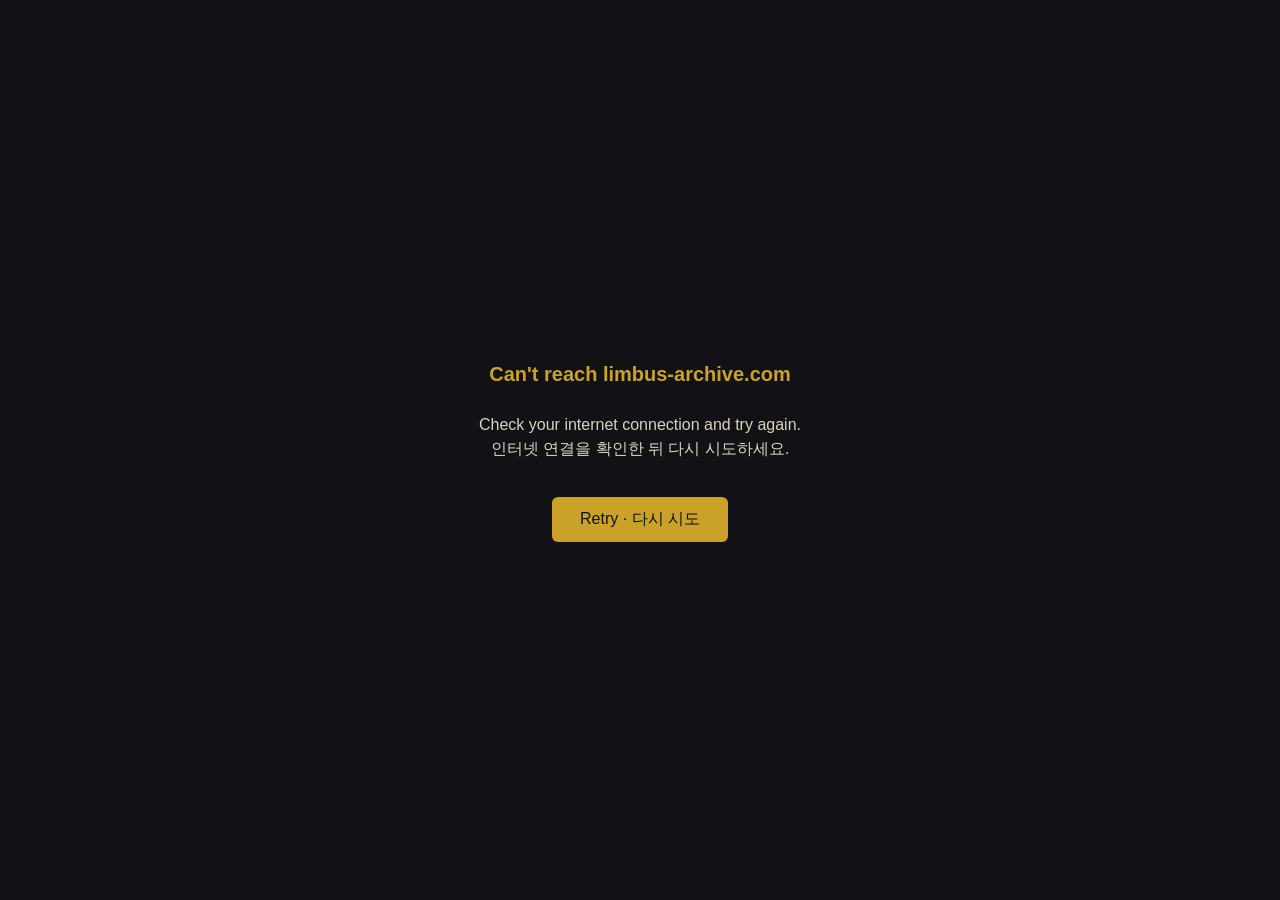
<file: limbus-archive-android/app/src/main/assets/offline.html>
<!doctype html>
<html><head><meta charset="utf-8"><meta name="viewport" content="width=device-width,initial-scale=1">
<style>
html,body{margin:0;height:100%;background:#121216;color:#d8d2c0;font:16px/1.5 sans-serif}
main{display:flex;flex-direction:column;align-items:center;justify-content:center;height:100%;padding:0 24px;text-align:center}
h1{font-size:20px;color:#c9a227;margin:0 0 8px}
button{margin-top:20px;padding:12px 28px;font-size:16px;background:#c9a227;color:#121216;border:0;border-radius:6px}
</style></head>
<body><main>
<h1>Can't reach limbus-archive.com</h1>
<p>Check your internet connection and try again.<br>인터넷 연결을 확인한 뒤 다시 시도하세요.</p>
<button onclick="Android.retry()">Retry · 다시 시도</button>
</main></body></html>
</file>
<file: limbus-archive-android/app/src/main/assets/files/style.css>
:root {
  --bg: #121216;
  --panel: #1b1b21;
  --panel2: #24242c;
  --line: #2f2f39;
  --text: #e4ddc8;
  --dim: #9a937f;
  --gold: #c9a227;
  --red: #d0564a;
  color-scheme: dark;
}
* { box-sizing: border-box; -webkit-tap-highlight-color: transparent; }
html, body { margin: 0; background: var(--bg); color: var(--text); font: 15px/1.45 system-ui, -apple-system, "Noto Sans KR", sans-serif; }
button { font: inherit; color: var(--text); background: var(--panel2); border: 1px solid var(--line); border-radius: 8px; padding: 9px 14px; }
button:active { filter: brightness(1.3); }
button.primary { background: var(--gold); color: #17140b; border-color: var(--gold); font-weight: 600; }
button.icon { background: none; border: 0; font-size: 28px; line-height: 1; padding: 4px 10px; }
button:disabled { opacity: .45; }
input[type=search] { width: 100%; font: inherit; color: var(--text); background: var(--panel); border: 1px solid var(--line); border-radius: 8px; padding: 10px 12px; }
header { position: sticky; top: 0; z-index: 5; display: flex; align-items: center; gap: 4px; padding: 8px 8px 8px 4px; background: rgba(18,18,22,.96); border-bottom: 1px solid var(--line); }
header .title { display: flex; flex-direction: column; min-width: 0; }
header .title b { color: var(--gold); white-space: nowrap; overflow: hidden; text-overflow: ellipsis; }
header .title small { color: var(--dim); white-space: nowrap; overflow: hidden; text-overflow: ellipsis; }
main { padding: 12px 16px 80px; max-width: 900px; margin: 0 auto; }
h2 { font-size: 16px; color: var(--gold); margin: 22px 0 8px; }
p { margin: 6px 0; }
.dim { color: var(--dim); }
.small { font-size: 13px; }
.card { background: var(--panel); border: 1px solid var(--line); border-radius: 10px; padding: 12px 14px; margin: 10px 0; }
.row { display: flex; gap: 8px; align-items: center; flex-wrap: wrap; }
.grow { flex: 1; min-width: 0; }
.list { list-style: none; margin: 8px 0; padding: 0; border-top: 1px solid var(--line); }
.list li { display: flex; gap: 10px; align-items: center; padding: 10px 2px; border-bottom: 1px solid var(--line); }
.list li .main { flex: 1; min-width: 0; }
.list li .main b, .list li .main span { display: block; overflow: hidden; text-overflow: ellipsis; white-space: nowrap; }
.list li .main b { font-weight: 500; }
.list li .main span { color: var(--dim); font-size: 12.5px; }
.list li .side { color: var(--dim); font-size: 12px; white-space: nowrap; }
.list li.tap:active { background: var(--panel2); }
.badge { display: inline-block; min-width: 74px; text-align: center; font-size: 11px; padding: 2px 6px; border-radius: 6px; background: var(--panel2); color: var(--dim); border: 1px solid var(--line); flex: none; }
.badge.Texture2D, .badge.Sprite { color: #8fd18a; border-color: #35513a; }
.badge.TextAsset, .badge.MonoBehaviour { color: #8ab8d9; border-color: #2f4a5c; }
.badge.AudioClip, .badge.VideoClip { color: #d9a98a; border-color: #5c3f2f; }
.badge.Font { color: #c8a2e0; border-color: #4b365a; }
.chips { display: flex; gap: 6px; overflow-x: auto; padding: 8px 0; scrollbar-width: none; }
.chips::-webkit-scrollbar { display: none; }
.chip { flex: none; border-radius: 16px; padding: 5px 11px; font-size: 13px; background: var(--panel); }
.chip.on { background: var(--gold); color: #17140b; border-color: var(--gold); }
.more { display: block; width: 100%; margin: 10px 0; }
.progress { color: var(--gold); font-size: 13px; min-height: 18px; }
.err { color: var(--red); white-space: pre-wrap; }
.sheet { position: fixed; inset: 0; z-index: 20; background: rgba(0,0,0,.6); display: flex; align-items: flex-end; justify-content: center; }
.sheet.hidden { display: none; }
.sheet-body { width: 100%; max-width: 900px; max-height: 92vh; display: flex; flex-direction: column; background: var(--panel); border-top: 1px solid var(--line); border-radius: 14px 14px 0 0; }
.sheet-head { display: flex; align-items: flex-start; gap: 8px; padding: 12px 8px 8px 16px; border-bottom: 1px solid var(--line); }
.sheet-title { flex: 1; min-width: 0; display: flex; flex-direction: column; }
.sheet-title b { word-break: break-all; }
.sheet-title small { color: var(--dim); word-break: break-all; }
.p-content { flex: 1; overflow: auto; padding: 12px 16px; min-height: 120px; }
.p-content img { display: block; max-width: 100%; margin: 0 auto; image-rendering: auto;
  background: repeating-conic-gradient(#2a2a32 0 25%, #1f1f26 0 50%) 0 0 / 16px 16px; }
.p-content video, .p-content audio { display: block; width: 100%; }
.p-content pre { margin: 0; font: 12px/1.45 ui-monospace, "Roboto Mono", monospace; white-space: pre-wrap; word-break: break-all; color: #d6d1c2; }
.actions { display: flex; gap: 8px; padding: 10px 16px calc(12px + env(safe-area-inset-bottom)); border-top: 1px solid var(--line); flex-wrap: wrap; }
.actions button { flex: 1; min-width: 90px; }
.toast { position: fixed; left: 16px; right: 16px; bottom: 24px; z-index: 30; background: #2b2b33; border: 1px solid var(--line); color: var(--text); padding: 12px 14px; border-radius: 10px; text-align: center; }
.toast.hidden { display: none; }
.spinner { display: inline-block; width: 14px; height: 14px; border: 2px solid var(--dim); border-top-color: var(--gold); border-radius: 50%; animation: spin 0.8s linear infinite; vertical-align: -2px; margin-right: 6px; }
@keyframes spin { to { transform: rotate(360deg); } }
ol.steps { padding-left: 20px; margin: 6px 0; }
ol.steps li { margin: 4px 0; }
code { background: var(--panel2); padding: 1px 5px; border-radius: 4px; font-size: 12.5px; word-break: break-all; }
</file>
